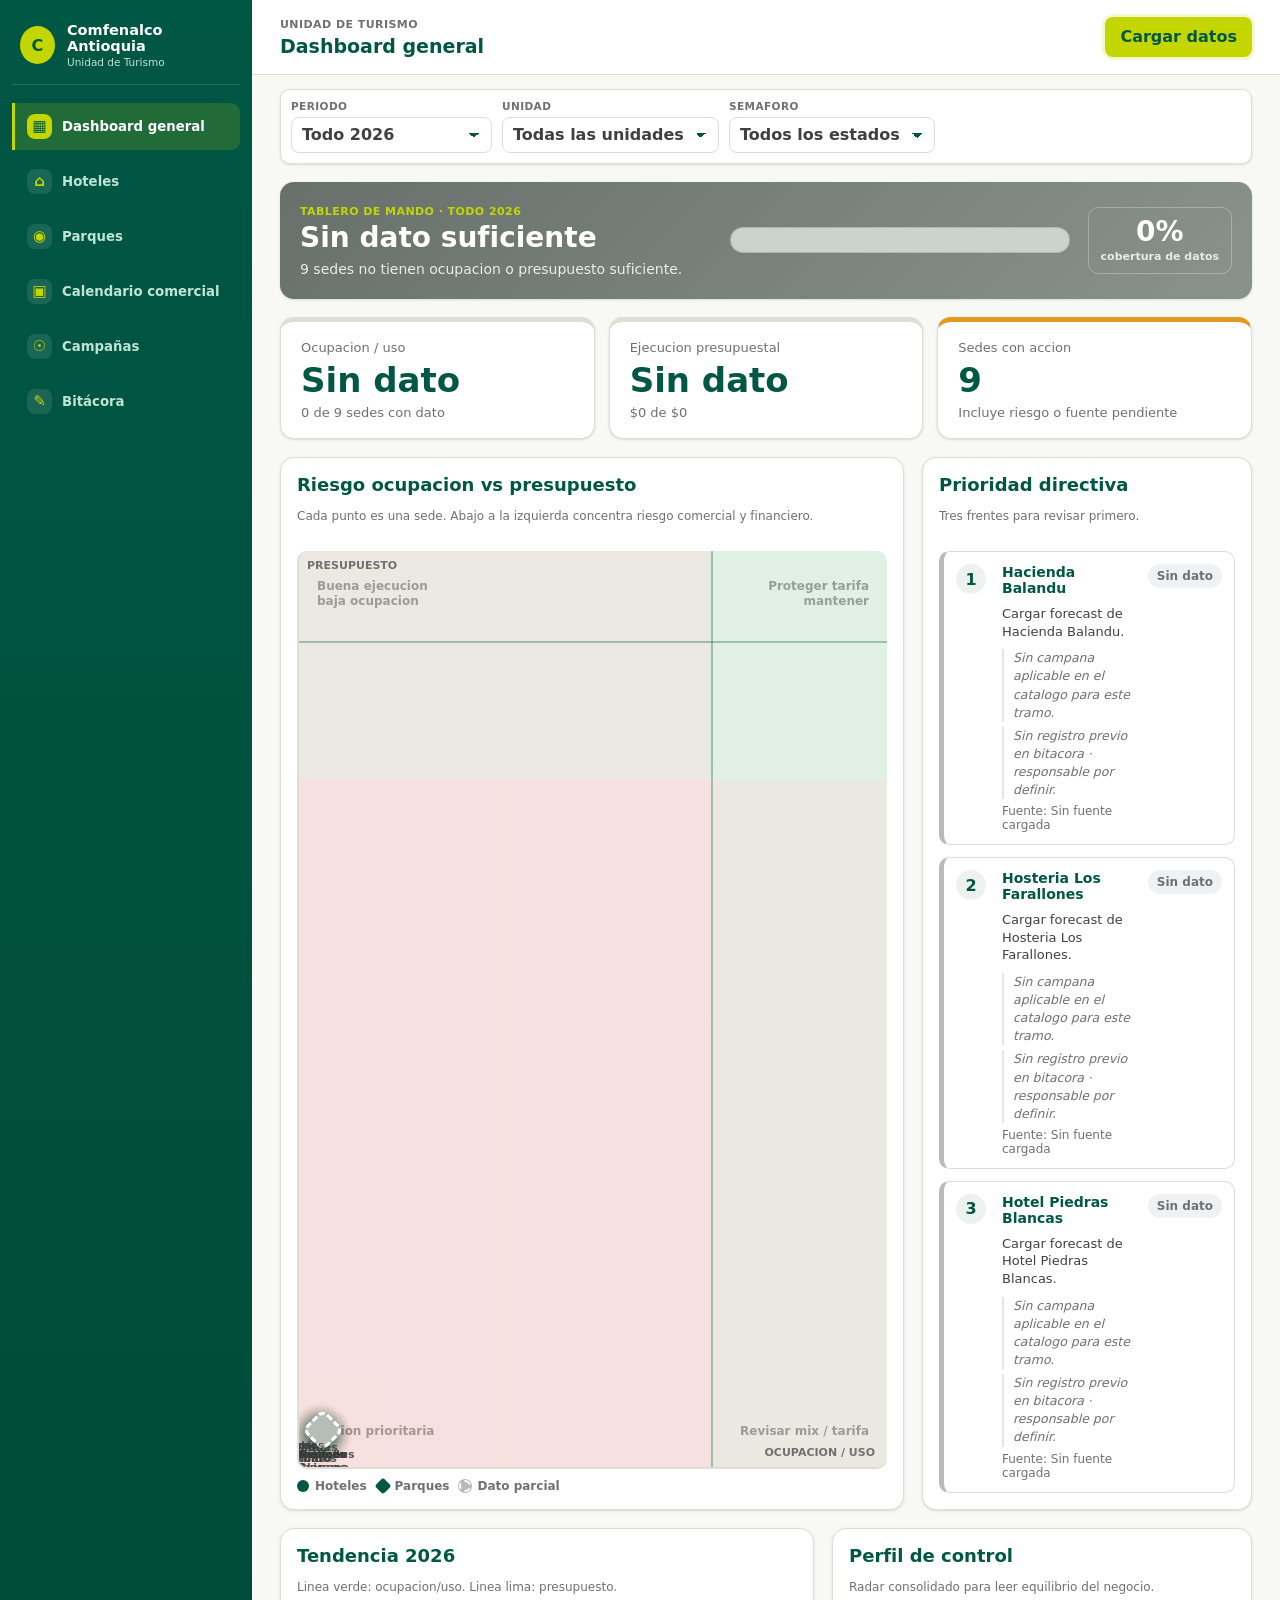
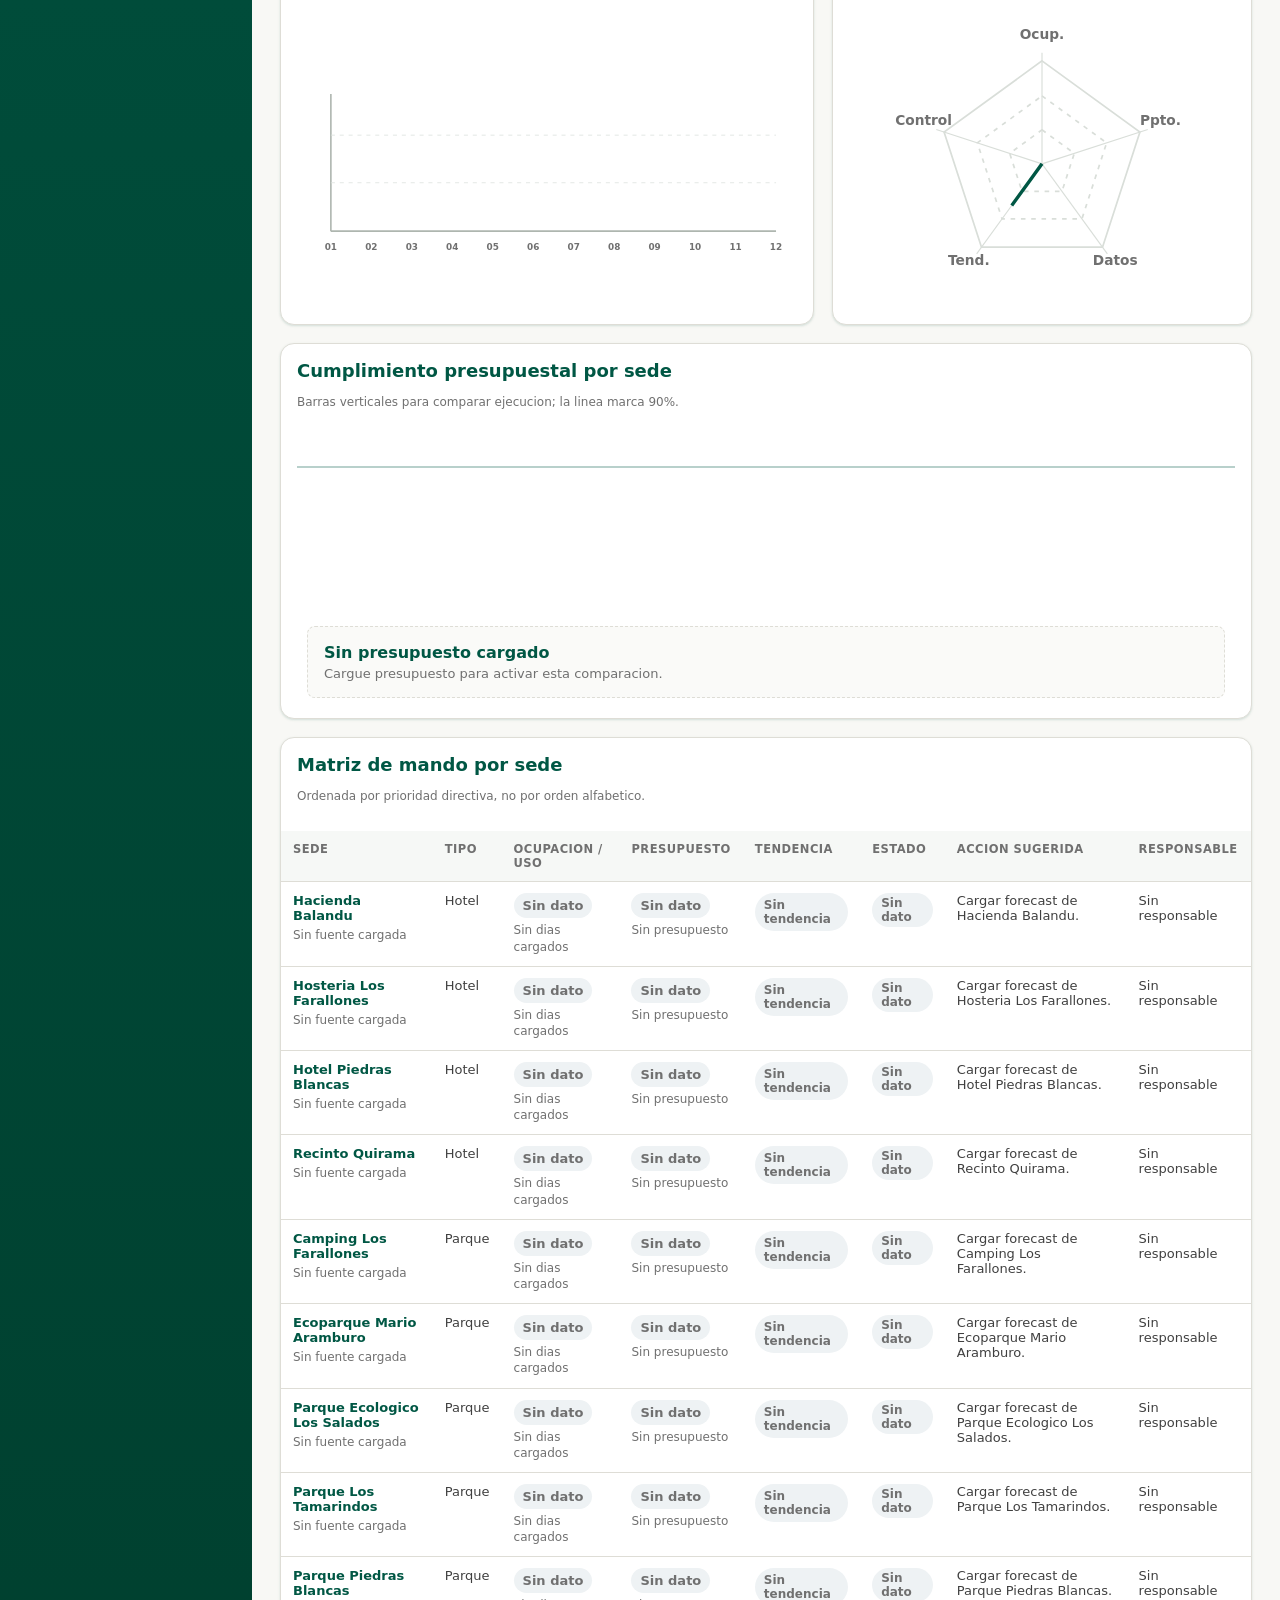
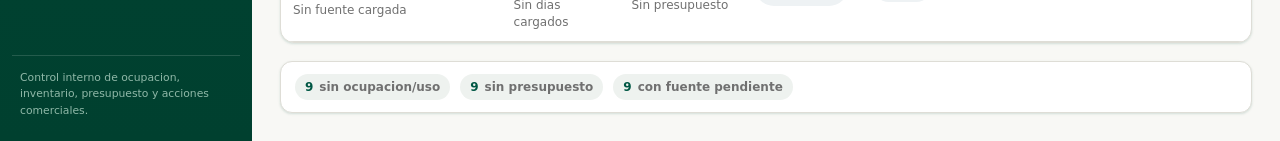
<file: index.html>
<!doctype html>
<html lang="es">
<head>
  <meta charset="utf-8">
  <meta name="viewport" content="width=device-width, initial-scale=1">
  <title>Tablero de ocupacion y presupuesto · Comfenalco Antioquia</title>
  <link rel="stylesheet" href="./styles/app.css">
</head>
<body>
  <div class="app-shell">
    <aside class="sidebar">
      <div class="brand">
        <div class="brand-mark">C</div>
        <div>
          <strong>Comfenalco Antioquia</strong>
          <span>Unidad de Turismo</span>
        </div>
      </div>

      <nav id="appNav" class="nav"></nav>

      <div class="sidebar-note">
        Control interno de ocupacion, inventario, presupuesto y acciones comerciales.
      </div>
    </aside>

    <main class="main">
      <header class="topbar">
        <div>
          <p class="eyebrow">Unidad de Turismo</p>
          <h1 id="viewTitle">Dashboard general</h1>
        </div>
        <div class="header-actions">
          <div class="status-pill" id="dataStatus" hidden></div>
          <button type="button" class="btn-upload" id="btnHeaderDataLoad">Cargar datos</button>
        </div>
      </header>

      <section id="globalFilters" class="global-filter-shell"></section>
      <section id="appView" class="view"></section>
    </main>
  </div>

  <script type="module" src="./src/main.js"></script>
</body>
</html>
</file>
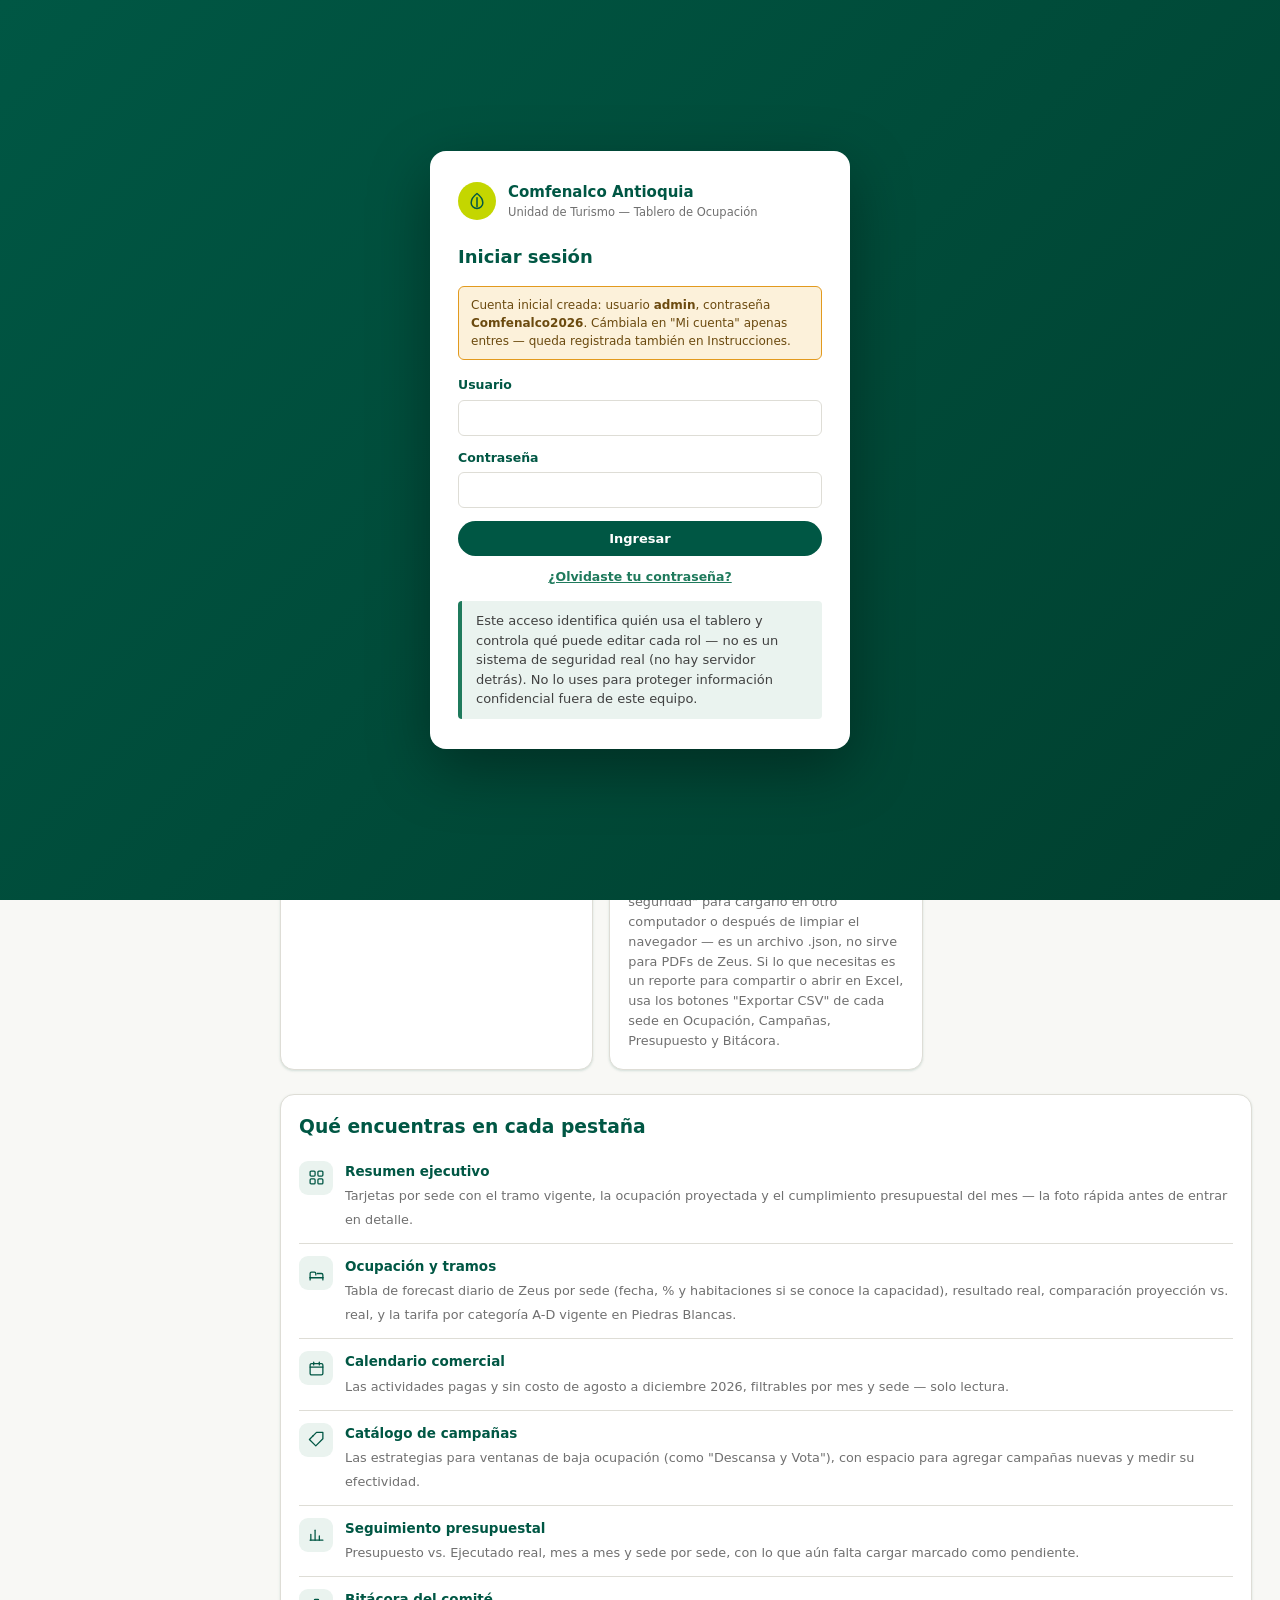
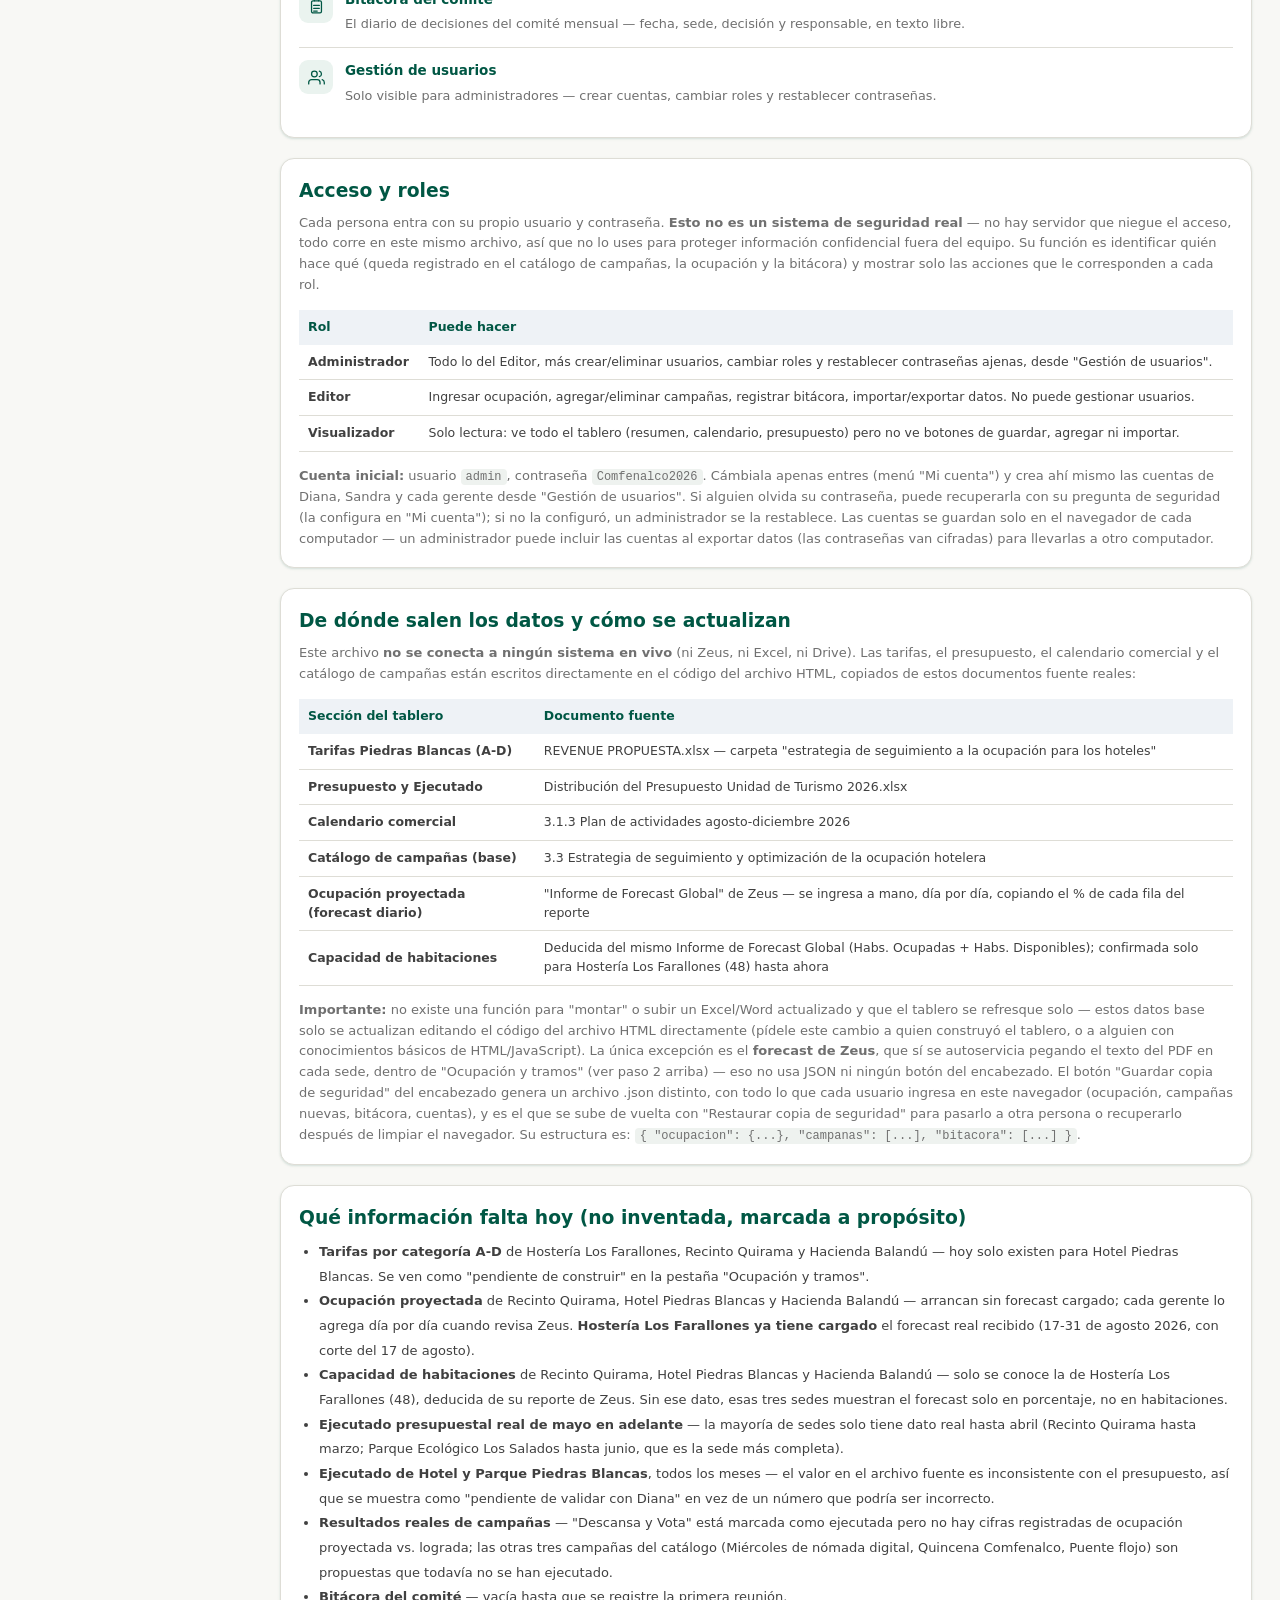
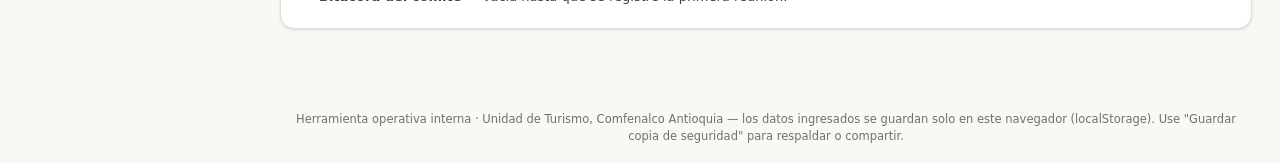
<file: 05-tablero-ocupacion/tablero-seguimiento-ocupacion-v2.html>
<!DOCTYPE html>
<html lang="es">
<head>
<meta charset="UTF-8">
<meta name="viewport" content="width=device-width, initial-scale=1.0">
<title>Tablero de Ocupación y Comercial · Unidad de Turismo Comfenalco Antioquia</title>
<!-- Sin dependencias externas: el gráfico de la pestaña "Seguimiento
     presupuestal" se construye con divs y CSS (ver renderBudgetChart), no
     con una librería cargada desde una CDN. Así el tablero funciona igual
     completamente sin conexión a internet, incluidos los gráficos. -->
<style>
/* ============================================================
   LIMITACIÓN DE PERSISTENCIA — LÉASE ANTES DE USAR
   Este tablero guarda todo lo que el usuario ingresa (ocupación,
   campañas nuevas, bitácora) en localStorage del NAVEGADOR donde
   se abre el archivo. No hay servidor ni base de datos: si este
   mismo archivo .html se abre en otro computador, o en otro
   navegador del mismo computador, NO va a ver los datos guardados
   aquí. Use el botón "Guardar copia de seguridad" para descargar un
   respaldo en JSON y "Restaurar copia de seguridad" para cargarlo en
   otra máquina o después de limpiar el navegador.

   PALETA — tomada de comfenalcoantioquia.com.co/personas (colores
   computados reales del sitio, no una aproximación):
     verde institucional oscuro  #005744  (encabezados, texto de marca)
     verde lima de acento        #C4D600  (botones tipo píldora, CTAs)
     verde secundario            #1E9B32  (usado aquí solo para el
                                            semáforo de tramo "Estándar",
                                            para no confundirlo con el
                                            verde oscuro de la marca)
   Tipografía: system-ui en todo el tablero (sin fuentes externas — el
   sitio real usa la fuente "Mitr" de Google Fonts en sus títulos, pero
   cargarla exigiría una segunda dependencia de red; --font-display usa
   el system-ui en negrita para acercarse a ese mismo peso visual sin
   depender de internet para verse bien).
   El semáforo de tramos (verde/ámbar/rojo) usa sus propios tonos,
   independientes de la marca, porque ese código de color tiene que
   seguir leyéndose como semáforo — si el "Estándar" usara el mismo
   verde oscuro que encabezados y botones, dejaría de destacar.
   ============================================================ */

:root{
  --navy:#005744;
  --navy-dark:#00402F;
  --navy-soft:#1F7A5C;
  --gold:#C4D600;
  --gold-soft:#DCE96B;
  --gold-text:#005744;
  --gray:#404040;
  --gray-soft:#707070;
  --bg:#F8F8F5;
  --card-bg:#FFFFFF;
  --border:#DEDDD6;
  --verde:#1E9B32;
  --verde-bg:#E9F5E7;
  --amarillo:#E29A1E;
  --amarillo-bg:#FCF1DA;
  --rojo:#C0362B;
  --rojo-bg:#FBE9E8;
  --semaforo-housing:#26332A;
  --shadow: 0 1px 3px rgba(0,87,68,0.10), 0 1px 2px rgba(0,87,68,0.06);
  --font-display: system-ui, -apple-system, "Segoe UI", Roboto, sans-serif;
}

*{box-sizing:border-box;}
html,body{margin:0;padding:0;}
body{
  font-family: system-ui, -apple-system, "Segoe UI", Roboto, Helvetica, Arial, sans-serif;
  background:var(--bg);
  color:var(--gray);
  line-height:1.5;
  min-height:100vh;
}
h1,h2,h3,h4{color:var(--navy); margin:0 0 8px 0; font-family:var(--font-display); font-weight:600;}
a{color:var(--navy);}
table{border-collapse:collapse; width:100%;}
button{font-family:inherit; cursor:pointer;}
input,select,textarea{font-family:inherit; font-size:14px;}

/* ---------- APP SHELL: sidebar + content column ---------- */
.app-shell{display:flex; align-items:stretch; min-height:100vh;}

.sidebar{
  width:252px;
  flex-shrink:0;
  background:linear-gradient(180deg, var(--navy) 0%, var(--navy-dark) 100%);
  display:flex;
  flex-direction:column;
  position:sticky;
  top:0;
  align-self:flex-start;
  height:100vh;
}
.sidebar-brand{
  display:flex;
  align-items:center;
  gap:11px;
  padding:22px 20px 18px 20px;
  border-bottom:1px solid rgba(255,255,255,0.14);
}
.brand-mark{
  width:38px; height:38px; border-radius:50%;
  background:var(--gold);
  display:flex; align-items:center; justify-content:center;
  flex-shrink:0;
}
.brand-mark svg{width:20px; height:20px; stroke:var(--gold-text);}
.brand-text{display:flex; flex-direction:column; line-height:1.3; min-width:0;}
.brand-text strong{color:#fff; font-family:var(--font-display); font-size:14.5px; font-weight:600;}
.brand-text span{color:#BFE3D4; font-size:10.5px;}

/* ---------- NAV TABS (sidebar items) ---------- */
nav.tabs{
  flex:1;
  display:flex;
  flex-direction:column;
  gap:2px;
  padding:14px 12px;
  overflow-y:auto;
}
nav.tabs button{
  background:transparent;
  border:none;
  border-left:3px solid transparent;
  color:#BFE3D4;
  padding:11px 12px;
  font-size:13.3px;
  font-weight:600;
  font-family:var(--font-display);
  text-align:left;
  border-radius:0 9px 9px 0;
  display:flex;
  align-items:center;
  gap:10px;
  cursor:pointer;
  transition:background .15s ease, color .15s ease;
}
nav.tabs button svg{width:17px; height:17px; flex-shrink:0; opacity:.8;}
nav.tabs button:hover{background:rgba(255,255,255,0.08); color:#fff;}
nav.tabs button.active{
  background:rgba(196,214,0,0.16);
  color:#fff;
  border-left-color:var(--gold);
}
nav.tabs button.active svg{opacity:1; stroke:var(--gold);}
.sidebar-footer{
  padding:14px 20px 20px 20px;
  border-top:1px solid rgba(255,255,255,0.14);
  color:#8FB8A8;
  font-size:10.3px;
  line-height:1.5;
}

.content-col{flex:1; display:flex; flex-direction:column; min-width:0;}

/* ---------- HEADER (top bar of content column) ---------- */
header.app-header{
  background:#fff;
  color:var(--navy);
  padding:16px 28px;
  display:flex;
  justify-content:space-between;
  align-items:center;
  flex-wrap:wrap;
  gap:12px;
  border-bottom:1px solid var(--border);
  position:sticky;
  top:0;
  z-index:20;
}
header.app-header .titles h1{
  color:var(--navy);
  font-size:18.5px;
  margin:0;
  font-family:var(--font-display);
  font-weight:600;
}
header.app-header .titles p{
  margin:2px 0 0 0;
  font-size:12.5px;
  color:var(--gray-soft);
}
.header-actions{display:flex; gap:8px; flex-wrap:wrap;}
.btn{
  border:1px solid transparent;
  border-radius:999px;
  padding:9px 18px;
  font-size:13px;
  font-weight:600;
  display:inline-flex;
  align-items:center;
  gap:6px;
  transition:filter .15s ease, background .15s ease;
  cursor:pointer;
}
.btn svg{width:15px; height:15px; flex-shrink:0;}
.btn:hover{filter:brightness(1.08);}
.btn-gold{background:var(--gold); color:var(--gold-text); border-color:var(--gold);}
.btn-outline{background:transparent; color:#fff; border-color:rgba(255,255,255,0.55);}
.btn-outline:hover{background:rgba(255,255,255,0.10);}
.btn-navy{background:var(--navy); color:#fff;}
.btn-navy:hover{background:var(--navy-soft);}
.btn-ghost{background:transparent; color:var(--navy); border:1px solid var(--border);}
.btn-ghost:hover{background:#EFF3F1;}
.btn-danger{background:#fff; color:var(--rojo); border:1px solid var(--rojo);}
.btn-sm{padding:6px 12px; font-size:12px;}
input[type=file].hidden-file{display:none;}

/* ---------- LAYOUT ---------- */
main{padding:24px 28px 64px 28px; max-width:1400px; width:100%; margin:0 auto;}
.tab-panel{display:none;}
.tab-panel.active{display:block; animation:fadeIn .2s ease;}
@keyframes fadeIn{from{opacity:0; transform:translateY(4px);} to{opacity:1; transform:translateY(0);}}

.section-title{
  display:flex;
  align-items:baseline;
  justify-content:space-between;
  flex-wrap:wrap;
  gap:8px;
  margin-bottom:14px;
  border-bottom:2px solid var(--border);
  padding-bottom:10px;
}
.section-title h2{font-size:19px; margin:0;}
.section-title .subtitle{font-size:13px; color:var(--gray-soft);}

.card{
  background:var(--card-bg);
  border:1px solid var(--border);
  border-radius:14px;
  box-shadow:var(--shadow);
  padding:18px;
}
.note{
  background:#EAF3EF;
  border-left:4px solid var(--navy-soft);
  padding:10px 14px;
  border-radius:4px;
  font-size:13px;
  color:var(--gray);
  margin-bottom:16px;
}
.note.pending{border-left-color:var(--amarillo); background:var(--amarillo-bg);}
.badge{
  display:inline-block;
  font-size:11px;
  font-weight:700;
  padding:3px 9px;
  border-radius:20px;
  text-transform:uppercase;
  letter-spacing:.02em;
}
.badge-verde{background:var(--verde-bg); color:var(--verde);}
.badge-amarillo{background:var(--amarillo-bg); color:var(--amarillo);}
.badge-rojo{background:var(--rojo-bg); color:var(--rojo);}
.badge-gray{background:#EAECEF; color:var(--gray-soft);}
.badge-navy{background:#E4EBF1; color:var(--navy);}

/* ---------- KPI CARDS (Resumen ejecutivo) ---------- */
.kpi-grid{
  display:grid;
  grid-template-columns:repeat(auto-fit, minmax(255px,1fr));
  gap:16px;
  margin-bottom:26px;
}
.kpi-card{
  background:var(--card-bg);
  border:1px solid var(--border);
  border-radius:14px;
  box-shadow:var(--shadow);
  overflow:hidden;
  display:flex;
  flex-direction:column;
  transition:transform .15s ease, box-shadow .15s ease;
}
.kpi-card:hover{transform:translateY(-3px); box-shadow:0 6px 18px rgba(0,87,68,0.14);}
.kpi-card .kpi-stripe{height:6px;}
.kpi-stripe.verde{background:var(--verde);}
.kpi-stripe.amarillo{background:var(--amarillo);}
.kpi-stripe.rojo{background:var(--rojo);}
.kpi-stripe.neutro{background:var(--border);}
.kpi-card .kpi-body{padding:16px 18px 18px 18px;}
.kpi-title-row{display:flex; align-items:center; gap:10px; margin-bottom:2px;}
.kpi-icon{
  width:32px; height:32px; border-radius:9px; background:#EAF3EF; color:var(--navy);
  display:flex; align-items:center; justify-content:center; flex-shrink:0;
}
.kpi-icon svg{width:17px; height:17px;}
.kpi-card h3{font-size:14.5px; margin:0;}
.kpi-card .kpi-role{font-size:11.5px; color:var(--gray-soft); margin:4px 0 10px 0;}
.kpi-row{display:flex; justify-content:space-between; align-items:center; margin-top:8px; font-size:13px;}
.kpi-row .label{color:var(--gray-soft);}
.kpi-row .value{font-weight:700; color:var(--navy);}
.kpi-big{font-size:26px; font-weight:800; color:var(--navy); margin-top:2px;}

/* ---------- SEMÁFORO (rojo/amarillo/verde real, no solo un color de acento) ---------- */
.semaforo{
  display:inline-flex;
  flex-direction:column;
  gap:5px;
  background:var(--semaforo-housing);
  border-radius:9px;
  padding:6px 5px;
  flex-shrink:0;
}
.semaforo.horizontal{flex-direction:row;}
.semaforo .luz{
  width:12px; height:12px; border-radius:50%;
  background:rgba(255,255,255,0.14);
  transition:background .15s ease, box-shadow .15s ease;
}
.semaforo .luz.rojo.active{background:var(--rojo); box-shadow:0 0 7px 1.5px rgba(192,54,43,0.75);}
.semaforo .luz.amarillo.active{background:var(--amarillo); box-shadow:0 0 7px 1.5px rgba(226,154,30,0.75);}
.semaforo .luz.verde.active{background:var(--verde); box-shadow:0 0 7px 1.5px rgba(30,155,50,0.75);}
.semaforo.lg .luz{width:16px; height:16px;}
.semaforo.lg{padding:8px 7px; gap:7px; border-radius:11px;}

/* ---------- FORMS ---------- */
.form-grid{
  display:grid;
  grid-template-columns:repeat(auto-fit,minmax(180px,1fr));
  gap:14px;
  align-items:end;
}
.field label{
  display:block;
  font-size:12.5px;
  font-weight:600;
  color:var(--navy);
  margin-bottom:5px;
}
.field input, .field select, .field textarea{
  width:100%;
  padding:9px 10px;
  border:1px solid var(--border);
  border-radius:6px;
  background:#fff;
  color:var(--gray);
}
.field input:focus, .field select:focus, .field textarea:focus{
  outline:2px solid var(--navy-soft);
  outline-offset:1px;
}
.field-hint{font-size:11.5px; color:var(--gray-soft); margin-top:4px;}

/* ---------- SEDE OCUPACIÓN CARDS ---------- */
.sede-occ-card{margin-bottom:20px;}
.sede-occ-head{
  display:flex;
  justify-content:space-between;
  align-items:flex-start;
  flex-wrap:wrap;
  gap:10px;
  margin-bottom:14px;
}
.sede-occ-head h3{margin:0; font-size:17px;}
.sede-occ-head .mezcla{font-size:12px; color:var(--gray-soft);}
.tramo-result{
  display:flex;
  align-items:center;
  gap:14px;
  margin-top:14px;
  padding:14px;
  border-radius:8px;
  background:#F8F9FB;
  border:1px solid var(--border);
}
.tramo-text .tramo-name{font-weight:800; font-size:16px; color:var(--navy);}
.tramo-text .tramo-desc{font-size:12.5px; color:var(--gray-soft);}
.tramo-text .tramo-abs{font-size:12.5px; color:var(--navy); font-weight:600; margin-top:2px;}

/* ---------- FORECAST DIARIO (Zeus) ---------- */
.forecast-wrap{overflow-x:auto; border:1px solid var(--border); border-radius:8px; margin-top:10px;}
table.forecast-table{font-size:12.5px; min-width:520px;}
table.forecast-table th{background:#EEF2EF; color:var(--navy); padding:7px 9px; text-align:left;}
table.forecast-table td{padding:6px 9px; border-bottom:1px solid var(--border);}
table.forecast-table tr:last-child td{border-bottom:none;}
table.forecast-table tr.hoy{background:var(--amarillo-bg);}
table.forecast-table .dow{color:var(--gray-soft); font-size:11px; text-transform:uppercase;}
.forecast-add-row{display:flex; gap:8px; align-items:flex-end; margin-top:10px; flex-wrap:wrap;}
.forecast-add-row .field{margin-bottom:0; min-width:130px;}
.forecast-meta{display:flex; justify-content:space-between; align-items:center; flex-wrap:wrap; gap:8px; margin-bottom:8px;}
.patron-box{
  background:#EEF2F6; border-left:4px solid var(--navy-soft); border-radius:4px;
  padding:9px 12px; font-size:12.5px; color:var(--gray); margin-top:12px;
}

/* ---------- COMPARACIÓN PROYECCIÓN VS. REAL Y RECOMENDACIÓN ---------- */
.compare-grid{
  display:grid;
  grid-template-columns:repeat(auto-fit, minmax(135px,1fr));
  gap:12px;
  margin-top:14px;
}
.compare-stat{background:#F8F9FB; border:1px solid var(--border); border-radius:8px; padding:10px 12px;}
.compare-stat .compare-label{font-size:10.8px; color:var(--gray-soft); text-transform:uppercase; letter-spacing:.02em; font-weight:700;}
.compare-stat .compare-value{font-size:19px; font-weight:800; color:var(--navy); margin-top:3px;}
.compare-stat .compare-value.pos{color:var(--verde);}
.compare-stat .compare-value.neg{color:var(--rojo);}

.recomendacion-box{
  border-radius:8px; padding:14px; margin-top:14px; border:1px solid var(--border);
  display:flex; gap:12px; align-items:flex-start;
}
.recomendacion-box.precio{background:#EAF3EF; border-color:var(--verde);}
.recomendacion-box.mantener{background:#EEF2F6; border-color:var(--navy-soft);}
.recomendacion-box.promocional{background:var(--amarillo-bg); border-color:var(--amarillo);}
.recomendacion-box.promocional-urgente{background:var(--rojo-bg); border-color:var(--rojo);}
.recomendacion-box.sin-dato{background:#F4F4F2; border-color:var(--border);}
.recomendacion-box.cierre-operativo{background:#F4F4F2; border-color:var(--border);}
.recomendacion-icon{
  width:30px; height:30px; border-radius:50%; display:flex; align-items:center; justify-content:center;
  flex-shrink:0; background:#fff; box-shadow:0 1px 2px rgba(0,0,0,0.12);
}
.recomendacion-icon svg{width:16px; height:16px;}
.recomendacion-body{flex:1;}
.recomendacion-title{font-weight:700; font-size:12.5px; color:var(--navy); text-transform:uppercase; letter-spacing:.02em; margin-bottom:3px;}
.recomendacion-text{font-size:13px; color:var(--gray); line-height:1.55;}
.recomendacion-alerta{
  margin-top:9px; padding-top:9px; border-top:1px solid rgba(0,0,0,0.10);
  font-size:12.5px; color:var(--rojo); font-weight:600; line-height:1.5;
}

table.rate-table{margin-top:10px; font-size:13px;}
table.rate-table th, table.rate-table td{
  border:1px solid var(--border);
  padding:7px 10px;
  text-align:center;
}
table.rate-table th{background:var(--navy); color:#fff; font-weight:600;}
table.rate-table tr.highlight td{background:var(--verde-bg); font-weight:700;}
table.rate-table tr.highlight.amarillo td{background:var(--amarillo-bg);}
table.rate-table tr.highlight.rojo td{background:var(--rojo-bg);}
table.rate-table td:first-child, table.rate-table th:first-child{text-align:left; font-weight:600;}

.calendar-rules{font-size:12.5px; color:var(--gray); margin-top:12px;}
.calendar-rules ul{margin:6px 0 0 0; padding-left:18px;}
.calendar-rules li{margin-bottom:4px;}

/* ---------- QUIRAMA SPLIT ---------- */
.quirama-split{
  display:grid;
  grid-template-columns:1fr 1fr;
  gap:14px;
  margin-top:12px;
}
.split-box{
  border-radius:8px;
  padding:12px 14px;
  border:1px solid var(--border);
}
.split-box.individual{background:#EEF6EF; border-color:var(--verde);}
.split-box.empresarial{background:#EEF2F6; border-color:var(--navy-soft);}
.split-box .split-label{font-size:11.5px; font-weight:700; text-transform:uppercase; letter-spacing:.03em; color:var(--gray-soft);}
.split-box .split-value{font-size:20px; font-weight:800; color:var(--navy); margin-top:2px;}
.split-box .split-note{font-size:11.5px; color:var(--gray-soft); margin-top:4px;}

/* ---------- CALENDAR TAB ---------- */
.filters-row{
  display:flex;
  gap:10px;
  flex-wrap:wrap;
  margin-bottom:16px;
  align-items:center;
}
.chip-group{display:flex; flex-wrap:wrap; gap:6px;}
.chip{
  border:1px solid var(--border);
  background:#fff;
  color:var(--gray);
  padding:6px 13px;
  border-radius:20px;
  font-size:12.5px;
  font-weight:600;
}
.chip.active{background:var(--navy); color:#fff; border-color:var(--navy);}
.calendar-table-wrap{overflow-x:auto; border:1px solid var(--border); border-radius:10px;}
table.calendar-table{font-size:13px; min-width:900px;}
table.calendar-table th{
  background:var(--navy); color:#fff; text-align:left; padding:10px 12px; position:sticky; top:0;
}
table.calendar-table td{padding:10px 12px; border-bottom:1px solid var(--border); vertical-align:top;}
table.calendar-table tr:nth-child(even){background:#FAFBFC;}
.tipo-tag{font-size:11px; font-weight:700; padding:2px 8px; border-radius:12px;}
.tipo-tag.paga{background:var(--amarillo-bg); color:var(--amarillo);}
.tipo-tag.sincosto{background:var(--verde-bg); color:var(--verde);}

/* ---------- CAMPAIGN CATALOG ---------- */
table.campaign-table{font-size:12.8px;}
table.campaign-table th{background:var(--navy); color:#fff; padding:9px 10px; text-align:left;}
table.campaign-table td{padding:9px 10px; border-bottom:1px solid var(--border);}
table.campaign-table tr:nth-child(even){background:#FAFBFC;}
.status-tag{font-size:10.5px; font-weight:700; padding:2px 8px; border-radius:10px;}
.status-tag.ejecutada{background:var(--verde-bg); color:var(--verde);}
.status-tag.propuesta{background:#EAECEF; color:var(--gray-soft);}
.eff-bar-wrap{width:80px; height:8px; background:#EAECEF; border-radius:4px; overflow:hidden; margin-top:3px;}
.eff-bar{height:100%; background:var(--verde);}

/* ---------- BUDGET TAB (gráfico propio en CSS, sin librería externa) ---------- */
.chart-card{margin-bottom:22px;}
.chart-container{position:relative;}
.month-select-row{display:flex; align-items:center; gap:10px; margin-bottom:14px; flex-wrap:wrap;}
.bar-legend{display:flex; gap:20px; margin-bottom:16px; font-size:12.5px; color:var(--gray-soft); flex-wrap:wrap;}
.bar-legend span{display:inline-flex; align-items:center; gap:7px;}
.bar-legend .dot{width:11px; height:11px; border-radius:3px; display:inline-block; flex-shrink:0;}
.bar-legend .dot.ppto{background:var(--navy);}
.bar-legend .dot.ejec{background:var(--gold);}
.bar-legend .dot.pending{background:repeating-linear-gradient(45deg, #D8D8D2, #D8D8D2 4px, #EFEFEA 4px, #EFEFEA 8px);}
.bar-group{padding:13px 0; border-bottom:1px solid var(--border);}
.bar-group:last-child{border-bottom:none;}
.bar-group-label{font-weight:700; color:var(--navy); font-size:13.5px; margin-bottom:9px;}
.bar-row{display:flex; align-items:center; gap:10px; margin-bottom:7px;}
.bar-row:last-child{margin-bottom:0;}
.bar-tag{width:34px; flex-shrink:0; font-size:10px; font-weight:700; color:var(--gray-soft); text-transform:uppercase; letter-spacing:.02em;}
.bar-track{flex:1; height:15px; background:#EEF0EC; border-radius:4px; overflow:hidden;}
.bar-fill{height:100%; border-radius:4px;}
.bar-fill.ppto{background:var(--navy);}
.bar-fill.ejec{background:var(--gold);}
.bar-fill.pending{background:repeating-linear-gradient(45deg, #D8D8D2, #D8D8D2 5px, #EFEFEA 5px, #EFEFEA 10px);}
.bar-num{width:195px; flex-shrink:0; font-size:12px; color:var(--gray); text-align:right; font-variant-numeric:tabular-nums;}
.bar-num.pending{color:var(--gray-soft); font-style:italic;}
@media (max-width:640px){
  .bar-num{width:110px; font-size:11px;}
  .bar-tag{width:28px;}
}
table.budget-detail{font-size:12.5px; margin-top:14px;}
table.budget-detail th{background:#EEF2F6; color:var(--navy); padding:8px 9px; text-align:right;}
table.budget-detail th:first-child{text-align:left;}
table.budget-detail td{padding:8px 9px; border-bottom:1px solid var(--border); text-align:right;}
table.budget-detail td:first-child{text-align:left; font-weight:600;}
.pendiente-text{color:var(--gray-soft); font-style:italic;}
details.sede-detail{margin-bottom:10px; border:1px solid var(--border); border-radius:8px; overflow:hidden;}
details.sede-detail summary{
  padding:11px 14px; background:#F8F9FB; cursor:pointer; font-weight:700; color:var(--navy);
  list-style:none; display:flex; justify-content:space-between; align-items:center;
}
details.sede-detail summary::-webkit-details-marker{display:none;}
details.sede-detail .detail-inner{padding:0 14px 14px 14px;}

/* ---------- BITACORA ---------- */
.log-entry{
  border:1px solid var(--border);
  border-left:4px solid var(--navy);
  border-radius:6px;
  padding:12px 14px;
  margin-bottom:10px;
  background:#fff;
}
.log-entry .log-meta{display:flex; justify-content:space-between; font-size:11.5px; color:var(--gray-soft); margin-bottom:5px;}
.log-entry .log-decision{font-size:13.5px; color:var(--gray);}
.log-empty{color:var(--gray-soft); font-size:13px; font-style:italic;}

/* ---------- INSTRUCCIONES ---------- */
.instr-hero{
  background:linear-gradient(135deg, var(--navy) 0%, var(--navy-soft) 100%);
  border-radius:16px;
  padding:26px 28px;
  color:#fff;
  margin-bottom:22px;
  display:flex;
  align-items:center;
  gap:20px;
  flex-wrap:wrap;
}
.instr-hero .instr-hero-icon{
  width:56px; height:56px; border-radius:50%; background:var(--gold);
  display:flex; align-items:center; justify-content:center; flex-shrink:0;
}
.instr-hero .instr-hero-icon svg{width:28px; height:28px; stroke:var(--gold-text);}
.instr-hero h2{color:#fff; margin:0 0 4px 0;}
.instr-hero p{margin:0; color:#D8ECE3; font-size:13.5px; max-width:640px;}

.instr-grid{
  display:grid;
  grid-template-columns:repeat(auto-fit, minmax(280px,1fr));
  gap:16px;
  margin-bottom:24px;
}
.instr-card{
  background:var(--card-bg);
  border:1px solid var(--border);
  border-radius:14px;
  padding:18px;
  box-shadow:var(--shadow);
}
.instr-card .instr-step-num{
  width:28px; height:28px; border-radius:50%; background:var(--navy); color:#fff;
  display:flex; align-items:center; justify-content:center; font-weight:700; font-size:13px;
  font-family:var(--font-display); margin-bottom:10px;
}
.instr-card h4{margin:0 0 6px 0; font-size:14.5px;}
.instr-card p{margin:0; font-size:12.8px; color:var(--gray-soft); line-height:1.55;}
.instr-tab-list{list-style:none; margin:0; padding:0;}
.instr-tab-list li{
  display:flex; align-items:flex-start; gap:12px;
  padding:12px 0; border-bottom:1px solid var(--border);
}
.instr-tab-list li:last-child{border-bottom:none;}
.instr-tab-list .instr-tab-icon{
  width:34px; height:34px; border-radius:9px; background:#EAF3EF; color:var(--navy);
  display:flex; align-items:center; justify-content:center; flex-shrink:0;
}
.instr-tab-list .instr-tab-icon svg{width:17px; height:17px;}
.instr-tab-list strong{display:block; font-size:13.5px; color:var(--navy); margin-bottom:2px;}
.instr-tab-list span{font-size:12.8px; color:var(--gray-soft); line-height:1.5;}

/* ---------- MODAL ---------- */
.modal-overlay{
  position:fixed; inset:0; background:rgba(0,44,34,0.55);
  display:none; align-items:center; justify-content:center; z-index:1000; padding:20px;
}
.modal-overlay.open{display:flex;}
.modal-box{
  background:#fff; border-radius:14px; max-width:560px; width:100%;
  max-height:88vh; overflow-y:auto; box-shadow:0 10px 40px rgba(0,0,0,0.25);
}
.modal-head{
  background:var(--navy); color:#fff; padding:16px 20px; display:flex; justify-content:space-between; align-items:center;
  border-radius:14px 14px 0 0;
}
.modal-head h3{color:#fff; margin:0; font-size:16px; font-family:var(--font-display); font-weight:600;}
.modal-close{background:transparent; border:none; color:#fff; font-size:20px; line-height:1;}
.modal-body{padding:20px;}
.modal-footer{padding:14px 20px; border-top:1px solid var(--border); display:flex; justify-content:flex-end; gap:10px;}
.modal-body .field{margin-bottom:12px;}

/* ---------- TOAST ---------- */
#toast{
  position:fixed; bottom:22px; right:22px; background:var(--navy); color:#fff;
  padding:12px 18px; border-radius:8px; box-shadow:var(--shadow); font-size:13.5px;
  display:none; z-index:1100; max-width:340px; border-left:4px solid var(--gold);
}
#toast.show{display:block; animation:fadeIn .2s ease;}

footer.app-footer{
  text-align:center; padding:18px 28px; font-size:11.5px; color:var(--gray-soft);
}

@media (max-width: 900px){
  .app-shell{flex-direction:column;}
  .sidebar{
    width:100%; height:auto; position:sticky; top:0; z-index:30;
    flex-direction:row; align-items:center;
  }
  .sidebar-brand{border-bottom:none; border-right:1px solid rgba(255,255,255,0.14); padding:12px 16px;}
  .brand-text{display:none;}
  nav.tabs{flex-direction:row; overflow-x:auto; padding:8px;}
  nav.tabs button{border-left:none; border-bottom:3px solid transparent; border-radius:8px; white-space:nowrap;}
  nav.tabs button.active{border-left-color:transparent; border-bottom-color:var(--gold);}
  .sidebar-footer{display:none;}
}

@media (max-width: 720px){
  main{padding:16px;}
  header.app-header{padding:14px 16px;}
  .quirama-split{grid-template-columns:1fr;}
}

/* ==========================================================================
   AUTENTICACIÓN (identificación + interfaz por rol -- NO es seguridad real:
   ver aviso completo en la pantalla de login y en Instrucciones).
   ========================================================================== */
.auth-overlay{
  position:fixed; inset:0; z-index:2000;
  background:linear-gradient(135deg, var(--navy) 0%, var(--navy-dark) 100%);
  display:flex; align-items:center; justify-content:center; padding:20px;
}
.auth-overlay.hidden{display:none;}
.auth-box{
  background:#fff; border-radius:16px; max-width:420px; width:100%;
  padding:30px 28px; box-shadow:0 20px 60px rgba(0,0,0,0.35);
}
.auth-brand{display:flex; align-items:center; gap:12px; margin-bottom:22px;}
.auth-brand strong{display:block; color:var(--navy); font-size:15px; font-family:var(--font-display); font-weight:600;}
.auth-brand span{display:block; color:var(--gray-soft); font-size:11.5px;}
.auth-step h2{font-size:18px; margin:0 0 16px 0;}
.auth-step .field{margin-bottom:13px;}
.auth-error{
  background:var(--rojo-bg); color:var(--rojo); border-radius:6px; padding:9px 12px;
  font-size:12.5px; margin-bottom:13px; font-weight:600;
}
.auth-link{
  display:block; width:100%; text-align:center; background:transparent; border:none;
  color:var(--navy-soft); font-size:12.5px; font-weight:600; margin-top:12px; cursor:pointer; text-decoration:underline;
}
.auth-seed-hint{
  background:var(--amarillo-bg); border:1px solid var(--amarillo); border-radius:6px;
  padding:9px 12px; font-size:12px; color:#6B4A0F; margin-bottom:16px; line-height:1.5;
}

/* ---------- Bloque de usuario en el sidebar ---------- */
.sidebar-user{
  display:flex; align-items:center; gap:9px; padding:13px 16px;
  border-top:1px solid rgba(255,255,255,0.14); border-bottom:1px solid rgba(255,255,255,0.14);
}
.sidebar-user-avatar{
  width:32px; height:32px; border-radius:50%; background:var(--gold); color:var(--gold-text);
  display:flex; align-items:center; justify-content:center; font-weight:700; font-size:12.5px; flex-shrink:0;
}
.sidebar-user-info{flex:1; min-width:0; line-height:1.3;}
.sidebar-user-info strong{display:block; color:#fff; font-size:12.5px; white-space:nowrap; overflow:hidden; text-overflow:ellipsis;}
.sidebar-user-info span{display:block; color:#BFE3D4; font-size:10.5px; text-transform:capitalize;}
.sidebar-logout{
  background:transparent; border:none; color:#BFE3D4; cursor:pointer; padding:6px; border-radius:6px; flex-shrink:0;
  display:flex; align-items:center; justify-content:center;
}
.sidebar-logout:hover{background:rgba(255,255,255,0.10); color:#fff;}
.sidebar-logout svg{width:16px; height:16px;}

/* ---------- Gestión de usuarios (tab admin) ---------- */
table.user-table{font-size:12.8px;}
table.user-table th{background:var(--navy); color:#fff; padding:9px 10px; text-align:left;}
table.user-table td{padding:9px 10px; border-bottom:1px solid var(--border);}
table.user-table tr:nth-child(even){background:#FAFBFC;}
.role-badge{font-size:10.5px; font-weight:700; padding:2px 9px; border-radius:10px; text-transform:capitalize;}
.role-badge.admin{background:#EAF3EF; color:var(--verde);}
.role-badge.editor{background:#E4EBF1; color:var(--navy);}
.role-badge.visualizador{background:#EAECEF; color:var(--gray-soft);}

/* Se ocultan según el rol de la sesión activa (ver applyRolePermissions) */
[data-min-role]{ }
.role-hidden{display:none !important;}
</style>
</head>
<body>

<!-- ============ PANTALLA DE ACCESO ============
     Identifica quién usa el tablero y qué puede ver/editar cada rol.
     No es un mecanismo de seguridad real: no hay servidor que niegue el
     acceso, todo corre en este mismo archivo. No la uses para proteger
     información confidencial fuera de este equipo (ver Instrucciones). -->
<div class="auth-overlay" id="authOverlay">
  <div class="auth-box">
    <div class="auth-brand">
      <div class="brand-mark">
        <svg viewBox="0 0 24 24" fill="none" stroke-width="1.8" stroke-linecap="round" stroke-linejoin="round"><path d="M12 3c-4 3-7 7-7 11a7 7 0 0 0 14 0c0-4-3-8-7-11z"/><path d="M12 8v11"/></svg>
      </div>
      <div>
        <strong>Comfenalco Antioquia</strong>
        <span>Unidad de Turismo — Tablero de Ocupación</span>
      </div>
    </div>

    <div class="auth-step" id="authStepLogin">
      <h2>Iniciar sesión</h2>
      <div id="authSeedHint" class="auth-seed-hint" style="display:none;"></div>
      <div class="field"><label>Usuario</label><input type="text" id="authUsername" autocomplete="username"></div>
      <div class="field"><label>Contraseña</label><input type="password" id="authPassword" autocomplete="current-password"></div>
      <div id="authLoginError" class="auth-error" style="display:none;"></div>
      <button class="btn btn-navy" id="btnLogin" style="width:100%; justify-content:center;">Ingresar</button>
      <button class="auth-link" id="btnGoForgot">¿Olvidaste tu contraseña?</button>
      <div class="note" style="margin-top:16px; margin-bottom:0;">Este acceso identifica quién usa el tablero y controla qué puede editar cada rol — no es un sistema de seguridad real (no hay servidor detrás). No lo uses para proteger información confidencial fuera de este equipo.</div>
    </div>

    <div class="auth-step" id="authStepForgot1" style="display:none;">
      <h2>Recuperar contraseña</h2>
      <div class="field"><label>Usuario</label><input type="text" id="forgotUsername" autocomplete="username"></div>
      <div id="authForgotError1" class="auth-error" style="display:none;"></div>
      <button class="btn btn-navy" id="btnForgotContinue" style="width:100%; justify-content:center;">Continuar</button>
      <button class="auth-link" id="btnBackToLogin1">Volver a iniciar sesión</button>
    </div>

    <div class="auth-step" id="authStepForgot2" style="display:none;">
      <h2>Responde tu pregunta de seguridad</h2>
      <p class="field-hint" id="forgotQuestionText" style="margin-bottom:14px;"></p>
      <div class="field"><label>Respuesta</label><input type="text" id="forgotAnswer"></div>
      <div class="field"><label>Nueva contraseña</label><input type="password" id="forgotNewPass" autocomplete="new-password"></div>
      <div class="field"><label>Confirmar nueva contraseña</label><input type="password" id="forgotNewPass2" autocomplete="new-password"></div>
      <div id="authForgotError2" class="auth-error" style="display:none;"></div>
      <button class="btn btn-navy" id="btnForgotReset" style="width:100%; justify-content:center;">Restablecer contraseña</button>
      <button class="auth-link" id="btnBackToLogin2">Volver a iniciar sesión</button>
    </div>
  </div>
</div>

<div class="app-shell">
<aside class="sidebar">
  <div class="sidebar-brand">
    <div class="brand-mark">
      <svg viewBox="0 0 24 24" fill="none" stroke-width="1.8" stroke-linecap="round" stroke-linejoin="round"><path d="M12 3c-4 3-7 7-7 11a7 7 0 0 0 14 0c0-4-3-8-7-11z"/><path d="M12 8v11"/></svg>
    </div>
    <div class="brand-text">
      <strong>Comfenalco Antioquia</strong>
      <span>Unidad de Turismo</span>
    </div>
  </div>

  <nav class="tabs" id="tabNav">
    <button data-tab="instrucciones" class="active">
      <svg viewBox="0 0 24 24" fill="none" stroke="currentColor" stroke-width="1.8" stroke-linecap="round" stroke-linejoin="round"><circle cx="12" cy="12" r="9"/><line x1="12" y1="10.5" x2="12" y2="16"/><circle cx="12" cy="7.6" r="0.9" fill="currentColor" stroke="none"/></svg>
      Instrucciones
    </button>
    <button data-tab="resumen">
      <svg viewBox="0 0 24 24" fill="none" stroke="currentColor" stroke-width="1.8" stroke-linecap="round" stroke-linejoin="round"><rect x="3" y="3" width="7" height="7" rx="1.4"/><rect x="14" y="3" width="7" height="7" rx="1.4"/><rect x="3" y="14" width="7" height="7" rx="1.4"/><rect x="14" y="14" width="7" height="7" rx="1.4"/></svg>
      Resumen ejecutivo
    </button>
    <button data-tab="ocupacion">
      <svg viewBox="0 0 24 24" fill="none" stroke="currentColor" stroke-width="1.8" stroke-linecap="round" stroke-linejoin="round"><path d="M3 18v-6a2 2 0 0 1 2-2h4a2 2 0 0 1 2 2v2"/><path d="M3 18h18"/><path d="M13 12h6a2 2 0 0 1 2 2v4"/><path d="M3 18v3"/><path d="M21 18v3"/></svg>
      Ocupación y tramos
    </button>
    <button data-tab="calendario">
      <svg viewBox="0 0 24 24" fill="none" stroke="currentColor" stroke-width="1.8" stroke-linecap="round" stroke-linejoin="round"><rect x="3" y="5" width="18" height="16" rx="2"/><line x1="3" y1="10" x2="21" y2="10"/><line x1="8" y1="3" x2="8" y2="7"/><line x1="16" y1="3" x2="16" y2="7"/></svg>
      Calendario comercial
    </button>
    <button data-tab="campanas">
      <svg viewBox="0 0 24 24" fill="none" stroke="currentColor" stroke-width="1.8" stroke-linecap="round" stroke-linejoin="round"><path d="M12 2 2 12l9 9 10-10V2h-9z"/><circle cx="7.2" cy="6.8" r="1.1" fill="currentColor" stroke="none"/></svg>
      Catálogo de campañas
    </button>
    <button data-tab="presupuesto">
      <svg viewBox="0 0 24 24" fill="none" stroke="currentColor" stroke-width="1.8" stroke-linecap="round" stroke-linejoin="round"><line x1="4" y1="20" x2="4" y2="12"/><line x1="10" y1="20" x2="10" y2="6"/><line x1="16" y1="20" x2="16" y2="14"/><line x1="21" y1="20" x2="3" y2="20"/></svg>
      Seguimiento presupuestal
    </button>
    <button data-tab="bitacora">
      <svg viewBox="0 0 24 24" fill="none" stroke="currentColor" stroke-width="1.8" stroke-linecap="round" stroke-linejoin="round"><rect x="5" y="4" width="14" height="17" rx="2"/><path d="M9 4V3a1 1 0 0 1 1-1h4a1 1 0 0 1 1 1v1"/><line x1="8" y1="10.5" x2="16" y2="10.5"/><line x1="8" y1="14.5" x2="16" y2="14.5"/><line x1="8" y1="18.5" x2="13" y2="18.5"/></svg>
      Bitácora del comité
    </button>
    <button data-tab="usuarios" id="navUsuarios" data-min-role="admin">
      <svg viewBox="0 0 24 24" fill="none" stroke="currentColor" stroke-width="1.8" stroke-linecap="round" stroke-linejoin="round"><path d="M17 21v-2a4 4 0 0 0-4-4H5a4 4 0 0 0-4 4v2"/><circle cx="9" cy="7" r="4"/><path d="M23 21v-2a4 4 0 0 0-3-3.87"/><path d="M16 3.13a4 4 0 0 1 0 7.75"/></svg>
      Gestión de usuarios
    </button>
  </nav>

  <div class="sidebar-user" id="sidebarUser">
    <div class="sidebar-user-avatar" id="sidebarUserAvatar">--</div>
    <div class="sidebar-user-info">
      <strong id="sidebarUserName">—</strong>
      <span id="sidebarUserRole">—</span>
    </div>
    <button class="sidebar-logout" id="btnLogout" title="Cerrar sesión">
      <svg viewBox="0 0 24 24" fill="none" stroke="currentColor" stroke-width="2" stroke-linecap="round" stroke-linejoin="round"><path d="M9 21H5a2 2 0 0 1-2-2V5a2 2 0 0 1 2-2h4"/><path d="M16 17l5-5-5-5"/><path d="M21 12H9"/></svg>
    </button>
  </div>
  <div class="sidebar-footer">Herramienta interna · datos guardados en este navegador</div>
</aside>

<div class="content-col">
<header class="app-header">
  <div class="titles">
    <h1>Tablero de Seguimiento y Optimización de Ocupación Hotelera</h1>
    <p>Comfenalco Antioquia · Unidad de Turismo — hoteles, parques y campañas comerciales</p>
  </div>
  <div class="header-actions">
    <button class="btn btn-gold" id="btnExport" title="Descarga un archivo .json con TODO lo del tablero (ocupación, campañas, bitácora, cuentas) — es para restaurar el tablero en otro computador, no un reporte para leer">
      <svg viewBox="0 0 24 24" fill="none" stroke="currentColor" stroke-width="2" stroke-linecap="round" stroke-linejoin="round"><path d="M12 3v12"/><path d="m7 10 5 5 5-5"/><path d="M4 21h16"/></svg>
      Guardar copia de seguridad
    </button>
    <button class="btn btn-ghost" id="btnImportTrigger" data-min-role="editor" title="Carga un archivo .json exportado antes con 'Guardar copia de seguridad' — no sirve para PDFs de Zeus">
      <svg viewBox="0 0 24 24" fill="none" stroke="currentColor" stroke-width="2" stroke-linecap="round" stroke-linejoin="round"><path d="M12 21V9"/><path d="m7 14 5-5 5 5"/><path d="M4 3h16"/></svg>
      Restaurar copia de seguridad
    </button>
    <button class="btn btn-ghost" id="btnMiCuenta">
      <svg viewBox="0 0 24 24" fill="none" stroke="currentColor" stroke-width="2" stroke-linecap="round" stroke-linejoin="round"><path d="M20 21v-2a4 4 0 0 0-4-4H8a4 4 0 0 0-4 4v2"/><circle cx="12" cy="7" r="4"/></svg>
      Mi cuenta
    </button>
    <input type="file" id="fileImport" class="hidden-file" accept="application/json">
  </div>
</header>

<main>

  <!-- ================= TAB 0: INSTRUCCIONES ================= -->
  <section class="tab-panel active" id="tab-instrucciones">
    <div class="instr-hero">
      <div class="instr-hero-icon">
        <svg viewBox="0 0 24 24" fill="none" stroke-width="1.8" stroke-linecap="round" stroke-linejoin="round"><circle cx="12" cy="12" r="9"/><line x1="12" y1="10.5" x2="12" y2="16"/><circle cx="12" cy="7.6" r="0.9" fill="currentColor" stroke="none"/></svg>
      </div>
      <div>
        <h2>Cómo usar este tablero</h2>
        <p>Guía rápida para Diana Flórez, Sandra Avendaño y los gerentes de sede. Toma menos de 3 minutos leerla completa la primera vez que abras la herramienta.</p>
      </div>
    </div>

    <div class="instr-grid">
      <div class="instr-card">
        <div class="instr-step-num">1</div>
        <h4>Cada miércoles: revisa Zeus Forecast</h4>
        <p>Entra al módulo Forecast de Zeus y anota el % de ocupación proyectada a 2-4 semanas para cada sede con alojamiento. Zeus no está conectado a este tablero — el dato se ingresa a mano en la pestaña "Ocupación y tramos".</p>
      </div>
      <div class="instr-card">
        <div class="instr-step-num">2</div>
        <h4>Carga el forecast de Zeus (copiar y pegar, sin desarrollo)</h4>
        <p>En "Ocupación y tramos", abre el PDF "Informe de Forecast Global" de Zeus, selecciona todo el texto (Ctrl/Cmd+A), cópialo (Ctrl/Cmd+C) y pégalo en el cuadro de la sede — un clic en "Importar" carga todos los días de una vez, además de la capacidad de habitaciones y la fecha de corte si el reporte las trae. El tablero usa el día más cercano a hoy como "tramo vigente" y calcula el semáforo y la recomendación; domingos y lunes sin festivo se marcan como cierre operativo normal, no como alarma.</p>
      </div>
      <div class="instr-card">
        <div class="instr-step-num">3</div>
        <h4>Cuando pase la ventana: registra el resultado real</h4>
        <p>Vuelve a Zeus, anota lo que realmente pasó y regístralo en la misma pestaña, debajo de la proyección. El tablero compara proyección vs. real (en puntos y en % de cumplimiento) y avisa si el cumplimiento quedó bajo, para ajustar la próxima ventana similar.</p>
      </div>
      <div class="instr-card">
        <div class="instr-step-num">4</div>
        <h4>En el comité mensual: registra decisiones</h4>
        <p>Usa "Bitácora del comité" para dejar por escrito qué se decidió, en qué sede y quién es responsable. Es texto libre — no hay campos obligatorios complejos.</p>
      </div>
      <div class="instr-card">
        <div class="instr-step-num">5</div>
        <h4>Antes de cerrar el navegador: respalda</h4>
        <p>Todo lo que ingresas queda guardado solo en este navegador. Usa "Guardar copia de seguridad" (arriba a la derecha) para descargar todo y "Restaurar copia de seguridad" para cargarlo en otro computador o después de limpiar el navegador — es un archivo .json, no sirve para PDFs de Zeus. Si lo que necesitas es un reporte para compartir o abrir en Excel, usa los botones "Exportar CSV" de cada sede en Ocupación, Campañas, Presupuesto y Bitácora.</p>
      </div>
    </div>

    <div class="card">
      <h3 style="margin-top:0;">Qué encuentras en cada pestaña</h3>
      <ul class="instr-tab-list">
        <li>
          <div class="instr-tab-icon"><svg viewBox="0 0 24 24" fill="none" stroke="currentColor" stroke-width="1.8" stroke-linecap="round" stroke-linejoin="round"><rect x="3" y="3" width="7" height="7" rx="1.4"/><rect x="14" y="3" width="7" height="7" rx="1.4"/><rect x="3" y="14" width="7" height="7" rx="1.4"/><rect x="14" y="14" width="7" height="7" rx="1.4"/></svg></div>
          <div><strong>Resumen ejecutivo</strong><span>Tarjetas por sede con el tramo vigente, la ocupación proyectada y el cumplimiento presupuestal del mes — la foto rápida antes de entrar en detalle.</span></div>
        </li>
        <li>
          <div class="instr-tab-icon"><svg viewBox="0 0 24 24" fill="none" stroke="currentColor" stroke-width="1.8" stroke-linecap="round" stroke-linejoin="round"><path d="M3 18v-6a2 2 0 0 1 2-2h4a2 2 0 0 1 2 2v2"/><path d="M3 18h18"/><path d="M13 12h6a2 2 0 0 1 2 2v4"/><path d="M3 18v3"/><path d="M21 18v3"/></svg></div>
          <div><strong>Ocupación y tramos</strong><span>Tabla de forecast diario de Zeus por sede (fecha, % y habitaciones si se conoce la capacidad), resultado real, comparación proyección vs. real, y la tarifa por categoría A-D vigente en Piedras Blancas.</span></div>
        </li>
        <li>
          <div class="instr-tab-icon"><svg viewBox="0 0 24 24" fill="none" stroke="currentColor" stroke-width="1.8" stroke-linecap="round" stroke-linejoin="round"><rect x="3" y="5" width="18" height="16" rx="2"/><line x1="3" y1="10" x2="21" y2="10"/><line x1="8" y1="3" x2="8" y2="7"/><line x1="16" y1="3" x2="16" y2="7"/></svg></div>
          <div><strong>Calendario comercial</strong><span>Las actividades pagas y sin costo de agosto a diciembre 2026, filtrables por mes y sede — solo lectura.</span></div>
        </li>
        <li>
          <div class="instr-tab-icon"><svg viewBox="0 0 24 24" fill="none" stroke="currentColor" stroke-width="1.8" stroke-linecap="round" stroke-linejoin="round"><path d="M12 2 2 12l9 9 10-10V2h-9z"/><circle cx="7.2" cy="6.8" r="1.1" fill="currentColor" stroke="none"/></svg></div>
          <div><strong>Catálogo de campañas</strong><span>Las estrategias para ventanas de baja ocupación (como "Descansa y Vota"), con espacio para agregar campañas nuevas y medir su efectividad.</span></div>
        </li>
        <li>
          <div class="instr-tab-icon"><svg viewBox="0 0 24 24" fill="none" stroke="currentColor" stroke-width="1.8" stroke-linecap="round" stroke-linejoin="round"><line x1="4" y1="20" x2="4" y2="12"/><line x1="10" y1="20" x2="10" y2="6"/><line x1="16" y1="20" x2="16" y2="14"/><line x1="21" y1="20" x2="3" y2="20"/></svg></div>
          <div><strong>Seguimiento presupuestal</strong><span>Presupuesto vs. Ejecutado real, mes a mes y sede por sede, con lo que aún falta cargar marcado como pendiente.</span></div>
        </li>
        <li>
          <div class="instr-tab-icon"><svg viewBox="0 0 24 24" fill="none" stroke="currentColor" stroke-width="1.8" stroke-linecap="round" stroke-linejoin="round"><rect x="5" y="4" width="14" height="17" rx="2"/><path d="M9 4V3a1 1 0 0 1 1-1h4a1 1 0 0 1 1 1v1"/><line x1="8" y1="10.5" x2="16" y2="10.5"/><line x1="8" y1="14.5" x2="16" y2="14.5"/><line x1="8" y1="18.5" x2="13" y2="18.5"/></svg></div>
          <div><strong>Bitácora del comité</strong><span>El diario de decisiones del comité mensual — fecha, sede, decisión y responsable, en texto libre.</span></div>
        </li>
        <li>
          <div class="instr-tab-icon"><svg viewBox="0 0 24 24" fill="none" stroke="currentColor" stroke-width="1.8" stroke-linecap="round" stroke-linejoin="round"><path d="M17 21v-2a4 4 0 0 0-4-4H5a4 4 0 0 0-4 4v2"/><circle cx="9" cy="7" r="4"/><path d="M23 21v-2a4 4 0 0 0-3-3.87"/><path d="M16 3.13a4 4 0 0 1 0 7.75"/></svg></div>
          <div><strong>Gestión de usuarios</strong><span>Solo visible para administradores — crear cuentas, cambiar roles y restablecer contraseñas.</span></div>
        </li>
      </ul>
    </div>

    <div class="card" style="margin-top:20px;">
      <h3 style="margin-top:0;">Acceso y roles</h3>
      <p style="font-size:13px; color:var(--gray-soft); margin:0 0 14px 0; line-height:1.6;">
        Cada persona entra con su propio usuario y contraseña. <strong>Esto no es un sistema de seguridad real</strong> — no hay servidor que niegue el acceso, todo corre en este mismo archivo, así que no lo uses para proteger información confidencial fuera del equipo. Su función es identificar quién hace qué (queda registrado en el catálogo de campañas, la ocupación y la bitácora) y mostrar solo las acciones que le corresponden a cada rol.
      </p>
      <table class="budget-detail" style="margin-top:0;">
        <thead><tr><th>Rol</th><th style="text-align:left;">Puede hacer</th></tr></thead>
        <tbody>
          <tr><td>Administrador</td><td style="text-align:left; font-weight:400;">Todo lo del Editor, más crear/eliminar usuarios, cambiar roles y restablecer contraseñas ajenas, desde "Gestión de usuarios".</td></tr>
          <tr><td>Editor</td><td style="text-align:left; font-weight:400;">Ingresar ocupación, agregar/eliminar campañas, registrar bitácora, importar/exportar datos. No puede gestionar usuarios.</td></tr>
          <tr><td>Visualizador</td><td style="text-align:left; font-weight:400;">Solo lectura: ve todo el tablero (resumen, calendario, presupuesto) pero no ve botones de guardar, agregar ni importar.</td></tr>
        </tbody>
      </table>
      <p style="font-size:13px; color:var(--gray-soft); margin:14px 0 0 0; line-height:1.6;">
        <strong>Cuenta inicial:</strong> usuario <code style="background:#EEF2EF; padding:1px 5px; border-radius:4px; font-size:12px;">admin</code>, contraseña <code style="background:#EEF2EF; padding:1px 5px; border-radius:4px; font-size:12px;">Comfenalco2026</code>. Cámbiala apenas entres (menú "Mi cuenta") y crea ahí mismo las cuentas de Diana, Sandra y cada gerente desde "Gestión de usuarios". Si alguien olvida su contraseña, puede recuperarla con su pregunta de seguridad (la configura en "Mi cuenta"); si no la configuró, un administrador se la restablece. Las cuentas se guardan solo en el navegador de cada computador — un administrador puede incluir las cuentas al exportar datos (las contraseñas van cifradas) para llevarlas a otro computador.
      </p>
    </div>

    <div class="card" style="margin-top:20px;">
      <h3 style="margin-top:0;">De dónde salen los datos y cómo se actualizan</h3>
      <p style="font-size:13px; color:var(--gray-soft); margin:0 0 14px 0; line-height:1.6;">
        Este archivo <strong>no se conecta a ningún sistema en vivo</strong> (ni Zeus, ni Excel, ni Drive). Las tarifas, el presupuesto, el calendario comercial y el catálogo de campañas están escritos directamente en el código del archivo HTML, copiados de estos documentos fuente reales:
      </p>
      <table class="budget-detail" style="margin-top:0;">
        <thead><tr><th>Sección del tablero</th><th style="text-align:left;">Documento fuente</th></tr></thead>
        <tbody>
          <tr><td>Tarifas Piedras Blancas (A-D)</td><td style="text-align:left; font-weight:400;">REVENUE PROPUESTA.xlsx — carpeta "estrategia de seguimiento a la ocupación para los hoteles"</td></tr>
          <tr><td>Presupuesto y Ejecutado</td><td style="text-align:left; font-weight:400;">Distribución del Presupuesto Unidad de Turismo 2026.xlsx</td></tr>
          <tr><td>Calendario comercial</td><td style="text-align:left; font-weight:400;">3.1.3 Plan de actividades agosto-diciembre 2026</td></tr>
          <tr><td>Catálogo de campañas (base)</td><td style="text-align:left; font-weight:400;">3.3 Estrategia de seguimiento y optimización de la ocupación hotelera</td></tr>
          <tr><td>Ocupación proyectada (forecast diario)</td><td style="text-align:left; font-weight:400;">"Informe de Forecast Global" de Zeus — se ingresa a mano, día por día, copiando el % de cada fila del reporte</td></tr>
          <tr><td>Capacidad de habitaciones</td><td style="text-align:left; font-weight:400;">Deducida del mismo Informe de Forecast Global (Habs. Ocupadas + Habs. Disponibles); confirmada solo para Hostería Los Farallones (48) hasta ahora</td></tr>
        </tbody>
      </table>
      <p style="font-size:13px; color:var(--gray-soft); margin:14px 0 0 0; line-height:1.6;">
        <strong>Importante:</strong> no existe una función para "montar" o subir un Excel/Word actualizado y que el tablero se refresque solo — estos datos base solo se actualizan editando el código del archivo HTML directamente (pídele este cambio a quien construyó el tablero, o a alguien con conocimientos básicos de HTML/JavaScript). La única excepción es el <strong>forecast de Zeus</strong>, que sí se autoservicia pegando el texto del PDF en cada sede, dentro de "Ocupación y tramos" (ver paso 2 arriba) — eso no usa JSON ni ningún botón del encabezado. El botón "Guardar copia de seguridad" del encabezado genera un archivo .json distinto, con todo lo que cada usuario ingresa en este navegador (ocupación, campañas nuevas, bitácora, cuentas), y es el que se sube de vuelta con "Restaurar copia de seguridad" para pasarlo a otra persona o recuperarlo después de limpiar el navegador. Su estructura es: <code style="background:#EEF2EF; padding:1px 5px; border-radius:4px; font-size:12px;">{ "ocupacion": {...}, "campanas": [...], "bitacora": [...] }</code>.
      </p>
    </div>

    <div class="card" style="margin-top:20px;">
      <h3 style="margin-top:0;">Qué información falta hoy (no inventada, marcada a propósito)</h3>
      <ul style="margin:0; padding-left:20px; font-size:13px; color:var(--gray); line-height:1.9;">
        <li><strong>Tarifas por categoría A-D</strong> de Hostería Los Farallones, Recinto Quirama y Hacienda Balandú — hoy solo existen para Hotel Piedras Blancas. Se ven como "pendiente de construir" en la pestaña "Ocupación y tramos".</li>
        <li><strong>Ocupación proyectada</strong> de Recinto Quirama, Hotel Piedras Blancas y Hacienda Balandú — arrancan sin forecast cargado; cada gerente lo agrega día por día cuando revisa Zeus. <strong>Hostería Los Farallones ya tiene cargado</strong> el forecast real recibido (17-31 de agosto 2026, con corte del 17 de agosto).</li>
        <li><strong>Capacidad de habitaciones</strong> de Recinto Quirama, Hotel Piedras Blancas y Hacienda Balandú — solo se conoce la de Hostería Los Farallones (48), deducida de su reporte de Zeus. Sin ese dato, esas tres sedes muestran el forecast solo en porcentaje, no en habitaciones.</li>
        <li><strong>Ejecutado presupuestal real de mayo en adelante</strong> — la mayoría de sedes solo tiene dato real hasta abril (Recinto Quirama hasta marzo; Parque Ecológico Los Salados hasta junio, que es la sede más completa).</li>
        <li><strong>Ejecutado de Hotel y Parque Piedras Blancas</strong>, todos los meses — el valor en el archivo fuente es inconsistente con el presupuesto, así que se muestra como "pendiente de validar con Diana" en vez de un número que podría ser incorrecto.</li>
        <li><strong>Resultados reales de campañas</strong> — "Descansa y Vota" está marcada como ejecutada pero no hay cifras registradas de ocupación proyectada vs. lograda; las otras tres campañas del catálogo (Miércoles de nómada digital, Quincena Comfenalco, Puente flojo) son propuestas que todavía no se han ejecutado.</li>
        <li><strong>Bitácora del comité</strong> — vacía hasta que se registre la primera reunión.</li>
      </ul>
    </div>
  </section>

  <!-- ================= TAB 1: RESUMEN EJECUTIVO ================= -->
  <section class="tab-panel" id="tab-resumen">
    <div class="section-title">
      <h2>Resumen ejecutivo</h2>
      <span class="subtitle">Estado actual de las 8 sedes — tramo de tarifa, ocupación proyectada y cumplimiento presupuestal</span>
    </div>
    <div class="note">
      Esta es la foto rápida del tablero: una tarjeta por sede con el semáforo de tramo, la ocupación proyectada vigente y el cumplimiento presupuestal del último mes con dato real. <strong>Se recalcula sola</strong> cada vez que abres esta pestaña y cada vez que guardas una ocupación nueva en "Ocupación y tramos" — no es una foto fija, siempre refleja lo último que se ingresó en este navegador. Zeus no tiene integración disponible en este entorno: la ocupación proyectada que ves aquí es la que se ingresó manualmente en esa pestaña. El cumplimiento presupuestal usa el último mes con dato de Ejecutado real disponible en la fuente (Distribución del Presupuesto UIT 2026); los meses sin ese dato se marcan como pendientes.
    </div>
    <h3 style="margin-top:22px;">Sedes con alojamiento — modelo de tramos de ocupación</h3>
    <div class="kpi-grid" id="kpiAlojamiento"></div>

    <h3 style="margin-top:10px;">Sedes de pasadía — sin modelo de tramos de ocupación</h3>
    <div class="note">Camping Los Farallones, Parque Piedras Blancas, Ecoparque Mario Aramburo y Parque Ecológico Los Salados no tienen habitaciones ni el modelo de tramos "Estándar / Preventa / Más cerca" definido. Se muestra únicamente su seguimiento presupuestal.</div>
    <div class="kpi-grid" id="kpiPasadia"></div>
  </section>

  <!-- ================= TAB 2: OCUPACIÓN Y TRAMOS ================= -->
  <section class="tab-panel" id="tab-ocupacion">
    <div class="section-title">
      <h2>Ocupación y tramos por sede</h2>
      <span class="subtitle">Proyección vs. real, contra el objetivo — con recomendación de qué hacer en cada caso</span>
    </div>
    <div class="note">
      Tramos definidos (modelo vigente en Hotel Piedras Blancas): <strong>Estándar</strong> ≥70% ocupación → tarifa base, comunicación normal · <strong>Preventa</strong> 40%–69% → tarifa media, estrategia de comunicación flash · <strong>Más cerca</strong> ≤39% → tarifa de choque, subsidio del 99% en alojamiento, dirigida también a no afiliados. El <strong>objetivo de referencia</strong> para las decisiones de esta pestaña es ese mismo 70% del tramo Estándar: por debajo, el tablero sugiere revisar el catálogo de campañas; muy por encima (≥90%), sugiere evaluar subir la tarifa en vez de solo mantenerla.
    </div>
    <div class="note pending">
      <strong>Domingo o lunes sin festivo:</strong> los hoteles no tienen operación regular esos días — el tablero lo detecta solo (contra el calendario de festivos 2026 de Colombia) y muestra "Cierre operativo" en vez de una alarma o una recomendación de campaña. No hace falta hacer nada esos días.
      <details style="margin-top:8px;">
        <summary style="cursor:pointer; font-weight:600; color:var(--navy);">Ver calendario de festivos 2026</summary>
        <table class="rate-table" style="margin-top:8px; max-width:420px;">
          <thead><tr><th>Fecha</th><th style="text-align:left;">Festivo</th></tr></thead>
          <tbody id="tablaFestivos"></tbody>
        </table>
      </details>
    </div>
    <div class="note" style="background:#EEF2F6; border-left-color:var(--navy);">
      <strong>¿Tienes el PDF de Zeus de una sede?</strong> No uses "Restaurar copia de seguridad" (eso es solo para archivos .json del propio tablero, no para PDFs). Elige la sede abajo y pega el texto del PDF en el cuadro "Pegar reporte de Zeus" de esa sede.
    </div>
    <div style="display:flex; justify-content:space-between; align-items:center; flex-wrap:wrap; gap:10px; margin-bottom:16px;">
      <div class="chip-group" id="ocupacionSedeChips"></div>
      <button class="btn btn-ghost btn-sm" id="btnExportForecastCSV">Exportar CSV — todas las sedes juntas</button>
    </div>
    <div id="ocupacionSedes"></div>
  </section>

  <!-- ================= TAB 3: CALENDARIO COMERCIAL ================= -->
  <section class="tab-panel" id="tab-calendario">
    <div class="section-title">
      <h2>Calendario comercial agosto–diciembre 2026</h2>
      <span class="subtitle">Fuente: "3.1.3 Plan de actividades agosto-diciembre 2026" — solo lectura</span>
    </div>
    <div class="filters-row">
      <div>
        <div class="field-hint" style="margin-bottom:6px;">Mes</div>
        <div class="chip-group" id="filterMes"></div>
      </div>
    </div>
    <div class="filters-row">
      <div style="width:100%;">
        <div class="field-hint" style="margin-bottom:6px;">Sede</div>
        <div class="chip-group" id="filterSede"></div>
      </div>
    </div>
    <div class="calendar-table-wrap">
      <table class="calendar-table">
        <thead><tr><th>Mes</th><th>Sede</th><th>Actividad</th><th>Descripción</th><th>Tipo</th><th>Para quién</th></tr></thead>
        <tbody id="calendarBody"></tbody>
      </table>
    </div>
  </section>

  <!-- ================= TAB 4: CATÁLOGO DE CAMPAÑAS ================= -->
  <section class="tab-panel" id="tab-campanas">
    <div class="section-title">
      <h2>Catálogo de campañas de baja ocupación</h2>
      <span class="subtitle">No es solo bajar el precio — cada campaña resuelve una causa concreta</span>
    </div>
    <div class="note">
      Inspirado en el caso real <strong>"Descansa y Vota"</strong> (Piedras Blancas): ante una restricción de movilidad por jornada electoral, se diseñó una estadía corta con salida temprana garantizada, no solo una tarifa baja. Las campañas marcadas "Propuesta" están documentadas en la estrategia 3.3 pero aún no se han ejecutado — sus resultados quedan pendientes hasta que se activen.
    </div>
    <div style="margin-bottom:14px; display:flex; gap:8px; flex-wrap:wrap;">
      <button class="btn btn-navy" id="btnAddCampaign" data-min-role="editor">+ Agregar campaña nueva</button>
      <button class="btn btn-ghost btn-sm" id="btnExportCampaignsCSV">Exportar CSV</button>
    </div>
    <div class="calendar-table-wrap">
      <table class="campaign-table">
        <thead><tr>
          <th>Campaña</th><th>Causa que resuelve</th><th>Sede(s)</th><th>Tarifa aplicada</th>
          <th>Fecha ejecución</th><th>Ocup. proyectada</th><th>Ocup. real</th><th>Efectividad</th><th>Estado</th><th></th>
        </tr></thead>
        <tbody id="campaignBody"></tbody>
      </table>
    </div>
  </section>

  <!-- ================= TAB 5: SEGUIMIENTO PRESUPUESTAL ================= -->
  <section class="tab-panel" id="tab-presupuesto">
    <div class="section-title">
      <h2>Seguimiento presupuestal</h2>
      <span class="subtitle">Presupuesto vs. Ejecutado 2026 — fuente: Distribución del Presupuesto Unidad de Turismo 2026</span>
    </div>
    <div class="note pending">
      El "Ejecutado" mensual completo aún no está disponible para todos los meses ni todas las sedes — se muestra el dato real que existe en la fuente y se marca "pendiente" lo que falta. En <strong>Hotel Piedras Blancas</strong> y <strong>Parque Piedras Blancas</strong> el valor de Ejecutado en el archivo fuente es inconsistente con el Presupuesto (órdenes de magnitud de diferencia, y en algún mes aparece un valor de Individual negativo) — se muestra como <strong>"pendiente de validar con Diana"</strong> en vez de calcular un % de cumplimiento engañoso.
    </div>
    <div style="margin-bottom:14px;">
      <button class="btn btn-ghost btn-sm" id="btnExportBudgetCSV">Exportar CSV (todas las sedes y meses)</button>
    </div>
    <div class="card chart-card">
      <div class="month-select-row">
        <label for="monthSelect" style="font-weight:600; font-size:13px; color:var(--navy);">Mes a visualizar:</label>
        <select id="monthSelect"></select>
        <span id="monthDataNote" class="field-hint"></span>
      </div>
      <div class="bar-legend">
        <span><span class="dot ppto"></span>Presupuesto</span>
        <span><span class="dot ejec"></span>Ejecutado</span>
        <span><span class="dot pending"></span>Pendiente / dato no confiable</span>
      </div>
      <div class="chart-container" id="budgetChartContainer"></div>
    </div>
    <h3 style="margin-top:24px;">Detalle mensual por sede</h3>
    <div id="budgetDetailList"></div>
  </section>

  <!-- ================= TAB 6: BITÁCORA DEL COMITÉ ================= -->
  <section class="tab-panel" id="tab-bitacora">
    <div class="section-title">
      <h2>Bitácora del comité mensual</h2>
      <span class="subtitle">Diana Flórez, Sandra Avendaño y gerentes de sede — decisiones tomadas mes a mes</span>
    </div>
    <div style="margin-bottom:14px; display:flex; gap:8px; flex-wrap:wrap;">
      <button class="btn btn-navy" id="btnAddLog" data-min-role="editor">+ Nueva entrada</button>
      <button class="btn btn-ghost btn-sm" id="btnExportLogCSV">Exportar CSV</button>
    </div>
    <div id="logList"></div>
  </section>

  <!-- ================= TAB 7: GESTIÓN DE USUARIOS (solo admin) ================= -->
  <section class="tab-panel" id="tab-usuarios">
    <div class="section-title">
      <h2>Gestión de usuarios</h2>
      <span class="subtitle">Crear cuentas, cambiar roles y restablecer contraseñas — solo administradores</span>
    </div>
    <div class="note">
      Las contraseñas y respuestas de seguridad se guardan cifradas (SHA-256) en este navegador, pero recuerda que este archivo no tiene servidor: es identificación y control de interfaz por rol, no un sistema de seguridad real. El botón "Guardar copia de seguridad" incluye estas cuentas (cifradas) para poder llevarlas a otro computador — no las compartas fuera del equipo.
    </div>
    <div style="margin-bottom:14px;">
      <button class="btn btn-navy" id="btnAddUser">+ Crear usuario nuevo</button>
    </div>
    <div class="calendar-table-wrap">
      <table class="user-table">
        <thead><tr><th>Usuario</th><th>Nombre</th><th>Rol</th><th>Creado</th><th></th></tr></thead>
        <tbody id="userTableBody"></tbody>
      </table>
    </div>
  </section>

</main>

<footer class="app-footer">
  Herramienta operativa interna · Unidad de Turismo, Comfenalco Antioquia — los datos ingresados se guardan solo en este navegador (localStorage). Use "Guardar copia de seguridad" para respaldar o compartir.
</footer>

</div><!-- /.content-col -->
</div><!-- /.app-shell -->

<div id="toast"></div>

<!-- ============ MODAL: Agregar campaña ============ -->
<div class="modal-overlay" id="modalCampaign">
  <div class="modal-box">
    <div class="modal-head"><h3>Agregar campaña al catálogo</h3><button class="modal-close" data-close="modalCampaign">×</button></div>
    <div class="modal-body">
      <div class="field"><label>Nombre de la campaña</label><input type="text" id="cNombre" placeholder="Ej. Miércoles de nómada digital"></div>
      <div class="field"><label>Causa que resuelve</label><input type="text" id="cCausa" placeholder="Ej. Entre semana sin atractivo de calendario"></div>
      <div class="field"><label>Sede(s)</label><input type="text" id="cSedes" placeholder="Ej. Piedras Blancas, Balandú"></div>
      <div class="field"><label>Tarifa aplicada</label><input type="text" id="cTarifa" placeholder="Ej. Tramo Preventa"></div>
      <div class="field"><label>Fecha de ejecución</label><input type="date" id="cFecha"></div>
      <div class="form-grid">
        <div class="field"><label>Ocupación proyectada antes (%)</label><input type="number" id="cOcupProy" min="0" max="100" step="0.1"></div>
        <div class="field"><label>Ocupación real lograda (%)</label><input type="number" id="cOcupReal" min="0" max="100" step="0.1"></div>
      </div>
      <div class="field-hint">Deja las ocupaciones en blanco si la campaña todavía no se ha ejecutado — el % de efectividad se calcula solo cuando ambos datos existen.</div>
    </div>
    <div class="modal-footer">
      <button class="btn btn-ghost" data-close="modalCampaign">Cancelar</button>
      <button class="btn btn-navy" id="btnSaveCampaign">Guardar campaña</button>
    </div>
  </div>
</div>

<!-- ============ MODAL: Agregar bitácora ============ -->
<div class="modal-overlay" id="modalLog">
  <div class="modal-box">
    <div class="modal-head"><h3>Nueva entrada de bitácora</h3><button class="modal-close" data-close="modalLog">×</button></div>
    <div class="modal-body">
      <div class="form-grid">
        <div class="field"><label>Fecha</label><input type="date" id="lFecha"></div>
        <div class="field"><label>Sede</label>
          <select id="lSede">
            <option value="Todas / Comité general">Todas / Comité general</option>
          </select>
        </div>
      </div>
      <div class="field" style="margin-top:12px;"><label>Responsable</label><input type="text" id="lResponsable" placeholder="Ej. Diana Flórez"></div>
      <div class="field" style="margin-top:12px;"><label>Decisión tomada</label><textarea id="lDecision" rows="4" placeholder="Texto libre..."></textarea></div>
    </div>
    <div class="modal-footer">
      <button class="btn btn-ghost" data-close="modalLog">Cancelar</button>
      <button class="btn btn-navy" id="btnSaveLog">Guardar entrada</button>
    </div>
  </div>
</div>

<!-- ============ MODAL: Confirmación genérica ============ -->
<div class="modal-overlay" id="modalConfirm">
  <div class="modal-box" style="max-width:420px;">
    <div class="modal-head"><h3 id="confirmTitle">Confirmar</h3><button class="modal-close" data-close="modalConfirm">×</button></div>
    <div class="modal-body"><p id="confirmMsg" style="margin:0;"></p></div>
    <div class="modal-footer">
      <button class="btn btn-ghost" data-close="modalConfirm">Cancelar</button>
      <button class="btn btn-danger" id="btnConfirmYes">Sí, continuar</button>
    </div>
  </div>
</div>

<!-- ============ MODAL: Editar ocupación (usado desde tab 2) ============ -->
<div class="modal-overlay" id="modalInfo">
  <div class="modal-box" style="max-width:420px;">
    <div class="modal-head"><h3 id="infoTitle">Aviso</h3><button class="modal-close" data-close="modalInfo">×</button></div>
    <div class="modal-body"><p id="infoMsg" style="margin:0;"></p></div>
    <div class="modal-footer">
      <button class="btn btn-navy" data-close="modalInfo">Entendido</button>
    </div>
  </div>
</div>

<!-- ============ MODAL: Mi cuenta ============ -->
<div class="modal-overlay" id="modalCuenta">
  <div class="modal-box">
    <div class="modal-head"><h3>Mi cuenta</h3><button class="modal-close" data-close="modalCuenta">×</button></div>
    <div class="modal-body">
      <p style="font-size:13px; color:var(--gray-soft); margin-top:0;">Usuario: <strong id="cuentaUsername">—</strong> · Rol: <strong id="cuentaRol">—</strong></p>

      <h4 style="margin:0 0 8px 0;">Cambiar mi contraseña</h4>
      <div class="field"><label>Contraseña actual</label><input type="password" id="cuentaPassActual" autocomplete="current-password"></div>
      <div class="field"><label>Contraseña nueva</label><input type="password" id="cuentaPassNueva" autocomplete="new-password"></div>
      <div class="field"><label>Confirmar contraseña nueva</label><input type="password" id="cuentaPassNueva2" autocomplete="new-password"></div>
      <button class="btn btn-navy btn-sm" id="btnCambiarPass">Actualizar contraseña</button>

      <h4 style="margin:22px 0 8px 0;">Pregunta de seguridad (para recuperar mi clave)</h4>
      <div class="field-hint" style="margin-bottom:10px;">Se usa si olvidas tu contraseña y necesitas restablecerla sin depender de un administrador.</div>
      <div class="field"><label>Pregunta</label><input type="text" id="cuentaPregunta" placeholder="Ej. ¿Cuál fue tu primera mascota?"></div>
      <div class="field"><label>Respuesta</label><input type="text" id="cuentaRespuesta"></div>
      <button class="btn btn-navy btn-sm" id="btnGuardarPregunta">Guardar pregunta de seguridad</button>
    </div>
    <div class="modal-footer">
      <button class="btn btn-ghost" data-close="modalCuenta">Cerrar</button>
    </div>
  </div>
</div>

<!-- ============ MODAL: Crear usuario (admin) ============ -->
<div class="modal-overlay" id="modalUser">
  <div class="modal-box">
    <div class="modal-head"><h3>Crear usuario nuevo</h3><button class="modal-close" data-close="modalUser">×</button></div>
    <div class="modal-body">
      <div class="field"><label>Nombre completo</label><input type="text" id="uNombre" placeholder="Ej. Diana Flórez"></div>
      <div class="field"><label>Usuario (para iniciar sesión)</label><input type="text" id="uUsername" placeholder="Ej. dflorez" autocomplete="off"></div>
      <div class="form-grid">
        <div class="field">
          <label>Rol</label>
          <select id="uRol">
            <option value="admin">Administrador</option>
            <option value="editor" selected>Editor</option>
            <option value="visualizador">Visualizador</option>
          </select>
        </div>
        <div class="field"><label>Contraseña inicial</label><input type="password" id="uPassword" autocomplete="new-password"></div>
      </div>
      <div class="field-hint" style="margin:2px 0 12px 0;">La persona puede cambiar esta contraseña después, desde "Mi cuenta".</div>
      <div class="field"><label>Pregunta de seguridad (opcional, la puede definir el usuario después)</label><input type="text" id="uPregunta"></div>
      <div class="field"><label>Respuesta</label><input type="text" id="uRespuesta"></div>
    </div>
    <div class="modal-footer">
      <button class="btn btn-ghost" data-close="modalUser">Cancelar</button>
      <button class="btn btn-navy" id="btnSaveUser">Crear usuario</button>
    </div>
  </div>
</div>

<!-- ============ MODAL: Restablecer contraseña de otro usuario (admin) ============ -->
<div class="modal-overlay" id="modalResetPass">
  <div class="modal-box" style="max-width:420px;">
    <div class="modal-head"><h3>Restablecer contraseña</h3><button class="modal-close" data-close="modalResetPass">×</button></div>
    <div class="modal-body">
      <p id="resetPassUserLabel" style="margin-top:0; font-size:13px; color:var(--gray-soft);"></p>
      <div class="field"><label>Nueva contraseña</label><input type="password" id="resetPassNueva" autocomplete="new-password"></div>
    </div>
    <div class="modal-footer">
      <button class="btn btn-ghost" data-close="modalResetPass">Cancelar</button>
      <button class="btn btn-navy" id="btnConfirmResetPass">Restablecer</button>
    </div>
  </div>
</div>

<script>
/* ==========================================================================
   1. DATOS BASE — todos reales, tomados del repo "Comfenalco IA" y de
      Google Drive (REVENUE PROPUESTA.xlsx, Distribución del Presupuesto UIT
      2026.xlsx, 3.1.3 Plan de actividades agosto-diciembre 2026 V2, y la
      estrategia 3.3 v3). Donde falta un dato real, se deja explícito como
      "pendiente" en vez de inventarlo.
   ========================================================================== */

const SEDES_ALOJAMIENTO = ['Hostería Los Farallones','Recinto Quirama','Hotel Piedras Blancas','Hacienda Balandú'];
const SEDES_PASADIA = ['Camping Los Farallones','Parque Piedras Blancas','Ecoparque Mario Aramburo','Parque Ecológico Los Salados'];
const SEDES_ALL = [...SEDES_ALOJAMIENTO, ...SEDES_PASADIA];

// Capacidad real de habitaciones por sede -- deducida de reportes reales de
// Zeus (Habs. Ocupadas + Habs. Disponibles = capacidad total, constante en
// todo el reporte). Solo se llena cuando hay un reporte de Zeus que la
// confirme; el resto queda null ("pendiente") hasta que se comparta ese
// reporte -- no se inventa.
const CAPACIDAD_HABITACIONES = {
  'Hostería Los Farallones': 48, // confirmado: Informe de Forecast Global Zeus, corte 2026-08-17
  'Recinto Quirama': null,
  'Hotel Piedras Blancas': null,
  'Hacienda Balandú': null
};

// Forecast diario real de Zeus para Hostería Los Farallones (único reporte
// recibido hasta ahora) -- "Informe de Forecast Global", corte 2026-08-17,
// ventana 2026-08-17 a 2026-08-31. % Ocupa = Habs. Ocup. / 48 habitaciones.
// Nota: los días más lejanos al corte (ej. los domingos/lunes de la última
// semana) pueden subir a medida que Zeus cargue más reservas -- este
// forecast es una foto del momento del corte, no un valor definitivo.
const FORECAST_FARALLONES_SEED = {
  corteZeus: '2026-08-17',
  dias: [
    {fecha:'2026-08-17', pct:22.91},
    {fecha:'2026-08-18', pct:56.25},
    {fecha:'2026-08-19', pct:43.75},
    {fecha:'2026-08-20', pct:62.50},
    {fecha:'2026-08-21', pct:75.00},
    {fecha:'2026-08-22', pct:77.08},
    {fecha:'2026-08-23', pct:0.00},
    {fecha:'2026-08-24', pct:0.00},
    {fecha:'2026-08-25', pct:10.41},
    {fecha:'2026-08-26', pct:54.16},
    {fecha:'2026-08-27', pct:56.25},
    {fecha:'2026-08-28', pct:64.58},
    {fecha:'2026-08-29', pct:81.25},
    {fecha:'2026-08-30', pct:0.00},
    {fecha:'2026-08-31', pct:0.00}
  ]
};

// Festivos oficiales de Colombia 2026 (Ley Emiliani aplicada: los festivos
// que no caen en lunes se corren al lunes siguiente, excepto Jueves y
// Viernes Santo que son fijos respecto a la Pascua). Se usan para la regla
// operativa: domingo o lunes SIN festivo = cierre normal de los hoteles, no
// una caída de demanda que amerite alarma ni campaña.
const FESTIVOS_COLOMBIA_2026 = [
  {fecha:'2026-01-01', nombre:'Año Nuevo'},
  {fecha:'2026-01-12', nombre:'Reyes Magos'},
  {fecha:'2026-03-23', nombre:'San José'},
  {fecha:'2026-04-02', nombre:'Jueves Santo'},
  {fecha:'2026-04-03', nombre:'Viernes Santo'},
  {fecha:'2026-05-01', nombre:'Día del Trabajo'},
  {fecha:'2026-05-18', nombre:'Ascensión del Señor'},
  {fecha:'2026-06-08', nombre:'Corpus Christi'},
  {fecha:'2026-06-15', nombre:'Sagrado Corazón'},
  {fecha:'2026-06-29', nombre:'San Pedro y San Pablo'},
  {fecha:'2026-07-20', nombre:'Independencia'},
  {fecha:'2026-08-07', nombre:'Batalla de Boyacá'},
  {fecha:'2026-08-17', nombre:'Asunción de la Virgen'},
  {fecha:'2026-10-12', nombre:'Día de la Diversidad Étnica y Cultural'},
  {fecha:'2026-11-02', nombre:'Todos los Santos'},
  {fecha:'2026-11-16', nombre:'Independencia de Cartagena'},
  {fecha:'2026-12-08', nombre:'Inmaculada Concepción'},
  {fecha:'2026-12-25', nombre:'Navidad'}
];
const FESTIVOS_SET_2026 = new Set(FESTIVOS_COLOMBIA_2026.map(f=>f.fecha));

function esFestivo(fecha){ return FESTIVOS_SET_2026.has(fecha); }

// Domingo (0) o lunes (1) sin festivo: los 4 hoteles no operan ese día -- es
// un cierre estructural, no una caída de demanda. Confirmado con Diana:
// aplica a domingo y lunes por igual (los datos reales de Farallones
// muestran 0.00% exacto en ambos), no solo al lunes.
function esCierreOperativoNormal(fecha){
  if(!fecha) return false;
  const dow = new Date(fecha+'T00:00:00').getDay();
  return (dow === 0 || dow === 1) && !esFestivo(fecha);
}

const SEDE_ROL = {
  'Hostería Los Farallones':'Retención de bajo esfuerzo',
  'Recinto Quirama':'Captación (10% individual / 89% empresarial por contrato)',
  'Hotel Piedras Blancas':'Bienestar / salud mental',
  'Hacienda Balandú':'Destino / experiencia',
  'Camping Los Farallones':'Retención de bajo esfuerzo (pasadía)',
  'Parque Piedras Blancas':'Bienestar (pasadía)',
  'Ecoparque Mario Aramburo':'Recurrencia joven (pasadía)',
  'Parque Ecológico Los Salados':'Pasadía familiar / empresarial'
};

// Presupuesto anual 2026 y mezcla de ingresos (tabla real, Unidad de Turismo)
const PRESUPUESTO_ANUAL = {
  'Hostería Los Farallones': {monto:3990485859, empresarial:11, individual:88, eventos:1, excedentes:0},
  'Camping Los Farallones':  {monto:1875537911, empresarial:25, individual:75, eventos:1, excedentes:0},
  'Recinto Quirama':         {monto:6948533098, empresarial:89, individual:10, eventos:1, excedentes:1},
  'Hotel Piedras Blancas':   {monto:3013103191, empresarial:29, individual:70, eventos:1, excedentes:2},
  'Parque Piedras Blancas':  {monto:2357621804, empresarial:29, individual:70, eventos:1, excedentes:5},
  'Hacienda Balandú':        {monto:3562202194, empresarial:38, individual:61, eventos:1, excedentes:0},
  'Ecoparque Mario Aramburo':{monto:1149063060, empresarial:10, individual:89, eventos:1, excedentes:1},
  'Parque Ecológico Los Salados':{monto:2298684208, empresarial:4, individual:95, eventos:1, excedentes:1}
};

// Presupuesto mensual real (Ppto y Ejecutado), extraído de
// "Distribucion del Presupuesto Unidad de Turismo 2026.xlsx" (hojas por sede).
// null = sin dato de Ejecutado todavía en la fuente ("pendiente").
// Hotel Piedras Blancas y Parque Piedras Blancas: el Ejecutado del archivo
// fuente es inconsistente (órdenes de magnitud menor al Ppto, y un mes con
// Individual negativo) -> se fuerza a null y se marca "dato no confiable".
const MESES = ['Enero','Febrero','Marzo','Abril','Mayo','Junio','Julio','Agosto','Septiembre','Octubre','Noviembre','Diciembre'];

const PRESUPUESTO_MENSUAL = {
"Hostería Los Farallones": {
"Enero": {"ppto": 428168966,"pptoEmp": 856500,"pptoInd": 427312466,"ejec": 396245985,"ejecEmp": 6483000,"ejecInd": 389762985},
"Febrero": {"ppto": 228986011,"pptoEmp": 34917835,"pptoInd": 194068176,"ejec": 164115402,"ejecEmp": 4917000,"ejecInd": 159198402},
"Marzo": {"ppto": 251105983,"pptoEmp": 23444900,"pptoInd": 227661083,"ejec": 241336121,"ejecEmp": 14245357,"ejecInd": 226828964},
"Abril": {"ppto": 327368328,"pptoEmp": 8835800,"pptoInd": 318532528,"ejec": 222995430,"ejecEmp": 10025199,"ejecInd": 200980431},
"Mayo": {"ppto": 281279845,"pptoEmp": 37378356,"pptoInd": 243901489,"ejec": null,"ejecEmp": null,"ejecInd": null},
"Junio": {"ppto": 426346967,"pptoEmp": 42138743,"pptoInd": 382198224,"ejec": null,"ejecEmp": null,"ejecInd": null},
"Julio": {"ppto": 228947656,"pptoEmp": 1094800,"pptoInd": 227852856,"ejec": null,"ejecEmp": null,"ejecInd": null},
"Agosto": {"ppto": 306141260,"pptoEmp": 825600,"pptoInd": 298770660,"ejec": null,"ejecEmp": null,"ejecInd": null},
"Septiembre": {"ppto": 276560351,"pptoEmp": 36876434,"pptoInd": 237483917,"ejec": null,"ejecEmp": null,"ejecInd": null},
"Octubre": {"ppto": 385584607,"pptoEmp": 112480038,"pptoInd": 269754569,"ejec": null,"ejecEmp": null,"ejecInd": null},
"Noviembre": {"ppto": 404984960,"pptoEmp": 80317514,"pptoInd": 299667446,"ejec": null,"ejecEmp": null,"ejecInd": null},
"Diciembre": {"ppto": 445010929,"pptoEmp": 45323286,"pptoInd": 380187643,"ejec": null,"ejecEmp": null,"ejecInd": null}
},
"Camping Los Farallones": {
"Enero": {"ppto": 145525296,"pptoEmp": 4263200,"pptoInd": 141262096,"ejec": 129155907,"ejecEmp": 1029000,"ejecInd": 128126907},
"Febrero": {"ppto": 101066140,"pptoEmp": 1551996,"pptoInd": 99514144,"ejec": 77325539,"ejecEmp": 5958301,"ejecInd": 71367238},
"Marzo": {"ppto": 149910496,"pptoEmp": 136000,"pptoInd": 149774496,"ejec": 124205975,"ejecEmp": 9770100,"ejecInd": 83929875},
"Abril": {"ppto": 129107772,"pptoEmp": 1508400,"pptoInd": 127599372,"ejec": 129601771,"ejecEmp": 8124700,"ejecInd": 119509071},
"Mayo": {"ppto": 101408422,"pptoEmp": 14885529,"pptoInd": 86522893,"ejec": null,"ejecEmp": null,"ejecInd": null},
"Junio": {"ppto": 218766572,"pptoEmp": 75141500,"pptoInd": 140975072,"ejec": null,"ejecEmp": null,"ejecInd": null},
"Julio": {"ppto": 167675069,"pptoEmp": 27347000,"pptoInd": 140328069,"ejec": null,"ejecEmp": null,"ejecInd": null},
"Agosto": {"ppto": 159338084,"pptoEmp": 6158413,"pptoInd": 146679671,"ejec": null,"ejecEmp": null,"ejecInd": null},
"Septiembre": {"ppto": 162645302,"pptoEmp": 6668488,"pptoInd": 155976814,"ejec": null,"ejecEmp": null,"ejecInd": null},
"Octubre": {"ppto": 147578196,"pptoEmp": 108372952,"pptoInd": 35955244,"ejec": null,"ejecEmp": null,"ejecInd": null},
"Noviembre": {"ppto": 178909745,"pptoEmp": 21078865,"pptoInd": 152530880,"ejec": null,"ejecEmp": null,"ejecInd": null},
"Diciembre": {"ppto": 213606817,"pptoEmp": 193990214,"pptoInd": 19616603,"ejec": null,"ejecEmp": null,"ejecInd": null}
},
"Recinto Quirama": {
"Enero": {"ppto": 606055832,"pptoEmp": 539389690,"pptoInd": 60605583,"ejec": 403876157,"ejecEmp": 363488541,"ejecInd": 40387616},
"Febrero": {"ppto": 526839170,"pptoEmp": 468886862,"pptoInd": 52683917,"ejec": 620822854,"ejecEmp": 558740569,"ejecInd": 62082285},
"Marzo": {"ppto": 687529406,"pptoEmp": 611901171,"pptoInd": 68752941,"ejec": 523719766,"ejecEmp": 471347789,"ejecInd": 52371977},
"Abril": {"ppto": 380728573,"pptoEmp": 338848430,"pptoInd": 38072857,"ejec": null,"ejecEmp": null,"ejecInd": null},
"Mayo": {"ppto": 513564164,"pptoEmp": 457072106,"pptoInd": 51356416,"ejec": null,"ejecEmp": null,"ejecInd": null},
"Junio": {"ppto": 604726589,"pptoEmp": 538206665,"pptoInd": 60472659,"ejec": null,"ejecEmp": null,"ejecInd": null},
"Julio": {"ppto": 625895958,"pptoEmp": 557047402,"pptoInd": 62589596,"ejec": null,"ejecEmp": null,"ejecInd": null},
"Agosto": {"ppto": 581525167,"pptoEmp": 517557398,"pptoInd": 58152517,"ejec": null,"ejecEmp": null,"ejecInd": null},
"Septiembre": {"ppto": 565123354,"pptoEmp": 502959785,"pptoInd": 56512335,"ejec": null,"ejecEmp": null,"ejecInd": null},
"Octubre": {"ppto": 618848295,"pptoEmp": 550774983,"pptoInd": 61884830,"ejec": null,"ejecEmp": null,"ejecInd": null},
"Noviembre": {"ppto": 618848295,"pptoEmp": 550774983,"pptoInd": 61884830,"ejec": null,"ejecEmp": null,"ejecInd": null},
"Diciembre": {"ppto": 618848295,"pptoEmp": 550774983,"pptoInd": 61884830,"ejec": null,"ejecEmp": null,"ejecInd": null}
},
"Hotel Piedras Blancas": {
"Enero": {"ppto": 245740958,"pptoEmp": 34403734,"pptoInd": 205193700,"ejec": null,"ejecEmp": null,"ejecInd": null},
"Febrero": {"ppto": 237076033,"pptoEmp": 85347372,"pptoInd": 145801760,"ejec": null,"ejecEmp": null,"ejecInd": null},
"Marzo": {"ppto": 222790405,"pptoEmp": 46785985,"pptoInd": 170434659,"ejec": null,"ejecEmp": null,"ejecInd": null},
"Abril": {"ppto": 246436100,"pptoEmp": 59144664,"pptoInd": 181130534,"ejec": null,"ejecEmp": null,"ejecInd": null},
"Mayo": {"ppto": 220726689,"pptoEmp": 52974405,"pptoInd": 162234116,"ejec": null,"ejecEmp": null,"ejecInd": null},
"Junio": {"ppto": 255156694,"pptoEmp": 102062677,"pptoInd": 146715099,"ejec": null,"ejecEmp": null,"ejecInd": null},
"Julio": {"ppto": 202441305,"pptoEmp": 54659152,"pptoInd": 142721120,"ejec": null,"ejecEmp": null,"ejecInd": null},
"Agosto": {"ppto": 260761788,"pptoEmp": 62582829,"pptoInd": 191659914,"ejec": null,"ejecEmp": null,"ejecInd": null},
"Septiembre": {"ppto": 251969112,"pptoEmp": 95748263,"pptoInd": 149921622,"ejec": null,"ejecEmp": null,"ejecInd": null},
"Octubre": {"ppto": 287251711,"pptoEmp": 94793065,"pptoInd": 185277354,"ejec": null,"ejecEmp": null,"ejecInd": null},
"Noviembre": {"ppto": 297731739,"pptoEmp": 110160744,"pptoInd": 180127702,"ejec": null,"ejecEmp": null,"ejecInd": null},
"Diciembre": {"ppto": 285020657,"pptoEmp": 74105371,"pptoInd": 203789770,"ejec": null,"ejecEmp": null,"ejecInd": null}
},
"Parque Piedras Blancas": {
"Enero": {"ppto": 200996503,"pptoEmp": 38189336,"pptoInd": 151752360,"ejec": null,"ejecEmp": null,"ejecInd": null},
"Febrero": {"ppto": 171719798,"pptoEmp": 25757970,"pptoInd": 136517240,"ejec": null,"ejecEmp": null,"ejecInd": null},
"Marzo": {"ppto": 216279928,"pptoEmp": 21627993,"pptoInd": 182756539,"ejec": null,"ejecEmp": null,"ejecInd": null},
"Abril": {"ppto": 181339863,"pptoEmp": 47148364,"pptoInd": 124217806,"ejec": null,"ejecEmp": null,"ejecInd": null},
"Mayo": {"ppto": 170828899,"pptoEmp": 49540381,"pptoInd": 111892929,"ejec": null,"ejecEmp": null,"ejecInd": null},
"Junio": {"ppto": 188632809,"pptoEmp": 54703514,"pptoInd": 123554490,"ejec": null,"ejecEmp": null,"ejecInd": null},
"Julio": {"ppto": 188990378,"pptoEmp": 64256728,"pptoInd": 114339178,"ejec": null,"ejecEmp": null,"ejecInd": null},
"Agosto": {"ppto": 197686373,"pptoEmp": 104773778,"pptoInd": 82039845,"ejec": null,"ejecEmp": null,"ejecInd": null},
"Septiembre": {"ppto": 158558740,"pptoEmp": 47567622,"pptoInd": 102270388,"ejec": null,"ejecEmp": null,"ejecInd": null},
"Octubre": {"ppto": 204221061,"pptoEmp": 61266318,"pptoInd": 131722584,"ejec": null,"ejecEmp": null,"ejecInd": null},
"Noviembre": {"ppto": 241415217,"pptoEmp": 72424565,"pptoInd": 155712815,"ejec": null,"ejecEmp": null,"ejecInd": null},
"Diciembre": {"ppto": 236952235,"pptoEmp": 71085671,"pptoInd": 152834192,"ejec": null,"ejecEmp": null,"ejecInd": null}
},
"Hacienda Balandú": {
"Enero": {"ppto": 394382504,"pptoEmp": 118314751,"pptoInd": 276067753,"ejec": 353315331,"ejecEmp": 314014,"ejecInd": 353001317},
"Febrero": {"ppto": 228526727,"pptoEmp": 41134811,"pptoInd": 182821382,"ejec": 203420205,"ejecEmp": 37439410,"ejecInd": 161768042},
"Marzo": {"ppto": 262836431,"pptoEmp": 131418215,"pptoInd": 131418215,"ejec": 249499000,"ejecEmp": 11877720,"ejecInd": 232284463},
"Abril": {"ppto": 319287442,"pptoEmp": 154854410,"pptoInd": 159643721,"ejec": 299000000,"ejecEmp": 32628911,"ejecInd": 261391322},
"Mayo": {"ppto": 213754257,"pptoEmp": 102602043,"pptoInd": 106877128,"ejec": null,"ejecEmp": null,"ejecInd": null},
"Junio": {"ppto": 248294974,"pptoEmp": 74488492,"pptoInd": 173806482,"ejec": null,"ejecEmp": null,"ejecInd": null},
"Julio": {"ppto": 251353132,"pptoEmp": 74149174,"pptoInd": 175947192,"ejec": null,"ejecEmp": null,"ejecInd": null},
"Agosto": {"ppto": 301395732,"pptoEmp": 147683909,"pptoInd": 150697866,"ejec": null,"ejecEmp": null,"ejecInd": null},
"Septiembre": {"ppto": 272785317,"pptoEmp": 133664805,"pptoInd": 136392659,"ejec": null,"ejecEmp": null,"ejecInd": null},
"Octubre": {"ppto": 349212266,"pptoEmp": 101271557,"pptoInd": 244448586,"ejec": null,"ejecEmp": null,"ejecInd": null},
"Noviembre": {"ppto": 357859278,"pptoEmp": 175351046,"pptoInd": 178929639,"ejec": null,"ejecEmp": null,"ejecInd": null},
"Diciembre": {"ppto": 362514135,"pptoEmp": 105129099,"pptoInd": 253759895,"ejec": null,"ejecEmp": null,"ejecInd": null}
},
"Ecoparque Mario Aramburo": {
"Enero": {"ppto": 90978801,"pptoEmp": 9097880,"pptoInd": 80061345,"ejec": 68258310,"ejecEmp": 0,"ejecInd": 68258310},
"Febrero": {"ppto": 61990471,"pptoEmp": 6199047,"pptoInd": 54551615,"ejec": 30027797,"ejecEmp": 5034166,"ejecInd": 24384865},
"Marzo": {"ppto": 67889409,"pptoEmp": 6788941,"pptoInd": 59742680,"ejec": 84689620,"ejecEmp": 255585,"ejecInd": 57211055},
"Abril": {"ppto": 96890317,"pptoEmp": 9689032,"pptoInd": 85263479,"ejec": 67594186,"ejecEmp": 1879492,"ejecInd": 59096287},
"Mayo": {"ppto": 72329842,"pptoEmp": 7232984,"pptoInd": 63650261,"ejec": null,"ejecEmp": null,"ejecInd": null},
"Junio": {"ppto": 116566211,"pptoEmp": 11656621,"pptoInd": 102578266,"ejec": null,"ejecEmp": null,"ejecInd": null},
"Julio": {"ppto": 104317230,"pptoEmp": 10431723,"pptoInd": 91799162,"ejec": null,"ejecEmp": null,"ejecInd": null},
"Agosto": {"ppto": 107901674,"pptoEmp": 10790167,"pptoInd": 94953473,"ejec": null,"ejecEmp": null,"ejecInd": null},
"Septiembre": {"ppto": 84759472,"pptoEmp": 8475947,"pptoInd": 74588336,"ejec": null,"ejecEmp": null,"ejecInd": null},
"Octubre": {"ppto": 104275211,"pptoEmp": 10427521,"pptoInd": 91762186,"ejec": null,"ejecEmp": null,"ejecInd": null},
"Noviembre": {"ppto": 114932211,"pptoEmp": 11493221,"pptoInd": 101140346,"ejec": null,"ejecEmp": null,"ejecInd": null},
"Diciembre": {"ppto": 126232211,"pptoEmp": 12623221,"pptoInd": 111084346,"ejec": null,"ejecEmp": null,"ejecInd": null}
},
"Parque Ecológico Los Salados": {
"Enero": {"ppto": 159187284,"pptoEmp": 6367491,"pptoInd": 149636047,"ejec": 181634000,"ejecEmp": 7265360,"ejecInd": 174368640},
"Febrero": {"ppto": 167140661,"pptoEmp": 6685626,"pptoInd": 157112221,"ejec": 84250000,"ejecEmp": 3370000,"ejecInd": 80880000},
"Marzo": {"ppto": 163256570,"pptoEmp": 6530263,"pptoInd": 153461176,"ejec": 287765000,"ejecEmp": 11510600,"ejecInd": 161148400},
"Abril": {"ppto": 178530356,"pptoEmp": 7141214,"pptoInd": 167818534,"ejec": 211060987,"ejecEmp": 12663659,"ejecInd": 179401839},
"Mayo": {"ppto": 135216945,"pptoEmp": 5408678,"pptoInd": 127103928,"ejec": 215612223,"ejecEmp": 6586604,"ejecInd": 206008119},
"Junio": {"ppto": 215969719,"pptoEmp": 8638789,"pptoInd": 203011536,"ejec": 164807841,"ejecEmp": 13132411,"ejecInd": 150985709},
"Julio": {"ppto": 198395054,"pptoEmp": 7935802,"pptoInd": 186491351,"ejec": null,"ejecEmp": null,"ejecInd": null},
"Agosto": {"ppto": 152041235,"pptoEmp": 6081649,"pptoInd": 142918761,"ejec": null,"ejecEmp": null,"ejecInd": null},
"Septiembre": {"ppto": 166267094,"pptoEmp": 6650684,"pptoInd": 156291068,"ejec": null,"ejecEmp": null,"ejecInd": null},
"Octubre": {"ppto": 258443627,"pptoEmp": 10337745,"pptoInd": 242937009,"ejec": null,"ejecEmp": null,"ejecInd": null},
"Noviembre": {"ppto": 258991197,"pptoEmp": 10359648,"pptoInd": 243451725,"ejec": null,"ejecEmp": null,"ejecInd": null},
"Diciembre": {"ppto": 245244465,"pptoEmp": 9809779,"pptoInd": 230529797,"ejec": null,"ejecEmp": null,"ejecInd": null}
}
};
// Sedes cuyo Ejecutado se trata como "dato no confiable" en toda la serie mensual
const SEDES_EJEC_NO_CONFIABLE = ['Hotel Piedras Blancas','Parque Piedras Blancas'];

// Tarifas Hotel Piedras Blancas por tramo/temporada y categoría de afiliación (Plan Americano)
// Fuente: REVENUE PROPUESTA.xlsx
const TARIFAS_PB = {
  Base:  {A:109400, B:109400, C:182900, D:196000, label:'Base (tramo "Más cerca")'},
  Media: {A:130500, B:136500, C:204600, D:242500, label:'Media (tramo "Preventa")'},
  Alta:  {A:189000, B:215000, C:305400, D:356000, label:'Alta (temporada alta, tramo "Estándar")'},
  Baja:  {A:161000, B:178500, C:296400, D:316000, label:'Baja (temporada baja, tramo "Estándar")'}
};
const REGLAS_CALENDARIO_PB = [
  'Junio: todo el mes a las tarifas vigentes.',
  'Julio: vacaciones escolares a tarifa vigente; puente del 20 de julio se vende con normalidad; entre semana aplica tabla de Revenue.',
  'Agosto: semana de la Feria de las Flores aplica tabla de Revenue incluso en festivos; entre semana aplica tabla de Revenue.',
  'Septiembre: tabla de Revenue todos los fines de semana, excepto el 19 de septiembre (Amor y Amistad) que se vende a tarifa normal; entre semana aplica tabla de Revenue.',
  'Octubre: tabla de Revenue entre semana; el 30 y 31 se venden a tarifa normal de temporada alta; la semana de receso escolar se vende siempre a tarifa plena.',
  'Noviembre: entre semana aplica tabla de Revenue; fines de semana sin festivo aplican Revenue.'
];

// Catálogo de campañas (localStorage lo sobreescribe si el usuario ya guardó algo)
const CAMPAIGNS_DEFAULT = [
  {id:1, nombre:'Descansa y Vota', causa:'Restricción de movilidad por jornada electoral', sedes:'Hotel Piedras Blancas', tarifa:'Tramo "Más cerca" (tarifa de choque)', fecha:'', ocupProy:null, ocupReal:null, estado:'ejecutada'},
  {id:2, nombre:'Miércoles de nómada digital', causa:'Entre semana sin ningún atractivo de calendario', sedes:'Hotel Piedras Blancas, Hacienda Balandú', tarifa:'Producto (espacio de trabajo), no una tarifa', fecha:'', ocupProy:null, ocupReal:null, estado:'propuesta'},
  {id:3, nombre:'Quincena Comfenalco', causa:'Primeros días del mes, quincena baja', sedes:'Las cuatro sedes con alojamiento', tarifa:'Urgencia corta (48-72h), dirigida a base recurrente', fecha:'', ocupProy:null, ocupReal:null, estado:'propuesta'},
  {id:4, nombre:'Puente flojo', causa:'Puente detectado con baja proyección en Zeus Forecast', sedes:'Sede que señale el forecast (a definir)', tarifa:'A definir reactivamente cuando Zeus muestre la ventana', fecha:'', ocupProy:null, ocupReal:null, estado:'propuesta'}
];

// Calendario comercial agosto-diciembre 2026 (8 sedes)
// Fuente: "3.1.3 Plan de actividades agosto-diciembre 2026 V2" (Google Drive)
const CALENDARIO = [
// ---- AGOSTO ----
{mes:'Agosto', sede:'Recinto Quirama', actividad:'Retiro corporativo de agosto', desc:'Paquete para empresas y equipos que trabajan remoto: alquiler de espacios, alojamiento y logística de retiro, a tarifa plena.', tipo:'Paga', quien:'Empresas, equipos remotos'},
{mes:'Agosto', sede:'Hotel Piedras Blancas', actividad:'Wellness Passport', desc:'Programa de un fin de semana con mindfulness, caminata consciente y acceso a zonas de bienestar del hotel.', tipo:'Paga', quien:'Afiliados y nómadas digitales'},
{mes:'Agosto', sede:'Parque Piedras Blancas', actividad:'Entrada de día bienestar', desc:'Ingreso de un día con acceso a zonas de bienestar del parque, sin necesidad de alojarse en el hotel.', tipo:'Paga', quien:'Trabajadores de oficina, turistas'},
{mes:'Agosto', sede:'Hostería Los Farallones', actividad:'Puente de agosto', desc:'Paquete de 2 noches para los puentes del 7 y 17, con tarifa preferente para huésped recurrente y disponible también para turista de paso.', tipo:'Paga', quien:'Afiliados fieles y turistas'},
{mes:'Agosto', sede:'Camping Los Farallones', actividad:'Puente operativo', desc:'Paquete de camping de puente dirigido a perfiles operativos (transporte, logística), sobre la visita real de José Luis en agosto.', tipo:'Paga', quien:'Trabajadores operativos, turistas'},
{mes:'Agosto', sede:'Hacienda Balandú', actividad:'Sabores de Jardín', desc:'Ruta gastronómica de medio día: café, trapiche y almuerzo típico en el pueblo de Jardín.', tipo:'Paga', quien:'Familias, turistas, nómadas digitales'},
{mes:'Agosto', sede:'Ecoparque Mario Aramburo', actividad:'Desconexión de agosto', desc:'Plan de camping de fin de semana para grupos de amigos que buscan desconectarse del cierre de mes laboral.', tipo:'Paga', quien:'Jóvenes profesionales'},
{mes:'Agosto', sede:'Parque Ecológico Los Salados', actividad:'Día familiar de aventura', desc:'Jornada de paintball y actividades grupales para familias o grupos de amigos, tarifa plena.', tipo:'Paga', quien:'Familias, grupos'},
{mes:'Agosto', sede:'Recinto Quirama', actividad:'Recorrido de bienvenida', desc:'Recorrido guiado para visitantes de un día, con información de afiliación al cierre para quien la pida.', tipo:'Sin costo', quien:'No afiliados, turistas'},
{mes:'Agosto', sede:'Hotel Piedras Blancas', actividad:'Yoga de sábado', desc:'Sesión abierta de estiramiento y yoga los sábados de agosto, para posicionar el eje wellness.', tipo:'Sin costo', quien:'Huéspedes, comunidad'},
{mes:'Agosto', sede:'Parque Piedras Blancas', actividad:'Sendero corto guiado', desc:'Recorrido corto por el sendero del parque, abierto al visitante de un día.', tipo:'Sin costo', quien:'Trabajadores de oficina, turistas'},
{mes:'Agosto', sede:'Hostería Los Farallones', actividad:'Caminata ecológica', desc:'Caminata guiada para quien ya está hospedado, sin costo adicional.', tipo:'Sin costo', quien:'Huéspedes'},
{mes:'Agosto', sede:'Camping Los Farallones', actividad:'Fogata de bienvenida', desc:'Fogata nocturna incluida para quien ya está acampando.', tipo:'Sin costo', quien:'Huéspedes'},
{mes:'Agosto', sede:'Hacienda Balandú', actividad:'Mercado campesino', desc:'Mercado campesino y artesanal en alianza con productores locales, entrada libre.', tipo:'Sin costo', quien:'Comunidad, turistas'},
{mes:'Agosto', sede:'Ecoparque Mario Aramburo', actividad:'Noche de estrellas', desc:'Fogata y observación de estrellas para quien ya está acampando.', tipo:'Sin costo', quien:'Huéspedes'},
{mes:'Agosto', sede:'Parque Ecológico Los Salados', actividad:'Pasadía entre semana', desc:'Ingreso estándar (Pasaporte Natura) a tarifa reducida los días de semana de agosto.', tipo:'Sin costo', quien:'Familias, dueños de mascota'},
// ---- SEPTIEMBRE ----
{mes:'Septiembre', sede:'Recinto Quirama', actividad:'Pareja no afiliada', desc:'Paquete de una noche para parejas no afiliadas, con proceso de vinculación exprés a la afiliación incluido.', tipo:'Paga', quien:'Parejas no afiliadas, 37+'},
{mes:'Septiembre', sede:'Hotel Piedras Blancas', actividad:'Bienestar compartido', desc:'Spa en pareja de medio día, empacado como experiencia de bienestar y no como cena romántica genérica.', tipo:'Paga', quien:'Parejas con alta carga laboral'},
{mes:'Septiembre', sede:'Parque Piedras Blancas', actividad:'Picnic de pareja', desc:'Picnic de medio día en el parque para parejas, con kit incluido.', tipo:'Paga', quien:'Parejas, turistas'},
{mes:'Septiembre', sede:'Hostería Los Farallones', actividad:'Reserva anticipada de recurrentes', desc:'Reserva prioritaria para la base de huéspedes frecuentes, sin campaña externa.', tipo:'Paga', quien:'Afiliados fieles'},
{mes:'Septiembre', sede:'Camping Los Farallones', actividad:'Cierre de calendario escolar', desc:'Paquete familiar de camping para el cierre del primer semestre escolar.', tipo:'Paga', quien:'Docentes, familias'},
{mes:'Septiembre', sede:'Hacienda Balandú', actividad:'Café y Amistad', desc:'Experiencia de café en alianza con un productor local, con regalo temático de la fecha.', tipo:'Paga', quien:'Parejas jóvenes, turistas'},
{mes:'Septiembre', sede:'Ecoparque Mario Aramburo', actividad:'Reencuentro trimestral', desc:'Descuento para quien ya visitó el parque en el trimestre, como prueba directa de la hipótesis de recurrencia.', tipo:'Paga', quien:'Jóvenes recurrentes'},
{mes:'Septiembre', sede:'Parque Ecológico Los Salados', actividad:'Plan de pareja en el agua', desc:'Recorrido en bote o kayak por la represa para parejas o grupos pequeños.', tipo:'Paga', quien:'Parejas'},
{mes:'Septiembre', sede:'Hostería Los Farallones', actividad:'Detalle de bienvenida', desc:'Nota o souvenir sencillo para huéspedes que repiten visita en la fecha.', tipo:'Sin costo', quien:'Huéspedes recurrentes'},
{mes:'Septiembre', sede:'Camping Los Farallones', actividad:'Torneo recreativo', desc:'Torneo de integración (fútbol o voleibol de arena) para los grupos hospedados.', tipo:'Sin costo', quien:'Familias, grupos'},
{mes:'Septiembre', sede:'Ecoparque Mario Aramburo', actividad:'Torneo de integración', desc:'Torneo recreativo para huéspedes del parque.', tipo:'Sin costo', quien:'Huéspedes'},
{mes:'Septiembre', sede:'Parque Ecológico Los Salados', actividad:'Jornada pet-friendly', desc:'Jornada temática en el corredor pet-friendly para dueños de mascota.', tipo:'Sin costo', quien:'Dueños de mascota'},
// ---- OCTUBRE ----
{mes:'Octubre', sede:'Recinto Quirama', actividad:'Puente familiar no afiliados', desc:'Paquete familiar de puente para no afiliados, con kit de bienvenida a Comfenalco.', tipo:'Paga', quien:'Familias no afiliadas, turistas'},
{mes:'Octubre', sede:'Hotel Piedras Blancas', actividad:'Pausa activa (alojamiento)', desc:'Paquete de alojamiento para perfiles administrativos que necesitan desconectarse, sobre la semana de receso escolar.', tipo:'Paga', quien:'Trabajadores, turistas'},
{mes:'Octubre', sede:'Parque Piedras Blancas', actividad:'Pausa activa (día)', desc:'Entrada de día pensada para perfiles de atención al público y trabajo de oficina, sobre la visita real de Juan Berardo en octubre.', tipo:'Paga', quien:'Perfiles administrativos'},
{mes:'Octubre', sede:'Hostería Los Farallones', actividad:'Puente familiar', desc:'Paquete familiar de puente ofrecido primero a la base de huéspedes recurrentes.', tipo:'Paga', quien:'Afiliados y turistas'},
{mes:'Octubre', sede:'Camping Los Farallones', actividad:'Receso escolar', desc:'Paquete familiar de camping para la semana de receso escolar de octubre.', tipo:'Paga', quien:'Familias, docentes'},
{mes:'Octubre', sede:'Hacienda Balandú', actividad:'Halloween en el pueblo', desc:'Recorrido nocturno temático más cena, como producto de destino y no genérico.', tipo:'Paga', quien:'Familias, turistas'},
{mes:'Octubre', sede:'Ecoparque Mario Aramburo', actividad:'Camping de Halloween', desc:'Camping temático nocturno para grupos jóvenes.', tipo:'Paga', quien:'Jóvenes en grupo'},
{mes:'Octubre', sede:'Parque Ecológico Los Salados', actividad:'Receso escolar de aventura', desc:'Jornada de paintball y botes para familias en semana de receso escolar.', tipo:'Paga', quien:'Familias con niños'},
{mes:'Octubre', sede:'Recinto Quirama', actividad:'Muestra cultural', desc:'Muestra cultural o folclórica breve, abierta al público externo como gancho de entrada.', tipo:'Sin costo', quien:'Comunidad, turistas'},
{mes:'Octubre', sede:'Hotel Piedras Blancas', actividad:'Charla de manejo del estrés', desc:'Charla breve y abierta al huésped sobre manejo del estrés.', tipo:'Sin costo', quien:'Huéspedes'},
{mes:'Octubre', sede:'Parque Piedras Blancas', actividad:'Charla abierta', desc:'Charla de manejo del estrés abierta al visitante de un día.', tipo:'Sin costo', quien:'Visitantes de un día'},
{mes:'Octubre', sede:'Hostería Los Farallones', actividad:'Concurso de disfraces', desc:'Concurso de disfraces de Halloween entre huéspedes hospedados.', tipo:'Sin costo', quien:'Huéspedes'},
{mes:'Octubre', sede:'Camping Los Farallones', actividad:'Sendero nocturno', desc:'Sendero con linternas para familias hospedadas.', tipo:'Sin costo', quien:'Familias'},
{mes:'Octubre', sede:'Hacienda Balandú', actividad:'Noche de leyendas', desc:'Noche de cuentos y leyendas locales de Jardín.', tipo:'Sin costo', quien:'Comunidad, turistas'},
{mes:'Octubre', sede:'Ecoparque Mario Aramburo', actividad:'Sendero con linternas', desc:'Sendero nocturno sin producción ni costo adicional.', tipo:'Sin costo', quien:'Huéspedes'},
{mes:'Octubre', sede:'Parque Ecológico Los Salados', actividad:'Tarde de disfraces', desc:'Tarde de disfraces en la zona infantil del parque.', tipo:'Sin costo', quien:'Familias con niños'},
// ---- NOVIEMBRE ----
{mes:'Noviembre', sede:'Recinto Quirama', actividad:'Black Friday corporativo', desc:'Tarifa Black Friday atada a la afiliación para individuales, más preventa corporativa de retiros para 2027.', tipo:'Paga', quien:'No afiliados, empresas'},
{mes:'Noviembre', sede:'Hotel Piedras Blancas', actividad:'Preventa de fin de año', desc:'Preventa de paquetes de diciembre a precio ancla, sin descuentos agresivos que diluyan el eje wellness.', tipo:'Paga', quien:'Afiliados, nómadas digitales'},
{mes:'Noviembre', sede:'Parque Piedras Blancas', actividad:'Preventa de entradas', desc:'Preventa de entradas de día para diciembre.', tipo:'Paga', quien:'Trabajadores, turistas'},
{mes:'Noviembre', sede:'Hostería Los Farallones', actividad:'Preventa exclusiva', desc:'Preventa de diciembre exclusiva para huéspedes que ya visitaron en 2026.', tipo:'Paga', quien:'Afiliados recurrentes'},
{mes:'Noviembre', sede:'Camping Los Farallones', actividad:'Reserva anticipada de grupos', desc:'Reserva anticipada de diciembre para grupos y familias.', tipo:'Paga', quien:'Grupos, familias'},
{mes:'Noviembre', sede:'Hacienda Balandú', actividad:'Reserva con alianza gastronómica', desc:'Reserva anticipada de diciembre con experiencia gastronómica incluida en el precio.', tipo:'Paga', quien:'Familias, turistas'},
{mes:'Noviembre', sede:'Ecoparque Mario Aramburo', actividad:'Pase trimestral anticipado', desc:'Reserva anticipada de un pase trimestral, piloto del modelo de recurrencia formal.', tipo:'Paga', quien:'Jóvenes recurrentes'},
{mes:'Noviembre', sede:'Parque Ecológico Los Salados', actividad:'Team-building empresarial', desc:'Paquete de paintball y actividades grupales para empresas — la línea de negocio hoy casi sin explotar en esta sede.', tipo:'Paga', quien:'Empresas'},
{mes:'Noviembre', sede:'Recinto Quirama', actividad:'Puertas abiertas', desc:'Jornada de puertas abiertas para empresas y comunidades de la región que aún no conocen el servicio.', tipo:'Sin costo', quien:'Comunidad, empresas'},
{mes:'Noviembre', sede:'Hotel Piedras Blancas', actividad:'Taller de cierre de año', desc:'Taller breve y abierto sobre gestión emocional de fin de año.', tipo:'Sin costo', quien:'Huéspedes'},
{mes:'Noviembre', sede:'Hacienda Balandú', actividad:'Puertas abiertas a la comunidad', desc:'Jornada de puertas abiertas para la comunidad de Jardín.', tipo:'Sin costo', quien:'Comunidad'},
{mes:'Noviembre', sede:'Ecoparque Mario Aramburo', actividad:'Voluntariado ambiental', desc:'Jornada de voluntariado ambiental, como activo de marca del segmento joven.', tipo:'Sin costo', quien:'Jóvenes, comunidad'},
{mes:'Noviembre', sede:'Parque Ecológico Los Salados', actividad:'Puertas abiertas de El Retiro', desc:'Jornada de puertas abiertas para la comunidad de El Retiro.', tipo:'Sin costo', quien:'Comunidad'},
// ---- DICIEMBRE ----
{mes:'Diciembre', sede:'Recinto Quirama', actividad:'Cierre de año de nuevos afiliados', desc:'Paquete de cierre de año dirigido a quien se afilió entre agosto y noviembre, cerrando el ciclo de conversión.', tipo:'Paga', quien:'Nuevos afiliados'},
{mes:'Diciembre', sede:'Hotel Piedras Blancas', actividad:'Velitas y Bienestar', desc:'Paquete que combina la tradición de las velitas con una experiencia de spa.', tipo:'Paga', quien:'Familias, trabajadores'},
{mes:'Diciembre', sede:'Parque Piedras Blancas', actividad:'Entrada especial de fin de año', desc:'Entrada de día especial para cierre de año.', tipo:'Paga', quien:'Familias, turistas'},
{mes:'Diciembre', sede:'Hostería Los Farallones', actividad:'Fin de año para clientes fieles', desc:'Paquete de fin de año exclusivo para huéspedes recurrentes.', tipo:'Paga', quien:'Afiliados recurrentes'},
{mes:'Diciembre', sede:'Camping Los Farallones', actividad:'Camping de fin de año', desc:'Camping de fin de año para grupos y familias.', tipo:'Paga', quien:'Familias, grupos'},
{mes:'Diciembre', sede:'Hacienda Balandú', actividad:'Navidad en Jardín', desc:'Paquete de novenas y cena navideña, sobre la ventana real de visita de Juan Carlos en diciembre.', tipo:'Paga', quien:'Familias, turistas'},
{mes:'Diciembre', sede:'Ecoparque Mario Aramburo', actividad:'Bienvenida al 2027', desc:'Camping de fin de año con actividad especial de medianoche.', tipo:'Paga', quien:'Jóvenes'},
{mes:'Diciembre', sede:'Parque Ecológico Los Salados', actividad:'Plan familiar acuático de fin de año', desc:'Actividades acuáticas (botes, kayak) para el cierre de año en familia.', tipo:'Paga', quien:'Familias, grupos'},
{mes:'Diciembre', sede:'Hotel Piedras Blancas', actividad:'Encendido de velitas', desc:'Encendido comunitario de velitas en zonas comunes.', tipo:'Sin costo', quien:'Huéspedes'},
{mes:'Diciembre', sede:'Parque Piedras Blancas', actividad:'Velitas en zona común', desc:'Encendido de velitas en la zona común del parque.', tipo:'Sin costo', quien:'Familias, turistas'},
{mes:'Diciembre', sede:'Hostería Los Farallones', actividad:'Alumbrado propio', desc:'Alumbrado navideño y villancicos para huéspedes hospedados.', tipo:'Sin costo', quien:'Huéspedes'},
{mes:'Diciembre', sede:'Camping Los Farallones', actividad:'Fogata navideña', desc:'Fogata navideña para familias y grupos hospedados.', tipo:'Sin costo', quien:'Familias'},
{mes:'Diciembre', sede:'Hacienda Balandú', actividad:'Novena comunitaria', desc:'Novena decembrina abierta a la comunidad de Jardín.', tipo:'Sin costo', quien:'Comunidad'},
{mes:'Diciembre', sede:'Ecoparque Mario Aramburo', actividad:'Fogata y villancicos', desc:'Fogata navideña y villancicos para huéspedes del parque.', tipo:'Sin costo', quien:'Huéspedes'},
{mes:'Diciembre', sede:'Parque Ecológico Los Salados', actividad:'Novena en la zona de picnic', desc:'Novena comunitaria en la zona de picnic del parque.', tipo:'Sin costo', quien:'Familias, comunidad'}
];

/* ==========================================================================
   2. PERSISTENCIA (localStorage) — ver aviso al inicio del <style>.
   ========================================================================== */
const LS_KEYS = { ocup:'comfenalco_ocupacion_v1', campaigns:'comfenalco_campaigns_v1', log:'comfenalco_bitacora_v1', users:'comfenalco_users_v1' };

function loadLS(key, fallback){
  try{
    const raw = localStorage.getItem(key);
    if(!raw) return fallback;
    return JSON.parse(raw);
  }catch(e){ return fallback; }
}
function saveLS(key, value){ localStorage.setItem(key, JSON.stringify(value)); }

let ocupacionData = loadLS(LS_KEYS.ocup, {});

// La fila del forecast diario más cercana a hoy (hoy o la próxima fecha
// futura) se vuelve el valor "vigente" que usan el semáforo, el resumen
// ejecutivo y el motor de recomendación -- así el resto del tablero no
// tiene que saber que ahora la ocupación es una serie diaria, no un solo dato.
function recalcularVigente(sede){
  const occ = ocupacionData[sede];
  if(!occ || !occ.forecastDiario || !occ.forecastDiario.length) return;
  const hoy = new Date().toISOString().slice(0,10);
  const dias = occ.forecastDiario.slice().sort((a,b)=>a.fecha.localeCompare(b.fecha));
  const vigente = dias.find(d=>d.fecha >= hoy) || dias[dias.length-1];
  occ.fecha = vigente.fecha;
  occ.ocupacion = vigente.pct;
}

// Lee el texto tal cual se copia (Ctrl/Cmd+A, Ctrl/Cmd+C) del PDF "Informe
// de Forecast Global" de Zeus, y extrae fecha + % de ocupación de cada fila
// de datos, sin necesitar ningún desarrollo adicional por sede nueva.
// Formato real de una fila: "2026.08.17-LU 9 0 0 0 10 10 0 38 0 38 37 11
// 22.91 24 0 0 24 2 0 0 2" -- el 13er número después de la fecha es el
// % Ocupa (columna 13: Fecha | Saldo | RsvGtiz | RsvNoGtz | TotalRsv |
// EntHoy | TotalEntradas | PosibSalida | SalidHoy | SalidPend |
// TotalSalidas | HabsDispn | HabsOcup | %Ocupa | ...adultos/niños).
// También detecta la fecha de "Corte" y, si Habs.Ocup + Habs.Dispn es
// constante en todas las filas, la capacidad total de habitaciones.
function parseZeusForecastText(texto){
  const lineaFecha = /^(\d{4})\.(\d{2})\.(\d{2})-\S+\s+(.+)$/;
  const dias = [];
  const capacidades = [];
  texto.split('\n').forEach(linea=>{
    const m = linea.trim().match(lineaFecha);
    if(!m) return;
    const [, y, mo, d, resto] = m;
    const nums = resto.trim().split(/\s+/).map(Number);
    if(nums.length < 13) return;
    const habsDispn = nums[10];
    const habsOcup = nums[11];
    const pct = nums[12];
    if(isNaN(pct)) return;
    dias.push({fecha: `${y}-${mo}-${d}`, pct});
    if(!isNaN(habsDispn) && !isNaN(habsOcup)) capacidades.push(habsDispn + habsOcup);
  });
  const corteMatch = texto.match(/Corte\s*:\s*(\d{4})\.(\d{2})\.(\d{2})/);
  const corteZeus = corteMatch ? `${corteMatch[1]}-${corteMatch[2]}-${corteMatch[3]}` : null;
  let capacidad = null;
  if(capacidades.length){
    const unica = new Set(capacidades);
    if(unica.size === 1) capacidad = capacidades[0];
  }
  return { dias, corteZeus, capacidad };
}

function ensureForecastSeed(){
  const sede = 'Hostería Los Farallones';
  if(!ocupacionData[sede] || !ocupacionData[sede].forecastDiario){
    ocupacionData[sede] = Object.assign(
      {fecha:null, ocupacion:null, fechaReal:null, ocupacionReal:null, actualizadoPor:'Forecast Zeus cargado por Diana Flórez'},
      ocupacionData[sede] || {},
      {forecastDiario: FORECAST_FARALLONES_SEED.dias.slice(), corteZeus: FORECAST_FARALLONES_SEED.corteZeus, capacidad: CAPACIDAD_HABITACIONES[sede]}
    );
    recalcularVigente(sede);
    saveLS(LS_KEYS.ocup, ocupacionData);
  }
}
ensureForecastSeed();

// Patrón semanal: si hay suficientes días cargados y la diferencia entre el
// día más alto y el más bajo es marcada (>=25 puntos), lo señala. Se recalcula
// solo con los datos que existan -- no asume nada de sedes con poca data.
// Excluye domingo/lunes sin festivo (cierre operativo normal) para que el
// patrón hable de demanda real, no de días en los que el hotel ni siquiera opera.
function patronSemanal(forecastDiario){
  if(!forecastDiario || forecastDiario.length < 5) return null;
  const diasOperativos = forecastDiario.filter(d=>!esCierreOperativoNormal(d.fecha));
  if(diasOperativos.length < 5) return null;
  const porDia = [[],[],[],[],[],[],[]];
  diasOperativos.forEach(d=>{
    const dow = new Date(d.fecha+'T00:00:00').getDay();
    porDia[dow].push(d.pct);
  });
  const promedios = porDia.map((arr,i)=> arr.length ? {dow:i, avg: arr.reduce((a,b)=>a+b,0)/arr.length, n:arr.length} : null).filter(Boolean);
  if(promedios.length < 4) return null;
  const nombres = ['domingo','lunes','martes','miércoles','jueves','viernes','sábado'];
  const max = promedios.reduce((a,b)=> b.avg>a.avg?b:a);
  const min = promedios.reduce((a,b)=> b.avg<a.avg?b:a);
  if(max.avg - min.avg < 25) return null;
  return { maxDia: nombres[max.dow], maxAvg: max.avg, minDia: nombres[min.dow], minAvg: min.avg };
}
let campaignsData = loadLS(LS_KEYS.campaigns, CAMPAIGNS_DEFAULT.slice());
let logData = loadLS(LS_KEYS.log, []);

/* ==========================================================================
   2.5 AUTENTICACIÓN — identificación y control de interfaz por rol.
   No es seguridad real: no hay servidor, todo vive en este archivo y en
   este navegador. Las contraseñas y respuestas de seguridad se guardan
   como hash SHA-256 (con la Web Crypto API del propio navegador) en vez
   de texto plano -- buena práctica igual, pero no cambia el hecho de que
   cualquiera con acceso técnico a este archivo puede saltarse esta
   pantalla. Úsala para saber quién hizo qué y mostrar la interfaz
   correcta por rol, no para proteger información confidencial.
   ========================================================================== */
const SESSION_KEY = 'comfenalco_session_v1';
const ROLE_RANK = { visualizador: 0, editor: 1, admin: 2 };
const ROLE_LABEL = { admin: 'Administrador', editor: 'Editor', visualizador: 'Visualizador' };

async function hashText(text){
  const enc = new TextEncoder().encode(text);
  const buf = await crypto.subtle.digest('SHA-256', enc);
  return [...new Uint8Array(buf)].map(b=>b.toString(16).padStart(2,'0')).join('');
}
function normalizeAnswer(s){ return (s||'').trim().toLowerCase(); }

let usersData = loadLS(LS_KEYS.users, null);
let seedAdminPassword = null; // solo se llena si la cuenta admin se acaba de crear en esta carga

async function ensureSeedAdmin(){
  if(usersData && usersData.length) return;
  seedAdminPassword = 'Comfenalco' + new Date().getFullYear();
  usersData = [{
    username: 'admin',
    nombre: 'Administrador',
    rol: 'admin',
    passwordHash: await hashText(seedAdminPassword),
    pregunta: '¿Cuál es el nombre de la unidad que usa este tablero?',
    respuestaHash: await hashText(normalizeAnswer('turismo')),
    creadoEl: new Date().toISOString().slice(0,10)
  }];
  saveLS(LS_KEYS.users, usersData);
}

function findUser(username){
  const u = (username || '').trim().toLowerCase();
  return usersData.find(x => x.username.toLowerCase() === u) || null;
}

let currentUser = null;
function loadSession(){
  const uname = sessionStorage.getItem(SESSION_KEY);
  return uname ? findUser(uname) : null;
}
function saveSession(username){ sessionStorage.setItem(SESSION_KEY, username); }
function clearSession(){ sessionStorage.removeItem(SESSION_KEY); }

function applyRolePermissions(){
  if(!currentUser) return;
  const rank = ROLE_RANK[currentUser.rol] ?? 0;
  document.querySelectorAll('[data-min-role]').forEach(el=>{
    const need = ROLE_RANK[el.dataset.minRole] ?? 0;
    el.classList.toggle('role-hidden', rank < need);
  });
}

function renderSidebarUser(){
  if(!currentUser) return;
  const initials = currentUser.nombre.split(' ').filter(Boolean).slice(0,2).map(w=>w[0].toUpperCase()).join('') || '--';
  document.getElementById('sidebarUserAvatar').textContent = initials;
  document.getElementById('sidebarUserName').textContent = currentUser.nombre;
  document.getElementById('sidebarUserRole').textContent = ROLE_LABEL[currentUser.rol];
}

function showLoginStep(){
  document.getElementById('authStepForgot1').style.display = 'none';
  document.getElementById('authStepForgot2').style.display = 'none';
  document.getElementById('authStepLogin').style.display = 'block';
  document.getElementById('authLoginError').style.display = 'none';
}

function checkSeedHint(){
  const hintEl = document.getElementById('authSeedHint');
  if(seedAdminPassword){
    hintEl.innerHTML = `Cuenta inicial creada: usuario <strong>admin</strong>, contraseña <strong>${seedAdminPassword}</strong>. Cámbiala en "Mi cuenta" apenas entres — queda registrada también en Instrucciones.`;
    hintEl.style.display = 'block';
  } else {
    hintEl.style.display = 'none';
  }
}

function onLoginSuccess(){
  document.getElementById('authOverlay').classList.add('hidden');
  renderSidebarUser();
  renderAll();
}

async function initAuth(){
  // crypto.subtle solo existe en "contextos seguros" (https, o file:// en un
  // navegador real). Si el archivo se abre de una forma donde el navegador
  // no lo trata como contexto seguro, se avisa en vez de fallar en silencio.
  if(!window.crypto || !window.crypto.subtle){
    document.getElementById('authStepLogin').innerHTML =
      '<h2>No se puede iniciar sesión</h2><div class="auth-error" style="display:block;">Este navegador no habilitó el cifrado necesario para el acceso (crypto.subtle) en este contexto. Abre el archivo con doble clic desde tu explorador de archivos, directamente en Chrome, Edge o Safari — no desde una vista embebida.</div>';
    return;
  }
  await ensureSeedAdmin();
  currentUser = loadSession();
  if(currentUser){
    onLoginSuccess();
  } else {
    checkSeedHint();
  }
}

/* ==========================================================================
   3. UTILIDADES
   ========================================================================== */
function formatCOP(n){
  if(n === null || n === undefined) return '—';
  return '$' + Math.round(n).toLocaleString('es-CO');
}
function formatPct(n, decimals){
  if(n === null || n === undefined || isNaN(n)) return '—';
  return n.toFixed(decimals === undefined ? 1 : decimals) + '%';
}
function calcularTramo(ocupacion, fecha){
  if(esCierreOperativoNormal(fecha)){
    return {tramo:'Cierre operativo', color:'neutro', desc:'Domingo o lunes sin festivo: los hoteles no operan este día. No es una caída de demanda, no aplica tarifa de choque ni campaña.', cierreOperativo:true};
  }
  if(ocupacion === null || ocupacion === undefined || isNaN(ocupacion)){
    return {tramo:'Sin dato', color:'neutro', desc:'Ingresa la ocupación proyectada para calcular el tramo.'};
  }
  if(ocupacion >= 70) return {tramo:'Estándar', color:'verde', desc:'Tarifa base, comunicación normal.'};
  if(ocupacion >= 40) return {tramo:'Preventa', color:'amarillo', desc:'Tarifa media, estrategia de comunicación flash.'};
  return {tramo:'Más cerca', color:'rojo', desc:'Tarifa de choque, subsidio del 99% en alojamiento, dirigida también a no afiliados.'};
}
// Objetivo de referencia para decisiones estratégicas: el mismo umbral del
// tramo "Estándar" ya definido en el modelo de Piedras Blancas (≥70%). No es
// un número nuevo -- es el mismo punto de corte que ya separa "tarifa base"
// de "tarifa media", usado aquí también como la meta de ocupación.
const OBJETIVO_OCUPACION = 70;

function calcularCumplimientoOcupacion(proyectada, real){
  if(proyectada === null || proyectada === undefined || real === null || real === undefined) return null;
  const diffPts = real - proyectada;
  const cumplPct = proyectada !== 0 ? (real / proyectada) * 100 : null;
  return { diffPts, cumplPct };
}

// Sugerencia estratégica: promocional cuando está por debajo del objetivo,
// subida de tarifa cuando lo supera con holgura -- cubre las dos direcciones
// de decisión (no solo descuentos).
function generarRecomendacion(ocupacionProyectada, ocupacionReal, fecha){
  if(esCierreOperativoNormal(fecha)){
    return {tipo:'cierre-operativo', mensaje:'Domingo o lunes sin festivo: los hoteles no tienen operación regular este día. No se necesita ninguna acción comercial ni campaña — es normal que la ocupación aparezca en 0%.'};
  }
  const valorRef = (ocupacionReal !== null && ocupacionReal !== undefined) ? ocupacionReal : ocupacionProyectada;
  const cumpl = calcularCumplimientoOcupacion(ocupacionProyectada, ocupacionReal);
  if(valorRef === null || valorRef === undefined){
    return {tipo:'sin-dato', mensaje:'Ingresa la ocupación proyectada para ver una recomendación estratégica.'};
  }
  let base;
  if(valorRef >= 90){
    base = {tipo:'precio', mensaje:`Ocupación muy por encima del objetivo (${OBJETIVO_OCUPACION}%) — la demanda parece superar la oferta disponible. Vale la pena evaluar subir la tarifa para la próxima ventana similar, en vez de mantenerla igual.`};
  } else if(valorRef >= OBJETIVO_OCUPACION){
    base = {tipo:'mantener', mensaje:`Dentro del objetivo (≥${OBJETIVO_OCUPACION}%). Tramo Estándar: mantener la tarifa y la comunicación normal.`};
  } else if(valorRef >= 40){
    base = {tipo:'promocional', mensaje:`Por debajo del objetivo (${OBJETIVO_OCUPACION}%), en tramo Preventa. Revisa el catálogo de campañas y considera activar una estrategia de comunicación flash para esta ventana.`};
  } else {
    base = {tipo:'promocional-urgente', mensaje:`Muy por debajo del objetivo (${OBJETIVO_OCUPACION}%), en tramo Más cerca. Se recomienda activar cuanto antes una campaña de choque del catálogo.`};
  }
  if(cumpl && cumpl.cumplPct !== null && cumpl.cumplPct < 85){
    base.alertaCumplimiento = `El resultado real quedó ${Math.abs(cumpl.diffPts).toFixed(1)} puntos por debajo de lo proyectado (cumplimiento del ${cumpl.cumplPct.toFixed(0)}%). Revisa qué falló antes de repetir la estrategia en la próxima ventana similar.`;
  }
  return base;
}

function ultimoMesConEjecutado(sede){
  if(SEDES_EJEC_NO_CONFIABLE.includes(sede)) return null;
  const meses = PRESUPUESTO_MENSUAL[sede];
  let last = null;
  MESES.forEach(m=>{ if(meses[m] && meses[m].ejec !== null) last = m; });
  return last;
}
function showToast(msg){
  const t = document.getElementById('toast');
  t.textContent = msg;
  t.classList.add('show');
  clearTimeout(window.__toastTimer);
  window.__toastTimer = setTimeout(()=>t.classList.remove('show'), 3200);
}
function openModal(id){ document.getElementById(id).classList.add('open'); }
function closeModal(id){ document.getElementById(id).classList.remove('open'); }
function showInfo(title, msg){
  document.getElementById('infoTitle').textContent = title;
  document.getElementById('infoMsg').textContent = msg;
  openModal('modalInfo');
}
let __confirmCallback = null;
function askConfirm(title, msg, onYes){
  document.getElementById('confirmTitle').textContent = title;
  document.getElementById('confirmMsg').textContent = msg;
  __confirmCallback = onYes;
  openModal('modalConfirm');
}
document.getElementById('btnConfirmYes').addEventListener('click', ()=>{
  if(__confirmCallback) __confirmCallback();
  closeModal('modalConfirm');
});
document.querySelectorAll('[data-close]').forEach(btn=>{
  btn.addEventListener('click', ()=> closeModal(btn.getAttribute('data-close')));
});
document.querySelectorAll('.modal-overlay').forEach(ov=>{
  ov.addEventListener('click', (e)=>{ if(e.target === ov) closeModal(ov.id); });
});

/* ==========================================================================
   4. TABS
   ========================================================================== */
document.getElementById('tabNav').addEventListener('click', (e)=>{
  const btn = e.target.closest('button[data-tab]');
  if(!btn) return;
  document.querySelectorAll('nav.tabs button').forEach(b=>b.classList.remove('active'));
  btn.classList.add('active');
  document.querySelectorAll('.tab-panel').forEach(p=>p.classList.remove('active'));
  document.getElementById('tab-'+btn.dataset.tab).classList.add('active');
  if(btn.dataset.tab === 'presupuesto') renderBudgetChart();
  if(btn.dataset.tab === 'resumen') renderResumen();
});

/* ==========================================================================
   5. TAB 1 — RESUMEN EJECUTIVO
   ========================================================================== */
const ICON_BED = '<svg viewBox="0 0 24 24" fill="none" stroke="currentColor" stroke-width="1.8" stroke-linecap="round" stroke-linejoin="round"><path d="M3 18v-6a2 2 0 0 1 2-2h4a2 2 0 0 1 2 2v2"/><path d="M3 18h18"/><path d="M13 12h6a2 2 0 0 1 2 2v4"/><path d="M3 18v3"/><path d="M21 18v3"/></svg>';
const ICON_TREE = '<svg viewBox="0 0 24 24" fill="none" stroke="currentColor" stroke-width="1.8" stroke-linecap="round" stroke-linejoin="round"><path d="M12 3 6 12h3l-4 7h5v2h4v-2h5l-4-7h3z"/></svg>';

// Semáforo real de tres luces (rojo/amarillo/verde) -- color = 'rojo' | 'amarillo' | 'verde' | 'neutro'.
function renderSemaforo(color, sizeClass){
  const luces = ['rojo','amarillo','verde'];
  return `<div class="semaforo ${sizeClass||''}">` +
    luces.map(l=>`<span class="luz ${l}${l===color?' active':''}"></span>`).join('') +
    `</div>`;
}

const ICON_RECOMENDACION = {
  'precio': '<svg viewBox="0 0 24 24" fill="none" stroke="currentColor" stroke-width="2" stroke-linecap="round" stroke-linejoin="round" style="color:var(--verde)"><path d="M12 19V5"/><path d="m5 12 7-7 7 7"/></svg>',
  'mantener': '<svg viewBox="0 0 24 24" fill="none" stroke="currentColor" stroke-width="2" stroke-linecap="round" stroke-linejoin="round" style="color:var(--navy)"><path d="M20 6 9 17l-5-5"/></svg>',
  'promocional': '<svg viewBox="0 0 24 24" fill="none" stroke="currentColor" stroke-width="1.8" stroke-linecap="round" stroke-linejoin="round" style="color:var(--amarillo)"><path d="M12 2 2 12l9 9 10-10V2h-9z"/><circle cx="7.2" cy="6.8" r="1.1" fill="currentColor" stroke="none"/></svg>',
  'promocional-urgente': '<svg viewBox="0 0 24 24" fill="none" stroke="currentColor" stroke-width="2" stroke-linecap="round" stroke-linejoin="round" style="color:var(--rojo)"><path d="M12 9v4"/><path d="M10.29 3.86 1.82 18a2 2 0 0 0 1.71 3h16.94a2 2 0 0 0 1.71-3L14.71 3.86a2 2 0 0 0-3.42 0Z"/><path d="M12 17h.01"/></svg>',
  'sin-dato': '<svg viewBox="0 0 24 24" fill="none" stroke="currentColor" stroke-width="1.8" stroke-linecap="round" stroke-linejoin="round" style="color:var(--gray-soft)"><circle cx="12" cy="12" r="9"/><line x1="12" y1="10.5" x2="12" y2="16"/><circle cx="12" cy="7.6" r="0.9" fill="currentColor" stroke="none"/></svg>',
  'cierre-operativo': '<svg viewBox="0 0 24 24" fill="none" stroke="currentColor" stroke-width="1.8" stroke-linecap="round" stroke-linejoin="round" style="color:var(--gray-soft)"><rect x="3" y="5" width="18" height="16" rx="2"/><line x1="3" y1="10" x2="21" y2="10"/><line x1="8" y1="3" x2="8" y2="7"/><line x1="16" y1="3" x2="16" y2="7"/><line x1="7" y1="15" x2="17" y2="15"/></svg>'
};

const RECOMENDACION_LABEL = {
  'precio': 'Evaluar subir tarifa',
  'mantener': 'Mantener tarifa',
  'promocional': 'Activar campaña',
  'promocional-urgente': 'Campaña urgente',
  'sin-dato': 'Sin recomendación aún',
  'cierre-operativo': 'Cierre operativo (normal)'
};
const RECOMENDACION_BADGE_CLASS = {
  'precio': 'badge-verde',
  'mantener': 'badge-navy',
  'promocional': 'badge-amarillo',
  'promocional-urgente': 'badge-rojo',
  'sin-dato': 'badge-gray',
  'cierre-operativo': 'badge-gray'
};

function renderResumen(){
  const alojEl = document.getElementById('kpiAlojamiento');
  const pasEl = document.getElementById('kpiPasadia');
  alojEl.innerHTML = '';
  pasEl.innerHTML = '';

  SEDES_ALOJAMIENTO.forEach(sede=>{
    const occ = ocupacionData[sede];
    const ocupPct = occ ? occ.ocupacion : null;
    const ocupRealPct = occ ? occ.ocupacionReal : null;
    const ocupFecha = occ ? occ.fecha : null;
    const tramoInfo = calcularTramo(ocupPct, ocupFecha);
    const recomendacion = generarRecomendacion(ocupPct, ocupRealPct, ocupFecha);
    const lastMes = ultimoMesConEjecutado(sede);
    let cumplText = 'Pendiente de validar';
    let cumplNote = SEDES_EJEC_NO_CONFIABLE.includes(sede) ? 'Dato de Ejecutado no confiable en la fuente' : 'Sin Ejecutado registrado aún';
    if(lastMes){
      const md = PRESUPUESTO_MENSUAL[sede][lastMes];
      const pct = (md.ejec / md.ppto) * 100;
      cumplText = formatPct(pct, 0);
      cumplNote = 'Mes de ' + lastMes;
    }
    const card = document.createElement('div');
    card.className = 'kpi-card';
    card.innerHTML = `
      <div class="kpi-stripe ${tramoInfo.color}"></div>
      <div class="kpi-body">
        <div class="kpi-title-row"><div class="kpi-icon">${ICON_BED}</div><h3>${sede}</h3></div>
        <div class="kpi-role">${SEDE_ROL[sede]}</div>
        <div class="kpi-row"><span class="label">Tramo vigente</span><span style="display:flex; align-items:center; gap:8px;">${renderSemaforo(tramoInfo.color)}<span class="badge badge-${tramoInfo.color==='neutro'?'gray':tramoInfo.color}">${tramoInfo.tramo}</span></span></div>
        <div class="kpi-row"><span class="label">Ocupación proyectada</span><span class="value">${ocupPct !== null && ocupPct !== undefined ? formatPct(ocupPct) : 'Pendiente'}</span></div>
        ${((occ && occ.capacidad || CAPACIDAD_HABITACIONES[sede]) && ocupPct !== null && ocupPct !== undefined) ? `<div class="field-hint" style="margin-top:-4px;">${Math.round(ocupPct/100*(occ.capacidad || CAPACIDAD_HABITACIONES[sede]))} de ${occ.capacidad || CAPACIDAD_HABITACIONES[sede]} habitaciones</div>` : ''}
        ${ocupRealPct !== null && ocupRealPct !== undefined ? `<div class="kpi-row"><span class="label">Ocupación real</span><span class="value">${formatPct(ocupRealPct)}</span></div>` : ''}
        <div class="kpi-row"><span class="label">Cumplim. presupuestal</span><span class="value">${cumplText}</span></div>
        <div class="field-hint" style="margin-top:2px;">${cumplNote}</div>
        <div class="kpi-row" style="margin-top:10px; border-top:1px solid var(--border); padding-top:10px;"><span class="label">Recomendación</span><span class="badge ${RECOMENDACION_BADGE_CLASS[recomendacion.tipo]}">${RECOMENDACION_LABEL[recomendacion.tipo]}</span></div>
      </div>`;
    alojEl.appendChild(card);
  });

  SEDES_PASADIA.forEach(sede=>{
    const lastMes = ultimoMesConEjecutado(sede);
    let cumplText = 'Pendiente';
    let cumplNote = 'Sin Ejecutado registrado aún';
    if(lastMes){
      const md = PRESUPUESTO_MENSUAL[sede][lastMes];
      const pct = (md.ejec / md.ppto) * 100;
      cumplText = formatPct(pct, 0);
      cumplNote = 'Mes de ' + lastMes;
    }
    const card = document.createElement('div');
    card.className = 'kpi-card';
    card.innerHTML = `
      <div class="kpi-stripe neutro"></div>
      <div class="kpi-body">
        <div class="kpi-title-row"><div class="kpi-icon">${ICON_TREE}</div><h3>${sede}</h3></div>
        <div class="kpi-role">${SEDE_ROL[sede]}</div>
        <div class="kpi-row"><span class="label">Modelo de tramos</span><span class="badge badge-gray">No aplica (pasadía)</span></div>
        <div class="kpi-row"><span class="label">Presupuesto 2026</span><span class="value">${formatCOP(PRESUPUESTO_ANUAL[sede].monto)}</span></div>
        <div class="kpi-row"><span class="label">Cumplim. presupuestal</span><span class="value">${cumplText}</span></div>
        <div class="field-hint" style="margin-top:6px;">${cumplNote}</div>
      </div>`;
    pasEl.appendChild(card);
  });
}

/* ==========================================================================
   6. TAB 2 — OCUPACIÓN Y TRAMOS
   Cada hotel vive en su propia sección (como una pestaña dentro de la
   pestaña): se elige uno con los chips y solo ese se renderiza -- evita el
   scroll interminable de los 4 hoteles apilados uno debajo del otro.
   ========================================================================== */
let sedeOcupacionActiva = SEDES_ALOJAMIENTO[0];

function renderOcupacionSedeChips(){
  const chipsEl = document.getElementById('ocupacionSedeChips');
  chipsEl.innerHTML = SEDES_ALOJAMIENTO.map(s=>{
    const occ = ocupacionData[s];
    const t = occ ? calcularTramo(occ.ocupacion, occ.fecha) : {color:'neutro'};
    const dotColor = t.color === 'neutro' ? 'var(--border)' : `var(--${t.color})`;
    return `<button class="chip ${s===sedeOcupacionActiva?'active':''}" data-sede-chip="${s}" style="display:inline-flex; align-items:center; gap:6px;"><span style="width:8px; height:8px; border-radius:50%; background:${dotColor}; display:inline-block;"></span>${s}</button>`;
  }).join('');
  chipsEl.querySelectorAll('[data-sede-chip]').forEach(btn=>{
    btn.addEventListener('click', ()=>{
      sedeOcupacionActiva = btn.dataset.sedeChip;
      renderOcupacionTab();
    });
  });
}

function renderOcupacionTab(){
  const wrap = document.getElementById('ocupacionSedes');
  wrap.innerHTML = '';
  renderOcupacionSedeChips();

  [sedeOcupacionActiva].forEach(sede=>{
    const mezcla = PRESUPUESTO_ANUAL[sede];
    const occ = Object.assign({fecha:'', ocupacion:null, fechaReal:'', ocupacionReal:null, forecastDiario:[], corteZeus:null, capacidad:null}, ocupacionData[sede] || {});
    const tramoInfo = calcularTramo(occ.ocupacion, occ.fecha);
    const cumpl = calcularCumplimientoOcupacion(occ.ocupacion, occ.ocupacionReal);
    const recomendacion = generarRecomendacion(occ.ocupacion, occ.ocupacionReal, occ.fecha);
    const capacidad = occ.capacidad || CAPACIDAD_HABITACIONES[sede];
    const patron = patronSemanal(occ.forecastDiario);
    const hoyStr = new Date().toISOString().slice(0,10);
    const DOW_ABBR = ['Do','Lu','Ma','Mi','Ju','Vi','Sá'];
    const fmtFecha = (f)=> f ? f.split('-').reverse().join('/') : '';

    const card = document.createElement('div');
    card.className = 'card sede-occ-card';

    let quiramaHtml = '';
    if(sede === 'Recinto Quirama'){
      quiramaHtml = `
        <div class="note pending" style="margin-top:14px; margin-bottom:0;">
          El modelo de tramos de ocupación aplica <strong>solo sobre el 10% del negocio individual</strong> de Quirama. El 89% empresarial se cotiza aparte, por contrato, y no debe mezclarse con este indicador.
        </div>
        <div class="quirama-split">
          <div class="split-box individual">
            <div class="split-label">Negocio individual (10%)</div>
            <div class="split-value">${mezcla.individual}% del presupuesto</div>
            <div class="split-note">Aquí sí aplica el tramo de ocupación que ingresas abajo.</div>
          </div>
          <div class="split-box empresarial">
            <div class="split-label">Negocio empresarial (89%)</div>
            <div class="split-value">${mezcla.empresarial}% del presupuesto</div>
            <div class="split-note">Se cotiza por contrato aparte — no usa tramos de ocupación.</div>
          </div>
        </div>`;
    }

    let tarifaHtml = '';
    if(sede === 'Hotel Piedras Blancas'){
      const rowClass = (label)=>{
        if(tramoInfo.tramo === 'Más cerca' && label==='Base') return 'highlight rojo';
        if(tramoInfo.tramo === 'Preventa' && label==='Media') return 'highlight amarillo';
        if(tramoInfo.tramo === 'Estándar' && (label==='Alta' || label==='Baja')) return 'highlight';
        return '';
      };
      tarifaHtml = `
        <h4 style="margin-top:18px;">Tarifas por categoría de afiliación (Plan Americano)</h4>
        <table class="rate-table">
          <thead><tr><th>Tramo / temporada</th><th>Cat. A</th><th>Cat. B</th><th>Cat. C</th><th>Cat. D</th></tr></thead>
          <tbody>
            <tr class="${rowClass('Base')}"><td>${TARIFAS_PB.Base.label}</td><td>${formatCOP(TARIFAS_PB.Base.A)}</td><td>${formatCOP(TARIFAS_PB.Base.B)}</td><td>${formatCOP(TARIFAS_PB.Base.C)}</td><td>${formatCOP(TARIFAS_PB.Base.D)}</td></tr>
            <tr class="${rowClass('Media')}"><td>${TARIFAS_PB.Media.label}</td><td>${formatCOP(TARIFAS_PB.Media.A)}</td><td>${formatCOP(TARIFAS_PB.Media.B)}</td><td>${formatCOP(TARIFAS_PB.Media.C)}</td><td>${formatCOP(TARIFAS_PB.Media.D)}</td></tr>
            <tr class="${rowClass('Alta')}"><td>${TARIFAS_PB.Alta.label}</td><td>${formatCOP(TARIFAS_PB.Alta.A)}</td><td>${formatCOP(TARIFAS_PB.Alta.B)}</td><td>${formatCOP(TARIFAS_PB.Alta.C)}</td><td>${formatCOP(TARIFAS_PB.Alta.D)}</td></tr>
            <tr class="${rowClass('Baja')}"><td>${TARIFAS_PB.Baja.label}</td><td>${formatCOP(TARIFAS_PB.Baja.A)}</td><td>${formatCOP(TARIFAS_PB.Baja.B)}</td><td>${formatCOP(TARIFAS_PB.Baja.C)}</td><td>${formatCOP(TARIFAS_PB.Baja.D)}</td></tr>
          </tbody>
        </table>
        <div class="calendar-rules">
          <strong>Reglas de calendario vigentes (cuándo se protege la tarifa plena de temporada):</strong>
          <ul>${REGLAS_CALENDARIO_PB.map(r=>'<li>'+r+'</li>').join('')}</ul>
          <div class="field-hint">Cuando el tramo es "Estándar", la tarifa Alta o Baja a aplicar depende de la temporada del calendario, no solo de la ocupación — usa estas reglas como referencia.</div>
        </div>`;
    } else {
      tarifaHtml = `<div class="note pending" style="margin-top:16px; margin-bottom:0;">La tabla de tramos y tarifas por categoría (A-D) todavía no está construida para <strong>${sede}</strong> — pendiente de replicar el ejercicio de Piedras Blancas con su propia curva de ocupación en Zeus. Este espacio se activará cuando esa tabla exista.</div>`;
    }

    const diasOrdenados = (occ.forecastDiario || []).slice().sort((a,b)=>a.fecha.localeCompare(b.fecha));
    const forecastRowsHtml = diasOrdenados.length ? diasOrdenados.map(d=>{
      const t = calcularTramo(d.pct, d.fecha);
      const dow = DOW_ABBR[new Date(d.fecha+'T00:00:00').getDay()];
      const habsTxt = capacidad ? `${Math.round(d.pct/100*capacidad)} / ${capacidad}` : '—';
      return `<tr class="${d.fecha===hoyStr?'hoy':''}">
        <td>${fmtFecha(d.fecha)} <span class="dow">${dow}</span></td>
        <td>${formatPct(d.pct)}</td>
        <td>${habsTxt}</td>
        <td><span class="badge badge-${t.color==='neutro'?'gray':t.color}">${t.tramo}</span></td>
        <td><button class="btn btn-sm btn-danger forecast-del-day" data-sede="${sede}" data-fecha="${d.fecha}" data-min-role="editor">Eliminar</button></td>
      </tr>`;
    }).join('') : `<tr><td colspan="5" class="pendiente-text" style="padding:12px;">Sin días cargados todavía — agrega el primero abajo, copiando el forecast que te da Zeus.</td></tr>`;

    const patronHtml = patron ? `<div class="patron-box">📊 Patrón semanal detectado con los datos cargados: ocupación más alta los <strong>${patron.maxDia}</strong> (${patron.maxAvg.toFixed(0)}% en promedio), más baja los <strong>${patron.minDia}</strong> (${patron.minAvg.toFixed(0)}% en promedio). Los días más lejanos al corte de Zeus pueden subir según se carguen más reservas.</div>` : '';

    card.innerHTML = `
      <div class="sede-occ-head">
        <div>
          <h3>${sede}</h3>
          <div class="mezcla">${SEDE_ROL[sede]} · Presupuesto 2026: ${formatCOP(mezcla.monto)} (${mezcla.empresarial}% Empresarial / ${mezcla.individual}% Individual / ${mezcla.eventos}% Eventos${mezcla.excedentes?(' / '+mezcla.excedentes+'% Excedentes'):''})</div>
        </div>
      </div>
      ${quiramaHtml}

      <div style="display:flex; justify-content:space-between; align-items:baseline; flex-wrap:wrap; gap:8px;">
        <h4 style="margin-top:16px; margin-bottom:6px;">Forecast de Zeus (próximos días)</h4>
        <button class="btn btn-ghost btn-sm forecast-export-sede-btn" data-sede="${sede}">Exportar CSV de esta sede</button>
      </div>

      <div class="field" style="margin-bottom:8px;">
        <label>Pegar reporte de Zeus (esto NO es un archivo — es texto copiado del PDF)</label>
        <textarea class="forecast-paste" data-sede="${sede}" rows="3" placeholder="Abre el 'Informe de Forecast Global' en Zeus, selecciona todo el texto (Ctrl/Cmd+A), cópialo (Ctrl/Cmd+C) y pégalo aquí con Ctrl/Cmd+V..." data-min-role="editor"></textarea>
      </div>
      <div style="margin-bottom:14px;">
        <button class="btn btn-navy btn-sm forecast-import-btn" data-sede="${sede}" data-min-role="editor">Cargar forecast pegado</button>
        <span class="field-hint">Reconoce el formato del Informe de Forecast Global de Zeus: carga todos los días de una vez, y la capacidad de habitaciones y la fecha de corte si el reporte las trae.</span>
      </div>

      <div class="forecast-meta">
        <span class="field-hint">${capacidad ? `Capacidad: <strong>${capacidad} habitaciones</strong>` : 'Capacidad de habitaciones: pendiente de confirmar'}${occ.corteZeus ? ` · Forecast con corte al ${fmtFecha(occ.corteZeus)}` : ''}</span>
        <span style="display:flex; align-items:center; gap:6px;">
          <input type="number" class="forecast-capacidad-input" data-sede="${sede}" min="1" step="1" placeholder="Nº habs." value="${capacidad || ''}" style="width:90px; padding:5px 8px; border:1px solid var(--border); border-radius:6px;" data-min-role="editor">
          <button class="btn btn-ghost btn-sm forecast-save-capacidad" data-sede="${sede}" data-min-role="editor">Guardar</button>
        </span>
      </div>
      <div class="forecast-wrap">
        <table class="forecast-table">
          <thead><tr><th>Fecha</th><th>% Ocupación</th><th>Habs. ocup. / total</th><th>Tramo</th><th></th></tr></thead>
          <tbody>${forecastRowsHtml}</tbody>
        </table>
      </div>
      <div class="forecast-add-row">
        <div class="field"><label>O agrega un solo día a mano — Fecha</label><input type="date" class="forecast-fecha" data-sede="${sede}" data-min-role="editor"></div>
        <div class="field"><label>% Ocupación (Zeus Forecast)</label><input type="number" class="forecast-pct" data-sede="${sede}" min="0" max="100" step="0.01" placeholder="Ej. 55" data-min-role="editor"></div>
        <button class="btn btn-ghost btn-sm forecast-add-btn" data-sede="${sede}" data-min-role="editor">+ Agregar día</button>
      </div>
      ${patronHtml}

      <div class="tramo-result" data-tramo-box="${sede}" style="margin-top:16px;">
        ${renderSemaforo(tramoInfo.color, 'lg')}
        <div class="tramo-text">
          <div class="tramo-name">Tramo vigente: ${tramoInfo.tramo}${occ.fecha ? ` (${fmtFecha(occ.fecha)})` : ''}</div>
          <div class="tramo-desc">${tramoInfo.desc}</div>
          ${capacidad && occ.ocupacion !== null && occ.ocupacion !== undefined ? `<div class="tramo-abs">${Math.round(occ.ocupacion/100*capacidad)} de ${capacidad} habitaciones ocupadas</div>` : ''}
          ${occ.actualizadoPor ? `<div class="field-hint" style="margin-top:4px;">Última actualización: ${occ.actualizadoPor}</div>` : ''}
        </div>
      </div>

      <h4 style="margin-top:20px; margin-bottom:2px;">Resultado real (después de que pase la ventana)</h4>
      <div class="field-hint" style="margin-bottom:10px;">Cuando la fecha de la ventana ya pasó, vuelve a Zeus, anota la ocupación que realmente se logró y regístrala aquí para comparar contra lo proyectado.</div>
      <div class="form-grid">
        <div class="field">
          <label>Fecha ya transcurrida</label>
          <input type="date" class="occ-fecha-real" data-sede="${sede}" value="${occ.fechaReal || ''}">
        </div>
        <div class="field">
          <label>% Ocupación real lograda</label>
          <input type="number" class="occ-valor-real" data-sede="${sede}" min="0" max="100" step="0.1" value="${occ.ocupacionReal !== null && occ.ocupacionReal !== undefined ? occ.ocupacionReal : ''}" placeholder="Ej. 48">
        </div>
        <div class="field">
          <button class="btn btn-ghost occ-save-real" data-sede="${sede}" data-min-role="editor">Guardar resultado real</button>
        </div>
      </div>

      ${cumpl ? `
      <div class="compare-grid">
        <div class="compare-stat"><div class="compare-label">Proyectada</div><div class="compare-value">${formatPct(occ.ocupacion)}</div></div>
        <div class="compare-stat"><div class="compare-label">Real</div><div class="compare-value">${formatPct(occ.ocupacionReal)}</div></div>
        <div class="compare-stat"><div class="compare-label">Diferencia (absoluta)</div><div class="compare-value ${cumpl.diffPts>=0?'pos':'neg'}">${cumpl.diffPts>=0?'+':''}${cumpl.diffPts.toFixed(1)} pts</div></div>
        <div class="compare-stat"><div class="compare-label">Cumplimiento</div><div class="compare-value ${cumpl.cumplPct>=100?'pos':(cumpl.cumplPct<85?'neg':'')}">${cumpl.cumplPct!==null?cumpl.cumplPct.toFixed(0)+'%':'—'}</div></div>
        <div class="compare-stat"><div class="compare-label">Objetivo (tramo Estándar)</div><div class="compare-value">${OBJETIVO_OCUPACION}%</div></div>
      </div>` : `
      <div class="field-hint" style="margin-top:12px;">Registra también el resultado real para ver aquí la comparación proyección vs. real (en puntos y en % de cumplimiento) contra el objetivo de ${OBJETIVO_OCUPACION}%.</div>`}

      <div class="recomendacion-box ${recomendacion.tipo}">
        <div class="recomendacion-icon">${ICON_RECOMENDACION[recomendacion.tipo] || ICON_RECOMENDACION['sin-dato']}</div>
        <div class="recomendacion-body">
          <div class="recomendacion-title">Recomendación estratégica</div>
          <div class="recomendacion-text">${recomendacion.mensaje}</div>
          ${recomendacion.alertaCumplimiento ? `<div class="recomendacion-alerta">⚠ ${recomendacion.alertaCumplimiento}</div>` : ''}
          ${(recomendacion.tipo==='promocional' || recomendacion.tipo==='promocional-urgente') ? `<button class="btn btn-sm btn-navy ir-catalogo" style="margin-top:10px;">Ir al catálogo de campañas</button>` : ''}
        </div>
      </div>

      ${tarifaHtml}
    `;
    wrap.appendChild(card);
  });

  wrap.querySelectorAll('.forecast-export-sede-btn').forEach(btn=>{
    btn.addEventListener('click', ()=>{
      const sede = btn.dataset.sede;
      const occ = ocupacionData[sede];
      if(!occ || !occ.forecastDiario || !occ.forecastDiario.length){
        showInfo('Nada para exportar', `Todavía no hay forecast cargado para ${sede}.`);
        return;
      }
      const capacidad = occ.capacidad || CAPACIDAD_HABITACIONES[sede];
      const filas = occ.forecastDiario.slice().sort((a,b)=>a.fecha.localeCompare(b.fecha)).map(d=>{
        const t = calcularTramo(d.pct, d.fecha);
        return [d.fecha, d.pct.toFixed(2), t.tramo, capacidad ? Math.round(d.pct/100*capacidad) : '', capacidad || ''];
      });
      const csv = toCSV(['Fecha','% Ocupación','Tramo','Habitaciones ocupadas','Capacidad total'], filas);
      downloadCSV('comfenalco-forecast-' + sede.toLowerCase().replace(/[^a-z0-9]+/g,'-') + '-' + new Date().toISOString().slice(0,10) + '.csv', csv);
      showToast('Forecast de "' + sede + '" exportado a CSV.');
    });
  });

  wrap.querySelectorAll('.forecast-import-btn').forEach(btn=>{
    btn.addEventListener('click', ()=>{
      const sede = btn.dataset.sede;
      const textarea = wrap.querySelector(`.forecast-paste[data-sede="${sede}"]`);
      const texto = textarea.value;
      if(!texto || !texto.trim()){
        showInfo('Falta el texto', 'Pega primero el texto copiado del reporte de Zeus.');
        return;
      }
      const resultado = parseZeusForecastText(texto);
      if(!resultado.dias.length){
        showInfo('No se reconoció ningún día', 'Revisa que hayas pegado el texto completo del "Informe de Forecast Global" de Zeus, incluidas las filas de fechas (ej. "2026.08.17-LU ...").');
        return;
      }
      const previo = ocupacionData[sede] || {forecastDiario:[]};
      const existentes = (previo.forecastDiario || []).filter(d=> !resultado.dias.some(nd=>nd.fecha===d.fecha));
      const nuevo = {
        forecastDiario: existentes.concat(resultado.dias),
        actualizadoPor: currentUser ? currentUser.nombre : previo.actualizadoPor
      };
      if(resultado.corteZeus) nuevo.corteZeus = resultado.corteZeus;
      if(resultado.capacidad && !previo.capacidad) nuevo.capacidad = resultado.capacidad;
      ocupacionData[sede] = Object.assign({}, previo, nuevo);
      recalcularVigente(sede);
      saveLS(LS_KEYS.ocup, ocupacionData);
      renderOcupacionTab();
      renderResumen();
      const capMsg = (resultado.capacidad && !previo.capacidad) ? ` Capacidad detectada: ${resultado.capacidad} habitaciones.` : '';
      showToast(`Se importaron ${resultado.dias.length} días al forecast de "${sede}".` + capMsg);
    });
  });

  wrap.querySelectorAll('.forecast-save-capacidad').forEach(btn=>{
    btn.addEventListener('click', ()=>{
      const sede = btn.dataset.sede;
      const input = wrap.querySelector(`.forecast-capacidad-input[data-sede="${sede}"]`);
      const val = input.value === '' ? null : parseInt(input.value, 10);
      if(val !== null && (isNaN(val) || val <= 0)){
        showInfo('Valor inválido', 'La capacidad debe ser un número de habitaciones mayor a 0.');
        return;
      }
      const previo = ocupacionData[sede] || {};
      ocupacionData[sede] = Object.assign({}, previo, {capacidad: val});
      saveLS(LS_KEYS.ocup, ocupacionData);
      renderOcupacionTab();
      renderResumen();
      showToast('Capacidad de "' + sede + '" actualizada.');
    });
  });

  wrap.querySelectorAll('.forecast-add-btn').forEach(btn=>{
    btn.addEventListener('click', ()=>{
      const sede = btn.dataset.sede;
      const fechaInput = wrap.querySelector(`.forecast-fecha[data-sede="${sede}"]`);
      const pctInput = wrap.querySelector(`.forecast-pct[data-sede="${sede}"]`);
      const fecha = fechaInput.value;
      const pct = pctInput.value === '' ? null : parseFloat(pctInput.value);
      if(!fecha){ showInfo('Falta la fecha', 'Elige la fecha del día que quieres agregar del forecast de Zeus.'); return; }
      if(pct === null || isNaN(pct) || pct < 0 || pct > 100){ showInfo('Valor fuera de rango', 'La ocupación debe estar entre 0% y 100%.'); return; }
      const previo = ocupacionData[sede] || {forecastDiario:[]};
      const dias = (previo.forecastDiario || []).filter(d=>d.fecha !== fecha);
      dias.push({fecha, pct});
      ocupacionData[sede] = Object.assign({}, previo, {forecastDiario: dias, actualizadoPor: currentUser ? currentUser.nombre : previo.actualizadoPor});
      recalcularVigente(sede);
      saveLS(LS_KEYS.ocup, ocupacionData);
      renderOcupacionTab();
      renderResumen();
      showToast('Día ' + fecha.split('-').reverse().join('/') + ' agregado al forecast de "' + sede + '".');
    });
  });

  wrap.querySelectorAll('.forecast-del-day').forEach(btn=>{
    btn.addEventListener('click', ()=>{
      const sede = btn.dataset.sede;
      const fecha = btn.dataset.fecha;
      askConfirm('Eliminar día', `¿Eliminar el día ${fecha.split('-').reverse().join('/')} del forecast de "${sede}"? Esta acción no se puede deshacer.`, ()=>{
        const previo = ocupacionData[sede];
        previo.forecastDiario = (previo.forecastDiario || []).filter(d=>d.fecha !== fecha);
        recalcularVigente(sede);
        saveLS(LS_KEYS.ocup, ocupacionData);
        renderOcupacionTab();
        renderResumen();
        showToast('Día eliminado del forecast.');
      });
    });
  });

  wrap.querySelectorAll('.occ-save-real').forEach(btn=>{
    btn.addEventListener('click', ()=>{
      const sede = btn.dataset.sede;
      const fechaInput = wrap.querySelector(`.occ-fecha-real[data-sede="${sede}"]`);
      const valorInput = wrap.querySelector(`.occ-valor-real[data-sede="${sede}"]`);
      const val = valorInput.value === '' ? null : parseFloat(valorInput.value);
      if(val !== null && (val < 0 || val > 100)){
        showInfo('Valor fuera de rango', 'La ocupación debe estar entre 0% y 100%.');
        return;
      }
      const previo = ocupacionData[sede] || {};
      ocupacionData[sede] = Object.assign({}, previo, {fechaReal: fechaInput.value, ocupacionReal: val, actualizadoPor: currentUser ? currentUser.nombre : previo.actualizadoPor});
      saveLS(LS_KEYS.ocup, ocupacionData);
      renderOcupacionTab();
      renderResumen();
      showToast('Resultado real de "' + sede + '" registrado.');
    });
  });

  wrap.querySelectorAll('.ir-catalogo').forEach(btn=>{
    btn.addEventListener('click', ()=>{
      document.querySelector('nav.tabs button[data-tab="campanas"]').click();
    });
  });
  applyRolePermissions();
}

/* ==========================================================================
   7. TAB 3 — CALENDARIO COMERCIAL
   ========================================================================== */
let calFiltroMes = 'Todos';
let calFiltroSede = 'Todas';

function renderCalendarFilters(){
  const mesesUnicos = ['Todos','Agosto','Septiembre','Octubre','Noviembre','Diciembre'];
  const mesEl = document.getElementById('filterMes');
  mesEl.innerHTML = mesesUnicos.map(m=>`<button class="chip ${m===calFiltroMes?'active':''}" data-mes="${m}">${m}</button>`).join('');
  mesEl.querySelectorAll('button').forEach(b=>b.addEventListener('click', ()=>{ calFiltroMes = b.dataset.mes; renderCalendarFilters(); renderCalendarTable(); }));

  const sedeEl = document.getElementById('filterSede');
  const sedesChips = ['Todas', ...SEDES_ALL];
  sedeEl.innerHTML = sedesChips.map(s=>`<button class="chip ${s===calFiltroSede?'active':''}" data-sede="${s}">${s}</button>`).join('');
  sedeEl.querySelectorAll('button').forEach(b=>b.addEventListener('click', ()=>{ calFiltroSede = b.dataset.sede; renderCalendarFilters(); renderCalendarTable(); }));
}

function renderCalendarTable(){
  const body = document.getElementById('calendarBody');
  const rows = CALENDARIO.filter(r=>{
    const okMes = calFiltroMes === 'Todos' || r.mes === calFiltroMes;
    const okSede = calFiltroSede === 'Todas' || r.sede === calFiltroSede;
    return okMes && okSede;
  });
  if(rows.length === 0){
    body.innerHTML = '<tr><td colspan="6" class="pendiente-text" style="padding:16px;">No hay actividades para este filtro.</td></tr>';
    return;
  }
  body.innerHTML = rows.map(r=>`
    <tr>
      <td>${r.mes}</td>
      <td>${r.sede}</td>
      <td><strong>${r.actividad}</strong></td>
      <td>${r.desc}</td>
      <td><span class="tipo-tag ${r.tipo==='Paga'?'paga':'sincosto'}">${r.tipo}</span></td>
      <td>${r.quien}</td>
    </tr>`).join('');
}

/* ==========================================================================
   8. TAB 4 — CATÁLOGO DE CAMPAÑAS
   ========================================================================== */
function renderCampaignTable(){
  const body = document.getElementById('campaignBody');
  if(campaignsData.length === 0){
    body.innerHTML = '<tr><td colspan="10" class="pendiente-text" style="padding:16px;">Aún no hay campañas en el catálogo.</td></tr>';
    return;
  }
  body.innerHTML = campaignsData.map(c=>{
    let efText = '—';
    let efBar = '';
    if(c.ocupProy !== null && c.ocupProy !== undefined && c.ocupProy !== '' && c.ocupReal !== null && c.ocupReal !== undefined && c.ocupReal !== ''){
      const ef = (parseFloat(c.ocupReal) / parseFloat(c.ocupProy)) * 100;
      efText = ef.toFixed(0) + '%';
      efBar = `<div class="eff-bar-wrap"><div class="eff-bar" style="width:${Math.min(100,Math.max(0,ef))}%"></div></div>`;
    }
    return `<tr>
      <td><strong>${c.nombre}</strong>${c.creadoPor ? `<div class="field-hint">agregada por ${c.creadoPor}</div>` : ''}</td>
      <td>${c.causa}</td>
      <td>${c.sedes}</td>
      <td>${c.tarifa}</td>
      <td>${c.fecha || 'Pendiente'}</td>
      <td>${c.ocupProy !== null && c.ocupProy !== undefined && c.ocupProy !== '' ? c.ocupProy+'%' : 'Pendiente'}</td>
      <td>${c.ocupReal !== null && c.ocupReal !== undefined && c.ocupReal !== '' ? c.ocupReal+'%' : 'Pendiente'}</td>
      <td>${efText}${efBar}</td>
      <td><span class="status-tag ${c.estado}">${c.estado === 'ejecutada' ? 'Ejecutada' : 'Propuesta'}</span></td>
      <td><button class="btn btn-sm btn-danger" data-del="${c.id}" data-min-role="editor">Eliminar</button></td>
    </tr>`;
  }).join('');

  body.querySelectorAll('[data-del]').forEach(btn=>{
    btn.addEventListener('click', ()=>{
      const id = parseInt(btn.dataset.del);
      const camp = campaignsData.find(c=>c.id===id);
      askConfirm('Eliminar campaña', `¿Eliminar "${camp.nombre}" del catálogo? Esta acción no se puede deshacer.`, ()=>{
        campaignsData = campaignsData.filter(c=>c.id!==id);
        saveLS(LS_KEYS.campaigns, campaignsData);
        renderCampaignTable();
        showToast('Campaña eliminada.');
      });
    });
  });
  applyRolePermissions();
}

document.getElementById('btnAddCampaign').addEventListener('click', ()=>{
  ['cNombre','cCausa','cSedes','cTarifa','cFecha','cOcupProy','cOcupReal'].forEach(id=>document.getElementById(id).value='');
  openModal('modalCampaign');
});
document.getElementById('btnSaveCampaign').addEventListener('click', ()=>{
  const nombre = document.getElementById('cNombre').value.trim();
  const causa = document.getElementById('cCausa').value.trim();
  if(!nombre || !causa){
    showInfo('Faltan datos', 'El nombre de la campaña y la causa que resuelve son obligatorios.');
    return;
  }
  const nuevo = {
    id: Date.now(),
    nombre, causa,
    sedes: document.getElementById('cSedes').value.trim() || 'Sin especificar',
    tarifa: document.getElementById('cTarifa').value.trim() || 'Sin especificar',
    fecha: document.getElementById('cFecha').value,
    ocupProy: document.getElementById('cOcupProy').value === '' ? null : parseFloat(document.getElementById('cOcupProy').value),
    ocupReal: document.getElementById('cOcupReal').value === '' ? null : parseFloat(document.getElementById('cOcupReal').value),
    estado: document.getElementById('cFecha').value ? 'ejecutada' : 'propuesta',
    creadoPor: currentUser ? currentUser.nombre : null
  };
  campaignsData.push(nuevo);
  saveLS(LS_KEYS.campaigns, campaignsData);
  renderCampaignTable();
  closeModal('modalCampaign');
  showToast('Campaña "' + nombre + '" agregada al catálogo.');
});

/* ==========================================================================
   9. TAB 5 — SEGUIMIENTO PRESUPUESTAL
   ========================================================================== */
function populateMonthSelect(){
  const sel = document.getElementById('monthSelect');
  sel.innerHTML = MESES.map(m=>`<option value="${m}">${m} 2026</option>`).join('');
  sel.value = 'Abril';
  sel.addEventListener('change', renderBudgetChart);
}

// Gráfico de barras Ppto vs. Ejecutado construido con divs + CSS (sin
// librería externa) -- funciona igual con o sin conexión a internet.
function renderBudgetChart(){
  const container = document.getElementById('budgetChartContainer');
  const mes = document.getElementById('monthSelect').value;

  const filas = SEDES_ALL.map(s=>{
    const md = PRESUPUESTO_MENSUAL[s][mes];
    const noConfiable = SEDES_EJEC_NO_CONFIABLE.includes(s);
    const ejec = noConfiable ? null : md.ejec;
    return { sede: s, ppto: md.ppto, ejec, noConfiable };
  });

  const sedesConDato = filas.filter(f=>f.ejec !== null).length;
  document.getElementById('monthDataNote').textContent =
    sedesConDato === 0 ? 'Ninguna sede tiene Ejecutado real cargado para este mes — solo se muestra Presupuesto.' :
    `Ejecutado real disponible para ${sedesConDato} de ${SEDES_ALL.length} sedes en ${mes}.`;

  // Escala común: el mayor valor entre todos los Ppto y Ejecutado del mes,
  // para que las barras de todas las sedes sean comparables entre sí.
  const maxValor = Math.max(...filas.map(f=> Math.max(f.ppto, f.ejec || 0)));

  container.innerHTML = filas.map(f=>{
    const pptoPct = maxValor ? (f.ppto / maxValor) * 100 : 0;
    let ejecRowHtml;
    if(f.noConfiable){
      ejecRowHtml = `
        <div class="bar-row">
          <span class="bar-tag">Ejec</span>
          <div class="bar-track"><div class="bar-fill pending" style="width:100%"></div></div>
          <span class="bar-num pending">Dato no confiable</span>
        </div>`;
    } else if(f.ejec === null){
      ejecRowHtml = `
        <div class="bar-row">
          <span class="bar-tag">Ejec</span>
          <div class="bar-track"><div class="bar-fill pending" style="width:100%"></div></div>
          <span class="bar-num pending">Pendiente</span>
        </div>`;
    } else {
      const ejecPct = maxValor ? (f.ejec / maxValor) * 100 : 0;
      const cumpl = f.ppto ? formatPct((f.ejec / f.ppto) * 100, 0) : '—';
      ejecRowHtml = `
        <div class="bar-row">
          <span class="bar-tag">Ejec</span>
          <div class="bar-track"><div class="bar-fill ejec" style="width:${ejecPct}%"></div></div>
          <span class="bar-num">${formatCOP(f.ejec)} · ${cumpl}</span>
        </div>`;
    }
    return `
      <div class="bar-group">
        <div class="bar-group-label">${f.sede}</div>
        <div class="bar-row">
          <span class="bar-tag">Ppto</span>
          <div class="bar-track"><div class="bar-fill ppto" style="width:${pptoPct}%"></div></div>
          <span class="bar-num">${formatCOP(f.ppto)}</span>
        </div>
        ${ejecRowHtml}
      </div>`;
  }).join('');

  renderBudgetDetail();
}

function renderBudgetDetail(){
  const wrap = document.getElementById('budgetDetailList');
  wrap.innerHTML = '';
  SEDES_ALL.forEach(sede=>{
    const det = document.createElement('details');
    det.className = 'sede-detail';
    const anual = PRESUPUESTO_ANUAL[sede];
    const noConfiable = SEDES_EJEC_NO_CONFIABLE.includes(sede);
    let rows = MESES.map(m=>{
      const d = PRESUPUESTO_MENSUAL[sede][m];
      const ejecCell = noConfiable ? '<span class="pendiente-text">Pendiente de validar</span>' : (d.ejec===null ? '<span class="pendiente-text">Pendiente</span>' : formatCOP(d.ejec));
      const pctCell = (!noConfiable && d.ejec!==null) ? formatPct((d.ejec/d.ppto)*100,0) : '—';
      return `<tr><td>${m}</td><td>${formatCOP(d.ppto)}</td><td>${formatCOP(d.pptoEmp)}</td><td>${formatCOP(d.pptoInd)}</td><td>${ejecCell}</td><td>${pctCell}</td></tr>`;
    }).join('');
    det.innerHTML = `
      <summary><span>${sede}</span><span class="field-hint">Presupuesto 2026: ${formatCOP(anual.monto)}</span></summary>
      <div class="detail-inner">
        ${noConfiable ? '<div class="note pending">El Ejecutado mensual de esta sede en el archivo fuente es inconsistente con el Presupuesto (diferencia de varios órdenes de magnitud, y algún mes con Individual negativo) — se muestra como pendiente de validar con Diana en vez de un % engañoso.</div>' : ''}
        <div style="margin-bottom:8px;"><button class="btn btn-ghost btn-sm budget-export-sede-btn" data-sede="${sede}">Exportar CSV de esta sede</button></div>
        <table class="budget-detail">
          <thead><tr><th>Mes</th><th>Ppto total</th><th>Ppto Empresarial</th><th>Ppto Individual</th><th>Ejecutado</th><th>% Cumpl.</th></tr></thead>
          <tbody>${rows}</tbody>
        </table>
      </div>`;
    wrap.appendChild(det);
  });

  wrap.querySelectorAll('.budget-export-sede-btn').forEach(btn=>{
    btn.addEventListener('click', ()=>{
      const sede = btn.dataset.sede;
      const noConfiable = SEDES_EJEC_NO_CONFIABLE.includes(sede);
      const filas = MESES.map(m=>{
        const d = PRESUPUESTO_MENSUAL[sede][m];
        const ejec = noConfiable ? 'Pendiente de validar' : (d.ejec===null ? 'Pendiente' : Math.round(d.ejec));
        const pct = (!noConfiable && d.ejec!==null) ? ((d.ejec/d.ppto)*100).toFixed(0)+'%' : '';
        return [m, Math.round(d.ppto), Math.round(d.pptoEmp), Math.round(d.pptoInd), ejec, pct];
      });
      const csv = toCSV(['Mes','Ppto total','Ppto Empresarial','Ppto Individual','Ejecutado','% Cumplimiento'], filas);
      downloadCSV('comfenalco-presupuesto-' + sede.toLowerCase().replace(/[^a-z0-9]+/g,'-') + '-' + new Date().toISOString().slice(0,10) + '.csv', csv);
      showToast('Presupuesto de "' + sede + '" exportado a CSV.');
    });
  });
}

/* ==========================================================================
   10. TAB 6 — BITÁCORA DEL COMITÉ
   ========================================================================== */
function populateLogSedeSelect(){
  const sel = document.getElementById('lSede');
  SEDES_ALL.forEach(s=>{
    const opt = document.createElement('option');
    opt.value = s; opt.textContent = s;
    sel.appendChild(opt);
  });
}

function renderLog(){
  const wrap = document.getElementById('logList');
  if(logData.length === 0){
    wrap.innerHTML = '<p class="log-empty">Todavía no hay entradas en la bitácora. Usa "+ Nueva entrada" para registrar la primera decisión del comité.</p>';
    return;
  }
  const sorted = logData.slice().sort((a,b)=> (b.fecha||'').localeCompare(a.fecha||''));
  wrap.innerHTML = sorted.map(l=>`
    <div class="log-entry">
      <div class="log-meta">
        <span>${l.fecha || 'Sin fecha'} · ${l.sede}</span>
        <span>Responsable: ${l.responsable || 'Sin especificar'}</span>
      </div>
      <div class="log-decision">${l.decision}</div>
    </div>`).join('');
}

document.getElementById('btnAddLog').addEventListener('click', ()=>{
  document.getElementById('lFecha').value = '';
  document.getElementById('lSede').value = 'Todas / Comité general';
  document.getElementById('lResponsable').value = currentUser ? currentUser.nombre : '';
  document.getElementById('lDecision').value = '';
  openModal('modalLog');
});
document.getElementById('btnSaveLog').addEventListener('click', ()=>{
  const decision = document.getElementById('lDecision').value.trim();
  if(!decision){
    showInfo('Falta la decisión', 'Escribe qué se decidió en el comité antes de guardar.');
    return;
  }
  logData.push({
    id: Date.now(),
    fecha: document.getElementById('lFecha').value,
    sede: document.getElementById('lSede').value,
    responsable: document.getElementById('lResponsable').value.trim(),
    decision
  });
  saveLS(LS_KEYS.log, logData);
  renderLog();
  closeModal('modalLog');
  showToast('Entrada de bitácora guardada.');
});

/* ==========================================================================
   11. EXPORTAR CSV (reportes) e IMPORTAR/EXPORTAR JSON (respaldo completo)
   -- el JSON sirve para respaldar/restaurar todo lo ingresado en el tablero
   (incluye estructuras que no tienen sentido en una hoja de cálculo, como
   las cuentas de usuario). El CSV es para sacar un reporte que se pueda
   abrir directo en Excel y compartir o analizar fuera del tablero.
   ========================================================================== */
function toCSV(headers, rows){
  const esc = (v)=>{
    if(v === null || v === undefined) return '';
    const s = String(v);
    if(/[",;\n]/.test(s)) return '"' + s.replace(/"/g,'""') + '"';
    return s;
  };
  // Separador ";" -- Excel en configuración regional en español (coma como
  // separador decimal) espera punto y coma como separador de campo; con
  // coma, todo el reporte cae en una sola columna al abrirlo.
  const lineas = [headers.map(esc).join(';')];
  rows.forEach(r=> lineas.push(r.map(esc).join(';')));
  return '﻿' + lineas.join('\r\n');
}
function downloadCSV(nombreArchivo, csvContenido){
  const blob = new Blob([csvContenido], {type:'text/csv;charset=utf-8;'});
  const url = URL.createObjectURL(blob);
  const a = document.createElement('a');
  a.href = url;
  a.download = nombreArchivo;
  document.body.appendChild(a);
  a.click();
  document.body.removeChild(a);
  URL.revokeObjectURL(url);
}

document.getElementById('btnExportForecastCSV').addEventListener('click', ()=>{
  const filas = [];
  SEDES_ALOJAMIENTO.forEach(sede=>{
    const occ = ocupacionData[sede];
    if(!occ || !occ.forecastDiario) return;
    const capacidad = occ.capacidad || CAPACIDAD_HABITACIONES[sede];
    occ.forecastDiario.slice().sort((a,b)=>a.fecha.localeCompare(b.fecha)).forEach(d=>{
      const t = calcularTramo(d.pct, d.fecha);
      filas.push([sede, d.fecha, d.pct.toFixed(2), t.tramo, capacidad ? Math.round(d.pct/100*capacidad) : '', capacidad || '']);
    });
  });
  if(!filas.length){ showInfo('Nada para exportar', 'Todavía no hay forecast cargado en ninguna sede.'); return; }
  const csv = toCSV(['Sede','Fecha','% Ocupación','Tramo','Habitaciones ocupadas','Capacidad total'], filas);
  downloadCSV('comfenalco-forecast-ocupacion-' + new Date().toISOString().slice(0,10) + '.csv', csv);
  showToast('Forecast exportado a CSV.');
});

document.getElementById('btnExportCampaignsCSV').addEventListener('click', ()=>{
  if(!campaignsData.length){ showInfo('Nada para exportar', 'Todavía no hay campañas en el catálogo.'); return; }
  const filas = campaignsData.map(c=>[c.nombre, c.causa, c.sedes, c.tarifa, c.fecha || '', c.ocupProy ?? '', c.ocupReal ?? '', (c.ocupProy && c.ocupReal) ? ((c.ocupReal/c.ocupProy)*100).toFixed(0)+'%' : '', c.estado, c.creadoPor || '']);
  const csv = toCSV(['Campaña','Causa','Sede(s)','Tarifa aplicada','Fecha ejecución','Ocup. proyectada','Ocup. real','Efectividad','Estado','Agregada por'], filas);
  downloadCSV('comfenalco-catalogo-campanas-' + new Date().toISOString().slice(0,10) + '.csv', csv);
  showToast('Catálogo de campañas exportado a CSV.');
});

document.getElementById('btnExportBudgetCSV').addEventListener('click', ()=>{
  const filas = [];
  SEDES_ALL.forEach(sede=>{
    MESES.forEach(mes=>{
      const md = PRESUPUESTO_MENSUAL[sede][mes];
      const noConfiable = SEDES_EJEC_NO_CONFIABLE.includes(sede);
      filas.push([sede, mes, Math.round(md.ppto), noConfiable ? 'Pendiente de validar' : (md.ejec===null?'Pendiente':Math.round(md.ejec)), (!noConfiable && md.ejec!==null) ? ((md.ejec/md.ppto)*100).toFixed(0)+'%' : '']);
    });
  });
  const csv = toCSV(['Sede','Mes','Presupuesto','Ejecutado','% Cumplimiento'], filas);
  downloadCSV('comfenalco-seguimiento-presupuestal-' + new Date().toISOString().slice(0,10) + '.csv', csv);
  showToast('Seguimiento presupuestal exportado a CSV.');
});

document.getElementById('btnExportLogCSV').addEventListener('click', ()=>{
  if(!logData.length){ showInfo('Nada para exportar', 'Todavía no hay entradas en la bitácora.'); return; }
  const filas = logData.map(l=>[l.fecha || '', l.sede, l.responsable || '', l.decision]);
  const csv = toCSV(['Fecha','Sede','Responsable','Decisión'], filas);
  downloadCSV('comfenalco-bitacora-comite-' + new Date().toISOString().slice(0,10) + '.csv', csv);
  showToast('Bitácora exportada a CSV.');
});

document.getElementById('btnExport').addEventListener('click', ()=>{
  const payload = {
    exportadoEl: new Date().toISOString(),
    ocupacion: ocupacionData,
    campanas: campaignsData,
    bitacora: logData,
    usuarios: currentUser && currentUser.rol === 'admin' ? usersData : undefined
  };
  const blob = new Blob([JSON.stringify(payload, null, 2)], {type:'application/json'});
  const url = URL.createObjectURL(blob);
  const a = document.createElement('a');
  a.href = url;
  a.download = 'comfenalco-tablero-ocupacion-' + new Date().toISOString().slice(0,10) + '.json';
  document.body.appendChild(a);
  a.click();
  document.body.removeChild(a);
  URL.revokeObjectURL(url);
  showToast(currentUser && currentUser.rol === 'admin' ?
    'Datos y cuentas exportados (contraseñas cifradas). Guarda este JSON como respaldo o para pasarlo a otra persona.' :
    'Datos exportados. Guarda este JSON como respaldo o para pasarlo a otra persona.');
});

document.getElementById('btnImportTrigger').addEventListener('click', ()=>{
  document.getElementById('fileImport').click();
});
document.getElementById('fileImport').addEventListener('change', (e)=>{
  const file = e.target.files[0];
  if(!file) return;
  const reader = new FileReader();
  reader.onload = (ev)=>{
    try{
      const data = JSON.parse(ev.target.result);
      const incluyeUsuarios = !!data.usuarios && currentUser.rol === 'admin';
      const msg = 'Esto reemplazará la ocupación, campañas y bitácora guardadas en este navegador con las del archivo importado' +
        (incluyeUsuarios ? ', incluidas las cuentas de usuario (tu sesión puede cerrarse si tu usuario no está en ese archivo)' : '') + '. ¿Continuar?';
      askConfirm('Restaurar copia de seguridad', msg, ()=>{
        if(data.ocupacion) ocupacionData = data.ocupacion;
        if(data.campanas) campaignsData = data.campanas;
        if(data.bitacora) logData = data.bitacora;
        saveLS(LS_KEYS.ocup, ocupacionData);
        saveLS(LS_KEYS.campaigns, campaignsData);
        saveLS(LS_KEYS.log, logData);
        if(incluyeUsuarios){
          usersData = data.usuarios;
          saveLS(LS_KEYS.users, usersData);
          const stillExists = findUser(currentUser.username);
          if(!stillExists){
            document.getElementById('btnLogout').click();
            showToast('Cuentas importadas. Tu usuario no estaba en ese archivo, así que se cerró tu sesión.');
            return;
          }
          currentUser = stillExists;
        }
        renderAll();
        showToast('Datos importados correctamente.');
      });
    }catch(err){
      showInfo('Archivo inválido', 'El archivo seleccionado no es un JSON válido exportado desde este tablero.');
    }
  };
  reader.readAsText(file);
  e.target.value = '';
});

/* ==========================================================================
   12. INICIALIZACIÓN
   ========================================================================== */
function renderTablaFestivos(){
  const body = document.getElementById('tablaFestivos');
  if(!body) return;
  body.innerHTML = FESTIVOS_COLOMBIA_2026.map(f=>{
    const dow = ['Domingo','Lunes','Martes','Miércoles','Jueves','Viernes','Sábado'][new Date(f.fecha+'T00:00:00').getDay()];
    return `<tr><td>${f.fecha.split('-').reverse().join('/')} (${dow})</td><td style="text-align:left; font-weight:400;">${f.nombre}</td></tr>`;
  }).join('');
}

function renderAll(){
  renderResumen();
  renderOcupacionTab();
  renderTablaFestivos();
  renderCalendarFilters();
  renderCalendarTable();
  renderCampaignTable();
  populateMonthSelect();
  renderBudgetChart();
  populateLogSedeSelect();
  renderLog();
  renderUserTable();
  applyRolePermissions();
}

/* ==========================================================================
   13. AUTENTICACIÓN — handlers de login, recuperación, cuenta y usuarios
   ========================================================================== */
document.getElementById('btnLogin').addEventListener('click', async ()=>{
  const username = document.getElementById('authUsername').value.trim();
  const password = document.getElementById('authPassword').value;
  const errEl = document.getElementById('authLoginError');
  errEl.style.display = 'none';
  if(!username || !password){
    errEl.textContent = 'Escribe usuario y contraseña.';
    errEl.style.display = 'block';
    return;
  }
  const user = findUser(username);
  if(!user){ errEl.textContent = 'Usuario no encontrado.'; errEl.style.display = 'block'; return; }
  const hash = await hashText(password);
  if(hash !== user.passwordHash){ errEl.textContent = 'Contraseña incorrecta.'; errEl.style.display = 'block'; return; }
  currentUser = user;
  saveSession(user.username);
  document.getElementById('authPassword').value = '';
  onLoginSuccess();
});
document.getElementById('authPassword').addEventListener('keydown', (e)=>{
  if(e.key === 'Enter') document.getElementById('btnLogin').click();
});
document.getElementById('authUsername').addEventListener('keydown', (e)=>{
  if(e.key === 'Enter') document.getElementById('authPassword').focus();
});

document.getElementById('btnLogout').addEventListener('click', ()=>{
  clearSession();
  currentUser = null;
  document.getElementById('authUsername').value = '';
  document.getElementById('authPassword').value = '';
  document.getElementById('authOverlay').classList.remove('hidden');
  showLoginStep();
  checkSeedHint();
});

// ---- Recuperar contraseña (pregunta de seguridad) ----
document.getElementById('btnGoForgot').addEventListener('click', ()=>{
  document.getElementById('authStepLogin').style.display = 'none';
  document.getElementById('authStepForgot1').style.display = 'block';
  document.getElementById('forgotUsername').value = '';
  document.getElementById('authForgotError1').style.display = 'none';
});
document.getElementById('btnBackToLogin1').addEventListener('click', showLoginStep);
document.getElementById('btnBackToLogin2').addEventListener('click', showLoginStep);

let forgotUserRef = null;
document.getElementById('btnForgotContinue').addEventListener('click', ()=>{
  const username = document.getElementById('forgotUsername').value.trim();
  const errEl = document.getElementById('authForgotError1');
  const user = findUser(username);
  if(!user){ errEl.textContent = 'Usuario no encontrado.'; errEl.style.display = 'block'; return; }
  if(!user.pregunta || !user.respuestaHash){
    errEl.textContent = 'Este usuario no configuró una pregunta de seguridad. Pide a un administrador que te restablezca la contraseña desde "Gestión de usuarios".';
    errEl.style.display = 'block';
    return;
  }
  forgotUserRef = user;
  document.getElementById('forgotQuestionText').textContent = user.pregunta;
  document.getElementById('forgotAnswer').value = '';
  document.getElementById('forgotNewPass').value = '';
  document.getElementById('forgotNewPass2').value = '';
  document.getElementById('authForgotError2').style.display = 'none';
  document.getElementById('authStepForgot1').style.display = 'none';
  document.getElementById('authStepForgot2').style.display = 'block';
});

document.getElementById('btnForgotReset').addEventListener('click', async ()=>{
  const errEl = document.getElementById('authForgotError2');
  const answerHash = await hashText(normalizeAnswer(document.getElementById('forgotAnswer').value));
  if(answerHash !== forgotUserRef.respuestaHash){ errEl.textContent = 'Respuesta incorrecta.'; errEl.style.display = 'block'; return; }
  const p1 = document.getElementById('forgotNewPass').value;
  const p2 = document.getElementById('forgotNewPass2').value;
  if(!p1 || p1.length < 4){ errEl.textContent = 'La contraseña debe tener al menos 4 caracteres.'; errEl.style.display = 'block'; return; }
  if(p1 !== p2){ errEl.textContent = 'Las contraseñas no coinciden.'; errEl.style.display = 'block'; return; }
  forgotUserRef.passwordHash = await hashText(p1);
  saveLS(LS_KEYS.users, usersData);
  showLoginStep();
  showToast('Contraseña restablecida. Ya puedes iniciar sesión.');
});

// ---- Mi cuenta ----
document.getElementById('btnMiCuenta').addEventListener('click', ()=>{
  document.getElementById('cuentaUsername').textContent = currentUser.username;
  document.getElementById('cuentaRol').textContent = ROLE_LABEL[currentUser.rol];
  document.getElementById('cuentaPassActual').value = '';
  document.getElementById('cuentaPassNueva').value = '';
  document.getElementById('cuentaPassNueva2').value = '';
  document.getElementById('cuentaPregunta').value = currentUser.pregunta || '';
  document.getElementById('cuentaRespuesta').value = '';
  openModal('modalCuenta');
});
document.getElementById('btnCambiarPass').addEventListener('click', async ()=>{
  const actual = document.getElementById('cuentaPassActual').value;
  const nueva = document.getElementById('cuentaPassNueva').value;
  const nueva2 = document.getElementById('cuentaPassNueva2').value;
  const actualHash = await hashText(actual);
  if(actualHash !== currentUser.passwordHash){ showInfo('Contraseña actual incorrecta', 'Verifica tu contraseña actual.'); return; }
  if(!nueva || nueva.length < 4){ showInfo('Contraseña muy corta', 'Debe tener al menos 4 caracteres.'); return; }
  if(nueva !== nueva2){ showInfo('No coinciden', 'La confirmación no coincide con la contraseña nueva.'); return; }
  currentUser.passwordHash = await hashText(nueva);
  saveLS(LS_KEYS.users, usersData);
  document.getElementById('cuentaPassActual').value = '';
  document.getElementById('cuentaPassNueva').value = '';
  document.getElementById('cuentaPassNueva2').value = '';
  showToast('Contraseña actualizada.');
});
document.getElementById('btnGuardarPregunta').addEventListener('click', async ()=>{
  const pregunta = document.getElementById('cuentaPregunta').value.trim();
  const respuesta = document.getElementById('cuentaRespuesta').value.trim();
  if(!pregunta || !respuesta){ showInfo('Faltan datos', 'Escribe la pregunta y la respuesta.'); return; }
  currentUser.pregunta = pregunta;
  currentUser.respuestaHash = await hashText(normalizeAnswer(respuesta));
  saveLS(LS_KEYS.users, usersData);
  document.getElementById('cuentaRespuesta').value = '';
  showToast('Pregunta de seguridad guardada.');
});

// ---- Gestión de usuarios (admin) ----
function renderUserTable(){
  const body = document.getElementById('userTableBody');
  if(!body || !usersData || !currentUser) return;
  body.innerHTML = usersData.map(u=>`
    <tr>
      <td><strong>${u.username}</strong></td>
      <td>${u.nombre}</td>
      <td>
        <select class="user-rol-select" data-username="${u.username}" ${u.username===currentUser.username ? 'disabled' : ''}>
          <option value="admin" ${u.rol==='admin'?'selected':''}>Administrador</option>
          <option value="editor" ${u.rol==='editor'?'selected':''}>Editor</option>
          <option value="visualizador" ${u.rol==='visualizador'?'selected':''}>Visualizador</option>
        </select>
      </td>
      <td>${u.creadoEl || '—'}</td>
      <td style="white-space:nowrap;">
        <button class="btn btn-sm btn-ghost user-reset" data-username="${u.username}">Resetear clave</button>
        ${u.username!==currentUser.username ? `<button class="btn btn-sm btn-danger user-delete" data-username="${u.username}">Eliminar</button>` : ''}
      </td>
    </tr>`).join('');

  body.querySelectorAll('.user-rol-select').forEach(sel=>{
    sel.addEventListener('change', ()=>{
      const u = findUser(sel.dataset.username);
      u.rol = sel.value;
      saveLS(LS_KEYS.users, usersData);
      showToast('Rol de "' + u.nombre + '" actualizado a ' + ROLE_LABEL[u.rol] + '.');
    });
  });
  body.querySelectorAll('.user-reset').forEach(btn=>{
    btn.addEventListener('click', ()=>{
      modalResetPassTarget = findUser(btn.dataset.username);
      document.getElementById('resetPassUserLabel').textContent = 'Nueva contraseña para ' + modalResetPassTarget.nombre + ' (' + modalResetPassTarget.username + ')';
      document.getElementById('resetPassNueva').value = '';
      openModal('modalResetPass');
    });
  });
  body.querySelectorAll('.user-delete').forEach(btn=>{
    btn.addEventListener('click', ()=>{
      const u = findUser(btn.dataset.username);
      askConfirm('Eliminar usuario', `¿Eliminar la cuenta de "${u.nombre}" (${u.username})? Esta acción no se puede deshacer.`, ()=>{
        usersData = usersData.filter(x=>x.username !== u.username);
        saveLS(LS_KEYS.users, usersData);
        renderUserTable();
        showToast('Usuario eliminado.');
      });
    });
  });
}

let modalResetPassTarget = null;
document.getElementById('btnConfirmResetPass').addEventListener('click', async ()=>{
  const p = document.getElementById('resetPassNueva').value;
  if(!p || p.length < 4){ showInfo('Contraseña muy corta', 'Debe tener al menos 4 caracteres.'); return; }
  modalResetPassTarget.passwordHash = await hashText(p);
  saveLS(LS_KEYS.users, usersData);
  closeModal('modalResetPass');
  showToast('Contraseña de "' + modalResetPassTarget.nombre + '" restablecida.');
});

document.getElementById('btnAddUser').addEventListener('click', ()=>{
  ['uNombre','uUsername','uPassword','uPregunta','uRespuesta'].forEach(id=>document.getElementById(id).value = '');
  document.getElementById('uRol').value = 'editor';
  openModal('modalUser');
});
document.getElementById('btnSaveUser').addEventListener('click', async ()=>{
  const nombre = document.getElementById('uNombre').value.trim();
  const username = document.getElementById('uUsername').value.trim().toLowerCase();
  const password = document.getElementById('uPassword').value;
  const rol = document.getElementById('uRol').value;
  if(!nombre || !username || !password){
    showInfo('Faltan datos', 'Nombre, usuario y contraseña son obligatorios.');
    return;
  }
  if(password.length < 4){
    showInfo('Contraseña muy corta', 'Debe tener al menos 4 caracteres.');
    return;
  }
  if(findUser(username)){
    showInfo('Usuario ya existe', 'Ya hay una cuenta con ese nombre de usuario. Elige otro.');
    return;
  }
  const pregunta = document.getElementById('uPregunta').value.trim();
  const respuesta = document.getElementById('uRespuesta').value.trim();
  usersData.push({
    username, nombre, rol,
    passwordHash: await hashText(password),
    pregunta: pregunta || null,
    respuestaHash: (pregunta && respuesta) ? await hashText(normalizeAnswer(respuesta)) : null,
    creadoEl: new Date().toISOString().slice(0,10)
  });
  saveLS(LS_KEYS.users, usersData);
  renderUserTable();
  closeModal('modalUser');
  showToast('Usuario "' + nombre + '" creado.');
});

initAuth();
</script>
</body>
</html>
</file>
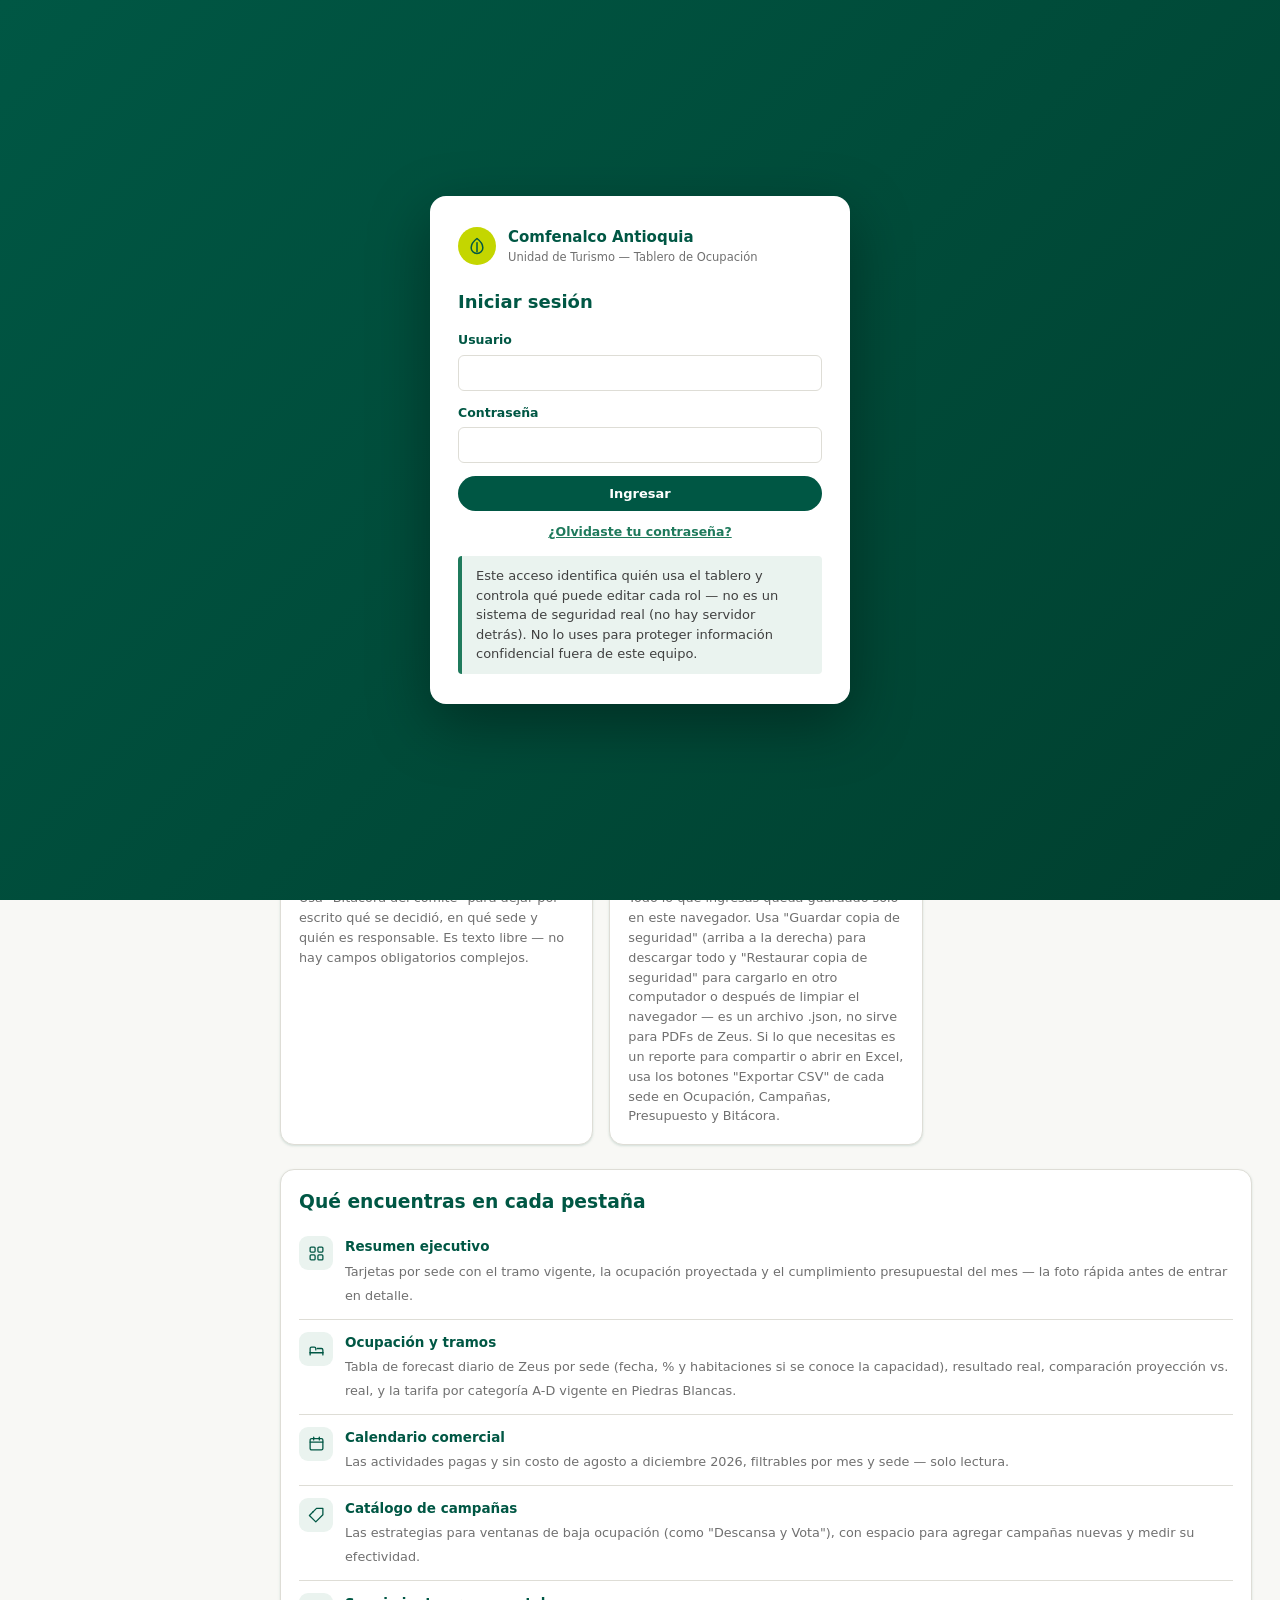
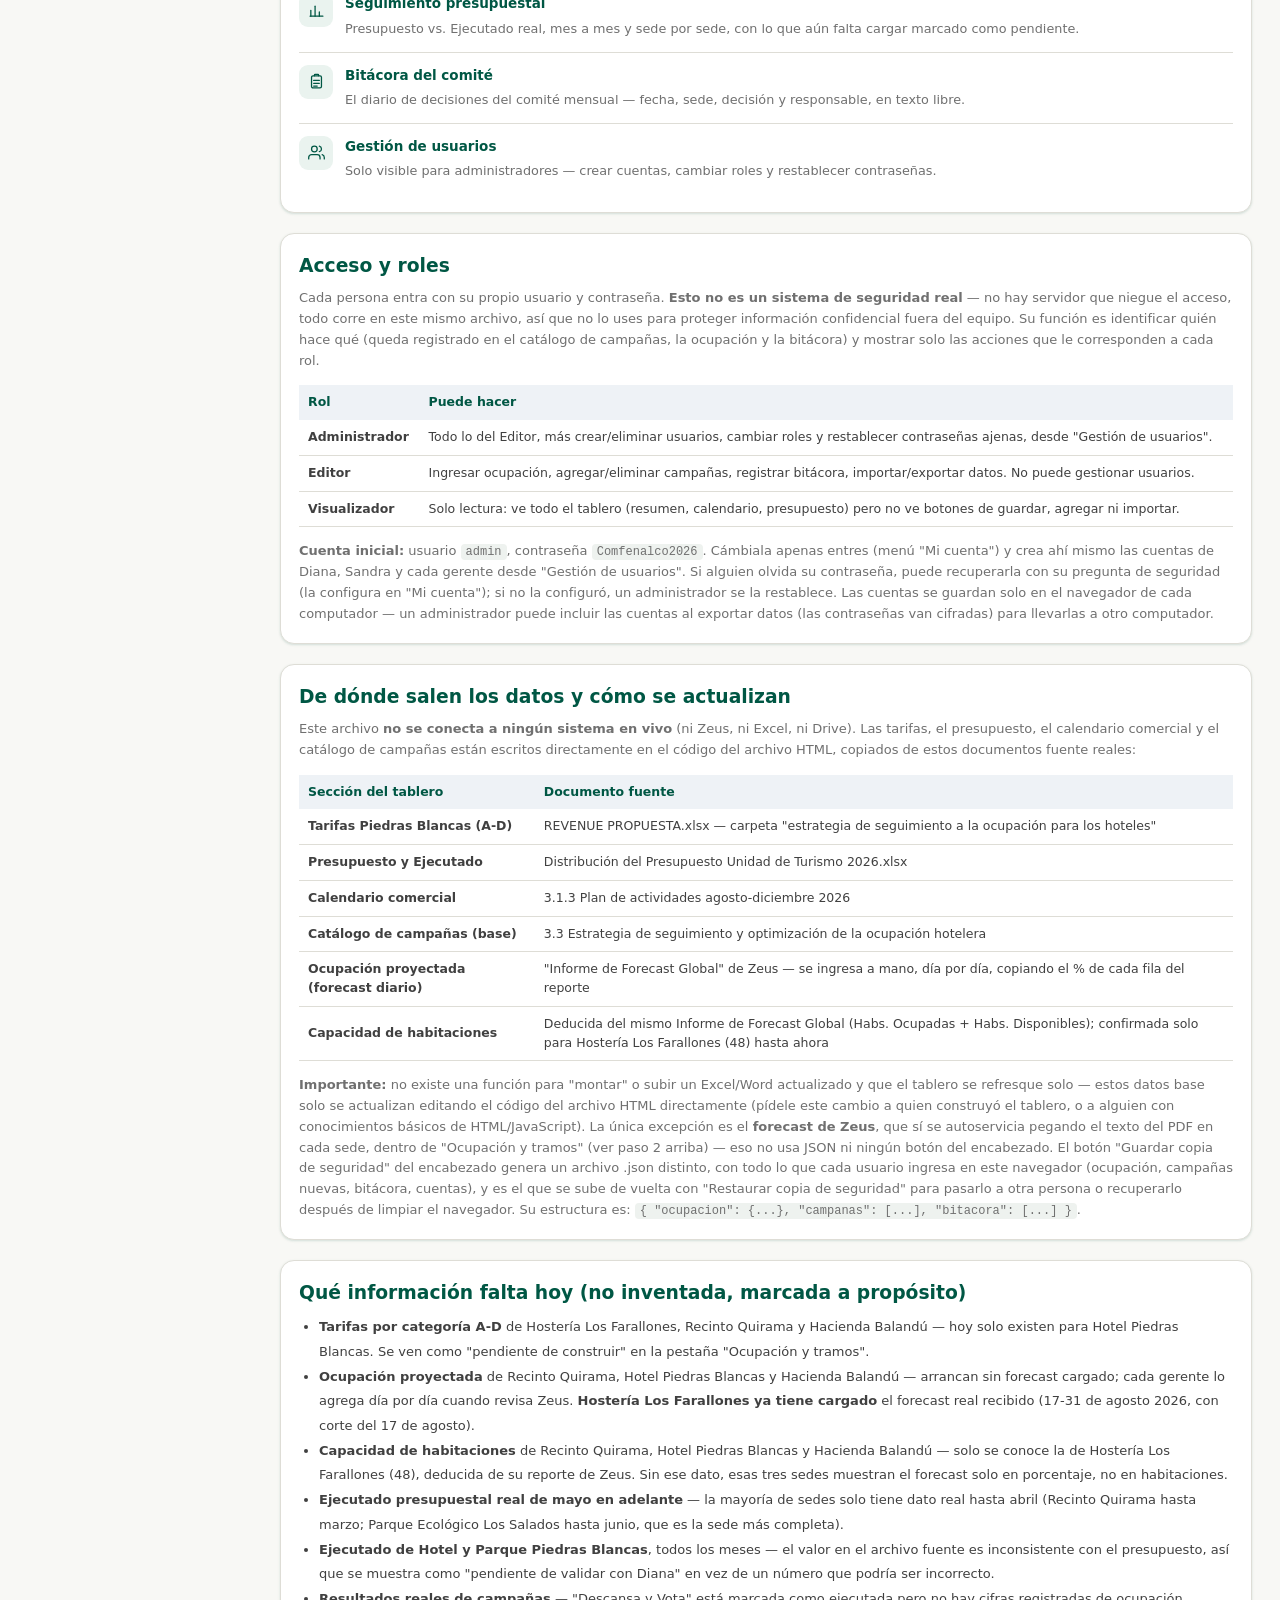
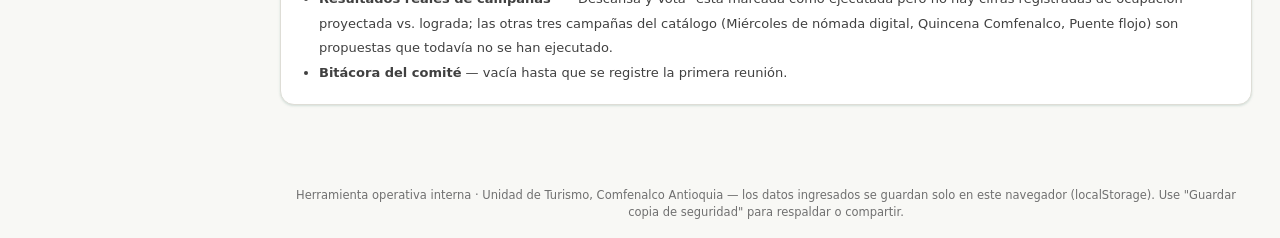
<file: 05-tablero-ocupacion/tablero-seguimiento-ocupacion-v3-demo.html>
<!DOCTYPE html>
<html lang="es">
<head>
<meta charset="UTF-8">
<meta name="viewport" content="width=device-width, initial-scale=1.0">
<title>Tablero de Ocupación y Comercial v3 Demo · Unidad de Turismo Comfenalco Antioquia</title>
<!-- Sin dependencias externas: el gráfico de la pestaña "Seguimiento
     presupuestal" se construye con divs y CSS (ver renderBudgetChart), no
     con una librería cargada desde una CDN. Así el tablero funciona igual
     completamente sin conexión a internet, incluidos los gráficos. -->
<style>
/* ============================================================
   LIMITACIÓN DE PERSISTENCIA — LÉASE ANTES DE USAR
   Este tablero guarda todo lo que el usuario ingresa (ocupación,
   campañas nuevas, bitácora) en localStorage del NAVEGADOR donde
   se abre el archivo. No hay servidor ni base de datos: si este
   mismo archivo .html se abre en otro computador, o en otro
   navegador del mismo computador, NO va a ver los datos guardados
   aquí. Use el botón "Guardar copia de seguridad" para descargar un
   respaldo en JSON y "Restaurar copia de seguridad" para cargarlo en
   otra máquina o después de limpiar el navegador.

   PALETA — tomada de comfenalcoantioquia.com.co/personas (colores
   computados reales del sitio, no una aproximación):
     verde institucional oscuro  #005744  (encabezados, texto de marca)
     verde lima de acento        #C4D600  (botones tipo píldora, CTAs)
     verde secundario            #1E9B32  (usado aquí solo para el
                                            semáforo de tramo "Estándar",
                                            para no confundirlo con el
                                            verde oscuro de la marca)
   Tipografía: system-ui en todo el tablero (sin fuentes externas — el
   sitio real usa la fuente "Mitr" de Google Fonts en sus títulos, pero
   cargarla exigiría una segunda dependencia de red; --font-display usa
   el system-ui en negrita para acercarse a ese mismo peso visual sin
   depender de internet para verse bien).
   El semáforo de tramos (verde/ámbar/rojo) usa sus propios tonos,
   independientes de la marca, porque ese código de color tiene que
   seguir leyéndose como semáforo — si el "Estándar" usara el mismo
   verde oscuro que encabezados y botones, dejaría de destacar.
   ============================================================ */

:root{
  --navy:#005744;
  --navy-dark:#00402F;
  --navy-soft:#1F7A5C;
  --gold:#C4D600;
  --gold-soft:#DCE96B;
  --gold-text:#005744;
  --gray:#404040;
  --gray-soft:#707070;
  --bg:#F8F8F5;
  --card-bg:#FFFFFF;
  --border:#DEDDD6;
  --verde:#1E9B32;
  --verde-bg:#E9F5E7;
  --amarillo:#E29A1E;
  --amarillo-bg:#FCF1DA;
  --rojo:#C0362B;
  --rojo-bg:#FBE9E8;
  --semaforo-housing:#26332A;
  --shadow: 0 1px 3px rgba(0,87,68,0.10), 0 1px 2px rgba(0,87,68,0.06);
  --font-display: system-ui, -apple-system, "Segoe UI", Roboto, sans-serif;
}

*{box-sizing:border-box;}
html,body{margin:0;padding:0;}
body{
  font-family: system-ui, -apple-system, "Segoe UI", Roboto, Helvetica, Arial, sans-serif;
  background:var(--bg);
  color:var(--gray);
  line-height:1.5;
  min-height:100vh;
}
h1,h2,h3,h4{color:var(--navy); margin:0 0 8px 0; font-family:var(--font-display); font-weight:600;}
a{color:var(--navy);}
table{border-collapse:collapse; width:100%;}
button{font-family:inherit; cursor:pointer;}
input,select,textarea{font-family:inherit; font-size:14px;}

/* ---------- APP SHELL: sidebar + content column ---------- */
.app-shell{display:flex; align-items:stretch; min-height:100vh;}

.sidebar{
  width:252px;
  flex-shrink:0;
  background:linear-gradient(180deg, var(--navy) 0%, var(--navy-dark) 100%);
  display:flex;
  flex-direction:column;
  position:sticky;
  top:0;
  align-self:flex-start;
  height:100vh;
}
.sidebar-brand{
  display:flex;
  align-items:center;
  gap:11px;
  padding:22px 20px 18px 20px;
  border-bottom:1px solid rgba(255,255,255,0.14);
}
.brand-mark{
  width:38px; height:38px; border-radius:50%;
  background:var(--gold);
  display:flex; align-items:center; justify-content:center;
  flex-shrink:0;
}
.brand-mark svg{width:20px; height:20px; stroke:var(--gold-text);}
.brand-text{display:flex; flex-direction:column; line-height:1.3; min-width:0;}
.brand-text strong{color:#fff; font-family:var(--font-display); font-size:14.5px; font-weight:600;}
.brand-text span{color:#BFE3D4; font-size:10.5px;}

/* ---------- NAV TABS (sidebar items) ---------- */
nav.tabs{
  flex:1;
  display:flex;
  flex-direction:column;
  gap:2px;
  padding:14px 12px;
  overflow-y:auto;
}
nav.tabs button{
  background:transparent;
  border:none;
  border-left:3px solid transparent;
  color:#BFE3D4;
  padding:11px 12px;
  font-size:13.3px;
  font-weight:600;
  font-family:var(--font-display);
  text-align:left;
  border-radius:0 9px 9px 0;
  display:flex;
  align-items:center;
  gap:10px;
  cursor:pointer;
  transition:background .15s ease, color .15s ease;
}
nav.tabs button svg{width:17px; height:17px; flex-shrink:0; opacity:.8;}
nav.tabs button:hover{background:rgba(255,255,255,0.08); color:#fff;}
nav.tabs button.active{
  background:rgba(196,214,0,0.16);
  color:#fff;
  border-left-color:var(--gold);
}
nav.tabs button.active svg{opacity:1; stroke:var(--gold);}
.sidebar-footer{
  padding:14px 20px 20px 20px;
  border-top:1px solid rgba(255,255,255,0.14);
  color:#8FB8A8;
  font-size:10.3px;
  line-height:1.5;
}

.content-col{flex:1; display:flex; flex-direction:column; min-width:0;}

/* ---------- HEADER (top bar of content column) ---------- */
header.app-header{
  background:#fff;
  color:var(--navy);
  padding:16px 28px;
  display:flex;
  justify-content:space-between;
  align-items:center;
  flex-wrap:wrap;
  gap:12px;
  border-bottom:1px solid var(--border);
  position:sticky;
  top:0;
  z-index:20;
}
header.app-header .titles h1{
  color:var(--navy);
  font-size:18.5px;
  margin:0;
  font-family:var(--font-display);
  font-weight:600;
}
header.app-header .titles p{
  margin:2px 0 0 0;
  font-size:12.5px;
  color:var(--gray-soft);
}
.header-actions{display:flex; gap:8px; flex-wrap:wrap;}
.btn{
  border:1px solid transparent;
  border-radius:999px;
  padding:9px 18px;
  font-size:13px;
  font-weight:600;
  display:inline-flex;
  align-items:center;
  gap:6px;
  transition:filter .15s ease, background .15s ease;
  cursor:pointer;
}
.btn svg{width:15px; height:15px; flex-shrink:0;}
.btn:hover{filter:brightness(1.08);}
.btn-gold{background:var(--gold); color:var(--gold-text); border-color:var(--gold);}
.btn-outline{background:transparent; color:#fff; border-color:rgba(255,255,255,0.55);}
.btn-outline:hover{background:rgba(255,255,255,0.10);}
.btn-navy{background:var(--navy); color:#fff;}
.btn-navy:hover{background:var(--navy-soft);}
.btn-ghost{background:transparent; color:var(--navy); border:1px solid var(--border);}
.btn-ghost:hover{background:#EFF3F1;}
.btn-danger{background:#fff; color:var(--rojo); border:1px solid var(--rojo);}
.btn-sm{padding:6px 12px; font-size:12px;}
input[type=file].hidden-file{display:none;}

/* ---------- LAYOUT ---------- */
main{padding:24px 28px 64px 28px; max-width:1400px; width:100%; margin:0 auto;}
.tab-panel{display:none;}
.tab-panel.active{display:block; animation:fadeIn .2s ease;}
@keyframes fadeIn{from{opacity:0; transform:translateY(4px);} to{opacity:1; transform:translateY(0);}}

.section-title{
  display:flex;
  align-items:baseline;
  justify-content:space-between;
  flex-wrap:wrap;
  gap:8px;
  margin-bottom:14px;
  border-bottom:2px solid var(--border);
  padding-bottom:10px;
}
.section-title h2{font-size:19px; margin:0;}
.section-title .subtitle{font-size:13px; color:var(--gray-soft);}

.card{
  background:var(--card-bg);
  border:1px solid var(--border);
  border-radius:14px;
  box-shadow:var(--shadow);
  padding:18px;
}
.note{
  background:#EAF3EF;
  border-left:4px solid var(--navy-soft);
  padding:10px 14px;
  border-radius:4px;
  font-size:13px;
  color:var(--gray);
  margin-bottom:16px;
}
.note.pending{border-left-color:var(--amarillo); background:var(--amarillo-bg);}
.badge{
  display:inline-block;
  font-size:11px;
  font-weight:700;
  padding:3px 9px;
  border-radius:20px;
  text-transform:uppercase;
  letter-spacing:.02em;
}
.badge-verde{background:var(--verde-bg); color:var(--verde);}
.badge-amarillo{background:var(--amarillo-bg); color:var(--amarillo);}
.badge-rojo{background:var(--rojo-bg); color:var(--rojo);}
.badge-gray{background:#EAECEF; color:var(--gray-soft);}
.badge-navy{background:#E4EBF1; color:var(--navy);}

/* ---------- KPI CARDS (Resumen ejecutivo) ---------- */
.kpi-grid{
  display:grid;
  grid-template-columns:repeat(auto-fit, minmax(255px,1fr));
  gap:16px;
  margin-bottom:26px;
}
.kpi-card{
  background:var(--card-bg);
  border:1px solid var(--border);
  border-radius:14px;
  box-shadow:var(--shadow);
  overflow:hidden;
  display:flex;
  flex-direction:column;
  transition:transform .15s ease, box-shadow .15s ease;
}
.kpi-card:hover{transform:translateY(-3px); box-shadow:0 6px 18px rgba(0,87,68,0.14);}
.kpi-card .kpi-stripe{height:6px;}
.kpi-stripe.verde{background:var(--verde);}
.kpi-stripe.amarillo{background:var(--amarillo);}
.kpi-stripe.rojo{background:var(--rojo);}
.kpi-stripe.neutro{background:var(--border);}
.kpi-card .kpi-body{padding:16px 18px 18px 18px;}
.kpi-title-row{display:flex; align-items:center; gap:10px; margin-bottom:2px;}
.kpi-icon{
  width:32px; height:32px; border-radius:9px; background:#EAF3EF; color:var(--navy);
  display:flex; align-items:center; justify-content:center; flex-shrink:0;
}
.kpi-icon svg{width:17px; height:17px;}
.kpi-card h3{font-size:14.5px; margin:0;}
.kpi-card .kpi-role{font-size:11.5px; color:var(--gray-soft); margin:4px 0 10px 0;}
.kpi-row{display:flex; justify-content:space-between; align-items:center; margin-top:8px; font-size:13px;}
.kpi-row .label{color:var(--gray-soft);}
.kpi-row .value{font-weight:700; color:var(--navy);}
.kpi-big{font-size:26px; font-weight:800; color:var(--navy); margin-top:2px;}

/* ---------- SEMÁFORO (rojo/amarillo/verde real, no solo un color de acento) ---------- */
.semaforo{
  display:inline-flex;
  flex-direction:column;
  gap:5px;
  background:var(--semaforo-housing);
  border-radius:9px;
  padding:6px 5px;
  flex-shrink:0;
}
.semaforo.horizontal{flex-direction:row;}
.semaforo .luz{
  width:12px; height:12px; border-radius:50%;
  background:rgba(255,255,255,0.14);
  transition:background .15s ease, box-shadow .15s ease;
}
.semaforo .luz.rojo.active{background:var(--rojo); box-shadow:0 0 7px 1.5px rgba(192,54,43,0.75);}
.semaforo .luz.amarillo.active{background:var(--amarillo); box-shadow:0 0 7px 1.5px rgba(226,154,30,0.75);}
.semaforo .luz.verde.active{background:var(--verde); box-shadow:0 0 7px 1.5px rgba(30,155,50,0.75);}
.semaforo.lg .luz{width:16px; height:16px;}
.semaforo.lg{padding:8px 7px; gap:7px; border-radius:11px;}

/* ---------- FORMS ---------- */
.form-grid{
  display:grid;
  grid-template-columns:repeat(auto-fit,minmax(180px,1fr));
  gap:14px;
  align-items:end;
}
.field label{
  display:block;
  font-size:12.5px;
  font-weight:600;
  color:var(--navy);
  margin-bottom:5px;
}
.field input, .field select, .field textarea{
  width:100%;
  padding:9px 10px;
  border:1px solid var(--border);
  border-radius:6px;
  background:#fff;
  color:var(--gray);
}
.field input:focus, .field select:focus, .field textarea:focus{
  outline:2px solid var(--navy-soft);
  outline-offset:1px;
}
.field-hint{font-size:11.5px; color:var(--gray-soft); margin-top:4px;}

/* ---------- SEDE OCUPACIÓN CARDS ---------- */
.sede-occ-card{margin-bottom:20px;}
.sede-occ-head{
  display:flex;
  justify-content:space-between;
  align-items:flex-start;
  flex-wrap:wrap;
  gap:10px;
  margin-bottom:14px;
}
.sede-occ-head h3{margin:0; font-size:17px;}
.sede-occ-head .mezcla{font-size:12px; color:var(--gray-soft);}
.tramo-result{
  display:flex;
  align-items:center;
  gap:14px;
  margin-top:14px;
  padding:14px;
  border-radius:8px;
  background:#F8F9FB;
  border:1px solid var(--border);
}
.tramo-text .tramo-name{font-weight:800; font-size:16px; color:var(--navy);}
.tramo-text .tramo-desc{font-size:12.5px; color:var(--gray-soft);}
.tramo-text .tramo-abs{font-size:12.5px; color:var(--navy); font-weight:600; margin-top:2px;}

/* ---------- FORECAST DIARIO (Zeus) ---------- */
.forecast-wrap{overflow-x:auto; border:1px solid var(--border); border-radius:8px; margin-top:10px;}
table.forecast-table{font-size:12.5px; min-width:520px;}
table.forecast-table th{background:#EEF2EF; color:var(--navy); padding:7px 9px; text-align:left;}
table.forecast-table td{padding:6px 9px; border-bottom:1px solid var(--border);}
table.forecast-table tr:last-child td{border-bottom:none;}
table.forecast-table tr.hoy{background:var(--amarillo-bg);}
table.forecast-table .dow{color:var(--gray-soft); font-size:11px; text-transform:uppercase;}
.forecast-add-row{display:flex; gap:8px; align-items:flex-end; margin-top:10px; flex-wrap:wrap;}
.forecast-add-row .field{margin-bottom:0; min-width:130px;}
.forecast-meta{display:flex; justify-content:space-between; align-items:center; flex-wrap:wrap; gap:8px; margin-bottom:8px;}
.patron-box{
  background:#EEF2F6; border-left:4px solid var(--navy-soft); border-radius:4px;
  padding:9px 12px; font-size:12.5px; color:var(--gray); margin-top:12px;
}

/* ---------- COMPARACIÓN PROYECCIÓN VS. REAL Y RECOMENDACIÓN ---------- */
.compare-grid{
  display:grid;
  grid-template-columns:repeat(auto-fit, minmax(135px,1fr));
  gap:12px;
  margin-top:14px;
}
.compare-stat{background:#F8F9FB; border:1px solid var(--border); border-radius:8px; padding:10px 12px;}
.compare-stat .compare-label{font-size:10.8px; color:var(--gray-soft); text-transform:uppercase; letter-spacing:.02em; font-weight:700;}
.compare-stat .compare-value{font-size:19px; font-weight:800; color:var(--navy); margin-top:3px;}
.compare-stat .compare-value.pos{color:var(--verde);}
.compare-stat .compare-value.neg{color:var(--rojo);}

.recomendacion-box{
  border-radius:8px; padding:14px; margin-top:14px; border:1px solid var(--border);
  display:flex; gap:12px; align-items:flex-start;
}
.recomendacion-box.precio{background:#EAF3EF; border-color:var(--verde);}
.recomendacion-box.mantener{background:#EEF2F6; border-color:var(--navy-soft);}
.recomendacion-box.promocional{background:var(--amarillo-bg); border-color:var(--amarillo);}
.recomendacion-box.promocional-urgente{background:var(--rojo-bg); border-color:var(--rojo);}
.recomendacion-box.sin-dato{background:#F4F4F2; border-color:var(--border);}
.recomendacion-box.cierre-operativo{background:#F4F4F2; border-color:var(--border);}
.recomendacion-icon{
  width:30px; height:30px; border-radius:50%; display:flex; align-items:center; justify-content:center;
  flex-shrink:0; background:#fff; box-shadow:0 1px 2px rgba(0,0,0,0.12);
}
.recomendacion-icon svg{width:16px; height:16px;}
.recomendacion-body{flex:1;}
.recomendacion-title{font-weight:700; font-size:12.5px; color:var(--navy); text-transform:uppercase; letter-spacing:.02em; margin-bottom:3px;}
.recomendacion-text{font-size:13px; color:var(--gray); line-height:1.55;}
.recomendacion-alerta{
  margin-top:9px; padding-top:9px; border-top:1px solid rgba(0,0,0,0.10);
  font-size:12.5px; color:var(--rojo); font-weight:600; line-height:1.5;
}

table.rate-table{margin-top:10px; font-size:13px;}
table.rate-table th, table.rate-table td{
  border:1px solid var(--border);
  padding:7px 10px;
  text-align:center;
}
table.rate-table th{background:var(--navy); color:#fff; font-weight:600;}
table.rate-table tr.highlight td{background:var(--verde-bg); font-weight:700;}
table.rate-table tr.highlight.amarillo td{background:var(--amarillo-bg);}
table.rate-table tr.highlight.rojo td{background:var(--rojo-bg);}
table.rate-table td:first-child, table.rate-table th:first-child{text-align:left; font-weight:600;}

.calendar-rules{font-size:12.5px; color:var(--gray); margin-top:12px;}
.calendar-rules ul{margin:6px 0 0 0; padding-left:18px;}
.calendar-rules li{margin-bottom:4px;}

/* ---------- QUIRAMA SPLIT ---------- */
.quirama-split{
  display:grid;
  grid-template-columns:1fr 1fr;
  gap:14px;
  margin-top:12px;
}
.split-box{
  border-radius:8px;
  padding:12px 14px;
  border:1px solid var(--border);
}
.split-box.individual{background:#EEF6EF; border-color:var(--verde);}
.split-box.empresarial{background:#EEF2F6; border-color:var(--navy-soft);}
.split-box .split-label{font-size:11.5px; font-weight:700; text-transform:uppercase; letter-spacing:.03em; color:var(--gray-soft);}
.split-box .split-value{font-size:20px; font-weight:800; color:var(--navy); margin-top:2px;}
.split-box .split-note{font-size:11.5px; color:var(--gray-soft); margin-top:4px;}

/* ---------- CALENDAR TAB ---------- */
.filters-row{
  display:flex;
  gap:10px;
  flex-wrap:wrap;
  margin-bottom:16px;
  align-items:center;
}
.chip-group{display:flex; flex-wrap:wrap; gap:6px;}
.chip{
  border:1px solid var(--border);
  background:#fff;
  color:var(--gray);
  padding:6px 13px;
  border-radius:20px;
  font-size:12.5px;
  font-weight:600;
}
.chip.active{background:var(--navy); color:#fff; border-color:var(--navy);}
.calendar-table-wrap{overflow-x:auto; border:1px solid var(--border); border-radius:10px;}
table.calendar-table{font-size:13px; min-width:900px;}
table.calendar-table th{
  background:var(--navy); color:#fff; text-align:left; padding:10px 12px; position:sticky; top:0;
}
table.calendar-table td{padding:10px 12px; border-bottom:1px solid var(--border); vertical-align:top;}
table.calendar-table tr:nth-child(even){background:#FAFBFC;}
.tipo-tag{font-size:11px; font-weight:700; padding:2px 8px; border-radius:12px;}
.tipo-tag.paga{background:var(--amarillo-bg); color:var(--amarillo);}
.tipo-tag.sincosto{background:var(--verde-bg); color:var(--verde);}

/* ---------- CAMPAIGN CATALOG ---------- */
table.campaign-table{font-size:12.8px;}
table.campaign-table th{background:var(--navy); color:#fff; padding:9px 10px; text-align:left;}
table.campaign-table td{padding:9px 10px; border-bottom:1px solid var(--border);}
table.campaign-table tr:nth-child(even){background:#FAFBFC;}
.status-tag{font-size:10.5px; font-weight:700; padding:2px 8px; border-radius:10px;}
.status-tag.ejecutada{background:var(--verde-bg); color:var(--verde);}
.status-tag.propuesta{background:#EAECEF; color:var(--gray-soft);}
.eff-bar-wrap{width:80px; height:8px; background:#EAECEF; border-radius:4px; overflow:hidden; margin-top:3px;}
.eff-bar{height:100%; background:var(--verde);}

/* ---------- BUDGET TAB (gráfico propio en CSS, sin librería externa) ---------- */
.chart-card{margin-bottom:22px;}
.chart-container{position:relative;}
.month-select-row{display:flex; align-items:center; gap:10px; margin-bottom:14px; flex-wrap:wrap;}
.bar-legend{display:flex; gap:20px; margin-bottom:16px; font-size:12.5px; color:var(--gray-soft); flex-wrap:wrap;}
.bar-legend span{display:inline-flex; align-items:center; gap:7px;}
.bar-legend .dot{width:11px; height:11px; border-radius:3px; display:inline-block; flex-shrink:0;}
.bar-legend .dot.ppto{background:var(--navy);}
.bar-legend .dot.ejec{background:var(--gold);}
.bar-legend .dot.pending{background:repeating-linear-gradient(45deg, #D8D8D2, #D8D8D2 4px, #EFEFEA 4px, #EFEFEA 8px);}
.bar-group{padding:13px 0; border-bottom:1px solid var(--border);}
.bar-group:last-child{border-bottom:none;}
.bar-group-label{font-weight:700; color:var(--navy); font-size:13.5px; margin-bottom:9px;}
.bar-row{display:flex; align-items:center; gap:10px; margin-bottom:7px;}
.bar-row:last-child{margin-bottom:0;}
.bar-tag{width:34px; flex-shrink:0; font-size:10px; font-weight:700; color:var(--gray-soft); text-transform:uppercase; letter-spacing:.02em;}
.bar-track{flex:1; height:15px; background:#EEF0EC; border-radius:4px; overflow:hidden;}
.bar-fill{height:100%; border-radius:4px;}
.bar-fill.ppto{background:var(--navy);}
.bar-fill.ejec{background:var(--gold);}
.bar-fill.pending{background:repeating-linear-gradient(45deg, #D8D8D2, #D8D8D2 5px, #EFEFEA 5px, #EFEFEA 10px);}
.bar-num{width:195px; flex-shrink:0; font-size:12px; color:var(--gray); text-align:right; font-variant-numeric:tabular-nums;}
.bar-num.pending{color:var(--gray-soft); font-style:italic;}
@media (max-width:640px){
  .bar-num{width:110px; font-size:11px;}
  .bar-tag{width:28px;}
}
table.budget-detail{font-size:12.5px; margin-top:14px;}
table.budget-detail th{background:#EEF2F6; color:var(--navy); padding:8px 9px; text-align:right;}
table.budget-detail th:first-child{text-align:left;}
table.budget-detail td{padding:8px 9px; border-bottom:1px solid var(--border); text-align:right;}
table.budget-detail td:first-child{text-align:left; font-weight:600;}
.pendiente-text{color:var(--gray-soft); font-style:italic;}
details.sede-detail{margin-bottom:10px; border:1px solid var(--border); border-radius:8px; overflow:hidden;}
details.sede-detail summary{
  padding:11px 14px; background:#F8F9FB; cursor:pointer; font-weight:700; color:var(--navy);
  list-style:none; display:flex; justify-content:space-between; align-items:center;
}
details.sede-detail summary::-webkit-details-marker{display:none;}
details.sede-detail .detail-inner{padding:0 14px 14px 14px;}

/* ---------- BITACORA ---------- */
.log-entry{
  border:1px solid var(--border);
  border-left:4px solid var(--navy);
  border-radius:6px;
  padding:12px 14px;
  margin-bottom:10px;
  background:#fff;
}
.log-entry .log-meta{display:flex; justify-content:space-between; font-size:11.5px; color:var(--gray-soft); margin-bottom:5px;}
.log-entry .log-decision{font-size:13.5px; color:var(--gray);}
.log-empty{color:var(--gray-soft); font-size:13px; font-style:italic;}

/* ---------- INSTRUCCIONES ---------- */
.instr-hero{
  background:linear-gradient(135deg, var(--navy) 0%, var(--navy-soft) 100%);
  border-radius:16px;
  padding:26px 28px;
  color:#fff;
  margin-bottom:22px;
  display:flex;
  align-items:center;
  gap:20px;
  flex-wrap:wrap;
}
.instr-hero .instr-hero-icon{
  width:56px; height:56px; border-radius:50%; background:var(--gold);
  display:flex; align-items:center; justify-content:center; flex-shrink:0;
}
.instr-hero .instr-hero-icon svg{width:28px; height:28px; stroke:var(--gold-text);}
.instr-hero h2{color:#fff; margin:0 0 4px 0;}
.instr-hero p{margin:0; color:#D8ECE3; font-size:13.5px; max-width:640px;}

.instr-grid{
  display:grid;
  grid-template-columns:repeat(auto-fit, minmax(280px,1fr));
  gap:16px;
  margin-bottom:24px;
}
.instr-card{
  background:var(--card-bg);
  border:1px solid var(--border);
  border-radius:14px;
  padding:18px;
  box-shadow:var(--shadow);
}
.instr-card .instr-step-num{
  width:28px; height:28px; border-radius:50%; background:var(--navy); color:#fff;
  display:flex; align-items:center; justify-content:center; font-weight:700; font-size:13px;
  font-family:var(--font-display); margin-bottom:10px;
}
.instr-card h4{margin:0 0 6px 0; font-size:14.5px;}
.instr-card p{margin:0; font-size:12.8px; color:var(--gray-soft); line-height:1.55;}
.instr-tab-list{list-style:none; margin:0; padding:0;}
.instr-tab-list li{
  display:flex; align-items:flex-start; gap:12px;
  padding:12px 0; border-bottom:1px solid var(--border);
}
.instr-tab-list li:last-child{border-bottom:none;}
.instr-tab-list .instr-tab-icon{
  width:34px; height:34px; border-radius:9px; background:#EAF3EF; color:var(--navy);
  display:flex; align-items:center; justify-content:center; flex-shrink:0;
}
.instr-tab-list .instr-tab-icon svg{width:17px; height:17px;}
.instr-tab-list strong{display:block; font-size:13.5px; color:var(--navy); margin-bottom:2px;}
.instr-tab-list span{font-size:12.8px; color:var(--gray-soft); line-height:1.5;}

/* ---------- MODAL ---------- */
.modal-overlay{
  position:fixed; inset:0; background:rgba(0,44,34,0.55);
  display:none; align-items:center; justify-content:center; z-index:1000; padding:20px;
}
.modal-overlay.open{display:flex;}
.modal-box{
  background:#fff; border-radius:14px; max-width:560px; width:100%;
  max-height:88vh; overflow-y:auto; box-shadow:0 10px 40px rgba(0,0,0,0.25);
}
.modal-head{
  background:var(--navy); color:#fff; padding:16px 20px; display:flex; justify-content:space-between; align-items:center;
  border-radius:14px 14px 0 0;
}
.modal-head h3{color:#fff; margin:0; font-size:16px; font-family:var(--font-display); font-weight:600;}
.modal-close{background:transparent; border:none; color:#fff; font-size:20px; line-height:1;}
.modal-body{padding:20px;}
.modal-footer{padding:14px 20px; border-top:1px solid var(--border); display:flex; justify-content:flex-end; gap:10px;}
.modal-body .field{margin-bottom:12px;}

/* ---------- TOAST ---------- */
#toast{
  position:fixed; bottom:22px; right:22px; background:var(--navy); color:#fff;
  padding:12px 18px; border-radius:8px; box-shadow:var(--shadow); font-size:13.5px;
  display:none; z-index:1100; max-width:340px; border-left:4px solid var(--gold);
}
#toast.show{display:block; animation:fadeIn .2s ease;}

footer.app-footer{
  text-align:center; padding:18px 28px; font-size:11.5px; color:var(--gray-soft);
}

@media (max-width: 900px){
  .app-shell{flex-direction:column;}
  .sidebar{
    width:100%; height:auto; position:sticky; top:0; z-index:30;
    flex-direction:row; align-items:center;
  }
  .sidebar-brand{border-bottom:none; border-right:1px solid rgba(255,255,255,0.14); padding:12px 16px;}
  .brand-text{display:none;}
  nav.tabs{flex-direction:row; overflow-x:auto; padding:8px;}
  nav.tabs button{border-left:none; border-bottom:3px solid transparent; border-radius:8px; white-space:nowrap;}
  nav.tabs button.active{border-left-color:transparent; border-bottom-color:var(--gold);}
  .sidebar-footer{display:none;}
}

@media (max-width: 720px){
  main{padding:16px;}
  header.app-header{padding:14px 16px;}
  .quirama-split{grid-template-columns:1fr;}
}

/* ==========================================================================
   AUTENTICACIÓN (identificación + interfaz por rol -- NO es seguridad real:
   ver aviso completo en la pantalla de login y en Instrucciones).
   ========================================================================== */
.auth-overlay{
  position:fixed; inset:0; z-index:2000;
  background:linear-gradient(135deg, var(--navy) 0%, var(--navy-dark) 100%);
  display:flex; align-items:center; justify-content:center; padding:20px;
}
.auth-overlay.hidden{display:none;}
.auth-box{
  background:#fff; border-radius:16px; max-width:420px; width:100%;
  padding:30px 28px; box-shadow:0 20px 60px rgba(0,0,0,0.35);
}
.auth-brand{display:flex; align-items:center; gap:12px; margin-bottom:22px;}
.auth-brand strong{display:block; color:var(--navy); font-size:15px; font-family:var(--font-display); font-weight:600;}
.auth-brand span{display:block; color:var(--gray-soft); font-size:11.5px;}
.auth-step h2{font-size:18px; margin:0 0 16px 0;}
.auth-step .field{margin-bottom:13px;}
.auth-error{
  background:var(--rojo-bg); color:var(--rojo); border-radius:6px; padding:9px 12px;
  font-size:12.5px; margin-bottom:13px; font-weight:600;
}
.auth-link{
  display:block; width:100%; text-align:center; background:transparent; border:none;
  color:var(--navy-soft); font-size:12.5px; font-weight:600; margin-top:12px; cursor:pointer; text-decoration:underline;
}
.auth-seed-hint{
  background:var(--amarillo-bg); border:1px solid var(--amarillo); border-radius:6px;
  padding:9px 12px; font-size:12px; color:#6B4A0F; margin-bottom:16px; line-height:1.5;
}

/* ---------- Bloque de usuario en el sidebar ---------- */
.sidebar-user{
  display:flex; align-items:center; gap:9px; padding:13px 16px;
  border-top:1px solid rgba(255,255,255,0.14); border-bottom:1px solid rgba(255,255,255,0.14);
}
.sidebar-user-avatar{
  width:32px; height:32px; border-radius:50%; background:var(--gold); color:var(--gold-text);
  display:flex; align-items:center; justify-content:center; font-weight:700; font-size:12.5px; flex-shrink:0;
}
.sidebar-user-info{flex:1; min-width:0; line-height:1.3;}
.sidebar-user-info strong{display:block; color:#fff; font-size:12.5px; white-space:nowrap; overflow:hidden; text-overflow:ellipsis;}
.sidebar-user-info span{display:block; color:#BFE3D4; font-size:10.5px; text-transform:capitalize;}
.sidebar-logout{
  background:transparent; border:none; color:#BFE3D4; cursor:pointer; padding:6px; border-radius:6px; flex-shrink:0;
  display:flex; align-items:center; justify-content:center;
}
.sidebar-logout:hover{background:rgba(255,255,255,0.10); color:#fff;}
.sidebar-logout svg{width:16px; height:16px;}

/* ---------- Gestión de usuarios (tab admin) ---------- */
table.user-table{font-size:12.8px;}
table.user-table th{background:var(--navy); color:#fff; padding:9px 10px; text-align:left;}
table.user-table td{padding:9px 10px; border-bottom:1px solid var(--border);}
table.user-table tr:nth-child(even){background:#FAFBFC;}
.role-badge{font-size:10.5px; font-weight:700; padding:2px 9px; border-radius:10px; text-transform:capitalize;}
.role-badge.admin{background:#EAF3EF; color:var(--verde);}
.role-badge.editor{background:#E4EBF1; color:var(--navy);}
.role-badge.visualizador{background:#EAECEF; color:var(--gray-soft);}

/* Se ocultan según el rol de la sesión activa (ver applyRolePermissions) */
[data-min-role]{ }
.role-hidden{display:none !important;}
</style>
</head>
<body>

<!-- ============ PANTALLA DE ACCESO ============
     Identifica quién usa el tablero y qué puede ver/editar cada rol.
     No es un mecanismo de seguridad real: no hay servidor que niegue el
     acceso, todo corre en este mismo archivo. No la uses para proteger
     información confidencial fuera de este equipo (ver Instrucciones). -->
<div class="auth-overlay" id="authOverlay">
  <div class="auth-box">
    <div class="auth-brand">
      <div class="brand-mark">
        <svg viewBox="0 0 24 24" fill="none" stroke-width="1.8" stroke-linecap="round" stroke-linejoin="round"><path d="M12 3c-4 3-7 7-7 11a7 7 0 0 0 14 0c0-4-3-8-7-11z"/><path d="M12 8v11"/></svg>
      </div>
      <div>
        <strong>Comfenalco Antioquia</strong>
        <span>Unidad de Turismo — Tablero de Ocupación</span>
      </div>
    </div>

    <div class="auth-step" id="authStepLogin">
      <h2>Iniciar sesión</h2>
      <div id="authSeedHint" class="auth-seed-hint" style="display:none;"></div>
      <div class="field"><label>Usuario</label><input type="text" id="authUsername" autocomplete="username"></div>
      <div class="field"><label>Contraseña</label><input type="password" id="authPassword" autocomplete="current-password"></div>
      <div id="authLoginError" class="auth-error" style="display:none;"></div>
      <button class="btn btn-navy" id="btnLogin" style="width:100%; justify-content:center;">Ingresar</button>
      <button class="auth-link" id="btnGoForgot">¿Olvidaste tu contraseña?</button>
      <div class="note" style="margin-top:16px; margin-bottom:0;">Este acceso identifica quién usa el tablero y controla qué puede editar cada rol — no es un sistema de seguridad real (no hay servidor detrás). No lo uses para proteger información confidencial fuera de este equipo.</div>
    </div>

    <div class="auth-step" id="authStepForgot1" style="display:none;">
      <h2>Recuperar contraseña</h2>
      <div class="field"><label>Usuario</label><input type="text" id="forgotUsername" autocomplete="username"></div>
      <div id="authForgotError1" class="auth-error" style="display:none;"></div>
      <button class="btn btn-navy" id="btnForgotContinue" style="width:100%; justify-content:center;">Continuar</button>
      <button class="auth-link" id="btnBackToLogin1">Volver a iniciar sesión</button>
    </div>

    <div class="auth-step" id="authStepForgot2" style="display:none;">
      <h2>Responde tu pregunta de seguridad</h2>
      <p class="field-hint" id="forgotQuestionText" style="margin-bottom:14px;"></p>
      <div class="field"><label>Respuesta</label><input type="text" id="forgotAnswer"></div>
      <div class="field"><label>Nueva contraseña</label><input type="password" id="forgotNewPass" autocomplete="new-password"></div>
      <div class="field"><label>Confirmar nueva contraseña</label><input type="password" id="forgotNewPass2" autocomplete="new-password"></div>
      <div id="authForgotError2" class="auth-error" style="display:none;"></div>
      <button class="btn btn-navy" id="btnForgotReset" style="width:100%; justify-content:center;">Restablecer contraseña</button>
      <button class="auth-link" id="btnBackToLogin2">Volver a iniciar sesión</button>
    </div>
  </div>
</div>

<div class="app-shell">
<aside class="sidebar">
  <div class="sidebar-brand">
    <div class="brand-mark">
      <svg viewBox="0 0 24 24" fill="none" stroke-width="1.8" stroke-linecap="round" stroke-linejoin="round"><path d="M12 3c-4 3-7 7-7 11a7 7 0 0 0 14 0c0-4-3-8-7-11z"/><path d="M12 8v11"/></svg>
    </div>
    <div class="brand-text">
      <strong>Comfenalco Antioquia</strong>
      <span>Unidad de Turismo</span>
    </div>
  </div>

  <nav class="tabs" id="tabNav">
    <button data-tab="instrucciones" class="active">
      <svg viewBox="0 0 24 24" fill="none" stroke="currentColor" stroke-width="1.8" stroke-linecap="round" stroke-linejoin="round"><circle cx="12" cy="12" r="9"/><line x1="12" y1="10.5" x2="12" y2="16"/><circle cx="12" cy="7.6" r="0.9" fill="currentColor" stroke="none"/></svg>
      Instrucciones
    </button>
    <button data-tab="resumen">
      <svg viewBox="0 0 24 24" fill="none" stroke="currentColor" stroke-width="1.8" stroke-linecap="round" stroke-linejoin="round"><rect x="3" y="3" width="7" height="7" rx="1.4"/><rect x="14" y="3" width="7" height="7" rx="1.4"/><rect x="3" y="14" width="7" height="7" rx="1.4"/><rect x="14" y="14" width="7" height="7" rx="1.4"/></svg>
      Resumen ejecutivo
    </button>
    <button data-tab="ocupacion">
      <svg viewBox="0 0 24 24" fill="none" stroke="currentColor" stroke-width="1.8" stroke-linecap="round" stroke-linejoin="round"><path d="M3 18v-6a2 2 0 0 1 2-2h4a2 2 0 0 1 2 2v2"/><path d="M3 18h18"/><path d="M13 12h6a2 2 0 0 1 2 2v4"/><path d="M3 18v3"/><path d="M21 18v3"/></svg>
      Ocupación y tramos
    </button>
    <button data-tab="calendario">
      <svg viewBox="0 0 24 24" fill="none" stroke="currentColor" stroke-width="1.8" stroke-linecap="round" stroke-linejoin="round"><rect x="3" y="5" width="18" height="16" rx="2"/><line x1="3" y1="10" x2="21" y2="10"/><line x1="8" y1="3" x2="8" y2="7"/><line x1="16" y1="3" x2="16" y2="7"/></svg>
      Calendario comercial
    </button>
    <button data-tab="campanas">
      <svg viewBox="0 0 24 24" fill="none" stroke="currentColor" stroke-width="1.8" stroke-linecap="round" stroke-linejoin="round"><path d="M12 2 2 12l9 9 10-10V2h-9z"/><circle cx="7.2" cy="6.8" r="1.1" fill="currentColor" stroke="none"/></svg>
      Catálogo de campañas
    </button>
    <button data-tab="presupuesto">
      <svg viewBox="0 0 24 24" fill="none" stroke="currentColor" stroke-width="1.8" stroke-linecap="round" stroke-linejoin="round"><line x1="4" y1="20" x2="4" y2="12"/><line x1="10" y1="20" x2="10" y2="6"/><line x1="16" y1="20" x2="16" y2="14"/><line x1="21" y1="20" x2="3" y2="20"/></svg>
      Seguimiento presupuestal
    </button>
    <button data-tab="bitacora">
      <svg viewBox="0 0 24 24" fill="none" stroke="currentColor" stroke-width="1.8" stroke-linecap="round" stroke-linejoin="round"><rect x="5" y="4" width="14" height="17" rx="2"/><path d="M9 4V3a1 1 0 0 1 1-1h4a1 1 0 0 1 1 1v1"/><line x1="8" y1="10.5" x2="16" y2="10.5"/><line x1="8" y1="14.5" x2="16" y2="14.5"/><line x1="8" y1="18.5" x2="13" y2="18.5"/></svg>
      Bitácora del comité
    </button>
    <button data-tab="usuarios" id="navUsuarios" data-min-role="admin">
      <svg viewBox="0 0 24 24" fill="none" stroke="currentColor" stroke-width="1.8" stroke-linecap="round" stroke-linejoin="round"><path d="M17 21v-2a4 4 0 0 0-4-4H5a4 4 0 0 0-4 4v2"/><circle cx="9" cy="7" r="4"/><path d="M23 21v-2a4 4 0 0 0-3-3.87"/><path d="M16 3.13a4 4 0 0 1 0 7.75"/></svg>
      Gestión de usuarios
    </button>
  </nav>

  <div class="sidebar-user" id="sidebarUser">
    <div class="sidebar-user-avatar" id="sidebarUserAvatar">--</div>
    <div class="sidebar-user-info">
      <strong id="sidebarUserName">—</strong>
      <span id="sidebarUserRole">—</span>
    </div>
    <button class="sidebar-logout" id="btnLogout" title="Cerrar sesión">
      <svg viewBox="0 0 24 24" fill="none" stroke="currentColor" stroke-width="2" stroke-linecap="round" stroke-linejoin="round"><path d="M9 21H5a2 2 0 0 1-2-2V5a2 2 0 0 1 2-2h4"/><path d="M16 17l5-5-5-5"/><path d="M21 12H9"/></svg>
    </button>
  </div>
  <div class="sidebar-footer">Herramienta interna · datos guardados en este navegador</div>
</aside>

<div class="content-col">
<header class="app-header">
  <div class="titles">
    <h1>Tablero de Seguimiento y Optimización de Ocupación Hotelera · v3 Demo</h1>
    <p>Comfenalco Antioquia · Unidad de Turismo — demo local comparable con v2, antes de migrar piezas a código modular</p>
  </div>
  <div class="header-actions">
    <button class="btn btn-gold" id="btnExport" title="Descarga un archivo .json con TODO lo del tablero (ocupación, campañas, bitácora, cuentas) — es para restaurar el tablero en otro computador, no un reporte para leer">
      <svg viewBox="0 0 24 24" fill="none" stroke="currentColor" stroke-width="2" stroke-linecap="round" stroke-linejoin="round"><path d="M12 3v12"/><path d="m7 10 5 5 5-5"/><path d="M4 21h16"/></svg>
      Guardar copia de seguridad
    </button>
    <button class="btn btn-ghost" id="btnImportTrigger" data-min-role="editor" title="Carga un archivo .json exportado antes con 'Guardar copia de seguridad' — no sirve para PDFs de Zeus">
      <svg viewBox="0 0 24 24" fill="none" stroke="currentColor" stroke-width="2" stroke-linecap="round" stroke-linejoin="round"><path d="M12 21V9"/><path d="m7 14 5-5 5 5"/><path d="M4 3h16"/></svg>
      Restaurar copia de seguridad
    </button>
    <button class="btn btn-ghost" id="btnMiCuenta">
      <svg viewBox="0 0 24 24" fill="none" stroke="currentColor" stroke-width="2" stroke-linecap="round" stroke-linejoin="round"><path d="M20 21v-2a4 4 0 0 0-4-4H8a4 4 0 0 0-4 4v2"/><circle cx="12" cy="7" r="4"/></svg>
      Mi cuenta
    </button>
    <input type="file" id="fileImport" class="hidden-file" accept="application/json">
  </div>
</header>

<main>

  <!-- ================= TAB 0: INSTRUCCIONES ================= -->
  <section class="tab-panel active" id="tab-instrucciones">
    <div class="note" style="background:#FBFDE9; border-left-color:var(--gold);">
      <strong>Versión 3 demo:</strong> este archivo es el entregable autocontenido para revisión local. Conserva el comportamiento y la apariencia del demo v2 para no retroceder en producto, mientras la carpeta <code style="background:#EEF2EF; padding:1px 5px; border-radius:4px; font-size:12px;">v3-modular/</code> queda como fuente técnica para modularizar por piezas.
    </div>
    <div class="instr-hero">
      <div class="instr-hero-icon">
        <svg viewBox="0 0 24 24" fill="none" stroke-width="1.8" stroke-linecap="round" stroke-linejoin="round"><circle cx="12" cy="12" r="9"/><line x1="12" y1="10.5" x2="12" y2="16"/><circle cx="12" cy="7.6" r="0.9" fill="currentColor" stroke="none"/></svg>
      </div>
      <div>
        <h2>Cómo usar este tablero</h2>
        <p>Guía rápida para Diana Flórez, Sandra Avendaño y los gerentes de sede. Toma menos de 3 minutos leerla completa la primera vez que abras la herramienta.</p>
      </div>
    </div>

    <div class="instr-grid">
      <div class="instr-card">
        <div class="instr-step-num">1</div>
        <h4>Cada miércoles: revisa Zeus Forecast</h4>
        <p>Entra al módulo Forecast de Zeus y anota el % de ocupación proyectada a 2-4 semanas para cada sede con alojamiento. Zeus no está conectado a este tablero — el dato se ingresa a mano en la pestaña "Ocupación y tramos".</p>
      </div>
      <div class="instr-card">
        <div class="instr-step-num">2</div>
        <h4>Carga el forecast de Zeus (copiar y pegar, sin desarrollo)</h4>
        <p>En "Ocupación y tramos", abre el PDF "Informe de Forecast Global" de Zeus, selecciona todo el texto (Ctrl/Cmd+A), cópialo (Ctrl/Cmd+C) y pégalo en el cuadro de la sede — un clic en "Importar" carga todos los días de una vez, además de la capacidad de habitaciones y la fecha de corte si el reporte las trae. El tablero usa el día más cercano a hoy como "tramo vigente" y calcula el semáforo y la recomendación; domingos y lunes sin festivo se marcan como cierre operativo normal, no como alarma.</p>
      </div>
      <div class="instr-card">
        <div class="instr-step-num">3</div>
        <h4>Cuando pase la ventana: registra el resultado real</h4>
        <p>Vuelve a Zeus, anota lo que realmente pasó y regístralo en la misma pestaña, debajo de la proyección. El tablero compara proyección vs. real (en puntos y en % de cumplimiento) y avisa si el cumplimiento quedó bajo, para ajustar la próxima ventana similar.</p>
      </div>
      <div class="instr-card">
        <div class="instr-step-num">4</div>
        <h4>En el comité mensual: registra decisiones</h4>
        <p>Usa "Bitácora del comité" para dejar por escrito qué se decidió, en qué sede y quién es responsable. Es texto libre — no hay campos obligatorios complejos.</p>
      </div>
      <div class="instr-card">
        <div class="instr-step-num">5</div>
        <h4>Antes de cerrar el navegador: respalda</h4>
        <p>Todo lo que ingresas queda guardado solo en este navegador. Usa "Guardar copia de seguridad" (arriba a la derecha) para descargar todo y "Restaurar copia de seguridad" para cargarlo en otro computador o después de limpiar el navegador — es un archivo .json, no sirve para PDFs de Zeus. Si lo que necesitas es un reporte para compartir o abrir en Excel, usa los botones "Exportar CSV" de cada sede en Ocupación, Campañas, Presupuesto y Bitácora.</p>
      </div>
    </div>

    <div class="card">
      <h3 style="margin-top:0;">Qué encuentras en cada pestaña</h3>
      <ul class="instr-tab-list">
        <li>
          <div class="instr-tab-icon"><svg viewBox="0 0 24 24" fill="none" stroke="currentColor" stroke-width="1.8" stroke-linecap="round" stroke-linejoin="round"><rect x="3" y="3" width="7" height="7" rx="1.4"/><rect x="14" y="3" width="7" height="7" rx="1.4"/><rect x="3" y="14" width="7" height="7" rx="1.4"/><rect x="14" y="14" width="7" height="7" rx="1.4"/></svg></div>
          <div><strong>Resumen ejecutivo</strong><span>Tarjetas por sede con el tramo vigente, la ocupación proyectada y el cumplimiento presupuestal del mes — la foto rápida antes de entrar en detalle.</span></div>
        </li>
        <li>
          <div class="instr-tab-icon"><svg viewBox="0 0 24 24" fill="none" stroke="currentColor" stroke-width="1.8" stroke-linecap="round" stroke-linejoin="round"><path d="M3 18v-6a2 2 0 0 1 2-2h4a2 2 0 0 1 2 2v2"/><path d="M3 18h18"/><path d="M13 12h6a2 2 0 0 1 2 2v4"/><path d="M3 18v3"/><path d="M21 18v3"/></svg></div>
          <div><strong>Ocupación y tramos</strong><span>Tabla de forecast diario de Zeus por sede (fecha, % y habitaciones si se conoce la capacidad), resultado real, comparación proyección vs. real, y la tarifa por categoría A-D vigente en Piedras Blancas.</span></div>
        </li>
        <li>
          <div class="instr-tab-icon"><svg viewBox="0 0 24 24" fill="none" stroke="currentColor" stroke-width="1.8" stroke-linecap="round" stroke-linejoin="round"><rect x="3" y="5" width="18" height="16" rx="2"/><line x1="3" y1="10" x2="21" y2="10"/><line x1="8" y1="3" x2="8" y2="7"/><line x1="16" y1="3" x2="16" y2="7"/></svg></div>
          <div><strong>Calendario comercial</strong><span>Las actividades pagas y sin costo de agosto a diciembre 2026, filtrables por mes y sede — solo lectura.</span></div>
        </li>
        <li>
          <div class="instr-tab-icon"><svg viewBox="0 0 24 24" fill="none" stroke="currentColor" stroke-width="1.8" stroke-linecap="round" stroke-linejoin="round"><path d="M12 2 2 12l9 9 10-10V2h-9z"/><circle cx="7.2" cy="6.8" r="1.1" fill="currentColor" stroke="none"/></svg></div>
          <div><strong>Catálogo de campañas</strong><span>Las estrategias para ventanas de baja ocupación (como "Descansa y Vota"), con espacio para agregar campañas nuevas y medir su efectividad.</span></div>
        </li>
        <li>
          <div class="instr-tab-icon"><svg viewBox="0 0 24 24" fill="none" stroke="currentColor" stroke-width="1.8" stroke-linecap="round" stroke-linejoin="round"><line x1="4" y1="20" x2="4" y2="12"/><line x1="10" y1="20" x2="10" y2="6"/><line x1="16" y1="20" x2="16" y2="14"/><line x1="21" y1="20" x2="3" y2="20"/></svg></div>
          <div><strong>Seguimiento presupuestal</strong><span>Presupuesto vs. Ejecutado real, mes a mes y sede por sede, con lo que aún falta cargar marcado como pendiente.</span></div>
        </li>
        <li>
          <div class="instr-tab-icon"><svg viewBox="0 0 24 24" fill="none" stroke="currentColor" stroke-width="1.8" stroke-linecap="round" stroke-linejoin="round"><rect x="5" y="4" width="14" height="17" rx="2"/><path d="M9 4V3a1 1 0 0 1 1-1h4a1 1 0 0 1 1 1v1"/><line x1="8" y1="10.5" x2="16" y2="10.5"/><line x1="8" y1="14.5" x2="16" y2="14.5"/><line x1="8" y1="18.5" x2="13" y2="18.5"/></svg></div>
          <div><strong>Bitácora del comité</strong><span>El diario de decisiones del comité mensual — fecha, sede, decisión y responsable, en texto libre.</span></div>
        </li>
        <li>
          <div class="instr-tab-icon"><svg viewBox="0 0 24 24" fill="none" stroke="currentColor" stroke-width="1.8" stroke-linecap="round" stroke-linejoin="round"><path d="M17 21v-2a4 4 0 0 0-4-4H5a4 4 0 0 0-4 4v2"/><circle cx="9" cy="7" r="4"/><path d="M23 21v-2a4 4 0 0 0-3-3.87"/><path d="M16 3.13a4 4 0 0 1 0 7.75"/></svg></div>
          <div><strong>Gestión de usuarios</strong><span>Solo visible para administradores — crear cuentas, cambiar roles y restablecer contraseñas.</span></div>
        </li>
      </ul>
    </div>

    <div class="card" style="margin-top:20px;">
      <h3 style="margin-top:0;">Acceso y roles</h3>
      <p style="font-size:13px; color:var(--gray-soft); margin:0 0 14px 0; line-height:1.6;">
        Cada persona entra con su propio usuario y contraseña. <strong>Esto no es un sistema de seguridad real</strong> — no hay servidor que niegue el acceso, todo corre en este mismo archivo, así que no lo uses para proteger información confidencial fuera del equipo. Su función es identificar quién hace qué (queda registrado en el catálogo de campañas, la ocupación y la bitácora) y mostrar solo las acciones que le corresponden a cada rol.
      </p>
      <table class="budget-detail" style="margin-top:0;">
        <thead><tr><th>Rol</th><th style="text-align:left;">Puede hacer</th></tr></thead>
        <tbody>
          <tr><td>Administrador</td><td style="text-align:left; font-weight:400;">Todo lo del Editor, más crear/eliminar usuarios, cambiar roles y restablecer contraseñas ajenas, desde "Gestión de usuarios".</td></tr>
          <tr><td>Editor</td><td style="text-align:left; font-weight:400;">Ingresar ocupación, agregar/eliminar campañas, registrar bitácora, importar/exportar datos. No puede gestionar usuarios.</td></tr>
          <tr><td>Visualizador</td><td style="text-align:left; font-weight:400;">Solo lectura: ve todo el tablero (resumen, calendario, presupuesto) pero no ve botones de guardar, agregar ni importar.</td></tr>
        </tbody>
      </table>
      <p style="font-size:13px; color:var(--gray-soft); margin:14px 0 0 0; line-height:1.6;">
        <strong>Cuenta inicial:</strong> usuario <code style="background:#EEF2EF; padding:1px 5px; border-radius:4px; font-size:12px;">admin</code>, contraseña <code style="background:#EEF2EF; padding:1px 5px; border-radius:4px; font-size:12px;">Comfenalco2026</code>. Cámbiala apenas entres (menú "Mi cuenta") y crea ahí mismo las cuentas de Diana, Sandra y cada gerente desde "Gestión de usuarios". Si alguien olvida su contraseña, puede recuperarla con su pregunta de seguridad (la configura en "Mi cuenta"); si no la configuró, un administrador se la restablece. Las cuentas se guardan solo en el navegador de cada computador — un administrador puede incluir las cuentas al exportar datos (las contraseñas van cifradas) para llevarlas a otro computador.
      </p>
    </div>

    <div class="card" style="margin-top:20px;">
      <h3 style="margin-top:0;">De dónde salen los datos y cómo se actualizan</h3>
      <p style="font-size:13px; color:var(--gray-soft); margin:0 0 14px 0; line-height:1.6;">
        Este archivo <strong>no se conecta a ningún sistema en vivo</strong> (ni Zeus, ni Excel, ni Drive). Las tarifas, el presupuesto, el calendario comercial y el catálogo de campañas están escritos directamente en el código del archivo HTML, copiados de estos documentos fuente reales:
      </p>
      <table class="budget-detail" style="margin-top:0;">
        <thead><tr><th>Sección del tablero</th><th style="text-align:left;">Documento fuente</th></tr></thead>
        <tbody>
          <tr><td>Tarifas Piedras Blancas (A-D)</td><td style="text-align:left; font-weight:400;">REVENUE PROPUESTA.xlsx — carpeta "estrategia de seguimiento a la ocupación para los hoteles"</td></tr>
          <tr><td>Presupuesto y Ejecutado</td><td style="text-align:left; font-weight:400;">Distribución del Presupuesto Unidad de Turismo 2026.xlsx</td></tr>
          <tr><td>Calendario comercial</td><td style="text-align:left; font-weight:400;">3.1.3 Plan de actividades agosto-diciembre 2026</td></tr>
          <tr><td>Catálogo de campañas (base)</td><td style="text-align:left; font-weight:400;">3.3 Estrategia de seguimiento y optimización de la ocupación hotelera</td></tr>
          <tr><td>Ocupación proyectada (forecast diario)</td><td style="text-align:left; font-weight:400;">"Informe de Forecast Global" de Zeus — se ingresa a mano, día por día, copiando el % de cada fila del reporte</td></tr>
          <tr><td>Capacidad de habitaciones</td><td style="text-align:left; font-weight:400;">Deducida del mismo Informe de Forecast Global (Habs. Ocupadas + Habs. Disponibles); confirmada solo para Hostería Los Farallones (48) hasta ahora</td></tr>
        </tbody>
      </table>
      <p style="font-size:13px; color:var(--gray-soft); margin:14px 0 0 0; line-height:1.6;">
        <strong>Importante:</strong> no existe una función para "montar" o subir un Excel/Word actualizado y que el tablero se refresque solo — estos datos base solo se actualizan editando el código del archivo HTML directamente (pídele este cambio a quien construyó el tablero, o a alguien con conocimientos básicos de HTML/JavaScript). La única excepción es el <strong>forecast de Zeus</strong>, que sí se autoservicia pegando el texto del PDF en cada sede, dentro de "Ocupación y tramos" (ver paso 2 arriba) — eso no usa JSON ni ningún botón del encabezado. El botón "Guardar copia de seguridad" del encabezado genera un archivo .json distinto, con todo lo que cada usuario ingresa en este navegador (ocupación, campañas nuevas, bitácora, cuentas), y es el que se sube de vuelta con "Restaurar copia de seguridad" para pasarlo a otra persona o recuperarlo después de limpiar el navegador. Su estructura es: <code style="background:#EEF2EF; padding:1px 5px; border-radius:4px; font-size:12px;">{ "ocupacion": {...}, "campanas": [...], "bitacora": [...] }</code>.
      </p>
    </div>

    <div class="card" style="margin-top:20px;">
      <h3 style="margin-top:0;">Qué información falta hoy (no inventada, marcada a propósito)</h3>
      <ul style="margin:0; padding-left:20px; font-size:13px; color:var(--gray); line-height:1.9;">
        <li><strong>Tarifas por categoría A-D</strong> de Hostería Los Farallones, Recinto Quirama y Hacienda Balandú — hoy solo existen para Hotel Piedras Blancas. Se ven como "pendiente de construir" en la pestaña "Ocupación y tramos".</li>
        <li><strong>Ocupación proyectada</strong> de Recinto Quirama, Hotel Piedras Blancas y Hacienda Balandú — arrancan sin forecast cargado; cada gerente lo agrega día por día cuando revisa Zeus. <strong>Hostería Los Farallones ya tiene cargado</strong> el forecast real recibido (17-31 de agosto 2026, con corte del 17 de agosto).</li>
        <li><strong>Capacidad de habitaciones</strong> de Recinto Quirama, Hotel Piedras Blancas y Hacienda Balandú — solo se conoce la de Hostería Los Farallones (48), deducida de su reporte de Zeus. Sin ese dato, esas tres sedes muestran el forecast solo en porcentaje, no en habitaciones.</li>
        <li><strong>Ejecutado presupuestal real de mayo en adelante</strong> — la mayoría de sedes solo tiene dato real hasta abril (Recinto Quirama hasta marzo; Parque Ecológico Los Salados hasta junio, que es la sede más completa).</li>
        <li><strong>Ejecutado de Hotel y Parque Piedras Blancas</strong>, todos los meses — el valor en el archivo fuente es inconsistente con el presupuesto, así que se muestra como "pendiente de validar con Diana" en vez de un número que podría ser incorrecto.</li>
        <li><strong>Resultados reales de campañas</strong> — "Descansa y Vota" está marcada como ejecutada pero no hay cifras registradas de ocupación proyectada vs. lograda; las otras tres campañas del catálogo (Miércoles de nómada digital, Quincena Comfenalco, Puente flojo) son propuestas que todavía no se han ejecutado.</li>
        <li><strong>Bitácora del comité</strong> — vacía hasta que se registre la primera reunión.</li>
      </ul>
    </div>
  </section>

  <!-- ================= TAB 1: RESUMEN EJECUTIVO ================= -->
  <section class="tab-panel" id="tab-resumen">
    <div class="section-title">
      <h2>Resumen ejecutivo</h2>
      <span class="subtitle">Estado actual de las 8 sedes — tramo de tarifa, ocupación proyectada y cumplimiento presupuestal</span>
    </div>
    <div class="note">
      Esta es la foto rápida del tablero: una tarjeta por sede con el semáforo de tramo, la ocupación proyectada vigente y el cumplimiento presupuestal del último mes con dato real. <strong>Se recalcula sola</strong> cada vez que abres esta pestaña y cada vez que guardas una ocupación nueva en "Ocupación y tramos" — no es una foto fija, siempre refleja lo último que se ingresó en este navegador. Zeus no tiene integración disponible en este entorno: la ocupación proyectada que ves aquí es la que se ingresó manualmente en esa pestaña. El cumplimiento presupuestal usa el último mes con dato de Ejecutado real disponible en la fuente (Distribución del Presupuesto UIT 2026); los meses sin ese dato se marcan como pendientes.
    </div>
    <h3 style="margin-top:22px;">Sedes con alojamiento — modelo de tramos de ocupación</h3>
    <div class="kpi-grid" id="kpiAlojamiento"></div>

    <h3 style="margin-top:10px;">Sedes de pasadía — sin modelo de tramos de ocupación</h3>
    <div class="note">Camping Los Farallones, Parque Piedras Blancas, Ecoparque Mario Aramburo y Parque Ecológico Los Salados no tienen habitaciones ni el modelo de tramos "Estándar / Preventa / Más cerca" definido. Se muestra únicamente su seguimiento presupuestal.</div>
    <div class="kpi-grid" id="kpiPasadia"></div>
  </section>

  <!-- ================= TAB 2: OCUPACIÓN Y TRAMOS ================= -->
  <section class="tab-panel" id="tab-ocupacion">
    <div class="section-title">
      <h2>Ocupación y tramos por sede</h2>
      <span class="subtitle">Proyección vs. real, contra el objetivo — con recomendación de qué hacer en cada caso</span>
    </div>
    <div class="note">
      Tramos definidos (modelo vigente en Hotel Piedras Blancas): <strong>Estándar</strong> ≥70% ocupación → tarifa base, comunicación normal · <strong>Preventa</strong> 40%–69% → tarifa media, estrategia de comunicación flash · <strong>Más cerca</strong> ≤39% → tarifa de choque, subsidio del 99% en alojamiento, dirigida también a no afiliados. El <strong>objetivo de referencia</strong> para las decisiones de esta pestaña es ese mismo 70% del tramo Estándar: por debajo, el tablero sugiere revisar el catálogo de campañas; muy por encima (≥90%), sugiere evaluar subir la tarifa en vez de solo mantenerla.
    </div>
    <div class="note pending">
      <strong>Domingo o lunes sin festivo:</strong> los hoteles no tienen operación regular esos días — el tablero lo detecta solo (contra el calendario de festivos 2026 de Colombia) y muestra "Cierre operativo" en vez de una alarma o una recomendación de campaña. No hace falta hacer nada esos días.
      <details style="margin-top:8px;">
        <summary style="cursor:pointer; font-weight:600; color:var(--navy);">Ver calendario de festivos 2026</summary>
        <table class="rate-table" style="margin-top:8px; max-width:420px;">
          <thead><tr><th>Fecha</th><th style="text-align:left;">Festivo</th></tr></thead>
          <tbody id="tablaFestivos"></tbody>
        </table>
      </details>
    </div>
    <div class="note" style="background:#EEF2F6; border-left-color:var(--navy);">
      <strong>¿Tienes el PDF de Zeus de una sede?</strong> No uses "Restaurar copia de seguridad" (eso es solo para archivos .json del propio tablero, no para PDFs). Elige la sede abajo y pega el texto del PDF en el cuadro "Pegar reporte de Zeus" de esa sede.
    </div>
    <div style="display:flex; justify-content:space-between; align-items:center; flex-wrap:wrap; gap:10px; margin-bottom:16px;">
      <div class="chip-group" id="ocupacionSedeChips"></div>
      <button class="btn btn-ghost btn-sm" id="btnExportForecastCSV">Exportar CSV — todas las sedes juntas</button>
    </div>
    <div id="ocupacionSedes"></div>
  </section>

  <!-- ================= TAB 3: CALENDARIO COMERCIAL ================= -->
  <section class="tab-panel" id="tab-calendario">
    <div class="section-title">
      <h2>Calendario comercial agosto–diciembre 2026</h2>
      <span class="subtitle">Fuente: "3.1.3 Plan de actividades agosto-diciembre 2026" — solo lectura</span>
    </div>
    <div class="filters-row">
      <div>
        <div class="field-hint" style="margin-bottom:6px;">Mes</div>
        <div class="chip-group" id="filterMes"></div>
      </div>
    </div>
    <div class="filters-row">
      <div style="width:100%;">
        <div class="field-hint" style="margin-bottom:6px;">Sede</div>
        <div class="chip-group" id="filterSede"></div>
      </div>
    </div>
    <div class="calendar-table-wrap">
      <table class="calendar-table">
        <thead><tr><th>Mes</th><th>Sede</th><th>Actividad</th><th>Descripción</th><th>Tipo</th><th>Para quién</th></tr></thead>
        <tbody id="calendarBody"></tbody>
      </table>
    </div>
  </section>

  <!-- ================= TAB 4: CATÁLOGO DE CAMPAÑAS ================= -->
  <section class="tab-panel" id="tab-campanas">
    <div class="section-title">
      <h2>Catálogo de campañas de baja ocupación</h2>
      <span class="subtitle">No es solo bajar el precio — cada campaña resuelve una causa concreta</span>
    </div>
    <div class="note">
      Inspirado en el caso real <strong>"Descansa y Vota"</strong> (Piedras Blancas): ante una restricción de movilidad por jornada electoral, se diseñó una estadía corta con salida temprana garantizada, no solo una tarifa baja. Las campañas marcadas "Propuesta" están documentadas en la estrategia 3.3 pero aún no se han ejecutado — sus resultados quedan pendientes hasta que se activen.
    </div>
    <div style="margin-bottom:14px; display:flex; gap:8px; flex-wrap:wrap;">
      <button class="btn btn-navy" id="btnAddCampaign" data-min-role="editor">+ Agregar campaña nueva</button>
      <button class="btn btn-ghost btn-sm" id="btnExportCampaignsCSV">Exportar CSV</button>
    </div>
    <div class="calendar-table-wrap">
      <table class="campaign-table">
        <thead><tr>
          <th>Campaña</th><th>Causa que resuelve</th><th>Sede(s)</th><th>Tarifa aplicada</th>
          <th>Fecha ejecución</th><th>Ocup. proyectada</th><th>Ocup. real</th><th>Efectividad</th><th>Estado</th><th></th>
        </tr></thead>
        <tbody id="campaignBody"></tbody>
      </table>
    </div>
  </section>

  <!-- ================= TAB 5: SEGUIMIENTO PRESUPUESTAL ================= -->
  <section class="tab-panel" id="tab-presupuesto">
    <div class="section-title">
      <h2>Seguimiento presupuestal</h2>
      <span class="subtitle">Presupuesto vs. Ejecutado 2026 — fuente: Distribución del Presupuesto Unidad de Turismo 2026</span>
    </div>
    <div class="note pending">
      El "Ejecutado" mensual completo aún no está disponible para todos los meses ni todas las sedes — se muestra el dato real que existe en la fuente y se marca "pendiente" lo que falta. En <strong>Hotel Piedras Blancas</strong> y <strong>Parque Piedras Blancas</strong> el valor de Ejecutado en el archivo fuente es inconsistente con el Presupuesto (órdenes de magnitud de diferencia, y en algún mes aparece un valor de Individual negativo) — se muestra como <strong>"pendiente de validar con Diana"</strong> en vez de calcular un % de cumplimiento engañoso.
    </div>
    <div style="margin-bottom:14px;">
      <button class="btn btn-ghost btn-sm" id="btnExportBudgetCSV">Exportar CSV (todas las sedes y meses)</button>
    </div>
    <div class="card chart-card">
      <div class="month-select-row">
        <label for="monthSelect" style="font-weight:600; font-size:13px; color:var(--navy);">Mes a visualizar:</label>
        <select id="monthSelect"></select>
        <span id="monthDataNote" class="field-hint"></span>
      </div>
      <div class="bar-legend">
        <span><span class="dot ppto"></span>Presupuesto</span>
        <span><span class="dot ejec"></span>Ejecutado</span>
        <span><span class="dot pending"></span>Pendiente / dato no confiable</span>
      </div>
      <div class="chart-container" id="budgetChartContainer"></div>
    </div>
    <h3 style="margin-top:24px;">Detalle mensual por sede</h3>
    <div id="budgetDetailList"></div>
  </section>

  <!-- ================= TAB 6: BITÁCORA DEL COMITÉ ================= -->
  <section class="tab-panel" id="tab-bitacora">
    <div class="section-title">
      <h2>Bitácora del comité mensual</h2>
      <span class="subtitle">Diana Flórez, Sandra Avendaño y gerentes de sede — decisiones tomadas mes a mes</span>
    </div>
    <div style="margin-bottom:14px; display:flex; gap:8px; flex-wrap:wrap;">
      <button class="btn btn-navy" id="btnAddLog" data-min-role="editor">+ Nueva entrada</button>
      <button class="btn btn-ghost btn-sm" id="btnExportLogCSV">Exportar CSV</button>
    </div>
    <div id="logList"></div>
  </section>

  <!-- ================= TAB 7: GESTIÓN DE USUARIOS (solo admin) ================= -->
  <section class="tab-panel" id="tab-usuarios">
    <div class="section-title">
      <h2>Gestión de usuarios</h2>
      <span class="subtitle">Crear cuentas, cambiar roles y restablecer contraseñas — solo administradores</span>
    </div>
    <div class="note">
      Las contraseñas y respuestas de seguridad se guardan cifradas (SHA-256) en este navegador, pero recuerda que este archivo no tiene servidor: es identificación y control de interfaz por rol, no un sistema de seguridad real. El botón "Guardar copia de seguridad" incluye estas cuentas (cifradas) para poder llevarlas a otro computador — no las compartas fuera del equipo.
    </div>
    <div style="margin-bottom:14px;">
      <button class="btn btn-navy" id="btnAddUser">+ Crear usuario nuevo</button>
    </div>
    <div class="calendar-table-wrap">
      <table class="user-table">
        <thead><tr><th>Usuario</th><th>Nombre</th><th>Rol</th><th>Creado</th><th></th></tr></thead>
        <tbody id="userTableBody"></tbody>
      </table>
    </div>
  </section>

</main>

<footer class="app-footer">
  Herramienta operativa interna · Unidad de Turismo, Comfenalco Antioquia — los datos ingresados se guardan solo en este navegador (localStorage). Use "Guardar copia de seguridad" para respaldar o compartir.
</footer>

</div><!-- /.content-col -->
</div><!-- /.app-shell -->

<div id="toast"></div>

<!-- ============ MODAL: Agregar campaña ============ -->
<div class="modal-overlay" id="modalCampaign">
  <div class="modal-box">
    <div class="modal-head"><h3>Agregar campaña al catálogo</h3><button class="modal-close" data-close="modalCampaign">×</button></div>
    <div class="modal-body">
      <div class="field"><label>Nombre de la campaña</label><input type="text" id="cNombre" placeholder="Ej. Miércoles de nómada digital"></div>
      <div class="field"><label>Causa que resuelve</label><input type="text" id="cCausa" placeholder="Ej. Entre semana sin atractivo de calendario"></div>
      <div class="field"><label>Sede(s)</label><input type="text" id="cSedes" placeholder="Ej. Piedras Blancas, Balandú"></div>
      <div class="field"><label>Tarifa aplicada</label><input type="text" id="cTarifa" placeholder="Ej. Tramo Preventa"></div>
      <div class="field"><label>Fecha de ejecución</label><input type="date" id="cFecha"></div>
      <div class="form-grid">
        <div class="field"><label>Ocupación proyectada antes (%)</label><input type="number" id="cOcupProy" min="0" max="100" step="0.1"></div>
        <div class="field"><label>Ocupación real lograda (%)</label><input type="number" id="cOcupReal" min="0" max="100" step="0.1"></div>
      </div>
      <div class="field-hint">Deja las ocupaciones en blanco si la campaña todavía no se ha ejecutado — el % de efectividad se calcula solo cuando ambos datos existen.</div>
    </div>
    <div class="modal-footer">
      <button class="btn btn-ghost" data-close="modalCampaign">Cancelar</button>
      <button class="btn btn-navy" id="btnSaveCampaign">Guardar campaña</button>
    </div>
  </div>
</div>

<!-- ============ MODAL: Agregar bitácora ============ -->
<div class="modal-overlay" id="modalLog">
  <div class="modal-box">
    <div class="modal-head"><h3>Nueva entrada de bitácora</h3><button class="modal-close" data-close="modalLog">×</button></div>
    <div class="modal-body">
      <div class="form-grid">
        <div class="field"><label>Fecha</label><input type="date" id="lFecha"></div>
        <div class="field"><label>Sede</label>
          <select id="lSede">
            <option value="Todas / Comité general">Todas / Comité general</option>
          </select>
        </div>
      </div>
      <div class="field" style="margin-top:12px;"><label>Responsable</label><input type="text" id="lResponsable" placeholder="Ej. Diana Flórez"></div>
      <div class="field" style="margin-top:12px;"><label>Decisión tomada</label><textarea id="lDecision" rows="4" placeholder="Texto libre..."></textarea></div>
    </div>
    <div class="modal-footer">
      <button class="btn btn-ghost" data-close="modalLog">Cancelar</button>
      <button class="btn btn-navy" id="btnSaveLog">Guardar entrada</button>
    </div>
  </div>
</div>

<!-- ============ MODAL: Confirmación genérica ============ -->
<div class="modal-overlay" id="modalConfirm">
  <div class="modal-box" style="max-width:420px;">
    <div class="modal-head"><h3 id="confirmTitle">Confirmar</h3><button class="modal-close" data-close="modalConfirm">×</button></div>
    <div class="modal-body"><p id="confirmMsg" style="margin:0;"></p></div>
    <div class="modal-footer">
      <button class="btn btn-ghost" data-close="modalConfirm">Cancelar</button>
      <button class="btn btn-danger" id="btnConfirmYes">Sí, continuar</button>
    </div>
  </div>
</div>

<!-- ============ MODAL: Editar ocupación (usado desde tab 2) ============ -->
<div class="modal-overlay" id="modalInfo">
  <div class="modal-box" style="max-width:420px;">
    <div class="modal-head"><h3 id="infoTitle">Aviso</h3><button class="modal-close" data-close="modalInfo">×</button></div>
    <div class="modal-body"><p id="infoMsg" style="margin:0;"></p></div>
    <div class="modal-footer">
      <button class="btn btn-navy" data-close="modalInfo">Entendido</button>
    </div>
  </div>
</div>

<!-- ============ MODAL: Mi cuenta ============ -->
<div class="modal-overlay" id="modalCuenta">
  <div class="modal-box">
    <div class="modal-head"><h3>Mi cuenta</h3><button class="modal-close" data-close="modalCuenta">×</button></div>
    <div class="modal-body">
      <p style="font-size:13px; color:var(--gray-soft); margin-top:0;">Usuario: <strong id="cuentaUsername">—</strong> · Rol: <strong id="cuentaRol">—</strong></p>

      <h4 style="margin:0 0 8px 0;">Cambiar mi contraseña</h4>
      <div class="field"><label>Contraseña actual</label><input type="password" id="cuentaPassActual" autocomplete="current-password"></div>
      <div class="field"><label>Contraseña nueva</label><input type="password" id="cuentaPassNueva" autocomplete="new-password"></div>
      <div class="field"><label>Confirmar contraseña nueva</label><input type="password" id="cuentaPassNueva2" autocomplete="new-password"></div>
      <button class="btn btn-navy btn-sm" id="btnCambiarPass">Actualizar contraseña</button>

      <h4 style="margin:22px 0 8px 0;">Pregunta de seguridad (para recuperar mi clave)</h4>
      <div class="field-hint" style="margin-bottom:10px;">Se usa si olvidas tu contraseña y necesitas restablecerla sin depender de un administrador.</div>
      <div class="field"><label>Pregunta</label><input type="text" id="cuentaPregunta" placeholder="Ej. ¿Cuál fue tu primera mascota?"></div>
      <div class="field"><label>Respuesta</label><input type="text" id="cuentaRespuesta"></div>
      <button class="btn btn-navy btn-sm" id="btnGuardarPregunta">Guardar pregunta de seguridad</button>
    </div>
    <div class="modal-footer">
      <button class="btn btn-ghost" data-close="modalCuenta">Cerrar</button>
    </div>
  </div>
</div>

<!-- ============ MODAL: Crear usuario (admin) ============ -->
<div class="modal-overlay" id="modalUser">
  <div class="modal-box">
    <div class="modal-head"><h3>Crear usuario nuevo</h3><button class="modal-close" data-close="modalUser">×</button></div>
    <div class="modal-body">
      <div class="field"><label>Nombre completo</label><input type="text" id="uNombre" placeholder="Ej. Diana Flórez"></div>
      <div class="field"><label>Usuario (para iniciar sesión)</label><input type="text" id="uUsername" placeholder="Ej. dflorez" autocomplete="off"></div>
      <div class="form-grid">
        <div class="field">
          <label>Rol</label>
          <select id="uRol">
            <option value="admin">Administrador</option>
            <option value="editor" selected>Editor</option>
            <option value="visualizador">Visualizador</option>
          </select>
        </div>
        <div class="field"><label>Contraseña inicial</label><input type="password" id="uPassword" autocomplete="new-password"></div>
      </div>
      <div class="field-hint" style="margin:2px 0 12px 0;">La persona puede cambiar esta contraseña después, desde "Mi cuenta".</div>
      <div class="field"><label>Pregunta de seguridad (opcional, la puede definir el usuario después)</label><input type="text" id="uPregunta"></div>
      <div class="field"><label>Respuesta</label><input type="text" id="uRespuesta"></div>
    </div>
    <div class="modal-footer">
      <button class="btn btn-ghost" data-close="modalUser">Cancelar</button>
      <button class="btn btn-navy" id="btnSaveUser">Crear usuario</button>
    </div>
  </div>
</div>

<!-- ============ MODAL: Restablecer contraseña de otro usuario (admin) ============ -->
<div class="modal-overlay" id="modalResetPass">
  <div class="modal-box" style="max-width:420px;">
    <div class="modal-head"><h3>Restablecer contraseña</h3><button class="modal-close" data-close="modalResetPass">×</button></div>
    <div class="modal-body">
      <p id="resetPassUserLabel" style="margin-top:0; font-size:13px; color:var(--gray-soft);"></p>
      <div class="field"><label>Nueva contraseña</label><input type="password" id="resetPassNueva" autocomplete="new-password"></div>
    </div>
    <div class="modal-footer">
      <button class="btn btn-ghost" data-close="modalResetPass">Cancelar</button>
      <button class="btn btn-navy" id="btnConfirmResetPass">Restablecer</button>
    </div>
  </div>
</div>

<script>
/* ==========================================================================
   1. DATOS BASE — todos reales, tomados del repo "Comfenalco IA" y de
      Google Drive (REVENUE PROPUESTA.xlsx, Distribución del Presupuesto UIT
      2026.xlsx, 3.1.3 Plan de actividades agosto-diciembre 2026 V2, y la
      estrategia 3.3 v3). Donde falta un dato real, se deja explícito como
      "pendiente" en vez de inventarlo.
   ========================================================================== */

const SEDES_ALOJAMIENTO = ['Hostería Los Farallones','Recinto Quirama','Hotel Piedras Blancas','Hacienda Balandú'];
const SEDES_PASADIA = ['Camping Los Farallones','Parque Piedras Blancas','Ecoparque Mario Aramburo','Parque Ecológico Los Salados'];
const SEDES_ALL = [...SEDES_ALOJAMIENTO, ...SEDES_PASADIA];

// Capacidad real de habitaciones por sede -- deducida de reportes reales de
// Zeus (Habs. Ocupadas + Habs. Disponibles = capacidad total, constante en
// todo el reporte). Solo se llena cuando hay un reporte de Zeus que la
// confirme; el resto queda null ("pendiente") hasta que se comparta ese
// reporte -- no se inventa.
const CAPACIDAD_HABITACIONES = {
  'Hostería Los Farallones': 48, // confirmado: Informe de Forecast Global Zeus, corte 2026-08-17
  'Recinto Quirama': null,
  'Hotel Piedras Blancas': null,
  'Hacienda Balandú': null
};

// Forecast diario real de Zeus para Hostería Los Farallones (único reporte
// recibido hasta ahora) -- "Informe de Forecast Global", corte 2026-08-17,
// ventana 2026-08-17 a 2026-08-31. % Ocupa = Habs. Ocup. / 48 habitaciones.
// Nota: los días más lejanos al corte (ej. los domingos/lunes de la última
// semana) pueden subir a medida que Zeus cargue más reservas -- este
// forecast es una foto del momento del corte, no un valor definitivo.
const FORECAST_FARALLONES_SEED = {
  corteZeus: '2026-08-17',
  dias: [
    {fecha:'2026-08-17', pct:22.91},
    {fecha:'2026-08-18', pct:56.25},
    {fecha:'2026-08-19', pct:43.75},
    {fecha:'2026-08-20', pct:62.50},
    {fecha:'2026-08-21', pct:75.00},
    {fecha:'2026-08-22', pct:77.08},
    {fecha:'2026-08-23', pct:0.00},
    {fecha:'2026-08-24', pct:0.00},
    {fecha:'2026-08-25', pct:10.41},
    {fecha:'2026-08-26', pct:54.16},
    {fecha:'2026-08-27', pct:56.25},
    {fecha:'2026-08-28', pct:64.58},
    {fecha:'2026-08-29', pct:81.25},
    {fecha:'2026-08-30', pct:0.00},
    {fecha:'2026-08-31', pct:0.00}
  ]
};

// Festivos oficiales de Colombia 2026 (Ley Emiliani aplicada: los festivos
// que no caen en lunes se corren al lunes siguiente, excepto Jueves y
// Viernes Santo que son fijos respecto a la Pascua). Se usan para la regla
// operativa: domingo o lunes SIN festivo = cierre normal de los hoteles, no
// una caída de demanda que amerite alarma ni campaña.
const FESTIVOS_COLOMBIA_2026 = [
  {fecha:'2026-01-01', nombre:'Año Nuevo'},
  {fecha:'2026-01-12', nombre:'Reyes Magos'},
  {fecha:'2026-03-23', nombre:'San José'},
  {fecha:'2026-04-02', nombre:'Jueves Santo'},
  {fecha:'2026-04-03', nombre:'Viernes Santo'},
  {fecha:'2026-05-01', nombre:'Día del Trabajo'},
  {fecha:'2026-05-18', nombre:'Ascensión del Señor'},
  {fecha:'2026-06-08', nombre:'Corpus Christi'},
  {fecha:'2026-06-15', nombre:'Sagrado Corazón'},
  {fecha:'2026-06-29', nombre:'San Pedro y San Pablo'},
  {fecha:'2026-07-20', nombre:'Independencia'},
  {fecha:'2026-08-07', nombre:'Batalla de Boyacá'},
  {fecha:'2026-08-17', nombre:'Asunción de la Virgen'},
  {fecha:'2026-10-12', nombre:'Día de la Diversidad Étnica y Cultural'},
  {fecha:'2026-11-02', nombre:'Todos los Santos'},
  {fecha:'2026-11-16', nombre:'Independencia de Cartagena'},
  {fecha:'2026-12-08', nombre:'Inmaculada Concepción'},
  {fecha:'2026-12-25', nombre:'Navidad'}
];
const FESTIVOS_SET_2026 = new Set(FESTIVOS_COLOMBIA_2026.map(f=>f.fecha));

function esFestivo(fecha){ return FESTIVOS_SET_2026.has(fecha); }

// Domingo (0) o lunes (1) sin festivo: los 4 hoteles no operan ese día -- es
// un cierre estructural, no una caída de demanda. Confirmado con Diana:
// aplica a domingo y lunes por igual (los datos reales de Farallones
// muestran 0.00% exacto en ambos), no solo al lunes.
function esCierreOperativoNormal(fecha){
  if(!fecha) return false;
  const dow = new Date(fecha+'T00:00:00').getDay();
  return (dow === 0 || dow === 1) && !esFestivo(fecha);
}

const SEDE_ROL = {
  'Hostería Los Farallones':'Retención de bajo esfuerzo',
  'Recinto Quirama':'Captación (10% individual / 89% empresarial por contrato)',
  'Hotel Piedras Blancas':'Bienestar / salud mental',
  'Hacienda Balandú':'Destino / experiencia',
  'Camping Los Farallones':'Retención de bajo esfuerzo (pasadía)',
  'Parque Piedras Blancas':'Bienestar (pasadía)',
  'Ecoparque Mario Aramburo':'Recurrencia joven (pasadía)',
  'Parque Ecológico Los Salados':'Pasadía familiar / empresarial'
};

// Presupuesto anual 2026 y mezcla de ingresos (tabla real, Unidad de Turismo)
const PRESUPUESTO_ANUAL = {
  'Hostería Los Farallones': {monto:3990485859, empresarial:11, individual:88, eventos:1, excedentes:0},
  'Camping Los Farallones':  {monto:1875537911, empresarial:25, individual:75, eventos:1, excedentes:0},
  'Recinto Quirama':         {monto:6948533098, empresarial:89, individual:10, eventos:1, excedentes:1},
  'Hotel Piedras Blancas':   {monto:3013103191, empresarial:29, individual:70, eventos:1, excedentes:2},
  'Parque Piedras Blancas':  {monto:2357621804, empresarial:29, individual:70, eventos:1, excedentes:5},
  'Hacienda Balandú':        {monto:3562202194, empresarial:38, individual:61, eventos:1, excedentes:0},
  'Ecoparque Mario Aramburo':{monto:1149063060, empresarial:10, individual:89, eventos:1, excedentes:1},
  'Parque Ecológico Los Salados':{monto:2298684208, empresarial:4, individual:95, eventos:1, excedentes:1}
};

// Presupuesto mensual real (Ppto y Ejecutado), extraído de
// "Distribucion del Presupuesto Unidad de Turismo 2026.xlsx" (hojas por sede).
// null = sin dato de Ejecutado todavía en la fuente ("pendiente").
// Hotel Piedras Blancas y Parque Piedras Blancas: el Ejecutado del archivo
// fuente es inconsistente (órdenes de magnitud menor al Ppto, y un mes con
// Individual negativo) -> se fuerza a null y se marca "dato no confiable".
const MESES = ['Enero','Febrero','Marzo','Abril','Mayo','Junio','Julio','Agosto','Septiembre','Octubre','Noviembre','Diciembre'];

const PRESUPUESTO_MENSUAL = {
"Hostería Los Farallones": {
"Enero": {"ppto": 428168966,"pptoEmp": 856500,"pptoInd": 427312466,"ejec": 396245985,"ejecEmp": 6483000,"ejecInd": 389762985},
"Febrero": {"ppto": 228986011,"pptoEmp": 34917835,"pptoInd": 194068176,"ejec": 164115402,"ejecEmp": 4917000,"ejecInd": 159198402},
"Marzo": {"ppto": 251105983,"pptoEmp": 23444900,"pptoInd": 227661083,"ejec": 241336121,"ejecEmp": 14245357,"ejecInd": 226828964},
"Abril": {"ppto": 327368328,"pptoEmp": 8835800,"pptoInd": 318532528,"ejec": 222995430,"ejecEmp": 10025199,"ejecInd": 200980431},
"Mayo": {"ppto": 281279845,"pptoEmp": 37378356,"pptoInd": 243901489,"ejec": null,"ejecEmp": null,"ejecInd": null},
"Junio": {"ppto": 426346967,"pptoEmp": 42138743,"pptoInd": 382198224,"ejec": null,"ejecEmp": null,"ejecInd": null},
"Julio": {"ppto": 228947656,"pptoEmp": 1094800,"pptoInd": 227852856,"ejec": null,"ejecEmp": null,"ejecInd": null},
"Agosto": {"ppto": 306141260,"pptoEmp": 825600,"pptoInd": 298770660,"ejec": null,"ejecEmp": null,"ejecInd": null},
"Septiembre": {"ppto": 276560351,"pptoEmp": 36876434,"pptoInd": 237483917,"ejec": null,"ejecEmp": null,"ejecInd": null},
"Octubre": {"ppto": 385584607,"pptoEmp": 112480038,"pptoInd": 269754569,"ejec": null,"ejecEmp": null,"ejecInd": null},
"Noviembre": {"ppto": 404984960,"pptoEmp": 80317514,"pptoInd": 299667446,"ejec": null,"ejecEmp": null,"ejecInd": null},
"Diciembre": {"ppto": 445010929,"pptoEmp": 45323286,"pptoInd": 380187643,"ejec": null,"ejecEmp": null,"ejecInd": null}
},
"Camping Los Farallones": {
"Enero": {"ppto": 145525296,"pptoEmp": 4263200,"pptoInd": 141262096,"ejec": 129155907,"ejecEmp": 1029000,"ejecInd": 128126907},
"Febrero": {"ppto": 101066140,"pptoEmp": 1551996,"pptoInd": 99514144,"ejec": 77325539,"ejecEmp": 5958301,"ejecInd": 71367238},
"Marzo": {"ppto": 149910496,"pptoEmp": 136000,"pptoInd": 149774496,"ejec": 124205975,"ejecEmp": 9770100,"ejecInd": 83929875},
"Abril": {"ppto": 129107772,"pptoEmp": 1508400,"pptoInd": 127599372,"ejec": 129601771,"ejecEmp": 8124700,"ejecInd": 119509071},
"Mayo": {"ppto": 101408422,"pptoEmp": 14885529,"pptoInd": 86522893,"ejec": null,"ejecEmp": null,"ejecInd": null},
"Junio": {"ppto": 218766572,"pptoEmp": 75141500,"pptoInd": 140975072,"ejec": null,"ejecEmp": null,"ejecInd": null},
"Julio": {"ppto": 167675069,"pptoEmp": 27347000,"pptoInd": 140328069,"ejec": null,"ejecEmp": null,"ejecInd": null},
"Agosto": {"ppto": 159338084,"pptoEmp": 6158413,"pptoInd": 146679671,"ejec": null,"ejecEmp": null,"ejecInd": null},
"Septiembre": {"ppto": 162645302,"pptoEmp": 6668488,"pptoInd": 155976814,"ejec": null,"ejecEmp": null,"ejecInd": null},
"Octubre": {"ppto": 147578196,"pptoEmp": 108372952,"pptoInd": 35955244,"ejec": null,"ejecEmp": null,"ejecInd": null},
"Noviembre": {"ppto": 178909745,"pptoEmp": 21078865,"pptoInd": 152530880,"ejec": null,"ejecEmp": null,"ejecInd": null},
"Diciembre": {"ppto": 213606817,"pptoEmp": 193990214,"pptoInd": 19616603,"ejec": null,"ejecEmp": null,"ejecInd": null}
},
"Recinto Quirama": {
"Enero": {"ppto": 606055832,"pptoEmp": 539389690,"pptoInd": 60605583,"ejec": 403876157,"ejecEmp": 363488541,"ejecInd": 40387616},
"Febrero": {"ppto": 526839170,"pptoEmp": 468886862,"pptoInd": 52683917,"ejec": 620822854,"ejecEmp": 558740569,"ejecInd": 62082285},
"Marzo": {"ppto": 687529406,"pptoEmp": 611901171,"pptoInd": 68752941,"ejec": 523719766,"ejecEmp": 471347789,"ejecInd": 52371977},
"Abril": {"ppto": 380728573,"pptoEmp": 338848430,"pptoInd": 38072857,"ejec": null,"ejecEmp": null,"ejecInd": null},
"Mayo": {"ppto": 513564164,"pptoEmp": 457072106,"pptoInd": 51356416,"ejec": null,"ejecEmp": null,"ejecInd": null},
"Junio": {"ppto": 604726589,"pptoEmp": 538206665,"pptoInd": 60472659,"ejec": null,"ejecEmp": null,"ejecInd": null},
"Julio": {"ppto": 625895958,"pptoEmp": 557047402,"pptoInd": 62589596,"ejec": null,"ejecEmp": null,"ejecInd": null},
"Agosto": {"ppto": 581525167,"pptoEmp": 517557398,"pptoInd": 58152517,"ejec": null,"ejecEmp": null,"ejecInd": null},
"Septiembre": {"ppto": 565123354,"pptoEmp": 502959785,"pptoInd": 56512335,"ejec": null,"ejecEmp": null,"ejecInd": null},
"Octubre": {"ppto": 618848295,"pptoEmp": 550774983,"pptoInd": 61884830,"ejec": null,"ejecEmp": null,"ejecInd": null},
"Noviembre": {"ppto": 618848295,"pptoEmp": 550774983,"pptoInd": 61884830,"ejec": null,"ejecEmp": null,"ejecInd": null},
"Diciembre": {"ppto": 618848295,"pptoEmp": 550774983,"pptoInd": 61884830,"ejec": null,"ejecEmp": null,"ejecInd": null}
},
"Hotel Piedras Blancas": {
"Enero": {"ppto": 245740958,"pptoEmp": 34403734,"pptoInd": 205193700,"ejec": null,"ejecEmp": null,"ejecInd": null},
"Febrero": {"ppto": 237076033,"pptoEmp": 85347372,"pptoInd": 145801760,"ejec": null,"ejecEmp": null,"ejecInd": null},
"Marzo": {"ppto": 222790405,"pptoEmp": 46785985,"pptoInd": 170434659,"ejec": null,"ejecEmp": null,"ejecInd": null},
"Abril": {"ppto": 246436100,"pptoEmp": 59144664,"pptoInd": 181130534,"ejec": null,"ejecEmp": null,"ejecInd": null},
"Mayo": {"ppto": 220726689,"pptoEmp": 52974405,"pptoInd": 162234116,"ejec": null,"ejecEmp": null,"ejecInd": null},
"Junio": {"ppto": 255156694,"pptoEmp": 102062677,"pptoInd": 146715099,"ejec": null,"ejecEmp": null,"ejecInd": null},
"Julio": {"ppto": 202441305,"pptoEmp": 54659152,"pptoInd": 142721120,"ejec": null,"ejecEmp": null,"ejecInd": null},
"Agosto": {"ppto": 260761788,"pptoEmp": 62582829,"pptoInd": 191659914,"ejec": null,"ejecEmp": null,"ejecInd": null},
"Septiembre": {"ppto": 251969112,"pptoEmp": 95748263,"pptoInd": 149921622,"ejec": null,"ejecEmp": null,"ejecInd": null},
"Octubre": {"ppto": 287251711,"pptoEmp": 94793065,"pptoInd": 185277354,"ejec": null,"ejecEmp": null,"ejecInd": null},
"Noviembre": {"ppto": 297731739,"pptoEmp": 110160744,"pptoInd": 180127702,"ejec": null,"ejecEmp": null,"ejecInd": null},
"Diciembre": {"ppto": 285020657,"pptoEmp": 74105371,"pptoInd": 203789770,"ejec": null,"ejecEmp": null,"ejecInd": null}
},
"Parque Piedras Blancas": {
"Enero": {"ppto": 200996503,"pptoEmp": 38189336,"pptoInd": 151752360,"ejec": null,"ejecEmp": null,"ejecInd": null},
"Febrero": {"ppto": 171719798,"pptoEmp": 25757970,"pptoInd": 136517240,"ejec": null,"ejecEmp": null,"ejecInd": null},
"Marzo": {"ppto": 216279928,"pptoEmp": 21627993,"pptoInd": 182756539,"ejec": null,"ejecEmp": null,"ejecInd": null},
"Abril": {"ppto": 181339863,"pptoEmp": 47148364,"pptoInd": 124217806,"ejec": null,"ejecEmp": null,"ejecInd": null},
"Mayo": {"ppto": 170828899,"pptoEmp": 49540381,"pptoInd": 111892929,"ejec": null,"ejecEmp": null,"ejecInd": null},
"Junio": {"ppto": 188632809,"pptoEmp": 54703514,"pptoInd": 123554490,"ejec": null,"ejecEmp": null,"ejecInd": null},
"Julio": {"ppto": 188990378,"pptoEmp": 64256728,"pptoInd": 114339178,"ejec": null,"ejecEmp": null,"ejecInd": null},
"Agosto": {"ppto": 197686373,"pptoEmp": 104773778,"pptoInd": 82039845,"ejec": null,"ejecEmp": null,"ejecInd": null},
"Septiembre": {"ppto": 158558740,"pptoEmp": 47567622,"pptoInd": 102270388,"ejec": null,"ejecEmp": null,"ejecInd": null},
"Octubre": {"ppto": 204221061,"pptoEmp": 61266318,"pptoInd": 131722584,"ejec": null,"ejecEmp": null,"ejecInd": null},
"Noviembre": {"ppto": 241415217,"pptoEmp": 72424565,"pptoInd": 155712815,"ejec": null,"ejecEmp": null,"ejecInd": null},
"Diciembre": {"ppto": 236952235,"pptoEmp": 71085671,"pptoInd": 152834192,"ejec": null,"ejecEmp": null,"ejecInd": null}
},
"Hacienda Balandú": {
"Enero": {"ppto": 394382504,"pptoEmp": 118314751,"pptoInd": 276067753,"ejec": 353315331,"ejecEmp": 314014,"ejecInd": 353001317},
"Febrero": {"ppto": 228526727,"pptoEmp": 41134811,"pptoInd": 182821382,"ejec": 203420205,"ejecEmp": 37439410,"ejecInd": 161768042},
"Marzo": {"ppto": 262836431,"pptoEmp": 131418215,"pptoInd": 131418215,"ejec": 249499000,"ejecEmp": 11877720,"ejecInd": 232284463},
"Abril": {"ppto": 319287442,"pptoEmp": 154854410,"pptoInd": 159643721,"ejec": 299000000,"ejecEmp": 32628911,"ejecInd": 261391322},
"Mayo": {"ppto": 213754257,"pptoEmp": 102602043,"pptoInd": 106877128,"ejec": null,"ejecEmp": null,"ejecInd": null},
"Junio": {"ppto": 248294974,"pptoEmp": 74488492,"pptoInd": 173806482,"ejec": null,"ejecEmp": null,"ejecInd": null},
"Julio": {"ppto": 251353132,"pptoEmp": 74149174,"pptoInd": 175947192,"ejec": null,"ejecEmp": null,"ejecInd": null},
"Agosto": {"ppto": 301395732,"pptoEmp": 147683909,"pptoInd": 150697866,"ejec": null,"ejecEmp": null,"ejecInd": null},
"Septiembre": {"ppto": 272785317,"pptoEmp": 133664805,"pptoInd": 136392659,"ejec": null,"ejecEmp": null,"ejecInd": null},
"Octubre": {"ppto": 349212266,"pptoEmp": 101271557,"pptoInd": 244448586,"ejec": null,"ejecEmp": null,"ejecInd": null},
"Noviembre": {"ppto": 357859278,"pptoEmp": 175351046,"pptoInd": 178929639,"ejec": null,"ejecEmp": null,"ejecInd": null},
"Diciembre": {"ppto": 362514135,"pptoEmp": 105129099,"pptoInd": 253759895,"ejec": null,"ejecEmp": null,"ejecInd": null}
},
"Ecoparque Mario Aramburo": {
"Enero": {"ppto": 90978801,"pptoEmp": 9097880,"pptoInd": 80061345,"ejec": 68258310,"ejecEmp": 0,"ejecInd": 68258310},
"Febrero": {"ppto": 61990471,"pptoEmp": 6199047,"pptoInd": 54551615,"ejec": 30027797,"ejecEmp": 5034166,"ejecInd": 24384865},
"Marzo": {"ppto": 67889409,"pptoEmp": 6788941,"pptoInd": 59742680,"ejec": 84689620,"ejecEmp": 255585,"ejecInd": 57211055},
"Abril": {"ppto": 96890317,"pptoEmp": 9689032,"pptoInd": 85263479,"ejec": 67594186,"ejecEmp": 1879492,"ejecInd": 59096287},
"Mayo": {"ppto": 72329842,"pptoEmp": 7232984,"pptoInd": 63650261,"ejec": null,"ejecEmp": null,"ejecInd": null},
"Junio": {"ppto": 116566211,"pptoEmp": 11656621,"pptoInd": 102578266,"ejec": null,"ejecEmp": null,"ejecInd": null},
"Julio": {"ppto": 104317230,"pptoEmp": 10431723,"pptoInd": 91799162,"ejec": null,"ejecEmp": null,"ejecInd": null},
"Agosto": {"ppto": 107901674,"pptoEmp": 10790167,"pptoInd": 94953473,"ejec": null,"ejecEmp": null,"ejecInd": null},
"Septiembre": {"ppto": 84759472,"pptoEmp": 8475947,"pptoInd": 74588336,"ejec": null,"ejecEmp": null,"ejecInd": null},
"Octubre": {"ppto": 104275211,"pptoEmp": 10427521,"pptoInd": 91762186,"ejec": null,"ejecEmp": null,"ejecInd": null},
"Noviembre": {"ppto": 114932211,"pptoEmp": 11493221,"pptoInd": 101140346,"ejec": null,"ejecEmp": null,"ejecInd": null},
"Diciembre": {"ppto": 126232211,"pptoEmp": 12623221,"pptoInd": 111084346,"ejec": null,"ejecEmp": null,"ejecInd": null}
},
"Parque Ecológico Los Salados": {
"Enero": {"ppto": 159187284,"pptoEmp": 6367491,"pptoInd": 149636047,"ejec": 181634000,"ejecEmp": 7265360,"ejecInd": 174368640},
"Febrero": {"ppto": 167140661,"pptoEmp": 6685626,"pptoInd": 157112221,"ejec": 84250000,"ejecEmp": 3370000,"ejecInd": 80880000},
"Marzo": {"ppto": 163256570,"pptoEmp": 6530263,"pptoInd": 153461176,"ejec": 287765000,"ejecEmp": 11510600,"ejecInd": 161148400},
"Abril": {"ppto": 178530356,"pptoEmp": 7141214,"pptoInd": 167818534,"ejec": 211060987,"ejecEmp": 12663659,"ejecInd": 179401839},
"Mayo": {"ppto": 135216945,"pptoEmp": 5408678,"pptoInd": 127103928,"ejec": 215612223,"ejecEmp": 6586604,"ejecInd": 206008119},
"Junio": {"ppto": 215969719,"pptoEmp": 8638789,"pptoInd": 203011536,"ejec": 164807841,"ejecEmp": 13132411,"ejecInd": 150985709},
"Julio": {"ppto": 198395054,"pptoEmp": 7935802,"pptoInd": 186491351,"ejec": null,"ejecEmp": null,"ejecInd": null},
"Agosto": {"ppto": 152041235,"pptoEmp": 6081649,"pptoInd": 142918761,"ejec": null,"ejecEmp": null,"ejecInd": null},
"Septiembre": {"ppto": 166267094,"pptoEmp": 6650684,"pptoInd": 156291068,"ejec": null,"ejecEmp": null,"ejecInd": null},
"Octubre": {"ppto": 258443627,"pptoEmp": 10337745,"pptoInd": 242937009,"ejec": null,"ejecEmp": null,"ejecInd": null},
"Noviembre": {"ppto": 258991197,"pptoEmp": 10359648,"pptoInd": 243451725,"ejec": null,"ejecEmp": null,"ejecInd": null},
"Diciembre": {"ppto": 245244465,"pptoEmp": 9809779,"pptoInd": 230529797,"ejec": null,"ejecEmp": null,"ejecInd": null}
}
};
// Sedes cuyo Ejecutado se trata como "dato no confiable" en toda la serie mensual
const SEDES_EJEC_NO_CONFIABLE = ['Hotel Piedras Blancas','Parque Piedras Blancas'];

// Tarifas Hotel Piedras Blancas por tramo/temporada y categoría de afiliación (Plan Americano)
// Fuente: REVENUE PROPUESTA.xlsx
const TARIFAS_PB = {
  Base:  {A:109400, B:109400, C:182900, D:196000, label:'Base (tramo "Más cerca")'},
  Media: {A:130500, B:136500, C:204600, D:242500, label:'Media (tramo "Preventa")'},
  Alta:  {A:189000, B:215000, C:305400, D:356000, label:'Alta (temporada alta, tramo "Estándar")'},
  Baja:  {A:161000, B:178500, C:296400, D:316000, label:'Baja (temporada baja, tramo "Estándar")'}
};
const REGLAS_CALENDARIO_PB = [
  'Junio: todo el mes a las tarifas vigentes.',
  'Julio: vacaciones escolares a tarifa vigente; puente del 20 de julio se vende con normalidad; entre semana aplica tabla de Revenue.',
  'Agosto: semana de la Feria de las Flores aplica tabla de Revenue incluso en festivos; entre semana aplica tabla de Revenue.',
  'Septiembre: tabla de Revenue todos los fines de semana, excepto el 19 de septiembre (Amor y Amistad) que se vende a tarifa normal; entre semana aplica tabla de Revenue.',
  'Octubre: tabla de Revenue entre semana; el 30 y 31 se venden a tarifa normal de temporada alta; la semana de receso escolar se vende siempre a tarifa plena.',
  'Noviembre: entre semana aplica tabla de Revenue; fines de semana sin festivo aplican Revenue.'
];

// Catálogo de campañas (localStorage lo sobreescribe si el usuario ya guardó algo)
const CAMPAIGNS_DEFAULT = [
  {id:1, nombre:'Descansa y Vota', causa:'Restricción de movilidad por jornada electoral', sedes:'Hotel Piedras Blancas', tarifa:'Tramo "Más cerca" (tarifa de choque)', fecha:'', ocupProy:null, ocupReal:null, estado:'ejecutada'},
  {id:2, nombre:'Miércoles de nómada digital', causa:'Entre semana sin ningún atractivo de calendario', sedes:'Hotel Piedras Blancas, Hacienda Balandú', tarifa:'Producto (espacio de trabajo), no una tarifa', fecha:'', ocupProy:null, ocupReal:null, estado:'propuesta'},
  {id:3, nombre:'Quincena Comfenalco', causa:'Primeros días del mes, quincena baja', sedes:'Las cuatro sedes con alojamiento', tarifa:'Urgencia corta (48-72h), dirigida a base recurrente', fecha:'', ocupProy:null, ocupReal:null, estado:'propuesta'},
  {id:4, nombre:'Puente flojo', causa:'Puente detectado con baja proyección en Zeus Forecast', sedes:'Sede que señale el forecast (a definir)', tarifa:'A definir reactivamente cuando Zeus muestre la ventana', fecha:'', ocupProy:null, ocupReal:null, estado:'propuesta'}
];

// Calendario comercial agosto-diciembre 2026 (8 sedes)
// Fuente: "3.1.3 Plan de actividades agosto-diciembre 2026 V2" (Google Drive)
const CALENDARIO = [
// ---- AGOSTO ----
{mes:'Agosto', sede:'Recinto Quirama', actividad:'Retiro corporativo de agosto', desc:'Paquete para empresas y equipos que trabajan remoto: alquiler de espacios, alojamiento y logística de retiro, a tarifa plena.', tipo:'Paga', quien:'Empresas, equipos remotos'},
{mes:'Agosto', sede:'Hotel Piedras Blancas', actividad:'Wellness Passport', desc:'Programa de un fin de semana con mindfulness, caminata consciente y acceso a zonas de bienestar del hotel.', tipo:'Paga', quien:'Afiliados y nómadas digitales'},
{mes:'Agosto', sede:'Parque Piedras Blancas', actividad:'Entrada de día bienestar', desc:'Ingreso de un día con acceso a zonas de bienestar del parque, sin necesidad de alojarse en el hotel.', tipo:'Paga', quien:'Trabajadores de oficina, turistas'},
{mes:'Agosto', sede:'Hostería Los Farallones', actividad:'Puente de agosto', desc:'Paquete de 2 noches para los puentes del 7 y 17, con tarifa preferente para huésped recurrente y disponible también para turista de paso.', tipo:'Paga', quien:'Afiliados fieles y turistas'},
{mes:'Agosto', sede:'Camping Los Farallones', actividad:'Puente operativo', desc:'Paquete de camping de puente dirigido a perfiles operativos (transporte, logística), sobre la visita real de José Luis en agosto.', tipo:'Paga', quien:'Trabajadores operativos, turistas'},
{mes:'Agosto', sede:'Hacienda Balandú', actividad:'Sabores de Jardín', desc:'Ruta gastronómica de medio día: café, trapiche y almuerzo típico en el pueblo de Jardín.', tipo:'Paga', quien:'Familias, turistas, nómadas digitales'},
{mes:'Agosto', sede:'Ecoparque Mario Aramburo', actividad:'Desconexión de agosto', desc:'Plan de camping de fin de semana para grupos de amigos que buscan desconectarse del cierre de mes laboral.', tipo:'Paga', quien:'Jóvenes profesionales'},
{mes:'Agosto', sede:'Parque Ecológico Los Salados', actividad:'Día familiar de aventura', desc:'Jornada de paintball y actividades grupales para familias o grupos de amigos, tarifa plena.', tipo:'Paga', quien:'Familias, grupos'},
{mes:'Agosto', sede:'Recinto Quirama', actividad:'Recorrido de bienvenida', desc:'Recorrido guiado para visitantes de un día, con información de afiliación al cierre para quien la pida.', tipo:'Sin costo', quien:'No afiliados, turistas'},
{mes:'Agosto', sede:'Hotel Piedras Blancas', actividad:'Yoga de sábado', desc:'Sesión abierta de estiramiento y yoga los sábados de agosto, para posicionar el eje wellness.', tipo:'Sin costo', quien:'Huéspedes, comunidad'},
{mes:'Agosto', sede:'Parque Piedras Blancas', actividad:'Sendero corto guiado', desc:'Recorrido corto por el sendero del parque, abierto al visitante de un día.', tipo:'Sin costo', quien:'Trabajadores de oficina, turistas'},
{mes:'Agosto', sede:'Hostería Los Farallones', actividad:'Caminata ecológica', desc:'Caminata guiada para quien ya está hospedado, sin costo adicional.', tipo:'Sin costo', quien:'Huéspedes'},
{mes:'Agosto', sede:'Camping Los Farallones', actividad:'Fogata de bienvenida', desc:'Fogata nocturna incluida para quien ya está acampando.', tipo:'Sin costo', quien:'Huéspedes'},
{mes:'Agosto', sede:'Hacienda Balandú', actividad:'Mercado campesino', desc:'Mercado campesino y artesanal en alianza con productores locales, entrada libre.', tipo:'Sin costo', quien:'Comunidad, turistas'},
{mes:'Agosto', sede:'Ecoparque Mario Aramburo', actividad:'Noche de estrellas', desc:'Fogata y observación de estrellas para quien ya está acampando.', tipo:'Sin costo', quien:'Huéspedes'},
{mes:'Agosto', sede:'Parque Ecológico Los Salados', actividad:'Pasadía entre semana', desc:'Ingreso estándar (Pasaporte Natura) a tarifa reducida los días de semana de agosto.', tipo:'Sin costo', quien:'Familias, dueños de mascota'},
// ---- SEPTIEMBRE ----
{mes:'Septiembre', sede:'Recinto Quirama', actividad:'Pareja no afiliada', desc:'Paquete de una noche para parejas no afiliadas, con proceso de vinculación exprés a la afiliación incluido.', tipo:'Paga', quien:'Parejas no afiliadas, 37+'},
{mes:'Septiembre', sede:'Hotel Piedras Blancas', actividad:'Bienestar compartido', desc:'Spa en pareja de medio día, empacado como experiencia de bienestar y no como cena romántica genérica.', tipo:'Paga', quien:'Parejas con alta carga laboral'},
{mes:'Septiembre', sede:'Parque Piedras Blancas', actividad:'Picnic de pareja', desc:'Picnic de medio día en el parque para parejas, con kit incluido.', tipo:'Paga', quien:'Parejas, turistas'},
{mes:'Septiembre', sede:'Hostería Los Farallones', actividad:'Reserva anticipada de recurrentes', desc:'Reserva prioritaria para la base de huéspedes frecuentes, sin campaña externa.', tipo:'Paga', quien:'Afiliados fieles'},
{mes:'Septiembre', sede:'Camping Los Farallones', actividad:'Cierre de calendario escolar', desc:'Paquete familiar de camping para el cierre del primer semestre escolar.', tipo:'Paga', quien:'Docentes, familias'},
{mes:'Septiembre', sede:'Hacienda Balandú', actividad:'Café y Amistad', desc:'Experiencia de café en alianza con un productor local, con regalo temático de la fecha.', tipo:'Paga', quien:'Parejas jóvenes, turistas'},
{mes:'Septiembre', sede:'Ecoparque Mario Aramburo', actividad:'Reencuentro trimestral', desc:'Descuento para quien ya visitó el parque en el trimestre, como prueba directa de la hipótesis de recurrencia.', tipo:'Paga', quien:'Jóvenes recurrentes'},
{mes:'Septiembre', sede:'Parque Ecológico Los Salados', actividad:'Plan de pareja en el agua', desc:'Recorrido en bote o kayak por la represa para parejas o grupos pequeños.', tipo:'Paga', quien:'Parejas'},
{mes:'Septiembre', sede:'Hostería Los Farallones', actividad:'Detalle de bienvenida', desc:'Nota o souvenir sencillo para huéspedes que repiten visita en la fecha.', tipo:'Sin costo', quien:'Huéspedes recurrentes'},
{mes:'Septiembre', sede:'Camping Los Farallones', actividad:'Torneo recreativo', desc:'Torneo de integración (fútbol o voleibol de arena) para los grupos hospedados.', tipo:'Sin costo', quien:'Familias, grupos'},
{mes:'Septiembre', sede:'Ecoparque Mario Aramburo', actividad:'Torneo de integración', desc:'Torneo recreativo para huéspedes del parque.', tipo:'Sin costo', quien:'Huéspedes'},
{mes:'Septiembre', sede:'Parque Ecológico Los Salados', actividad:'Jornada pet-friendly', desc:'Jornada temática en el corredor pet-friendly para dueños de mascota.', tipo:'Sin costo', quien:'Dueños de mascota'},
// ---- OCTUBRE ----
{mes:'Octubre', sede:'Recinto Quirama', actividad:'Puente familiar no afiliados', desc:'Paquete familiar de puente para no afiliados, con kit de bienvenida a Comfenalco.', tipo:'Paga', quien:'Familias no afiliadas, turistas'},
{mes:'Octubre', sede:'Hotel Piedras Blancas', actividad:'Pausa activa (alojamiento)', desc:'Paquete de alojamiento para perfiles administrativos que necesitan desconectarse, sobre la semana de receso escolar.', tipo:'Paga', quien:'Trabajadores, turistas'},
{mes:'Octubre', sede:'Parque Piedras Blancas', actividad:'Pausa activa (día)', desc:'Entrada de día pensada para perfiles de atención al público y trabajo de oficina, sobre la visita real de Juan Berardo en octubre.', tipo:'Paga', quien:'Perfiles administrativos'},
{mes:'Octubre', sede:'Hostería Los Farallones', actividad:'Puente familiar', desc:'Paquete familiar de puente ofrecido primero a la base de huéspedes recurrentes.', tipo:'Paga', quien:'Afiliados y turistas'},
{mes:'Octubre', sede:'Camping Los Farallones', actividad:'Receso escolar', desc:'Paquete familiar de camping para la semana de receso escolar de octubre.', tipo:'Paga', quien:'Familias, docentes'},
{mes:'Octubre', sede:'Hacienda Balandú', actividad:'Halloween en el pueblo', desc:'Recorrido nocturno temático más cena, como producto de destino y no genérico.', tipo:'Paga', quien:'Familias, turistas'},
{mes:'Octubre', sede:'Ecoparque Mario Aramburo', actividad:'Camping de Halloween', desc:'Camping temático nocturno para grupos jóvenes.', tipo:'Paga', quien:'Jóvenes en grupo'},
{mes:'Octubre', sede:'Parque Ecológico Los Salados', actividad:'Receso escolar de aventura', desc:'Jornada de paintball y botes para familias en semana de receso escolar.', tipo:'Paga', quien:'Familias con niños'},
{mes:'Octubre', sede:'Recinto Quirama', actividad:'Muestra cultural', desc:'Muestra cultural o folclórica breve, abierta al público externo como gancho de entrada.', tipo:'Sin costo', quien:'Comunidad, turistas'},
{mes:'Octubre', sede:'Hotel Piedras Blancas', actividad:'Charla de manejo del estrés', desc:'Charla breve y abierta al huésped sobre manejo del estrés.', tipo:'Sin costo', quien:'Huéspedes'},
{mes:'Octubre', sede:'Parque Piedras Blancas', actividad:'Charla abierta', desc:'Charla de manejo del estrés abierta al visitante de un día.', tipo:'Sin costo', quien:'Visitantes de un día'},
{mes:'Octubre', sede:'Hostería Los Farallones', actividad:'Concurso de disfraces', desc:'Concurso de disfraces de Halloween entre huéspedes hospedados.', tipo:'Sin costo', quien:'Huéspedes'},
{mes:'Octubre', sede:'Camping Los Farallones', actividad:'Sendero nocturno', desc:'Sendero con linternas para familias hospedadas.', tipo:'Sin costo', quien:'Familias'},
{mes:'Octubre', sede:'Hacienda Balandú', actividad:'Noche de leyendas', desc:'Noche de cuentos y leyendas locales de Jardín.', tipo:'Sin costo', quien:'Comunidad, turistas'},
{mes:'Octubre', sede:'Ecoparque Mario Aramburo', actividad:'Sendero con linternas', desc:'Sendero nocturno sin producción ni costo adicional.', tipo:'Sin costo', quien:'Huéspedes'},
{mes:'Octubre', sede:'Parque Ecológico Los Salados', actividad:'Tarde de disfraces', desc:'Tarde de disfraces en la zona infantil del parque.', tipo:'Sin costo', quien:'Familias con niños'},
// ---- NOVIEMBRE ----
{mes:'Noviembre', sede:'Recinto Quirama', actividad:'Black Friday corporativo', desc:'Tarifa Black Friday atada a la afiliación para individuales, más preventa corporativa de retiros para 2027.', tipo:'Paga', quien:'No afiliados, empresas'},
{mes:'Noviembre', sede:'Hotel Piedras Blancas', actividad:'Preventa de fin de año', desc:'Preventa de paquetes de diciembre a precio ancla, sin descuentos agresivos que diluyan el eje wellness.', tipo:'Paga', quien:'Afiliados, nómadas digitales'},
{mes:'Noviembre', sede:'Parque Piedras Blancas', actividad:'Preventa de entradas', desc:'Preventa de entradas de día para diciembre.', tipo:'Paga', quien:'Trabajadores, turistas'},
{mes:'Noviembre', sede:'Hostería Los Farallones', actividad:'Preventa exclusiva', desc:'Preventa de diciembre exclusiva para huéspedes que ya visitaron en 2026.', tipo:'Paga', quien:'Afiliados recurrentes'},
{mes:'Noviembre', sede:'Camping Los Farallones', actividad:'Reserva anticipada de grupos', desc:'Reserva anticipada de diciembre para grupos y familias.', tipo:'Paga', quien:'Grupos, familias'},
{mes:'Noviembre', sede:'Hacienda Balandú', actividad:'Reserva con alianza gastronómica', desc:'Reserva anticipada de diciembre con experiencia gastronómica incluida en el precio.', tipo:'Paga', quien:'Familias, turistas'},
{mes:'Noviembre', sede:'Ecoparque Mario Aramburo', actividad:'Pase trimestral anticipado', desc:'Reserva anticipada de un pase trimestral, piloto del modelo de recurrencia formal.', tipo:'Paga', quien:'Jóvenes recurrentes'},
{mes:'Noviembre', sede:'Parque Ecológico Los Salados', actividad:'Team-building empresarial', desc:'Paquete de paintball y actividades grupales para empresas — la línea de negocio hoy casi sin explotar en esta sede.', tipo:'Paga', quien:'Empresas'},
{mes:'Noviembre', sede:'Recinto Quirama', actividad:'Puertas abiertas', desc:'Jornada de puertas abiertas para empresas y comunidades de la región que aún no conocen el servicio.', tipo:'Sin costo', quien:'Comunidad, empresas'},
{mes:'Noviembre', sede:'Hotel Piedras Blancas', actividad:'Taller de cierre de año', desc:'Taller breve y abierto sobre gestión emocional de fin de año.', tipo:'Sin costo', quien:'Huéspedes'},
{mes:'Noviembre', sede:'Hacienda Balandú', actividad:'Puertas abiertas a la comunidad', desc:'Jornada de puertas abiertas para la comunidad de Jardín.', tipo:'Sin costo', quien:'Comunidad'},
{mes:'Noviembre', sede:'Ecoparque Mario Aramburo', actividad:'Voluntariado ambiental', desc:'Jornada de voluntariado ambiental, como activo de marca del segmento joven.', tipo:'Sin costo', quien:'Jóvenes, comunidad'},
{mes:'Noviembre', sede:'Parque Ecológico Los Salados', actividad:'Puertas abiertas de El Retiro', desc:'Jornada de puertas abiertas para la comunidad de El Retiro.', tipo:'Sin costo', quien:'Comunidad'},
// ---- DICIEMBRE ----
{mes:'Diciembre', sede:'Recinto Quirama', actividad:'Cierre de año de nuevos afiliados', desc:'Paquete de cierre de año dirigido a quien se afilió entre agosto y noviembre, cerrando el ciclo de conversión.', tipo:'Paga', quien:'Nuevos afiliados'},
{mes:'Diciembre', sede:'Hotel Piedras Blancas', actividad:'Velitas y Bienestar', desc:'Paquete que combina la tradición de las velitas con una experiencia de spa.', tipo:'Paga', quien:'Familias, trabajadores'},
{mes:'Diciembre', sede:'Parque Piedras Blancas', actividad:'Entrada especial de fin de año', desc:'Entrada de día especial para cierre de año.', tipo:'Paga', quien:'Familias, turistas'},
{mes:'Diciembre', sede:'Hostería Los Farallones', actividad:'Fin de año para clientes fieles', desc:'Paquete de fin de año exclusivo para huéspedes recurrentes.', tipo:'Paga', quien:'Afiliados recurrentes'},
{mes:'Diciembre', sede:'Camping Los Farallones', actividad:'Camping de fin de año', desc:'Camping de fin de año para grupos y familias.', tipo:'Paga', quien:'Familias, grupos'},
{mes:'Diciembre', sede:'Hacienda Balandú', actividad:'Navidad en Jardín', desc:'Paquete de novenas y cena navideña, sobre la ventana real de visita de Juan Carlos en diciembre.', tipo:'Paga', quien:'Familias, turistas'},
{mes:'Diciembre', sede:'Ecoparque Mario Aramburo', actividad:'Bienvenida al 2027', desc:'Camping de fin de año con actividad especial de medianoche.', tipo:'Paga', quien:'Jóvenes'},
{mes:'Diciembre', sede:'Parque Ecológico Los Salados', actividad:'Plan familiar acuático de fin de año', desc:'Actividades acuáticas (botes, kayak) para el cierre de año en familia.', tipo:'Paga', quien:'Familias, grupos'},
{mes:'Diciembre', sede:'Hotel Piedras Blancas', actividad:'Encendido de velitas', desc:'Encendido comunitario de velitas en zonas comunes.', tipo:'Sin costo', quien:'Huéspedes'},
{mes:'Diciembre', sede:'Parque Piedras Blancas', actividad:'Velitas en zona común', desc:'Encendido de velitas en la zona común del parque.', tipo:'Sin costo', quien:'Familias, turistas'},
{mes:'Diciembre', sede:'Hostería Los Farallones', actividad:'Alumbrado propio', desc:'Alumbrado navideño y villancicos para huéspedes hospedados.', tipo:'Sin costo', quien:'Huéspedes'},
{mes:'Diciembre', sede:'Camping Los Farallones', actividad:'Fogata navideña', desc:'Fogata navideña para familias y grupos hospedados.', tipo:'Sin costo', quien:'Familias'},
{mes:'Diciembre', sede:'Hacienda Balandú', actividad:'Novena comunitaria', desc:'Novena decembrina abierta a la comunidad de Jardín.', tipo:'Sin costo', quien:'Comunidad'},
{mes:'Diciembre', sede:'Ecoparque Mario Aramburo', actividad:'Fogata y villancicos', desc:'Fogata navideña y villancicos para huéspedes del parque.', tipo:'Sin costo', quien:'Huéspedes'},
{mes:'Diciembre', sede:'Parque Ecológico Los Salados', actividad:'Novena en la zona de picnic', desc:'Novena comunitaria en la zona de picnic del parque.', tipo:'Sin costo', quien:'Familias, comunidad'}
];

/* ==========================================================================
   2. PERSISTENCIA (localStorage) — ver aviso al inicio del <style>.
   ========================================================================== */
const LS_KEYS = { ocup:'comfenalco_ocupacion_v1', campaigns:'comfenalco_campaigns_v1', log:'comfenalco_bitacora_v1', users:'comfenalco_users_v1' };

function loadLS(key, fallback){
  try{
    const raw = localStorage.getItem(key);
    if(!raw) return fallback;
    return JSON.parse(raw);
  }catch(e){ return fallback; }
}
function saveLS(key, value){ localStorage.setItem(key, JSON.stringify(value)); }

let ocupacionData = loadLS(LS_KEYS.ocup, {});

// La fila del forecast diario más cercana a hoy (hoy o la próxima fecha
// futura) se vuelve el valor "vigente" que usan el semáforo, el resumen
// ejecutivo y el motor de recomendación -- así el resto del tablero no
// tiene que saber que ahora la ocupación es una serie diaria, no un solo dato.
function recalcularVigente(sede){
  const occ = ocupacionData[sede];
  if(!occ || !occ.forecastDiario || !occ.forecastDiario.length) return;
  const hoy = new Date().toISOString().slice(0,10);
  const dias = occ.forecastDiario.slice().sort((a,b)=>a.fecha.localeCompare(b.fecha));
  const vigente = dias.find(d=>d.fecha >= hoy) || dias[dias.length-1];
  occ.fecha = vigente.fecha;
  occ.ocupacion = vigente.pct;
}

// Lee el texto tal cual se copia (Ctrl/Cmd+A, Ctrl/Cmd+C) del PDF "Informe
// de Forecast Global" de Zeus, y extrae fecha + % de ocupación de cada fila
// de datos, sin necesitar ningún desarrollo adicional por sede nueva.
// Formato real de una fila: "2026.08.17-LU 9 0 0 0 10 10 0 38 0 38 37 11
// 22.91 24 0 0 24 2 0 0 2" -- el 13er número después de la fecha es el
// % Ocupa (columna 13: Fecha | Saldo | RsvGtiz | RsvNoGtz | TotalRsv |
// EntHoy | TotalEntradas | PosibSalida | SalidHoy | SalidPend |
// TotalSalidas | HabsDispn | HabsOcup | %Ocupa | ...adultos/niños).
// También detecta la fecha de "Corte" y, si Habs.Ocup + Habs.Dispn es
// constante en todas las filas, la capacidad total de habitaciones.
function parseZeusForecastText(texto){
  const lineaFecha = /^(\d{4})\.(\d{2})\.(\d{2})-\S+\s+(.+)$/;
  const dias = [];
  const capacidades = [];
  texto.split('\n').forEach(linea=>{
    const m = linea.trim().match(lineaFecha);
    if(!m) return;
    const [, y, mo, d, resto] = m;
    const nums = resto.trim().split(/\s+/).map(Number);
    if(nums.length < 13) return;
    const habsDispn = nums[10];
    const habsOcup = nums[11];
    const pct = nums[12];
    if(isNaN(pct)) return;
    dias.push({fecha: `${y}-${mo}-${d}`, pct});
    if(!isNaN(habsDispn) && !isNaN(habsOcup)) capacidades.push(habsDispn + habsOcup);
  });
  const corteMatch = texto.match(/Corte\s*:\s*(\d{4})\.(\d{2})\.(\d{2})/);
  const corteZeus = corteMatch ? `${corteMatch[1]}-${corteMatch[2]}-${corteMatch[3]}` : null;
  let capacidad = null;
  if(capacidades.length){
    const unica = new Set(capacidades);
    if(unica.size === 1) capacidad = capacidades[0];
  }
  return { dias, corteZeus, capacidad };
}

function ensureForecastSeed(){
  const sede = 'Hostería Los Farallones';
  if(!ocupacionData[sede] || !ocupacionData[sede].forecastDiario){
    ocupacionData[sede] = Object.assign(
      {fecha:null, ocupacion:null, fechaReal:null, ocupacionReal:null, actualizadoPor:'Forecast Zeus cargado por Diana Flórez'},
      ocupacionData[sede] || {},
      {forecastDiario: FORECAST_FARALLONES_SEED.dias.slice(), corteZeus: FORECAST_FARALLONES_SEED.corteZeus, capacidad: CAPACIDAD_HABITACIONES[sede]}
    );
    recalcularVigente(sede);
    saveLS(LS_KEYS.ocup, ocupacionData);
  }
}
ensureForecastSeed();

// Patrón semanal: si hay suficientes días cargados y la diferencia entre el
// día más alto y el más bajo es marcada (>=25 puntos), lo señala. Se recalcula
// solo con los datos que existan -- no asume nada de sedes con poca data.
// Excluye domingo/lunes sin festivo (cierre operativo normal) para que el
// patrón hable de demanda real, no de días en los que el hotel ni siquiera opera.
function patronSemanal(forecastDiario){
  if(!forecastDiario || forecastDiario.length < 5) return null;
  const diasOperativos = forecastDiario.filter(d=>!esCierreOperativoNormal(d.fecha));
  if(diasOperativos.length < 5) return null;
  const porDia = [[],[],[],[],[],[],[]];
  diasOperativos.forEach(d=>{
    const dow = new Date(d.fecha+'T00:00:00').getDay();
    porDia[dow].push(d.pct);
  });
  const promedios = porDia.map((arr,i)=> arr.length ? {dow:i, avg: arr.reduce((a,b)=>a+b,0)/arr.length, n:arr.length} : null).filter(Boolean);
  if(promedios.length < 4) return null;
  const nombres = ['domingo','lunes','martes','miércoles','jueves','viernes','sábado'];
  const max = promedios.reduce((a,b)=> b.avg>a.avg?b:a);
  const min = promedios.reduce((a,b)=> b.avg<a.avg?b:a);
  if(max.avg - min.avg < 25) return null;
  return { maxDia: nombres[max.dow], maxAvg: max.avg, minDia: nombres[min.dow], minAvg: min.avg };
}
let campaignsData = loadLS(LS_KEYS.campaigns, CAMPAIGNS_DEFAULT.slice());
let logData = loadLS(LS_KEYS.log, []);

/* ==========================================================================
   2.5 AUTENTICACIÓN — identificación y control de interfaz por rol.
   No es seguridad real: no hay servidor, todo vive en este archivo y en
   este navegador. Las contraseñas y respuestas de seguridad se guardan
   como hash SHA-256 (con la Web Crypto API del propio navegador) en vez
   de texto plano -- buena práctica igual, pero no cambia el hecho de que
   cualquiera con acceso técnico a este archivo puede saltarse esta
   pantalla. Úsala para saber quién hizo qué y mostrar la interfaz
   correcta por rol, no para proteger información confidencial.
   ========================================================================== */
const SESSION_KEY = 'comfenalco_session_v1';
const ROLE_RANK = { visualizador: 0, editor: 1, admin: 2 };
const ROLE_LABEL = { admin: 'Administrador', editor: 'Editor', visualizador: 'Visualizador' };

async function hashText(text){
  const enc = new TextEncoder().encode(text);
  const buf = await crypto.subtle.digest('SHA-256', enc);
  return [...new Uint8Array(buf)].map(b=>b.toString(16).padStart(2,'0')).join('');
}
function normalizeAnswer(s){ return (s||'').trim().toLowerCase(); }

let usersData = loadLS(LS_KEYS.users, null);
let seedAdminPassword = null; // solo se llena si la cuenta admin se acaba de crear en esta carga

async function ensureSeedAdmin(){
  if(usersData && usersData.length) return;
  seedAdminPassword = 'Comfenalco' + new Date().getFullYear();
  usersData = [{
    username: 'admin',
    nombre: 'Administrador',
    rol: 'admin',
    passwordHash: await hashText(seedAdminPassword),
    pregunta: '¿Cuál es el nombre de la unidad que usa este tablero?',
    respuestaHash: await hashText(normalizeAnswer('turismo')),
    creadoEl: new Date().toISOString().slice(0,10)
  }];
  saveLS(LS_KEYS.users, usersData);
}

function findUser(username){
  const u = (username || '').trim().toLowerCase();
  return usersData.find(x => x.username.toLowerCase() === u) || null;
}

let currentUser = null;
function loadSession(){
  const uname = sessionStorage.getItem(SESSION_KEY);
  return uname ? findUser(uname) : null;
}
function saveSession(username){ sessionStorage.setItem(SESSION_KEY, username); }
function clearSession(){ sessionStorage.removeItem(SESSION_KEY); }

function applyRolePermissions(){
  if(!currentUser) return;
  const rank = ROLE_RANK[currentUser.rol] ?? 0;
  document.querySelectorAll('[data-min-role]').forEach(el=>{
    const need = ROLE_RANK[el.dataset.minRole] ?? 0;
    el.classList.toggle('role-hidden', rank < need);
  });
}

function renderSidebarUser(){
  if(!currentUser) return;
  const initials = currentUser.nombre.split(' ').filter(Boolean).slice(0,2).map(w=>w[0].toUpperCase()).join('') || '--';
  document.getElementById('sidebarUserAvatar').textContent = initials;
  document.getElementById('sidebarUserName').textContent = currentUser.nombre;
  document.getElementById('sidebarUserRole').textContent = ROLE_LABEL[currentUser.rol];
}

function showLoginStep(){
  document.getElementById('authStepForgot1').style.display = 'none';
  document.getElementById('authStepForgot2').style.display = 'none';
  document.getElementById('authStepLogin').style.display = 'block';
  document.getElementById('authLoginError').style.display = 'none';
}

function checkSeedHint(){
  const hintEl = document.getElementById('authSeedHint');
  if(seedAdminPassword){
    hintEl.innerHTML = `Cuenta inicial creada: usuario <strong>admin</strong>, contraseña <strong>${seedAdminPassword}</strong>. Cámbiala en "Mi cuenta" apenas entres — queda registrada también en Instrucciones.`;
    hintEl.style.display = 'block';
  } else {
    hintEl.style.display = 'none';
  }
}

function onLoginSuccess(){
  document.getElementById('authOverlay').classList.add('hidden');
  renderSidebarUser();
  renderAll();
}

async function initAuth(){
  // crypto.subtle solo existe en "contextos seguros" (https, o file:// en un
  // navegador real). Si el archivo se abre de una forma donde el navegador
  // no lo trata como contexto seguro, se avisa en vez de fallar en silencio.
  if(!window.crypto || !window.crypto.subtle){
    document.getElementById('authStepLogin').innerHTML =
      '<h2>No se puede iniciar sesión</h2><div class="auth-error" style="display:block;">Este navegador no habilitó el cifrado necesario para el acceso (crypto.subtle) en este contexto. Abre el archivo con doble clic desde tu explorador de archivos, directamente en Chrome, Edge o Safari — no desde una vista embebida.</div>';
    return;
  }
  await ensureSeedAdmin();
  currentUser = loadSession();
  if(currentUser){
    onLoginSuccess();
  } else {
    checkSeedHint();
  }
}

/* ==========================================================================
   3. UTILIDADES
   ========================================================================== */
function formatCOP(n){
  if(n === null || n === undefined) return '—';
  return '$' + Math.round(n).toLocaleString('es-CO');
}
function formatPct(n, decimals){
  if(n === null || n === undefined || isNaN(n)) return '—';
  return n.toFixed(decimals === undefined ? 1 : decimals) + '%';
}
function calcularTramo(ocupacion, fecha){
  if(esCierreOperativoNormal(fecha)){
    return {tramo:'Cierre operativo', color:'neutro', desc:'Domingo o lunes sin festivo: los hoteles no operan este día. No es una caída de demanda, no aplica tarifa de choque ni campaña.', cierreOperativo:true};
  }
  if(ocupacion === null || ocupacion === undefined || isNaN(ocupacion)){
    return {tramo:'Sin dato', color:'neutro', desc:'Ingresa la ocupación proyectada para calcular el tramo.'};
  }
  if(ocupacion >= 70) return {tramo:'Estándar', color:'verde', desc:'Tarifa base, comunicación normal.'};
  if(ocupacion >= 40) return {tramo:'Preventa', color:'amarillo', desc:'Tarifa media, estrategia de comunicación flash.'};
  return {tramo:'Más cerca', color:'rojo', desc:'Tarifa de choque, subsidio del 99% en alojamiento, dirigida también a no afiliados.'};
}
// Objetivo de referencia para decisiones estratégicas: el mismo umbral del
// tramo "Estándar" ya definido en el modelo de Piedras Blancas (≥70%). No es
// un número nuevo -- es el mismo punto de corte que ya separa "tarifa base"
// de "tarifa media", usado aquí también como la meta de ocupación.
const OBJETIVO_OCUPACION = 70;

function calcularCumplimientoOcupacion(proyectada, real){
  if(proyectada === null || proyectada === undefined || real === null || real === undefined) return null;
  const diffPts = real - proyectada;
  const cumplPct = proyectada !== 0 ? (real / proyectada) * 100 : null;
  return { diffPts, cumplPct };
}

// Sugerencia estratégica: promocional cuando está por debajo del objetivo,
// subida de tarifa cuando lo supera con holgura -- cubre las dos direcciones
// de decisión (no solo descuentos).
function generarRecomendacion(ocupacionProyectada, ocupacionReal, fecha){
  if(esCierreOperativoNormal(fecha)){
    return {tipo:'cierre-operativo', mensaje:'Domingo o lunes sin festivo: los hoteles no tienen operación regular este día. No se necesita ninguna acción comercial ni campaña — es normal que la ocupación aparezca en 0%.'};
  }
  const valorRef = (ocupacionReal !== null && ocupacionReal !== undefined) ? ocupacionReal : ocupacionProyectada;
  const cumpl = calcularCumplimientoOcupacion(ocupacionProyectada, ocupacionReal);
  if(valorRef === null || valorRef === undefined){
    return {tipo:'sin-dato', mensaje:'Ingresa la ocupación proyectada para ver una recomendación estratégica.'};
  }
  let base;
  if(valorRef >= 90){
    base = {tipo:'precio', mensaje:`Ocupación muy por encima del objetivo (${OBJETIVO_OCUPACION}%) — la demanda parece superar la oferta disponible. Vale la pena evaluar subir la tarifa para la próxima ventana similar, en vez de mantenerla igual.`};
  } else if(valorRef >= OBJETIVO_OCUPACION){
    base = {tipo:'mantener', mensaje:`Dentro del objetivo (≥${OBJETIVO_OCUPACION}%). Tramo Estándar: mantener la tarifa y la comunicación normal.`};
  } else if(valorRef >= 40){
    base = {tipo:'promocional', mensaje:`Por debajo del objetivo (${OBJETIVO_OCUPACION}%), en tramo Preventa. Revisa el catálogo de campañas y considera activar una estrategia de comunicación flash para esta ventana.`};
  } else {
    base = {tipo:'promocional-urgente', mensaje:`Muy por debajo del objetivo (${OBJETIVO_OCUPACION}%), en tramo Más cerca. Se recomienda activar cuanto antes una campaña de choque del catálogo.`};
  }
  if(cumpl && cumpl.cumplPct !== null && cumpl.cumplPct < 85){
    base.alertaCumplimiento = `El resultado real quedó ${Math.abs(cumpl.diffPts).toFixed(1)} puntos por debajo de lo proyectado (cumplimiento del ${cumpl.cumplPct.toFixed(0)}%). Revisa qué falló antes de repetir la estrategia en la próxima ventana similar.`;
  }
  return base;
}

function ultimoMesConEjecutado(sede){
  if(SEDES_EJEC_NO_CONFIABLE.includes(sede)) return null;
  const meses = PRESUPUESTO_MENSUAL[sede];
  let last = null;
  MESES.forEach(m=>{ if(meses[m] && meses[m].ejec !== null) last = m; });
  return last;
}
function showToast(msg){
  const t = document.getElementById('toast');
  t.textContent = msg;
  t.classList.add('show');
  clearTimeout(window.__toastTimer);
  window.__toastTimer = setTimeout(()=>t.classList.remove('show'), 3200);
}
function openModal(id){ document.getElementById(id).classList.add('open'); }
function closeModal(id){ document.getElementById(id).classList.remove('open'); }
function showInfo(title, msg){
  document.getElementById('infoTitle').textContent = title;
  document.getElementById('infoMsg').textContent = msg;
  openModal('modalInfo');
}
let __confirmCallback = null;
function askConfirm(title, msg, onYes){
  document.getElementById('confirmTitle').textContent = title;
  document.getElementById('confirmMsg').textContent = msg;
  __confirmCallback = onYes;
  openModal('modalConfirm');
}
document.getElementById('btnConfirmYes').addEventListener('click', ()=>{
  if(__confirmCallback) __confirmCallback();
  closeModal('modalConfirm');
});
document.querySelectorAll('[data-close]').forEach(btn=>{
  btn.addEventListener('click', ()=> closeModal(btn.getAttribute('data-close')));
});
document.querySelectorAll('.modal-overlay').forEach(ov=>{
  ov.addEventListener('click', (e)=>{ if(e.target === ov) closeModal(ov.id); });
});

/* ==========================================================================
   4. TABS
   ========================================================================== */
document.getElementById('tabNav').addEventListener('click', (e)=>{
  const btn = e.target.closest('button[data-tab]');
  if(!btn) return;
  document.querySelectorAll('nav.tabs button').forEach(b=>b.classList.remove('active'));
  btn.classList.add('active');
  document.querySelectorAll('.tab-panel').forEach(p=>p.classList.remove('active'));
  document.getElementById('tab-'+btn.dataset.tab).classList.add('active');
  if(btn.dataset.tab === 'presupuesto') renderBudgetChart();
  if(btn.dataset.tab === 'resumen') renderResumen();
});

/* ==========================================================================
   5. TAB 1 — RESUMEN EJECUTIVO
   ========================================================================== */
const ICON_BED = '<svg viewBox="0 0 24 24" fill="none" stroke="currentColor" stroke-width="1.8" stroke-linecap="round" stroke-linejoin="round"><path d="M3 18v-6a2 2 0 0 1 2-2h4a2 2 0 0 1 2 2v2"/><path d="M3 18h18"/><path d="M13 12h6a2 2 0 0 1 2 2v4"/><path d="M3 18v3"/><path d="M21 18v3"/></svg>';
const ICON_TREE = '<svg viewBox="0 0 24 24" fill="none" stroke="currentColor" stroke-width="1.8" stroke-linecap="round" stroke-linejoin="round"><path d="M12 3 6 12h3l-4 7h5v2h4v-2h5l-4-7h3z"/></svg>';

// Semáforo real de tres luces (rojo/amarillo/verde) -- color = 'rojo' | 'amarillo' | 'verde' | 'neutro'.
function renderSemaforo(color, sizeClass){
  const luces = ['rojo','amarillo','verde'];
  return `<div class="semaforo ${sizeClass||''}">` +
    luces.map(l=>`<span class="luz ${l}${l===color?' active':''}"></span>`).join('') +
    `</div>`;
}

const ICON_RECOMENDACION = {
  'precio': '<svg viewBox="0 0 24 24" fill="none" stroke="currentColor" stroke-width="2" stroke-linecap="round" stroke-linejoin="round" style="color:var(--verde)"><path d="M12 19V5"/><path d="m5 12 7-7 7 7"/></svg>',
  'mantener': '<svg viewBox="0 0 24 24" fill="none" stroke="currentColor" stroke-width="2" stroke-linecap="round" stroke-linejoin="round" style="color:var(--navy)"><path d="M20 6 9 17l-5-5"/></svg>',
  'promocional': '<svg viewBox="0 0 24 24" fill="none" stroke="currentColor" stroke-width="1.8" stroke-linecap="round" stroke-linejoin="round" style="color:var(--amarillo)"><path d="M12 2 2 12l9 9 10-10V2h-9z"/><circle cx="7.2" cy="6.8" r="1.1" fill="currentColor" stroke="none"/></svg>',
  'promocional-urgente': '<svg viewBox="0 0 24 24" fill="none" stroke="currentColor" stroke-width="2" stroke-linecap="round" stroke-linejoin="round" style="color:var(--rojo)"><path d="M12 9v4"/><path d="M10.29 3.86 1.82 18a2 2 0 0 0 1.71 3h16.94a2 2 0 0 0 1.71-3L14.71 3.86a2 2 0 0 0-3.42 0Z"/><path d="M12 17h.01"/></svg>',
  'sin-dato': '<svg viewBox="0 0 24 24" fill="none" stroke="currentColor" stroke-width="1.8" stroke-linecap="round" stroke-linejoin="round" style="color:var(--gray-soft)"><circle cx="12" cy="12" r="9"/><line x1="12" y1="10.5" x2="12" y2="16"/><circle cx="12" cy="7.6" r="0.9" fill="currentColor" stroke="none"/></svg>',
  'cierre-operativo': '<svg viewBox="0 0 24 24" fill="none" stroke="currentColor" stroke-width="1.8" stroke-linecap="round" stroke-linejoin="round" style="color:var(--gray-soft)"><rect x="3" y="5" width="18" height="16" rx="2"/><line x1="3" y1="10" x2="21" y2="10"/><line x1="8" y1="3" x2="8" y2="7"/><line x1="16" y1="3" x2="16" y2="7"/><line x1="7" y1="15" x2="17" y2="15"/></svg>'
};

const RECOMENDACION_LABEL = {
  'precio': 'Evaluar subir tarifa',
  'mantener': 'Mantener tarifa',
  'promocional': 'Activar campaña',
  'promocional-urgente': 'Campaña urgente',
  'sin-dato': 'Sin recomendación aún',
  'cierre-operativo': 'Cierre operativo (normal)'
};
const RECOMENDACION_BADGE_CLASS = {
  'precio': 'badge-verde',
  'mantener': 'badge-navy',
  'promocional': 'badge-amarillo',
  'promocional-urgente': 'badge-rojo',
  'sin-dato': 'badge-gray',
  'cierre-operativo': 'badge-gray'
};

function renderResumen(){
  const alojEl = document.getElementById('kpiAlojamiento');
  const pasEl = document.getElementById('kpiPasadia');
  alojEl.innerHTML = '';
  pasEl.innerHTML = '';

  SEDES_ALOJAMIENTO.forEach(sede=>{
    const occ = ocupacionData[sede];
    const ocupPct = occ ? occ.ocupacion : null;
    const ocupRealPct = occ ? occ.ocupacionReal : null;
    const ocupFecha = occ ? occ.fecha : null;
    const tramoInfo = calcularTramo(ocupPct, ocupFecha);
    const recomendacion = generarRecomendacion(ocupPct, ocupRealPct, ocupFecha);
    const lastMes = ultimoMesConEjecutado(sede);
    let cumplText = 'Pendiente de validar';
    let cumplNote = SEDES_EJEC_NO_CONFIABLE.includes(sede) ? 'Dato de Ejecutado no confiable en la fuente' : 'Sin Ejecutado registrado aún';
    if(lastMes){
      const md = PRESUPUESTO_MENSUAL[sede][lastMes];
      const pct = (md.ejec / md.ppto) * 100;
      cumplText = formatPct(pct, 0);
      cumplNote = 'Mes de ' + lastMes;
    }
    const card = document.createElement('div');
    card.className = 'kpi-card';
    card.innerHTML = `
      <div class="kpi-stripe ${tramoInfo.color}"></div>
      <div class="kpi-body">
        <div class="kpi-title-row"><div class="kpi-icon">${ICON_BED}</div><h3>${sede}</h3></div>
        <div class="kpi-role">${SEDE_ROL[sede]}</div>
        <div class="kpi-row"><span class="label">Tramo vigente</span><span style="display:flex; align-items:center; gap:8px;">${renderSemaforo(tramoInfo.color)}<span class="badge badge-${tramoInfo.color==='neutro'?'gray':tramoInfo.color}">${tramoInfo.tramo}</span></span></div>
        <div class="kpi-row"><span class="label">Ocupación proyectada</span><span class="value">${ocupPct !== null && ocupPct !== undefined ? formatPct(ocupPct) : 'Pendiente'}</span></div>
        ${((occ && occ.capacidad || CAPACIDAD_HABITACIONES[sede]) && ocupPct !== null && ocupPct !== undefined) ? `<div class="field-hint" style="margin-top:-4px;">${Math.round(ocupPct/100*(occ.capacidad || CAPACIDAD_HABITACIONES[sede]))} de ${occ.capacidad || CAPACIDAD_HABITACIONES[sede]} habitaciones</div>` : ''}
        ${ocupRealPct !== null && ocupRealPct !== undefined ? `<div class="kpi-row"><span class="label">Ocupación real</span><span class="value">${formatPct(ocupRealPct)}</span></div>` : ''}
        <div class="kpi-row"><span class="label">Cumplim. presupuestal</span><span class="value">${cumplText}</span></div>
        <div class="field-hint" style="margin-top:2px;">${cumplNote}</div>
        <div class="kpi-row" style="margin-top:10px; border-top:1px solid var(--border); padding-top:10px;"><span class="label">Recomendación</span><span class="badge ${RECOMENDACION_BADGE_CLASS[recomendacion.tipo]}">${RECOMENDACION_LABEL[recomendacion.tipo]}</span></div>
      </div>`;
    alojEl.appendChild(card);
  });

  SEDES_PASADIA.forEach(sede=>{
    const lastMes = ultimoMesConEjecutado(sede);
    let cumplText = 'Pendiente';
    let cumplNote = 'Sin Ejecutado registrado aún';
    if(lastMes){
      const md = PRESUPUESTO_MENSUAL[sede][lastMes];
      const pct = (md.ejec / md.ppto) * 100;
      cumplText = formatPct(pct, 0);
      cumplNote = 'Mes de ' + lastMes;
    }
    const card = document.createElement('div');
    card.className = 'kpi-card';
    card.innerHTML = `
      <div class="kpi-stripe neutro"></div>
      <div class="kpi-body">
        <div class="kpi-title-row"><div class="kpi-icon">${ICON_TREE}</div><h3>${sede}</h3></div>
        <div class="kpi-role">${SEDE_ROL[sede]}</div>
        <div class="kpi-row"><span class="label">Modelo de tramos</span><span class="badge badge-gray">No aplica (pasadía)</span></div>
        <div class="kpi-row"><span class="label">Presupuesto 2026</span><span class="value">${formatCOP(PRESUPUESTO_ANUAL[sede].monto)}</span></div>
        <div class="kpi-row"><span class="label">Cumplim. presupuestal</span><span class="value">${cumplText}</span></div>
        <div class="field-hint" style="margin-top:6px;">${cumplNote}</div>
      </div>`;
    pasEl.appendChild(card);
  });
}

/* ==========================================================================
   6. TAB 2 — OCUPACIÓN Y TRAMOS
   Cada hotel vive en su propia sección (como una pestaña dentro de la
   pestaña): se elige uno con los chips y solo ese se renderiza -- evita el
   scroll interminable de los 4 hoteles apilados uno debajo del otro.
   ========================================================================== */
let sedeOcupacionActiva = SEDES_ALOJAMIENTO[0];

function renderOcupacionSedeChips(){
  const chipsEl = document.getElementById('ocupacionSedeChips');
  chipsEl.innerHTML = SEDES_ALOJAMIENTO.map(s=>{
    const occ = ocupacionData[s];
    const t = occ ? calcularTramo(occ.ocupacion, occ.fecha) : {color:'neutro'};
    const dotColor = t.color === 'neutro' ? 'var(--border)' : `var(--${t.color})`;
    return `<button class="chip ${s===sedeOcupacionActiva?'active':''}" data-sede-chip="${s}" style="display:inline-flex; align-items:center; gap:6px;"><span style="width:8px; height:8px; border-radius:50%; background:${dotColor}; display:inline-block;"></span>${s}</button>`;
  }).join('');
  chipsEl.querySelectorAll('[data-sede-chip]').forEach(btn=>{
    btn.addEventListener('click', ()=>{
      sedeOcupacionActiva = btn.dataset.sedeChip;
      renderOcupacionTab();
    });
  });
}

function renderOcupacionTab(){
  const wrap = document.getElementById('ocupacionSedes');
  wrap.innerHTML = '';
  renderOcupacionSedeChips();

  [sedeOcupacionActiva].forEach(sede=>{
    const mezcla = PRESUPUESTO_ANUAL[sede];
    const occ = Object.assign({fecha:'', ocupacion:null, fechaReal:'', ocupacionReal:null, forecastDiario:[], corteZeus:null, capacidad:null}, ocupacionData[sede] || {});
    const tramoInfo = calcularTramo(occ.ocupacion, occ.fecha);
    const cumpl = calcularCumplimientoOcupacion(occ.ocupacion, occ.ocupacionReal);
    const recomendacion = generarRecomendacion(occ.ocupacion, occ.ocupacionReal, occ.fecha);
    const capacidad = occ.capacidad || CAPACIDAD_HABITACIONES[sede];
    const patron = patronSemanal(occ.forecastDiario);
    const hoyStr = new Date().toISOString().slice(0,10);
    const DOW_ABBR = ['Do','Lu','Ma','Mi','Ju','Vi','Sá'];
    const fmtFecha = (f)=> f ? f.split('-').reverse().join('/') : '';

    const card = document.createElement('div');
    card.className = 'card sede-occ-card';

    let quiramaHtml = '';
    if(sede === 'Recinto Quirama'){
      quiramaHtml = `
        <div class="note pending" style="margin-top:14px; margin-bottom:0;">
          El modelo de tramos de ocupación aplica <strong>solo sobre el 10% del negocio individual</strong> de Quirama. El 89% empresarial se cotiza aparte, por contrato, y no debe mezclarse con este indicador.
        </div>
        <div class="quirama-split">
          <div class="split-box individual">
            <div class="split-label">Negocio individual (10%)</div>
            <div class="split-value">${mezcla.individual}% del presupuesto</div>
            <div class="split-note">Aquí sí aplica el tramo de ocupación que ingresas abajo.</div>
          </div>
          <div class="split-box empresarial">
            <div class="split-label">Negocio empresarial (89%)</div>
            <div class="split-value">${mezcla.empresarial}% del presupuesto</div>
            <div class="split-note">Se cotiza por contrato aparte — no usa tramos de ocupación.</div>
          </div>
        </div>`;
    }

    let tarifaHtml = '';
    if(sede === 'Hotel Piedras Blancas'){
      const rowClass = (label)=>{
        if(tramoInfo.tramo === 'Más cerca' && label==='Base') return 'highlight rojo';
        if(tramoInfo.tramo === 'Preventa' && label==='Media') return 'highlight amarillo';
        if(tramoInfo.tramo === 'Estándar' && (label==='Alta' || label==='Baja')) return 'highlight';
        return '';
      };
      tarifaHtml = `
        <h4 style="margin-top:18px;">Tarifas por categoría de afiliación (Plan Americano)</h4>
        <table class="rate-table">
          <thead><tr><th>Tramo / temporada</th><th>Cat. A</th><th>Cat. B</th><th>Cat. C</th><th>Cat. D</th></tr></thead>
          <tbody>
            <tr class="${rowClass('Base')}"><td>${TARIFAS_PB.Base.label}</td><td>${formatCOP(TARIFAS_PB.Base.A)}</td><td>${formatCOP(TARIFAS_PB.Base.B)}</td><td>${formatCOP(TARIFAS_PB.Base.C)}</td><td>${formatCOP(TARIFAS_PB.Base.D)}</td></tr>
            <tr class="${rowClass('Media')}"><td>${TARIFAS_PB.Media.label}</td><td>${formatCOP(TARIFAS_PB.Media.A)}</td><td>${formatCOP(TARIFAS_PB.Media.B)}</td><td>${formatCOP(TARIFAS_PB.Media.C)}</td><td>${formatCOP(TARIFAS_PB.Media.D)}</td></tr>
            <tr class="${rowClass('Alta')}"><td>${TARIFAS_PB.Alta.label}</td><td>${formatCOP(TARIFAS_PB.Alta.A)}</td><td>${formatCOP(TARIFAS_PB.Alta.B)}</td><td>${formatCOP(TARIFAS_PB.Alta.C)}</td><td>${formatCOP(TARIFAS_PB.Alta.D)}</td></tr>
            <tr class="${rowClass('Baja')}"><td>${TARIFAS_PB.Baja.label}</td><td>${formatCOP(TARIFAS_PB.Baja.A)}</td><td>${formatCOP(TARIFAS_PB.Baja.B)}</td><td>${formatCOP(TARIFAS_PB.Baja.C)}</td><td>${formatCOP(TARIFAS_PB.Baja.D)}</td></tr>
          </tbody>
        </table>
        <div class="calendar-rules">
          <strong>Reglas de calendario vigentes (cuándo se protege la tarifa plena de temporada):</strong>
          <ul>${REGLAS_CALENDARIO_PB.map(r=>'<li>'+r+'</li>').join('')}</ul>
          <div class="field-hint">Cuando el tramo es "Estándar", la tarifa Alta o Baja a aplicar depende de la temporada del calendario, no solo de la ocupación — usa estas reglas como referencia.</div>
        </div>`;
    } else {
      tarifaHtml = `<div class="note pending" style="margin-top:16px; margin-bottom:0;">La tabla de tramos y tarifas por categoría (A-D) todavía no está construida para <strong>${sede}</strong> — pendiente de replicar el ejercicio de Piedras Blancas con su propia curva de ocupación en Zeus. Este espacio se activará cuando esa tabla exista.</div>`;
    }

    const diasOrdenados = (occ.forecastDiario || []).slice().sort((a,b)=>a.fecha.localeCompare(b.fecha));
    const forecastRowsHtml = diasOrdenados.length ? diasOrdenados.map(d=>{
      const t = calcularTramo(d.pct, d.fecha);
      const dow = DOW_ABBR[new Date(d.fecha+'T00:00:00').getDay()];
      const habsTxt = capacidad ? `${Math.round(d.pct/100*capacidad)} / ${capacidad}` : '—';
      return `<tr class="${d.fecha===hoyStr?'hoy':''}">
        <td>${fmtFecha(d.fecha)} <span class="dow">${dow}</span></td>
        <td>${formatPct(d.pct)}</td>
        <td>${habsTxt}</td>
        <td><span class="badge badge-${t.color==='neutro'?'gray':t.color}">${t.tramo}</span></td>
        <td><button class="btn btn-sm btn-danger forecast-del-day" data-sede="${sede}" data-fecha="${d.fecha}" data-min-role="editor">Eliminar</button></td>
      </tr>`;
    }).join('') : `<tr><td colspan="5" class="pendiente-text" style="padding:12px;">Sin días cargados todavía — agrega el primero abajo, copiando el forecast que te da Zeus.</td></tr>`;

    const patronHtml = patron ? `<div class="patron-box">📊 Patrón semanal detectado con los datos cargados: ocupación más alta los <strong>${patron.maxDia}</strong> (${patron.maxAvg.toFixed(0)}% en promedio), más baja los <strong>${patron.minDia}</strong> (${patron.minAvg.toFixed(0)}% en promedio). Los días más lejanos al corte de Zeus pueden subir según se carguen más reservas.</div>` : '';

    card.innerHTML = `
      <div class="sede-occ-head">
        <div>
          <h3>${sede}</h3>
          <div class="mezcla">${SEDE_ROL[sede]} · Presupuesto 2026: ${formatCOP(mezcla.monto)} (${mezcla.empresarial}% Empresarial / ${mezcla.individual}% Individual / ${mezcla.eventos}% Eventos${mezcla.excedentes?(' / '+mezcla.excedentes+'% Excedentes'):''})</div>
        </div>
      </div>
      ${quiramaHtml}

      <div style="display:flex; justify-content:space-between; align-items:baseline; flex-wrap:wrap; gap:8px;">
        <h4 style="margin-top:16px; margin-bottom:6px;">Forecast de Zeus (próximos días)</h4>
        <button class="btn btn-ghost btn-sm forecast-export-sede-btn" data-sede="${sede}">Exportar CSV de esta sede</button>
      </div>

      <div class="field" style="margin-bottom:8px;">
        <label>Pegar reporte de Zeus (esto NO es un archivo — es texto copiado del PDF)</label>
        <textarea class="forecast-paste" data-sede="${sede}" rows="3" placeholder="Abre el 'Informe de Forecast Global' en Zeus, selecciona todo el texto (Ctrl/Cmd+A), cópialo (Ctrl/Cmd+C) y pégalo aquí con Ctrl/Cmd+V..." data-min-role="editor"></textarea>
      </div>
      <div style="margin-bottom:14px;">
        <button class="btn btn-navy btn-sm forecast-import-btn" data-sede="${sede}" data-min-role="editor">Cargar forecast pegado</button>
        <span class="field-hint">Reconoce el formato del Informe de Forecast Global de Zeus: carga todos los días de una vez, y la capacidad de habitaciones y la fecha de corte si el reporte las trae.</span>
      </div>

      <div class="forecast-meta">
        <span class="field-hint">${capacidad ? `Capacidad: <strong>${capacidad} habitaciones</strong>` : 'Capacidad de habitaciones: pendiente de confirmar'}${occ.corteZeus ? ` · Forecast con corte al ${fmtFecha(occ.corteZeus)}` : ''}</span>
        <span style="display:flex; align-items:center; gap:6px;">
          <input type="number" class="forecast-capacidad-input" data-sede="${sede}" min="1" step="1" placeholder="Nº habs." value="${capacidad || ''}" style="width:90px; padding:5px 8px; border:1px solid var(--border); border-radius:6px;" data-min-role="editor">
          <button class="btn btn-ghost btn-sm forecast-save-capacidad" data-sede="${sede}" data-min-role="editor">Guardar</button>
        </span>
      </div>
      <div class="forecast-wrap">
        <table class="forecast-table">
          <thead><tr><th>Fecha</th><th>% Ocupación</th><th>Habs. ocup. / total</th><th>Tramo</th><th></th></tr></thead>
          <tbody>${forecastRowsHtml}</tbody>
        </table>
      </div>
      <div class="forecast-add-row">
        <div class="field"><label>O agrega un solo día a mano — Fecha</label><input type="date" class="forecast-fecha" data-sede="${sede}" data-min-role="editor"></div>
        <div class="field"><label>% Ocupación (Zeus Forecast)</label><input type="number" class="forecast-pct" data-sede="${sede}" min="0" max="100" step="0.01" placeholder="Ej. 55" data-min-role="editor"></div>
        <button class="btn btn-ghost btn-sm forecast-add-btn" data-sede="${sede}" data-min-role="editor">+ Agregar día</button>
      </div>
      ${patronHtml}

      <div class="tramo-result" data-tramo-box="${sede}" style="margin-top:16px;">
        ${renderSemaforo(tramoInfo.color, 'lg')}
        <div class="tramo-text">
          <div class="tramo-name">Tramo vigente: ${tramoInfo.tramo}${occ.fecha ? ` (${fmtFecha(occ.fecha)})` : ''}</div>
          <div class="tramo-desc">${tramoInfo.desc}</div>
          ${capacidad && occ.ocupacion !== null && occ.ocupacion !== undefined ? `<div class="tramo-abs">${Math.round(occ.ocupacion/100*capacidad)} de ${capacidad} habitaciones ocupadas</div>` : ''}
          ${occ.actualizadoPor ? `<div class="field-hint" style="margin-top:4px;">Última actualización: ${occ.actualizadoPor}</div>` : ''}
        </div>
      </div>

      <h4 style="margin-top:20px; margin-bottom:2px;">Resultado real (después de que pase la ventana)</h4>
      <div class="field-hint" style="margin-bottom:10px;">Cuando la fecha de la ventana ya pasó, vuelve a Zeus, anota la ocupación que realmente se logró y regístrala aquí para comparar contra lo proyectado.</div>
      <div class="form-grid">
        <div class="field">
          <label>Fecha ya transcurrida</label>
          <input type="date" class="occ-fecha-real" data-sede="${sede}" value="${occ.fechaReal || ''}">
        </div>
        <div class="field">
          <label>% Ocupación real lograda</label>
          <input type="number" class="occ-valor-real" data-sede="${sede}" min="0" max="100" step="0.1" value="${occ.ocupacionReal !== null && occ.ocupacionReal !== undefined ? occ.ocupacionReal : ''}" placeholder="Ej. 48">
        </div>
        <div class="field">
          <button class="btn btn-ghost occ-save-real" data-sede="${sede}" data-min-role="editor">Guardar resultado real</button>
        </div>
      </div>

      ${cumpl ? `
      <div class="compare-grid">
        <div class="compare-stat"><div class="compare-label">Proyectada</div><div class="compare-value">${formatPct(occ.ocupacion)}</div></div>
        <div class="compare-stat"><div class="compare-label">Real</div><div class="compare-value">${formatPct(occ.ocupacionReal)}</div></div>
        <div class="compare-stat"><div class="compare-label">Diferencia (absoluta)</div><div class="compare-value ${cumpl.diffPts>=0?'pos':'neg'}">${cumpl.diffPts>=0?'+':''}${cumpl.diffPts.toFixed(1)} pts</div></div>
        <div class="compare-stat"><div class="compare-label">Cumplimiento</div><div class="compare-value ${cumpl.cumplPct>=100?'pos':(cumpl.cumplPct<85?'neg':'')}">${cumpl.cumplPct!==null?cumpl.cumplPct.toFixed(0)+'%':'—'}</div></div>
        <div class="compare-stat"><div class="compare-label">Objetivo (tramo Estándar)</div><div class="compare-value">${OBJETIVO_OCUPACION}%</div></div>
      </div>` : `
      <div class="field-hint" style="margin-top:12px;">Registra también el resultado real para ver aquí la comparación proyección vs. real (en puntos y en % de cumplimiento) contra el objetivo de ${OBJETIVO_OCUPACION}%.</div>`}

      <div class="recomendacion-box ${recomendacion.tipo}">
        <div class="recomendacion-icon">${ICON_RECOMENDACION[recomendacion.tipo] || ICON_RECOMENDACION['sin-dato']}</div>
        <div class="recomendacion-body">
          <div class="recomendacion-title">Recomendación estratégica</div>
          <div class="recomendacion-text">${recomendacion.mensaje}</div>
          ${recomendacion.alertaCumplimiento ? `<div class="recomendacion-alerta">⚠ ${recomendacion.alertaCumplimiento}</div>` : ''}
          ${(recomendacion.tipo==='promocional' || recomendacion.tipo==='promocional-urgente') ? `<button class="btn btn-sm btn-navy ir-catalogo" style="margin-top:10px;">Ir al catálogo de campañas</button>` : ''}
        </div>
      </div>

      ${tarifaHtml}
    `;
    wrap.appendChild(card);
  });

  wrap.querySelectorAll('.forecast-export-sede-btn').forEach(btn=>{
    btn.addEventListener('click', ()=>{
      const sede = btn.dataset.sede;
      const occ = ocupacionData[sede];
      if(!occ || !occ.forecastDiario || !occ.forecastDiario.length){
        showInfo('Nada para exportar', `Todavía no hay forecast cargado para ${sede}.`);
        return;
      }
      const capacidad = occ.capacidad || CAPACIDAD_HABITACIONES[sede];
      const filas = occ.forecastDiario.slice().sort((a,b)=>a.fecha.localeCompare(b.fecha)).map(d=>{
        const t = calcularTramo(d.pct, d.fecha);
        return [d.fecha, d.pct.toFixed(2), t.tramo, capacidad ? Math.round(d.pct/100*capacidad) : '', capacidad || ''];
      });
      const csv = toCSV(['Fecha','% Ocupación','Tramo','Habitaciones ocupadas','Capacidad total'], filas);
      downloadCSV('comfenalco-forecast-' + sede.toLowerCase().replace(/[^a-z0-9]+/g,'-') + '-' + new Date().toISOString().slice(0,10) + '.csv', csv);
      showToast('Forecast de "' + sede + '" exportado a CSV.');
    });
  });

  wrap.querySelectorAll('.forecast-import-btn').forEach(btn=>{
    btn.addEventListener('click', ()=>{
      const sede = btn.dataset.sede;
      const textarea = wrap.querySelector(`.forecast-paste[data-sede="${sede}"]`);
      const texto = textarea.value;
      if(!texto || !texto.trim()){
        showInfo('Falta el texto', 'Pega primero el texto copiado del reporte de Zeus.');
        return;
      }
      const resultado = parseZeusForecastText(texto);
      if(!resultado.dias.length){
        showInfo('No se reconoció ningún día', 'Revisa que hayas pegado el texto completo del "Informe de Forecast Global" de Zeus, incluidas las filas de fechas (ej. "2026.08.17-LU ...").');
        return;
      }
      const previo = ocupacionData[sede] || {forecastDiario:[]};
      const existentes = (previo.forecastDiario || []).filter(d=> !resultado.dias.some(nd=>nd.fecha===d.fecha));
      const nuevo = {
        forecastDiario: existentes.concat(resultado.dias),
        actualizadoPor: currentUser ? currentUser.nombre : previo.actualizadoPor
      };
      if(resultado.corteZeus) nuevo.corteZeus = resultado.corteZeus;
      if(resultado.capacidad && !previo.capacidad) nuevo.capacidad = resultado.capacidad;
      ocupacionData[sede] = Object.assign({}, previo, nuevo);
      recalcularVigente(sede);
      saveLS(LS_KEYS.ocup, ocupacionData);
      renderOcupacionTab();
      renderResumen();
      const capMsg = (resultado.capacidad && !previo.capacidad) ? ` Capacidad detectada: ${resultado.capacidad} habitaciones.` : '';
      showToast(`Se importaron ${resultado.dias.length} días al forecast de "${sede}".` + capMsg);
    });
  });

  wrap.querySelectorAll('.forecast-save-capacidad').forEach(btn=>{
    btn.addEventListener('click', ()=>{
      const sede = btn.dataset.sede;
      const input = wrap.querySelector(`.forecast-capacidad-input[data-sede="${sede}"]`);
      const val = input.value === '' ? null : parseInt(input.value, 10);
      if(val !== null && (isNaN(val) || val <= 0)){
        showInfo('Valor inválido', 'La capacidad debe ser un número de habitaciones mayor a 0.');
        return;
      }
      const previo = ocupacionData[sede] || {};
      ocupacionData[sede] = Object.assign({}, previo, {capacidad: val});
      saveLS(LS_KEYS.ocup, ocupacionData);
      renderOcupacionTab();
      renderResumen();
      showToast('Capacidad de "' + sede + '" actualizada.');
    });
  });

  wrap.querySelectorAll('.forecast-add-btn').forEach(btn=>{
    btn.addEventListener('click', ()=>{
      const sede = btn.dataset.sede;
      const fechaInput = wrap.querySelector(`.forecast-fecha[data-sede="${sede}"]`);
      const pctInput = wrap.querySelector(`.forecast-pct[data-sede="${sede}"]`);
      const fecha = fechaInput.value;
      const pct = pctInput.value === '' ? null : parseFloat(pctInput.value);
      if(!fecha){ showInfo('Falta la fecha', 'Elige la fecha del día que quieres agregar del forecast de Zeus.'); return; }
      if(pct === null || isNaN(pct) || pct < 0 || pct > 100){ showInfo('Valor fuera de rango', 'La ocupación debe estar entre 0% y 100%.'); return; }
      const previo = ocupacionData[sede] || {forecastDiario:[]};
      const dias = (previo.forecastDiario || []).filter(d=>d.fecha !== fecha);
      dias.push({fecha, pct});
      ocupacionData[sede] = Object.assign({}, previo, {forecastDiario: dias, actualizadoPor: currentUser ? currentUser.nombre : previo.actualizadoPor});
      recalcularVigente(sede);
      saveLS(LS_KEYS.ocup, ocupacionData);
      renderOcupacionTab();
      renderResumen();
      showToast('Día ' + fecha.split('-').reverse().join('/') + ' agregado al forecast de "' + sede + '".');
    });
  });

  wrap.querySelectorAll('.forecast-del-day').forEach(btn=>{
    btn.addEventListener('click', ()=>{
      const sede = btn.dataset.sede;
      const fecha = btn.dataset.fecha;
      askConfirm('Eliminar día', `¿Eliminar el día ${fecha.split('-').reverse().join('/')} del forecast de "${sede}"? Esta acción no se puede deshacer.`, ()=>{
        const previo = ocupacionData[sede];
        previo.forecastDiario = (previo.forecastDiario || []).filter(d=>d.fecha !== fecha);
        recalcularVigente(sede);
        saveLS(LS_KEYS.ocup, ocupacionData);
        renderOcupacionTab();
        renderResumen();
        showToast('Día eliminado del forecast.');
      });
    });
  });

  wrap.querySelectorAll('.occ-save-real').forEach(btn=>{
    btn.addEventListener('click', ()=>{
      const sede = btn.dataset.sede;
      const fechaInput = wrap.querySelector(`.occ-fecha-real[data-sede="${sede}"]`);
      const valorInput = wrap.querySelector(`.occ-valor-real[data-sede="${sede}"]`);
      const val = valorInput.value === '' ? null : parseFloat(valorInput.value);
      if(val !== null && (val < 0 || val > 100)){
        showInfo('Valor fuera de rango', 'La ocupación debe estar entre 0% y 100%.');
        return;
      }
      const previo = ocupacionData[sede] || {};
      ocupacionData[sede] = Object.assign({}, previo, {fechaReal: fechaInput.value, ocupacionReal: val, actualizadoPor: currentUser ? currentUser.nombre : previo.actualizadoPor});
      saveLS(LS_KEYS.ocup, ocupacionData);
      renderOcupacionTab();
      renderResumen();
      showToast('Resultado real de "' + sede + '" registrado.');
    });
  });

  wrap.querySelectorAll('.ir-catalogo').forEach(btn=>{
    btn.addEventListener('click', ()=>{
      document.querySelector('nav.tabs button[data-tab="campanas"]').click();
    });
  });
  applyRolePermissions();
}

/* ==========================================================================
   7. TAB 3 — CALENDARIO COMERCIAL
   ========================================================================== */
let calFiltroMes = 'Todos';
let calFiltroSede = 'Todas';

function renderCalendarFilters(){
  const mesesUnicos = ['Todos','Agosto','Septiembre','Octubre','Noviembre','Diciembre'];
  const mesEl = document.getElementById('filterMes');
  mesEl.innerHTML = mesesUnicos.map(m=>`<button class="chip ${m===calFiltroMes?'active':''}" data-mes="${m}">${m}</button>`).join('');
  mesEl.querySelectorAll('button').forEach(b=>b.addEventListener('click', ()=>{ calFiltroMes = b.dataset.mes; renderCalendarFilters(); renderCalendarTable(); }));

  const sedeEl = document.getElementById('filterSede');
  const sedesChips = ['Todas', ...SEDES_ALL];
  sedeEl.innerHTML = sedesChips.map(s=>`<button class="chip ${s===calFiltroSede?'active':''}" data-sede="${s}">${s}</button>`).join('');
  sedeEl.querySelectorAll('button').forEach(b=>b.addEventListener('click', ()=>{ calFiltroSede = b.dataset.sede; renderCalendarFilters(); renderCalendarTable(); }));
}

function renderCalendarTable(){
  const body = document.getElementById('calendarBody');
  const rows = CALENDARIO.filter(r=>{
    const okMes = calFiltroMes === 'Todos' || r.mes === calFiltroMes;
    const okSede = calFiltroSede === 'Todas' || r.sede === calFiltroSede;
    return okMes && okSede;
  });
  if(rows.length === 0){
    body.innerHTML = '<tr><td colspan="6" class="pendiente-text" style="padding:16px;">No hay actividades para este filtro.</td></tr>';
    return;
  }
  body.innerHTML = rows.map(r=>`
    <tr>
      <td>${r.mes}</td>
      <td>${r.sede}</td>
      <td><strong>${r.actividad}</strong></td>
      <td>${r.desc}</td>
      <td><span class="tipo-tag ${r.tipo==='Paga'?'paga':'sincosto'}">${r.tipo}</span></td>
      <td>${r.quien}</td>
    </tr>`).join('');
}

/* ==========================================================================
   8. TAB 4 — CATÁLOGO DE CAMPAÑAS
   ========================================================================== */
function renderCampaignTable(){
  const body = document.getElementById('campaignBody');
  if(campaignsData.length === 0){
    body.innerHTML = '<tr><td colspan="10" class="pendiente-text" style="padding:16px;">Aún no hay campañas en el catálogo.</td></tr>';
    return;
  }
  body.innerHTML = campaignsData.map(c=>{
    let efText = '—';
    let efBar = '';
    if(c.ocupProy !== null && c.ocupProy !== undefined && c.ocupProy !== '' && c.ocupReal !== null && c.ocupReal !== undefined && c.ocupReal !== ''){
      const ef = (parseFloat(c.ocupReal) / parseFloat(c.ocupProy)) * 100;
      efText = ef.toFixed(0) + '%';
      efBar = `<div class="eff-bar-wrap"><div class="eff-bar" style="width:${Math.min(100,Math.max(0,ef))}%"></div></div>`;
    }
    return `<tr>
      <td><strong>${c.nombre}</strong>${c.creadoPor ? `<div class="field-hint">agregada por ${c.creadoPor}</div>` : ''}</td>
      <td>${c.causa}</td>
      <td>${c.sedes}</td>
      <td>${c.tarifa}</td>
      <td>${c.fecha || 'Pendiente'}</td>
      <td>${c.ocupProy !== null && c.ocupProy !== undefined && c.ocupProy !== '' ? c.ocupProy+'%' : 'Pendiente'}</td>
      <td>${c.ocupReal !== null && c.ocupReal !== undefined && c.ocupReal !== '' ? c.ocupReal+'%' : 'Pendiente'}</td>
      <td>${efText}${efBar}</td>
      <td><span class="status-tag ${c.estado}">${c.estado === 'ejecutada' ? 'Ejecutada' : 'Propuesta'}</span></td>
      <td><button class="btn btn-sm btn-danger" data-del="${c.id}" data-min-role="editor">Eliminar</button></td>
    </tr>`;
  }).join('');

  body.querySelectorAll('[data-del]').forEach(btn=>{
    btn.addEventListener('click', ()=>{
      const id = parseInt(btn.dataset.del);
      const camp = campaignsData.find(c=>c.id===id);
      askConfirm('Eliminar campaña', `¿Eliminar "${camp.nombre}" del catálogo? Esta acción no se puede deshacer.`, ()=>{
        campaignsData = campaignsData.filter(c=>c.id!==id);
        saveLS(LS_KEYS.campaigns, campaignsData);
        renderCampaignTable();
        showToast('Campaña eliminada.');
      });
    });
  });
  applyRolePermissions();
}

document.getElementById('btnAddCampaign').addEventListener('click', ()=>{
  ['cNombre','cCausa','cSedes','cTarifa','cFecha','cOcupProy','cOcupReal'].forEach(id=>document.getElementById(id).value='');
  openModal('modalCampaign');
});
document.getElementById('btnSaveCampaign').addEventListener('click', ()=>{
  const nombre = document.getElementById('cNombre').value.trim();
  const causa = document.getElementById('cCausa').value.trim();
  if(!nombre || !causa){
    showInfo('Faltan datos', 'El nombre de la campaña y la causa que resuelve son obligatorios.');
    return;
  }
  const nuevo = {
    id: Date.now(),
    nombre, causa,
    sedes: document.getElementById('cSedes').value.trim() || 'Sin especificar',
    tarifa: document.getElementById('cTarifa').value.trim() || 'Sin especificar',
    fecha: document.getElementById('cFecha').value,
    ocupProy: document.getElementById('cOcupProy').value === '' ? null : parseFloat(document.getElementById('cOcupProy').value),
    ocupReal: document.getElementById('cOcupReal').value === '' ? null : parseFloat(document.getElementById('cOcupReal').value),
    estado: document.getElementById('cFecha').value ? 'ejecutada' : 'propuesta',
    creadoPor: currentUser ? currentUser.nombre : null
  };
  campaignsData.push(nuevo);
  saveLS(LS_KEYS.campaigns, campaignsData);
  renderCampaignTable();
  closeModal('modalCampaign');
  showToast('Campaña "' + nombre + '" agregada al catálogo.');
});

/* ==========================================================================
   9. TAB 5 — SEGUIMIENTO PRESUPUESTAL
   ========================================================================== */
function populateMonthSelect(){
  const sel = document.getElementById('monthSelect');
  sel.innerHTML = MESES.map(m=>`<option value="${m}">${m} 2026</option>`).join('');
  sel.value = 'Abril';
  sel.addEventListener('change', renderBudgetChart);
}

// Gráfico de barras Ppto vs. Ejecutado construido con divs + CSS (sin
// librería externa) -- funciona igual con o sin conexión a internet.
function renderBudgetChart(){
  const container = document.getElementById('budgetChartContainer');
  const mes = document.getElementById('monthSelect').value;

  const filas = SEDES_ALL.map(s=>{
    const md = PRESUPUESTO_MENSUAL[s][mes];
    const noConfiable = SEDES_EJEC_NO_CONFIABLE.includes(s);
    const ejec = noConfiable ? null : md.ejec;
    return { sede: s, ppto: md.ppto, ejec, noConfiable };
  });

  const sedesConDato = filas.filter(f=>f.ejec !== null).length;
  document.getElementById('monthDataNote').textContent =
    sedesConDato === 0 ? 'Ninguna sede tiene Ejecutado real cargado para este mes — solo se muestra Presupuesto.' :
    `Ejecutado real disponible para ${sedesConDato} de ${SEDES_ALL.length} sedes en ${mes}.`;

  // Escala común: el mayor valor entre todos los Ppto y Ejecutado del mes,
  // para que las barras de todas las sedes sean comparables entre sí.
  const maxValor = Math.max(...filas.map(f=> Math.max(f.ppto, f.ejec || 0)));

  container.innerHTML = filas.map(f=>{
    const pptoPct = maxValor ? (f.ppto / maxValor) * 100 : 0;
    let ejecRowHtml;
    if(f.noConfiable){
      ejecRowHtml = `
        <div class="bar-row">
          <span class="bar-tag">Ejec</span>
          <div class="bar-track"><div class="bar-fill pending" style="width:100%"></div></div>
          <span class="bar-num pending">Dato no confiable</span>
        </div>`;
    } else if(f.ejec === null){
      ejecRowHtml = `
        <div class="bar-row">
          <span class="bar-tag">Ejec</span>
          <div class="bar-track"><div class="bar-fill pending" style="width:100%"></div></div>
          <span class="bar-num pending">Pendiente</span>
        </div>`;
    } else {
      const ejecPct = maxValor ? (f.ejec / maxValor) * 100 : 0;
      const cumpl = f.ppto ? formatPct((f.ejec / f.ppto) * 100, 0) : '—';
      ejecRowHtml = `
        <div class="bar-row">
          <span class="bar-tag">Ejec</span>
          <div class="bar-track"><div class="bar-fill ejec" style="width:${ejecPct}%"></div></div>
          <span class="bar-num">${formatCOP(f.ejec)} · ${cumpl}</span>
        </div>`;
    }
    return `
      <div class="bar-group">
        <div class="bar-group-label">${f.sede}</div>
        <div class="bar-row">
          <span class="bar-tag">Ppto</span>
          <div class="bar-track"><div class="bar-fill ppto" style="width:${pptoPct}%"></div></div>
          <span class="bar-num">${formatCOP(f.ppto)}</span>
        </div>
        ${ejecRowHtml}
      </div>`;
  }).join('');

  renderBudgetDetail();
}

function renderBudgetDetail(){
  const wrap = document.getElementById('budgetDetailList');
  wrap.innerHTML = '';
  SEDES_ALL.forEach(sede=>{
    const det = document.createElement('details');
    det.className = 'sede-detail';
    const anual = PRESUPUESTO_ANUAL[sede];
    const noConfiable = SEDES_EJEC_NO_CONFIABLE.includes(sede);
    let rows = MESES.map(m=>{
      const d = PRESUPUESTO_MENSUAL[sede][m];
      const ejecCell = noConfiable ? '<span class="pendiente-text">Pendiente de validar</span>' : (d.ejec===null ? '<span class="pendiente-text">Pendiente</span>' : formatCOP(d.ejec));
      const pctCell = (!noConfiable && d.ejec!==null) ? formatPct((d.ejec/d.ppto)*100,0) : '—';
      return `<tr><td>${m}</td><td>${formatCOP(d.ppto)}</td><td>${formatCOP(d.pptoEmp)}</td><td>${formatCOP(d.pptoInd)}</td><td>${ejecCell}</td><td>${pctCell}</td></tr>`;
    }).join('');
    det.innerHTML = `
      <summary><span>${sede}</span><span class="field-hint">Presupuesto 2026: ${formatCOP(anual.monto)}</span></summary>
      <div class="detail-inner">
        ${noConfiable ? '<div class="note pending">El Ejecutado mensual de esta sede en el archivo fuente es inconsistente con el Presupuesto (diferencia de varios órdenes de magnitud, y algún mes con Individual negativo) — se muestra como pendiente de validar con Diana en vez de un % engañoso.</div>' : ''}
        <div style="margin-bottom:8px;"><button class="btn btn-ghost btn-sm budget-export-sede-btn" data-sede="${sede}">Exportar CSV de esta sede</button></div>
        <table class="budget-detail">
          <thead><tr><th>Mes</th><th>Ppto total</th><th>Ppto Empresarial</th><th>Ppto Individual</th><th>Ejecutado</th><th>% Cumpl.</th></tr></thead>
          <tbody>${rows}</tbody>
        </table>
      </div>`;
    wrap.appendChild(det);
  });

  wrap.querySelectorAll('.budget-export-sede-btn').forEach(btn=>{
    btn.addEventListener('click', ()=>{
      const sede = btn.dataset.sede;
      const noConfiable = SEDES_EJEC_NO_CONFIABLE.includes(sede);
      const filas = MESES.map(m=>{
        const d = PRESUPUESTO_MENSUAL[sede][m];
        const ejec = noConfiable ? 'Pendiente de validar' : (d.ejec===null ? 'Pendiente' : Math.round(d.ejec));
        const pct = (!noConfiable && d.ejec!==null) ? ((d.ejec/d.ppto)*100).toFixed(0)+'%' : '';
        return [m, Math.round(d.ppto), Math.round(d.pptoEmp), Math.round(d.pptoInd), ejec, pct];
      });
      const csv = toCSV(['Mes','Ppto total','Ppto Empresarial','Ppto Individual','Ejecutado','% Cumplimiento'], filas);
      downloadCSV('comfenalco-presupuesto-' + sede.toLowerCase().replace(/[^a-z0-9]+/g,'-') + '-' + new Date().toISOString().slice(0,10) + '.csv', csv);
      showToast('Presupuesto de "' + sede + '" exportado a CSV.');
    });
  });
}

/* ==========================================================================
   10. TAB 6 — BITÁCORA DEL COMITÉ
   ========================================================================== */
function populateLogSedeSelect(){
  const sel = document.getElementById('lSede');
  SEDES_ALL.forEach(s=>{
    const opt = document.createElement('option');
    opt.value = s; opt.textContent = s;
    sel.appendChild(opt);
  });
}

function renderLog(){
  const wrap = document.getElementById('logList');
  if(logData.length === 0){
    wrap.innerHTML = '<p class="log-empty">Todavía no hay entradas en la bitácora. Usa "+ Nueva entrada" para registrar la primera decisión del comité.</p>';
    return;
  }
  const sorted = logData.slice().sort((a,b)=> (b.fecha||'').localeCompare(a.fecha||''));
  wrap.innerHTML = sorted.map(l=>`
    <div class="log-entry">
      <div class="log-meta">
        <span>${l.fecha || 'Sin fecha'} · ${l.sede}</span>
        <span>Responsable: ${l.responsable || 'Sin especificar'}</span>
      </div>
      <div class="log-decision">${l.decision}</div>
    </div>`).join('');
}

document.getElementById('btnAddLog').addEventListener('click', ()=>{
  document.getElementById('lFecha').value = '';
  document.getElementById('lSede').value = 'Todas / Comité general';
  document.getElementById('lResponsable').value = currentUser ? currentUser.nombre : '';
  document.getElementById('lDecision').value = '';
  openModal('modalLog');
});
document.getElementById('btnSaveLog').addEventListener('click', ()=>{
  const decision = document.getElementById('lDecision').value.trim();
  if(!decision){
    showInfo('Falta la decisión', 'Escribe qué se decidió en el comité antes de guardar.');
    return;
  }
  logData.push({
    id: Date.now(),
    fecha: document.getElementById('lFecha').value,
    sede: document.getElementById('lSede').value,
    responsable: document.getElementById('lResponsable').value.trim(),
    decision
  });
  saveLS(LS_KEYS.log, logData);
  renderLog();
  closeModal('modalLog');
  showToast('Entrada de bitácora guardada.');
});

/* ==========================================================================
   11. EXPORTAR CSV (reportes) e IMPORTAR/EXPORTAR JSON (respaldo completo)
   -- el JSON sirve para respaldar/restaurar todo lo ingresado en el tablero
   (incluye estructuras que no tienen sentido en una hoja de cálculo, como
   las cuentas de usuario). El CSV es para sacar un reporte que se pueda
   abrir directo en Excel y compartir o analizar fuera del tablero.
   ========================================================================== */
function toCSV(headers, rows){
  const esc = (v)=>{
    if(v === null || v === undefined) return '';
    const s = String(v);
    if(/[",;\n]/.test(s)) return '"' + s.replace(/"/g,'""') + '"';
    return s;
  };
  // Separador ";" -- Excel en configuración regional en español (coma como
  // separador decimal) espera punto y coma como separador de campo; con
  // coma, todo el reporte cae en una sola columna al abrirlo.
  const lineas = [headers.map(esc).join(';')];
  rows.forEach(r=> lineas.push(r.map(esc).join(';')));
  return '﻿' + lineas.join('\r\n');
}
function downloadCSV(nombreArchivo, csvContenido){
  const blob = new Blob([csvContenido], {type:'text/csv;charset=utf-8;'});
  const url = URL.createObjectURL(blob);
  const a = document.createElement('a');
  a.href = url;
  a.download = nombreArchivo;
  document.body.appendChild(a);
  a.click();
  document.body.removeChild(a);
  URL.revokeObjectURL(url);
}

document.getElementById('btnExportForecastCSV').addEventListener('click', ()=>{
  const filas = [];
  SEDES_ALOJAMIENTO.forEach(sede=>{
    const occ = ocupacionData[sede];
    if(!occ || !occ.forecastDiario) return;
    const capacidad = occ.capacidad || CAPACIDAD_HABITACIONES[sede];
    occ.forecastDiario.slice().sort((a,b)=>a.fecha.localeCompare(b.fecha)).forEach(d=>{
      const t = calcularTramo(d.pct, d.fecha);
      filas.push([sede, d.fecha, d.pct.toFixed(2), t.tramo, capacidad ? Math.round(d.pct/100*capacidad) : '', capacidad || '']);
    });
  });
  if(!filas.length){ showInfo('Nada para exportar', 'Todavía no hay forecast cargado en ninguna sede.'); return; }
  const csv = toCSV(['Sede','Fecha','% Ocupación','Tramo','Habitaciones ocupadas','Capacidad total'], filas);
  downloadCSV('comfenalco-forecast-ocupacion-' + new Date().toISOString().slice(0,10) + '.csv', csv);
  showToast('Forecast exportado a CSV.');
});

document.getElementById('btnExportCampaignsCSV').addEventListener('click', ()=>{
  if(!campaignsData.length){ showInfo('Nada para exportar', 'Todavía no hay campañas en el catálogo.'); return; }
  const filas = campaignsData.map(c=>[c.nombre, c.causa, c.sedes, c.tarifa, c.fecha || '', c.ocupProy ?? '', c.ocupReal ?? '', (c.ocupProy && c.ocupReal) ? ((c.ocupReal/c.ocupProy)*100).toFixed(0)+'%' : '', c.estado, c.creadoPor || '']);
  const csv = toCSV(['Campaña','Causa','Sede(s)','Tarifa aplicada','Fecha ejecución','Ocup. proyectada','Ocup. real','Efectividad','Estado','Agregada por'], filas);
  downloadCSV('comfenalco-catalogo-campanas-' + new Date().toISOString().slice(0,10) + '.csv', csv);
  showToast('Catálogo de campañas exportado a CSV.');
});

document.getElementById('btnExportBudgetCSV').addEventListener('click', ()=>{
  const filas = [];
  SEDES_ALL.forEach(sede=>{
    MESES.forEach(mes=>{
      const md = PRESUPUESTO_MENSUAL[sede][mes];
      const noConfiable = SEDES_EJEC_NO_CONFIABLE.includes(sede);
      filas.push([sede, mes, Math.round(md.ppto), noConfiable ? 'Pendiente de validar' : (md.ejec===null?'Pendiente':Math.round(md.ejec)), (!noConfiable && md.ejec!==null) ? ((md.ejec/md.ppto)*100).toFixed(0)+'%' : '']);
    });
  });
  const csv = toCSV(['Sede','Mes','Presupuesto','Ejecutado','% Cumplimiento'], filas);
  downloadCSV('comfenalco-seguimiento-presupuestal-' + new Date().toISOString().slice(0,10) + '.csv', csv);
  showToast('Seguimiento presupuestal exportado a CSV.');
});

document.getElementById('btnExportLogCSV').addEventListener('click', ()=>{
  if(!logData.length){ showInfo('Nada para exportar', 'Todavía no hay entradas en la bitácora.'); return; }
  const filas = logData.map(l=>[l.fecha || '', l.sede, l.responsable || '', l.decision]);
  const csv = toCSV(['Fecha','Sede','Responsable','Decisión'], filas);
  downloadCSV('comfenalco-bitacora-comite-' + new Date().toISOString().slice(0,10) + '.csv', csv);
  showToast('Bitácora exportada a CSV.');
});

document.getElementById('btnExport').addEventListener('click', ()=>{
  const payload = {
    exportadoEl: new Date().toISOString(),
    ocupacion: ocupacionData,
    campanas: campaignsData,
    bitacora: logData,
    usuarios: currentUser && currentUser.rol === 'admin' ? usersData : undefined
  };
  const blob = new Blob([JSON.stringify(payload, null, 2)], {type:'application/json'});
  const url = URL.createObjectURL(blob);
  const a = document.createElement('a');
  a.href = url;
  a.download = 'comfenalco-tablero-ocupacion-' + new Date().toISOString().slice(0,10) + '.json';
  document.body.appendChild(a);
  a.click();
  document.body.removeChild(a);
  URL.revokeObjectURL(url);
  showToast(currentUser && currentUser.rol === 'admin' ?
    'Datos y cuentas exportados (contraseñas cifradas). Guarda este JSON como respaldo o para pasarlo a otra persona.' :
    'Datos exportados. Guarda este JSON como respaldo o para pasarlo a otra persona.');
});

document.getElementById('btnImportTrigger').addEventListener('click', ()=>{
  document.getElementById('fileImport').click();
});
document.getElementById('fileImport').addEventListener('change', (e)=>{
  const file = e.target.files[0];
  if(!file) return;
  const reader = new FileReader();
  reader.onload = (ev)=>{
    try{
      const data = JSON.parse(ev.target.result);
      const incluyeUsuarios = !!data.usuarios && currentUser.rol === 'admin';
      const msg = 'Esto reemplazará la ocupación, campañas y bitácora guardadas en este navegador con las del archivo importado' +
        (incluyeUsuarios ? ', incluidas las cuentas de usuario (tu sesión puede cerrarse si tu usuario no está en ese archivo)' : '') + '. ¿Continuar?';
      askConfirm('Restaurar copia de seguridad', msg, ()=>{
        if(data.ocupacion) ocupacionData = data.ocupacion;
        if(data.campanas) campaignsData = data.campanas;
        if(data.bitacora) logData = data.bitacora;
        saveLS(LS_KEYS.ocup, ocupacionData);
        saveLS(LS_KEYS.campaigns, campaignsData);
        saveLS(LS_KEYS.log, logData);
        if(incluyeUsuarios){
          usersData = data.usuarios;
          saveLS(LS_KEYS.users, usersData);
          const stillExists = findUser(currentUser.username);
          if(!stillExists){
            document.getElementById('btnLogout').click();
            showToast('Cuentas importadas. Tu usuario no estaba en ese archivo, así que se cerró tu sesión.');
            return;
          }
          currentUser = stillExists;
        }
        renderAll();
        showToast('Datos importados correctamente.');
      });
    }catch(err){
      showInfo('Archivo inválido', 'El archivo seleccionado no es un JSON válido exportado desde este tablero.');
    }
  };
  reader.readAsText(file);
  e.target.value = '';
});

/* ==========================================================================
   12. INICIALIZACIÓN
   ========================================================================== */
function renderTablaFestivos(){
  const body = document.getElementById('tablaFestivos');
  if(!body) return;
  body.innerHTML = FESTIVOS_COLOMBIA_2026.map(f=>{
    const dow = ['Domingo','Lunes','Martes','Miércoles','Jueves','Viernes','Sábado'][new Date(f.fecha+'T00:00:00').getDay()];
    return `<tr><td>${f.fecha.split('-').reverse().join('/')} (${dow})</td><td style="text-align:left; font-weight:400;">${f.nombre}</td></tr>`;
  }).join('');
}

function renderAll(){
  renderResumen();
  renderOcupacionTab();
  renderTablaFestivos();
  renderCalendarFilters();
  renderCalendarTable();
  renderCampaignTable();
  populateMonthSelect();
  renderBudgetChart();
  populateLogSedeSelect();
  renderLog();
  renderUserTable();
  applyRolePermissions();
}

/* ==========================================================================
   13. AUTENTICACIÓN — handlers de login, recuperación, cuenta y usuarios
   ========================================================================== */
document.getElementById('btnLogin').addEventListener('click', async ()=>{
  const username = document.getElementById('authUsername').value.trim();
  const password = document.getElementById('authPassword').value;
  const errEl = document.getElementById('authLoginError');
  errEl.style.display = 'none';
  if(!username || !password){
    errEl.textContent = 'Escribe usuario y contraseña.';
    errEl.style.display = 'block';
    return;
  }
  const user = findUser(username);
  if(!user){ errEl.textContent = 'Usuario no encontrado.'; errEl.style.display = 'block'; return; }
  const hash = await hashText(password);
  if(hash !== user.passwordHash){ errEl.textContent = 'Contraseña incorrecta.'; errEl.style.display = 'block'; return; }
  currentUser = user;
  saveSession(user.username);
  document.getElementById('authPassword').value = '';
  onLoginSuccess();
});
document.getElementById('authPassword').addEventListener('keydown', (e)=>{
  if(e.key === 'Enter') document.getElementById('btnLogin').click();
});
document.getElementById('authUsername').addEventListener('keydown', (e)=>{
  if(e.key === 'Enter') document.getElementById('authPassword').focus();
});

document.getElementById('btnLogout').addEventListener('click', ()=>{
  clearSession();
  currentUser = null;
  document.getElementById('authUsername').value = '';
  document.getElementById('authPassword').value = '';
  document.getElementById('authOverlay').classList.remove('hidden');
  showLoginStep();
  checkSeedHint();
});

// ---- Recuperar contraseña (pregunta de seguridad) ----
document.getElementById('btnGoForgot').addEventListener('click', ()=>{
  document.getElementById('authStepLogin').style.display = 'none';
  document.getElementById('authStepForgot1').style.display = 'block';
  document.getElementById('forgotUsername').value = '';
  document.getElementById('authForgotError1').style.display = 'none';
});
document.getElementById('btnBackToLogin1').addEventListener('click', showLoginStep);
document.getElementById('btnBackToLogin2').addEventListener('click', showLoginStep);

let forgotUserRef = null;
document.getElementById('btnForgotContinue').addEventListener('click', ()=>{
  const username = document.getElementById('forgotUsername').value.trim();
  const errEl = document.getElementById('authForgotError1');
  const user = findUser(username);
  if(!user){ errEl.textContent = 'Usuario no encontrado.'; errEl.style.display = 'block'; return; }
  if(!user.pregunta || !user.respuestaHash){
    errEl.textContent = 'Este usuario no configuró una pregunta de seguridad. Pide a un administrador que te restablezca la contraseña desde "Gestión de usuarios".';
    errEl.style.display = 'block';
    return;
  }
  forgotUserRef = user;
  document.getElementById('forgotQuestionText').textContent = user.pregunta;
  document.getElementById('forgotAnswer').value = '';
  document.getElementById('forgotNewPass').value = '';
  document.getElementById('forgotNewPass2').value = '';
  document.getElementById('authForgotError2').style.display = 'none';
  document.getElementById('authStepForgot1').style.display = 'none';
  document.getElementById('authStepForgot2').style.display = 'block';
});

document.getElementById('btnForgotReset').addEventListener('click', async ()=>{
  const errEl = document.getElementById('authForgotError2');
  const answerHash = await hashText(normalizeAnswer(document.getElementById('forgotAnswer').value));
  if(answerHash !== forgotUserRef.respuestaHash){ errEl.textContent = 'Respuesta incorrecta.'; errEl.style.display = 'block'; return; }
  const p1 = document.getElementById('forgotNewPass').value;
  const p2 = document.getElementById('forgotNewPass2').value;
  if(!p1 || p1.length < 4){ errEl.textContent = 'La contraseña debe tener al menos 4 caracteres.'; errEl.style.display = 'block'; return; }
  if(p1 !== p2){ errEl.textContent = 'Las contraseñas no coinciden.'; errEl.style.display = 'block'; return; }
  forgotUserRef.passwordHash = await hashText(p1);
  saveLS(LS_KEYS.users, usersData);
  showLoginStep();
  showToast('Contraseña restablecida. Ya puedes iniciar sesión.');
});

// ---- Mi cuenta ----
document.getElementById('btnMiCuenta').addEventListener('click', ()=>{
  document.getElementById('cuentaUsername').textContent = currentUser.username;
  document.getElementById('cuentaRol').textContent = ROLE_LABEL[currentUser.rol];
  document.getElementById('cuentaPassActual').value = '';
  document.getElementById('cuentaPassNueva').value = '';
  document.getElementById('cuentaPassNueva2').value = '';
  document.getElementById('cuentaPregunta').value = currentUser.pregunta || '';
  document.getElementById('cuentaRespuesta').value = '';
  openModal('modalCuenta');
});
document.getElementById('btnCambiarPass').addEventListener('click', async ()=>{
  const actual = document.getElementById('cuentaPassActual').value;
  const nueva = document.getElementById('cuentaPassNueva').value;
  const nueva2 = document.getElementById('cuentaPassNueva2').value;
  const actualHash = await hashText(actual);
  if(actualHash !== currentUser.passwordHash){ showInfo('Contraseña actual incorrecta', 'Verifica tu contraseña actual.'); return; }
  if(!nueva || nueva.length < 4){ showInfo('Contraseña muy corta', 'Debe tener al menos 4 caracteres.'); return; }
  if(nueva !== nueva2){ showInfo('No coinciden', 'La confirmación no coincide con la contraseña nueva.'); return; }
  currentUser.passwordHash = await hashText(nueva);
  saveLS(LS_KEYS.users, usersData);
  document.getElementById('cuentaPassActual').value = '';
  document.getElementById('cuentaPassNueva').value = '';
  document.getElementById('cuentaPassNueva2').value = '';
  showToast('Contraseña actualizada.');
});
document.getElementById('btnGuardarPregunta').addEventListener('click', async ()=>{
  const pregunta = document.getElementById('cuentaPregunta').value.trim();
  const respuesta = document.getElementById('cuentaRespuesta').value.trim();
  if(!pregunta || !respuesta){ showInfo('Faltan datos', 'Escribe la pregunta y la respuesta.'); return; }
  currentUser.pregunta = pregunta;
  currentUser.respuestaHash = await hashText(normalizeAnswer(respuesta));
  saveLS(LS_KEYS.users, usersData);
  document.getElementById('cuentaRespuesta').value = '';
  showToast('Pregunta de seguridad guardada.');
});

// ---- Gestión de usuarios (admin) ----
function renderUserTable(){
  const body = document.getElementById('userTableBody');
  if(!body || !usersData || !currentUser) return;
  body.innerHTML = usersData.map(u=>`
    <tr>
      <td><strong>${u.username}</strong></td>
      <td>${u.nombre}</td>
      <td>
        <select class="user-rol-select" data-username="${u.username}" ${u.username===currentUser.username ? 'disabled' : ''}>
          <option value="admin" ${u.rol==='admin'?'selected':''}>Administrador</option>
          <option value="editor" ${u.rol==='editor'?'selected':''}>Editor</option>
          <option value="visualizador" ${u.rol==='visualizador'?'selected':''}>Visualizador</option>
        </select>
      </td>
      <td>${u.creadoEl || '—'}</td>
      <td style="white-space:nowrap;">
        <button class="btn btn-sm btn-ghost user-reset" data-username="${u.username}">Resetear clave</button>
        ${u.username!==currentUser.username ? `<button class="btn btn-sm btn-danger user-delete" data-username="${u.username}">Eliminar</button>` : ''}
      </td>
    </tr>`).join('');

  body.querySelectorAll('.user-rol-select').forEach(sel=>{
    sel.addEventListener('change', ()=>{
      const u = findUser(sel.dataset.username);
      u.rol = sel.value;
      saveLS(LS_KEYS.users, usersData);
      showToast('Rol de "' + u.nombre + '" actualizado a ' + ROLE_LABEL[u.rol] + '.');
    });
  });
  body.querySelectorAll('.user-reset').forEach(btn=>{
    btn.addEventListener('click', ()=>{
      modalResetPassTarget = findUser(btn.dataset.username);
      document.getElementById('resetPassUserLabel').textContent = 'Nueva contraseña para ' + modalResetPassTarget.nombre + ' (' + modalResetPassTarget.username + ')';
      document.getElementById('resetPassNueva').value = '';
      openModal('modalResetPass');
    });
  });
  body.querySelectorAll('.user-delete').forEach(btn=>{
    btn.addEventListener('click', ()=>{
      const u = findUser(btn.dataset.username);
      askConfirm('Eliminar usuario', `¿Eliminar la cuenta de "${u.nombre}" (${u.username})? Esta acción no se puede deshacer.`, ()=>{
        usersData = usersData.filter(x=>x.username !== u.username);
        saveLS(LS_KEYS.users, usersData);
        renderUserTable();
        showToast('Usuario eliminado.');
      });
    });
  });
}

let modalResetPassTarget = null;
document.getElementById('btnConfirmResetPass').addEventListener('click', async ()=>{
  const p = document.getElementById('resetPassNueva').value;
  if(!p || p.length < 4){ showInfo('Contraseña muy corta', 'Debe tener al menos 4 caracteres.'); return; }
  modalResetPassTarget.passwordHash = await hashText(p);
  saveLS(LS_KEYS.users, usersData);
  closeModal('modalResetPass');
  showToast('Contraseña de "' + modalResetPassTarget.nombre + '" restablecida.');
});

document.getElementById('btnAddUser').addEventListener('click', ()=>{
  ['uNombre','uUsername','uPassword','uPregunta','uRespuesta'].forEach(id=>document.getElementById(id).value = '');
  document.getElementById('uRol').value = 'editor';
  openModal('modalUser');
});
document.getElementById('btnSaveUser').addEventListener('click', async ()=>{
  const nombre = document.getElementById('uNombre').value.trim();
  const username = document.getElementById('uUsername').value.trim().toLowerCase();
  const password = document.getElementById('uPassword').value;
  const rol = document.getElementById('uRol').value;
  if(!nombre || !username || !password){
    showInfo('Faltan datos', 'Nombre, usuario y contraseña son obligatorios.');
    return;
  }
  if(password.length < 4){
    showInfo('Contraseña muy corta', 'Debe tener al menos 4 caracteres.');
    return;
  }
  if(findUser(username)){
    showInfo('Usuario ya existe', 'Ya hay una cuenta con ese nombre de usuario. Elige otro.');
    return;
  }
  const pregunta = document.getElementById('uPregunta').value.trim();
  const respuesta = document.getElementById('uRespuesta').value.trim();
  usersData.push({
    username, nombre, rol,
    passwordHash: await hashText(password),
    pregunta: pregunta || null,
    respuestaHash: (pregunta && respuesta) ? await hashText(normalizeAnswer(respuesta)) : null,
    creadoEl: new Date().toISOString().slice(0,10)
  });
  saveLS(LS_KEYS.users, usersData);
  renderUserTable();
  closeModal('modalUser');
  showToast('Usuario "' + nombre + '" creado.');
});

initAuth();
</script>
</body>
</html>
</file>
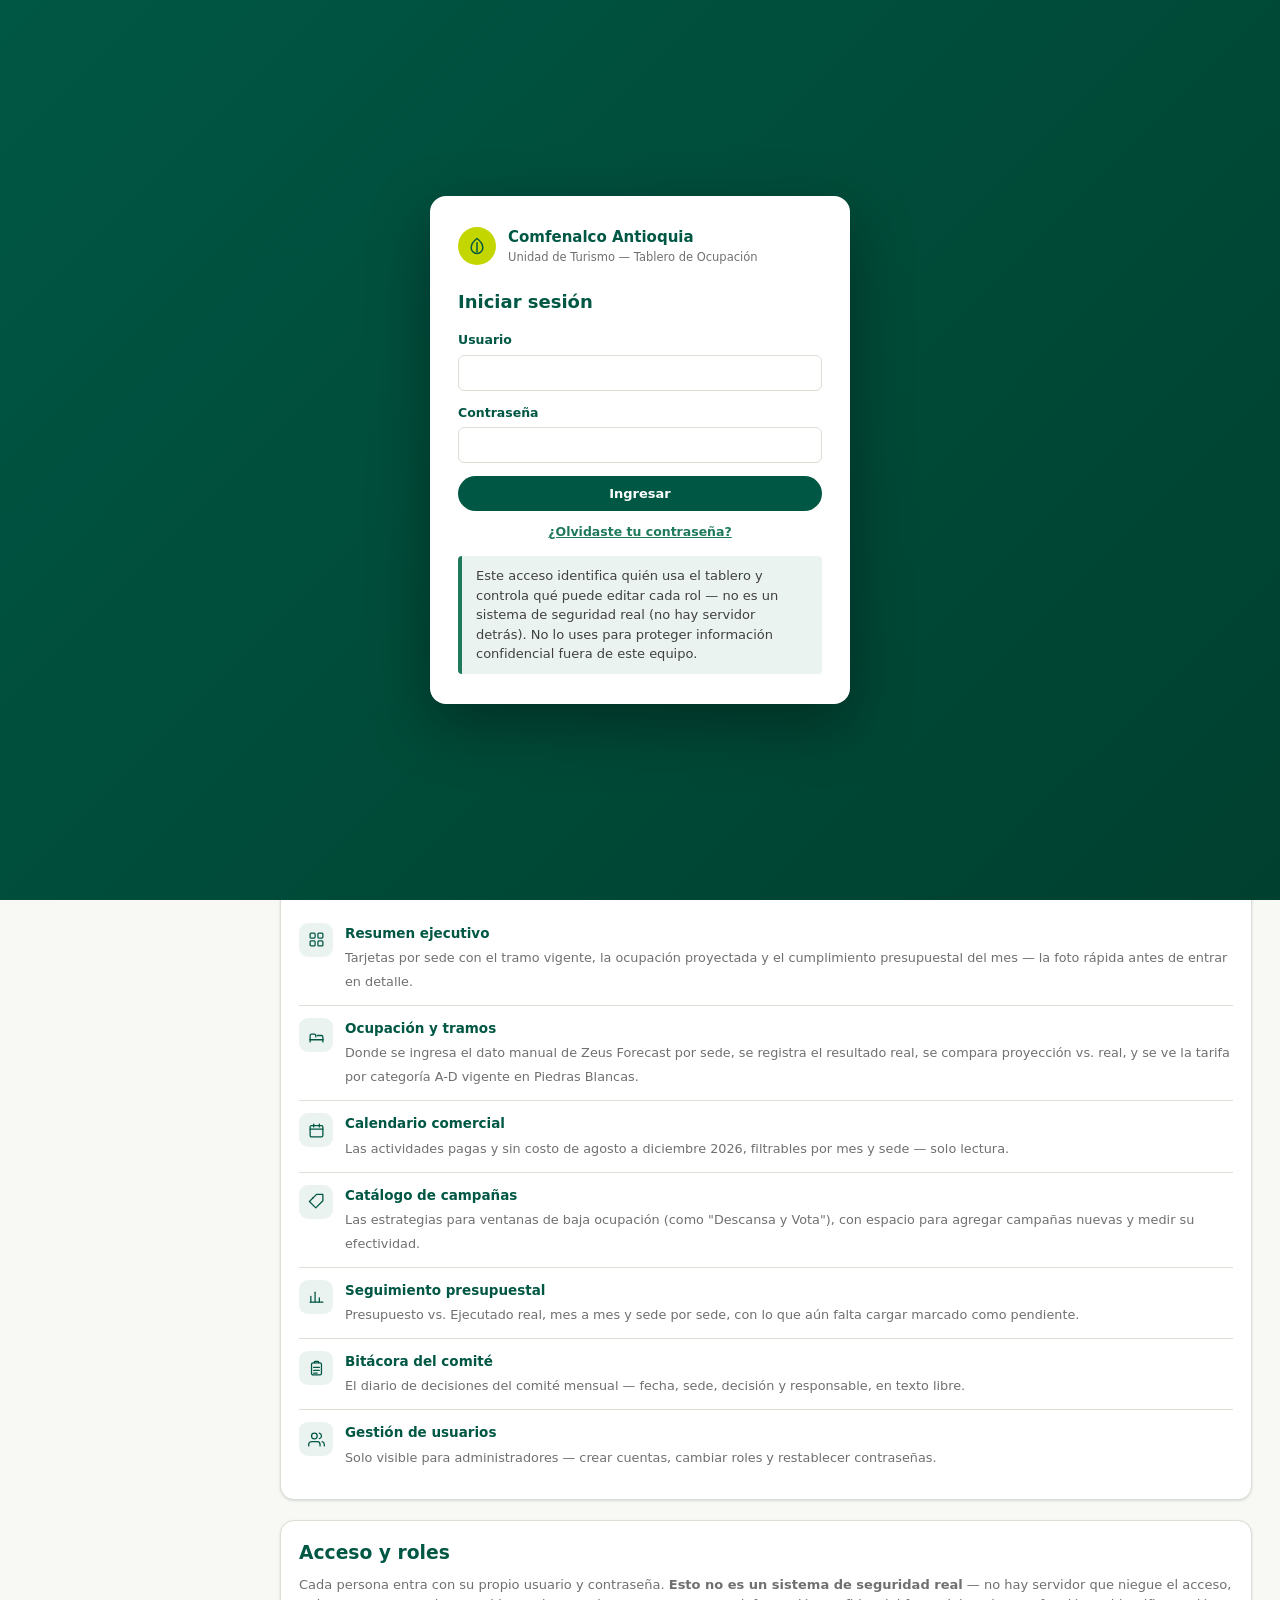
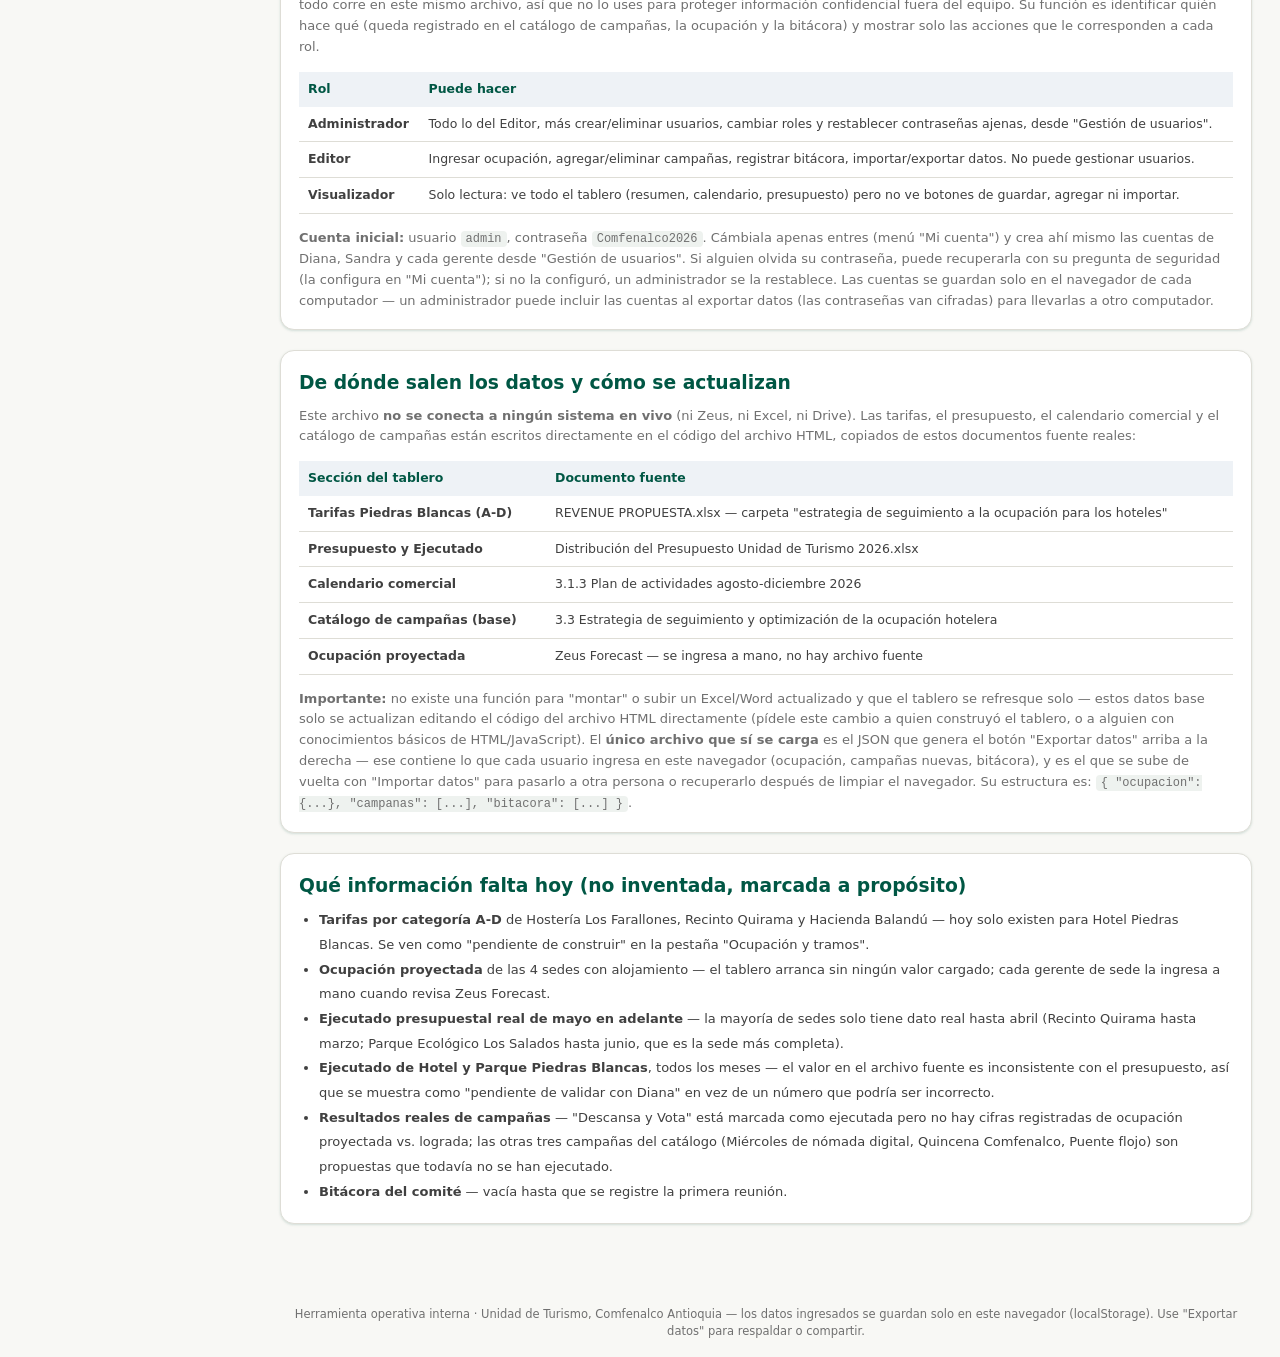
<file: 05-tablero-ocupacion/tablero-seguimiento-ocupacion.html>
<!DOCTYPE html>
<html lang="es">
<head>
<meta charset="UTF-8">
<meta name="viewport" content="width=device-width, initial-scale=1.0">
<title>Tablero de Ocupación y Comercial · Unidad de Turismo Comfenalco Antioquia</title>
<!-- Sin dependencias externas: el gráfico de la pestaña "Seguimiento
     presupuestal" se construye con divs y CSS (ver renderBudgetChart), no
     con una librería cargada desde una CDN. Así el tablero funciona igual
     completamente sin conexión a internet, incluidos los gráficos. -->
<style>
/* ============================================================
   LIMITACIÓN DE PERSISTENCIA — LÉASE ANTES DE USAR
   Este tablero guarda todo lo que el usuario ingresa (ocupación,
   campañas nuevas, bitácora) en localStorage del NAVEGADOR donde
   se abre el archivo. No hay servidor ni base de datos: si este
   mismo archivo .html se abre en otro computador, o en otro
   navegador del mismo computador, NO va a ver los datos guardados
   aquí. Use el botón "Exportar datos" para descargar un respaldo
   en JSON y el botón "Importar datos" para cargarlo en otra
   máquina o después de limpiar el navegador.

   PALETA — tomada de comfenalcoantioquia.com.co/personas (colores
   computados reales del sitio, no una aproximación):
     verde institucional oscuro  #005744  (encabezados, texto de marca)
     verde lima de acento        #C4D600  (botones tipo píldora, CTAs)
     verde secundario            #1E9B32  (usado aquí solo para el
                                            semáforo de tramo "Estándar",
                                            para no confundirlo con el
                                            verde oscuro de la marca)
   Tipografía: system-ui en todo el tablero (sin fuentes externas — el
   sitio real usa la fuente "Mitr" de Google Fonts en sus títulos, pero
   cargarla exigiría una segunda dependencia de red; --font-display usa
   el system-ui en negrita para acercarse a ese mismo peso visual sin
   depender de internet para verse bien).
   El semáforo de tramos (verde/ámbar/rojo) usa sus propios tonos,
   independientes de la marca, porque ese código de color tiene que
   seguir leyéndose como semáforo — si el "Estándar" usara el mismo
   verde oscuro que encabezados y botones, dejaría de destacar.
   ============================================================ */

:root{
  --navy:#005744;
  --navy-dark:#00402F;
  --navy-soft:#1F7A5C;
  --gold:#C4D600;
  --gold-soft:#DCE96B;
  --gold-text:#005744;
  --gray:#404040;
  --gray-soft:#707070;
  --bg:#F8F8F5;
  --card-bg:#FFFFFF;
  --border:#DEDDD6;
  --verde:#1E9B32;
  --verde-bg:#E9F5E7;
  --amarillo:#E29A1E;
  --amarillo-bg:#FCF1DA;
  --rojo:#C0362B;
  --rojo-bg:#FBE9E8;
  --semaforo-housing:#26332A;
  --shadow: 0 1px 3px rgba(0,87,68,0.10), 0 1px 2px rgba(0,87,68,0.06);
  --font-display: system-ui, -apple-system, "Segoe UI", Roboto, sans-serif;
}

*{box-sizing:border-box;}
html,body{margin:0;padding:0;}
body{
  font-family: system-ui, -apple-system, "Segoe UI", Roboto, Helvetica, Arial, sans-serif;
  background:var(--bg);
  color:var(--gray);
  line-height:1.5;
  min-height:100vh;
}
h1,h2,h3,h4{color:var(--navy); margin:0 0 8px 0; font-family:var(--font-display); font-weight:600;}
a{color:var(--navy);}
table{border-collapse:collapse; width:100%;}
button{font-family:inherit; cursor:pointer;}
input,select,textarea{font-family:inherit; font-size:14px;}

/* ---------- APP SHELL: sidebar + content column ---------- */
.app-shell{display:flex; align-items:stretch; min-height:100vh;}

.sidebar{
  width:252px;
  flex-shrink:0;
  background:linear-gradient(180deg, var(--navy) 0%, var(--navy-dark) 100%);
  display:flex;
  flex-direction:column;
  position:sticky;
  top:0;
  align-self:flex-start;
  height:100vh;
}
.sidebar-brand{
  display:flex;
  align-items:center;
  gap:11px;
  padding:22px 20px 18px 20px;
  border-bottom:1px solid rgba(255,255,255,0.14);
}
.brand-mark{
  width:38px; height:38px; border-radius:50%;
  background:var(--gold);
  display:flex; align-items:center; justify-content:center;
  flex-shrink:0;
}
.brand-mark svg{width:20px; height:20px; stroke:var(--gold-text);}
.brand-text{display:flex; flex-direction:column; line-height:1.3; min-width:0;}
.brand-text strong{color:#fff; font-family:var(--font-display); font-size:14.5px; font-weight:600;}
.brand-text span{color:#BFE3D4; font-size:10.5px;}

/* ---------- NAV TABS (sidebar items) ---------- */
nav.tabs{
  flex:1;
  display:flex;
  flex-direction:column;
  gap:2px;
  padding:14px 12px;
  overflow-y:auto;
}
nav.tabs button{
  background:transparent;
  border:none;
  border-left:3px solid transparent;
  color:#BFE3D4;
  padding:11px 12px;
  font-size:13.3px;
  font-weight:600;
  font-family:var(--font-display);
  text-align:left;
  border-radius:0 9px 9px 0;
  display:flex;
  align-items:center;
  gap:10px;
  cursor:pointer;
  transition:background .15s ease, color .15s ease;
}
nav.tabs button svg{width:17px; height:17px; flex-shrink:0; opacity:.8;}
nav.tabs button:hover{background:rgba(255,255,255,0.08); color:#fff;}
nav.tabs button.active{
  background:rgba(196,214,0,0.16);
  color:#fff;
  border-left-color:var(--gold);
}
nav.tabs button.active svg{opacity:1; stroke:var(--gold);}
.sidebar-footer{
  padding:14px 20px 20px 20px;
  border-top:1px solid rgba(255,255,255,0.14);
  color:#8FB8A8;
  font-size:10.3px;
  line-height:1.5;
}

.content-col{flex:1; display:flex; flex-direction:column; min-width:0;}

/* ---------- HEADER (top bar of content column) ---------- */
header.app-header{
  background:#fff;
  color:var(--navy);
  padding:16px 28px;
  display:flex;
  justify-content:space-between;
  align-items:center;
  flex-wrap:wrap;
  gap:12px;
  border-bottom:1px solid var(--border);
  position:sticky;
  top:0;
  z-index:20;
}
header.app-header .titles h1{
  color:var(--navy);
  font-size:18.5px;
  margin:0;
  font-family:var(--font-display);
  font-weight:600;
}
header.app-header .titles p{
  margin:2px 0 0 0;
  font-size:12.5px;
  color:var(--gray-soft);
}
.header-actions{display:flex; gap:8px; flex-wrap:wrap;}
.btn{
  border:1px solid transparent;
  border-radius:999px;
  padding:9px 18px;
  font-size:13px;
  font-weight:600;
  display:inline-flex;
  align-items:center;
  gap:6px;
  transition:filter .15s ease, background .15s ease;
  cursor:pointer;
}
.btn svg{width:15px; height:15px; flex-shrink:0;}
.btn:hover{filter:brightness(1.08);}
.btn-gold{background:var(--gold); color:var(--gold-text); border-color:var(--gold);}
.btn-outline{background:transparent; color:#fff; border-color:rgba(255,255,255,0.55);}
.btn-outline:hover{background:rgba(255,255,255,0.10);}
.btn-navy{background:var(--navy); color:#fff;}
.btn-navy:hover{background:var(--navy-soft);}
.btn-ghost{background:transparent; color:var(--navy); border:1px solid var(--border);}
.btn-ghost:hover{background:#EFF3F1;}
.btn-danger{background:#fff; color:var(--rojo); border:1px solid var(--rojo);}
.btn-sm{padding:6px 12px; font-size:12px;}
input[type=file].hidden-file{display:none;}

/* ---------- LAYOUT ---------- */
main{padding:24px 28px 64px 28px; max-width:1400px; width:100%; margin:0 auto;}
.tab-panel{display:none;}
.tab-panel.active{display:block; animation:fadeIn .2s ease;}
@keyframes fadeIn{from{opacity:0; transform:translateY(4px);} to{opacity:1; transform:translateY(0);}}

.section-title{
  display:flex;
  align-items:baseline;
  justify-content:space-between;
  flex-wrap:wrap;
  gap:8px;
  margin-bottom:14px;
  border-bottom:2px solid var(--border);
  padding-bottom:10px;
}
.section-title h2{font-size:19px; margin:0;}
.section-title .subtitle{font-size:13px; color:var(--gray-soft);}

.card{
  background:var(--card-bg);
  border:1px solid var(--border);
  border-radius:14px;
  box-shadow:var(--shadow);
  padding:18px;
}
.note{
  background:#EAF3EF;
  border-left:4px solid var(--navy-soft);
  padding:10px 14px;
  border-radius:4px;
  font-size:13px;
  color:var(--gray);
  margin-bottom:16px;
}
.note.pending{border-left-color:var(--amarillo); background:var(--amarillo-bg);}
.badge{
  display:inline-block;
  font-size:11px;
  font-weight:700;
  padding:3px 9px;
  border-radius:20px;
  text-transform:uppercase;
  letter-spacing:.02em;
}
.badge-verde{background:var(--verde-bg); color:var(--verde);}
.badge-amarillo{background:var(--amarillo-bg); color:var(--amarillo);}
.badge-rojo{background:var(--rojo-bg); color:var(--rojo);}
.badge-gray{background:#EAECEF; color:var(--gray-soft);}
.badge-navy{background:#E4EBF1; color:var(--navy);}

/* ---------- KPI CARDS (Resumen ejecutivo) ---------- */
.kpi-grid{
  display:grid;
  grid-template-columns:repeat(auto-fit, minmax(255px,1fr));
  gap:16px;
  margin-bottom:26px;
}
.kpi-card{
  background:var(--card-bg);
  border:1px solid var(--border);
  border-radius:14px;
  box-shadow:var(--shadow);
  overflow:hidden;
  display:flex;
  flex-direction:column;
  transition:transform .15s ease, box-shadow .15s ease;
}
.kpi-card:hover{transform:translateY(-3px); box-shadow:0 6px 18px rgba(0,87,68,0.14);}
.kpi-card .kpi-stripe{height:6px;}
.kpi-stripe.verde{background:var(--verde);}
.kpi-stripe.amarillo{background:var(--amarillo);}
.kpi-stripe.rojo{background:var(--rojo);}
.kpi-stripe.neutro{background:var(--border);}
.kpi-card .kpi-body{padding:16px 18px 18px 18px;}
.kpi-title-row{display:flex; align-items:center; gap:10px; margin-bottom:2px;}
.kpi-icon{
  width:32px; height:32px; border-radius:9px; background:#EAF3EF; color:var(--navy);
  display:flex; align-items:center; justify-content:center; flex-shrink:0;
}
.kpi-icon svg{width:17px; height:17px;}
.kpi-card h3{font-size:14.5px; margin:0;}
.kpi-card .kpi-role{font-size:11.5px; color:var(--gray-soft); margin:4px 0 10px 0;}
.kpi-row{display:flex; justify-content:space-between; align-items:center; margin-top:8px; font-size:13px;}
.kpi-row .label{color:var(--gray-soft);}
.kpi-row .value{font-weight:700; color:var(--navy);}
.kpi-big{font-size:26px; font-weight:800; color:var(--navy); margin-top:2px;}

/* ---------- SEMÁFORO (rojo/amarillo/verde real, no solo un color de acento) ---------- */
.semaforo{
  display:inline-flex;
  flex-direction:column;
  gap:5px;
  background:var(--semaforo-housing);
  border-radius:9px;
  padding:6px 5px;
  flex-shrink:0;
}
.semaforo.horizontal{flex-direction:row;}
.semaforo .luz{
  width:12px; height:12px; border-radius:50%;
  background:rgba(255,255,255,0.14);
  transition:background .15s ease, box-shadow .15s ease;
}
.semaforo .luz.rojo.active{background:var(--rojo); box-shadow:0 0 7px 1.5px rgba(192,54,43,0.75);}
.semaforo .luz.amarillo.active{background:var(--amarillo); box-shadow:0 0 7px 1.5px rgba(226,154,30,0.75);}
.semaforo .luz.verde.active{background:var(--verde); box-shadow:0 0 7px 1.5px rgba(30,155,50,0.75);}
.semaforo.lg .luz{width:16px; height:16px;}
.semaforo.lg{padding:8px 7px; gap:7px; border-radius:11px;}

/* ---------- FORMS ---------- */
.form-grid{
  display:grid;
  grid-template-columns:repeat(auto-fit,minmax(180px,1fr));
  gap:14px;
  align-items:end;
}
.field label{
  display:block;
  font-size:12.5px;
  font-weight:600;
  color:var(--navy);
  margin-bottom:5px;
}
.field input, .field select, .field textarea{
  width:100%;
  padding:9px 10px;
  border:1px solid var(--border);
  border-radius:6px;
  background:#fff;
  color:var(--gray);
}
.field input:focus, .field select:focus, .field textarea:focus{
  outline:2px solid var(--navy-soft);
  outline-offset:1px;
}
.field-hint{font-size:11.5px; color:var(--gray-soft); margin-top:4px;}

/* ---------- SEDE OCUPACIÓN CARDS ---------- */
.sede-occ-card{margin-bottom:20px;}
.sede-occ-head{
  display:flex;
  justify-content:space-between;
  align-items:flex-start;
  flex-wrap:wrap;
  gap:10px;
  margin-bottom:14px;
}
.sede-occ-head h3{margin:0; font-size:17px;}
.sede-occ-head .mezcla{font-size:12px; color:var(--gray-soft);}
.tramo-result{
  display:flex;
  align-items:center;
  gap:14px;
  margin-top:14px;
  padding:14px;
  border-radius:8px;
  background:#F8F9FB;
  border:1px solid var(--border);
}
.tramo-text .tramo-name{font-weight:800; font-size:16px; color:var(--navy);}
.tramo-text .tramo-desc{font-size:12.5px; color:var(--gray-soft);}

/* ---------- COMPARACIÓN PROYECCIÓN VS. REAL Y RECOMENDACIÓN ---------- */
.compare-grid{
  display:grid;
  grid-template-columns:repeat(auto-fit, minmax(135px,1fr));
  gap:12px;
  margin-top:14px;
}
.compare-stat{background:#F8F9FB; border:1px solid var(--border); border-radius:8px; padding:10px 12px;}
.compare-stat .compare-label{font-size:10.8px; color:var(--gray-soft); text-transform:uppercase; letter-spacing:.02em; font-weight:700;}
.compare-stat .compare-value{font-size:19px; font-weight:800; color:var(--navy); margin-top:3px;}
.compare-stat .compare-value.pos{color:var(--verde);}
.compare-stat .compare-value.neg{color:var(--rojo);}

.recomendacion-box{
  border-radius:8px; padding:14px; margin-top:14px; border:1px solid var(--border);
  display:flex; gap:12px; align-items:flex-start;
}
.recomendacion-box.precio{background:#EAF3EF; border-color:var(--verde);}
.recomendacion-box.mantener{background:#EEF2F6; border-color:var(--navy-soft);}
.recomendacion-box.promocional{background:var(--amarillo-bg); border-color:var(--amarillo);}
.recomendacion-box.promocional-urgente{background:var(--rojo-bg); border-color:var(--rojo);}
.recomendacion-box.sin-dato{background:#F4F4F2; border-color:var(--border);}
.recomendacion-icon{
  width:30px; height:30px; border-radius:50%; display:flex; align-items:center; justify-content:center;
  flex-shrink:0; background:#fff; box-shadow:0 1px 2px rgba(0,0,0,0.12);
}
.recomendacion-icon svg{width:16px; height:16px;}
.recomendacion-body{flex:1;}
.recomendacion-title{font-weight:700; font-size:12.5px; color:var(--navy); text-transform:uppercase; letter-spacing:.02em; margin-bottom:3px;}
.recomendacion-text{font-size:13px; color:var(--gray); line-height:1.55;}
.recomendacion-alerta{
  margin-top:9px; padding-top:9px; border-top:1px solid rgba(0,0,0,0.10);
  font-size:12.5px; color:var(--rojo); font-weight:600; line-height:1.5;
}

table.rate-table{margin-top:10px; font-size:13px;}
table.rate-table th, table.rate-table td{
  border:1px solid var(--border);
  padding:7px 10px;
  text-align:center;
}
table.rate-table th{background:var(--navy); color:#fff; font-weight:600;}
table.rate-table tr.highlight td{background:var(--verde-bg); font-weight:700;}
table.rate-table tr.highlight.amarillo td{background:var(--amarillo-bg);}
table.rate-table tr.highlight.rojo td{background:var(--rojo-bg);}
table.rate-table td:first-child, table.rate-table th:first-child{text-align:left; font-weight:600;}

.calendar-rules{font-size:12.5px; color:var(--gray); margin-top:12px;}
.calendar-rules ul{margin:6px 0 0 0; padding-left:18px;}
.calendar-rules li{margin-bottom:4px;}

/* ---------- QUIRAMA SPLIT ---------- */
.quirama-split{
  display:grid;
  grid-template-columns:1fr 1fr;
  gap:14px;
  margin-top:12px;
}
.split-box{
  border-radius:8px;
  padding:12px 14px;
  border:1px solid var(--border);
}
.split-box.individual{background:#EEF6EF; border-color:var(--verde);}
.split-box.empresarial{background:#EEF2F6; border-color:var(--navy-soft);}
.split-box .split-label{font-size:11.5px; font-weight:700; text-transform:uppercase; letter-spacing:.03em; color:var(--gray-soft);}
.split-box .split-value{font-size:20px; font-weight:800; color:var(--navy); margin-top:2px;}
.split-box .split-note{font-size:11.5px; color:var(--gray-soft); margin-top:4px;}

/* ---------- CALENDAR TAB ---------- */
.filters-row{
  display:flex;
  gap:10px;
  flex-wrap:wrap;
  margin-bottom:16px;
  align-items:center;
}
.chip-group{display:flex; flex-wrap:wrap; gap:6px;}
.chip{
  border:1px solid var(--border);
  background:#fff;
  color:var(--gray);
  padding:6px 13px;
  border-radius:20px;
  font-size:12.5px;
  font-weight:600;
}
.chip.active{background:var(--navy); color:#fff; border-color:var(--navy);}
.calendar-table-wrap{overflow-x:auto; border:1px solid var(--border); border-radius:10px;}
table.calendar-table{font-size:13px; min-width:900px;}
table.calendar-table th{
  background:var(--navy); color:#fff; text-align:left; padding:10px 12px; position:sticky; top:0;
}
table.calendar-table td{padding:10px 12px; border-bottom:1px solid var(--border); vertical-align:top;}
table.calendar-table tr:nth-child(even){background:#FAFBFC;}
.tipo-tag{font-size:11px; font-weight:700; padding:2px 8px; border-radius:12px;}
.tipo-tag.paga{background:var(--amarillo-bg); color:var(--amarillo);}
.tipo-tag.sincosto{background:var(--verde-bg); color:var(--verde);}

/* ---------- CAMPAIGN CATALOG ---------- */
table.campaign-table{font-size:12.8px;}
table.campaign-table th{background:var(--navy); color:#fff; padding:9px 10px; text-align:left;}
table.campaign-table td{padding:9px 10px; border-bottom:1px solid var(--border);}
table.campaign-table tr:nth-child(even){background:#FAFBFC;}
.status-tag{font-size:10.5px; font-weight:700; padding:2px 8px; border-radius:10px;}
.status-tag.ejecutada{background:var(--verde-bg); color:var(--verde);}
.status-tag.propuesta{background:#EAECEF; color:var(--gray-soft);}
.eff-bar-wrap{width:80px; height:8px; background:#EAECEF; border-radius:4px; overflow:hidden; margin-top:3px;}
.eff-bar{height:100%; background:var(--verde);}

/* ---------- BUDGET TAB (gráfico propio en CSS, sin librería externa) ---------- */
.chart-card{margin-bottom:22px;}
.chart-container{position:relative;}
.month-select-row{display:flex; align-items:center; gap:10px; margin-bottom:14px; flex-wrap:wrap;}
.bar-legend{display:flex; gap:20px; margin-bottom:16px; font-size:12.5px; color:var(--gray-soft); flex-wrap:wrap;}
.bar-legend span{display:inline-flex; align-items:center; gap:7px;}
.bar-legend .dot{width:11px; height:11px; border-radius:3px; display:inline-block; flex-shrink:0;}
.bar-legend .dot.ppto{background:var(--navy);}
.bar-legend .dot.ejec{background:var(--gold);}
.bar-legend .dot.pending{background:repeating-linear-gradient(45deg, #D8D8D2, #D8D8D2 4px, #EFEFEA 4px, #EFEFEA 8px);}
.bar-group{padding:13px 0; border-bottom:1px solid var(--border);}
.bar-group:last-child{border-bottom:none;}
.bar-group-label{font-weight:700; color:var(--navy); font-size:13.5px; margin-bottom:9px;}
.bar-row{display:flex; align-items:center; gap:10px; margin-bottom:7px;}
.bar-row:last-child{margin-bottom:0;}
.bar-tag{width:34px; flex-shrink:0; font-size:10px; font-weight:700; color:var(--gray-soft); text-transform:uppercase; letter-spacing:.02em;}
.bar-track{flex:1; height:15px; background:#EEF0EC; border-radius:4px; overflow:hidden;}
.bar-fill{height:100%; border-radius:4px;}
.bar-fill.ppto{background:var(--navy);}
.bar-fill.ejec{background:var(--gold);}
.bar-fill.pending{background:repeating-linear-gradient(45deg, #D8D8D2, #D8D8D2 5px, #EFEFEA 5px, #EFEFEA 10px);}
.bar-num{width:195px; flex-shrink:0; font-size:12px; color:var(--gray); text-align:right; font-variant-numeric:tabular-nums;}
.bar-num.pending{color:var(--gray-soft); font-style:italic;}
@media (max-width:640px){
  .bar-num{width:110px; font-size:11px;}
  .bar-tag{width:28px;}
}
table.budget-detail{font-size:12.5px; margin-top:14px;}
table.budget-detail th{background:#EEF2F6; color:var(--navy); padding:8px 9px; text-align:right;}
table.budget-detail th:first-child{text-align:left;}
table.budget-detail td{padding:8px 9px; border-bottom:1px solid var(--border); text-align:right;}
table.budget-detail td:first-child{text-align:left; font-weight:600;}
.pendiente-text{color:var(--gray-soft); font-style:italic;}
details.sede-detail{margin-bottom:10px; border:1px solid var(--border); border-radius:8px; overflow:hidden;}
details.sede-detail summary{
  padding:11px 14px; background:#F8F9FB; cursor:pointer; font-weight:700; color:var(--navy);
  list-style:none; display:flex; justify-content:space-between; align-items:center;
}
details.sede-detail summary::-webkit-details-marker{display:none;}
details.sede-detail .detail-inner{padding:0 14px 14px 14px;}

/* ---------- BITACORA ---------- */
.log-entry{
  border:1px solid var(--border);
  border-left:4px solid var(--navy);
  border-radius:6px;
  padding:12px 14px;
  margin-bottom:10px;
  background:#fff;
}
.log-entry .log-meta{display:flex; justify-content:space-between; font-size:11.5px; color:var(--gray-soft); margin-bottom:5px;}
.log-entry .log-decision{font-size:13.5px; color:var(--gray);}
.log-empty{color:var(--gray-soft); font-size:13px; font-style:italic;}

/* ---------- INSTRUCCIONES ---------- */
.instr-hero{
  background:linear-gradient(135deg, var(--navy) 0%, var(--navy-soft) 100%);
  border-radius:16px;
  padding:26px 28px;
  color:#fff;
  margin-bottom:22px;
  display:flex;
  align-items:center;
  gap:20px;
  flex-wrap:wrap;
}
.instr-hero .instr-hero-icon{
  width:56px; height:56px; border-radius:50%; background:var(--gold);
  display:flex; align-items:center; justify-content:center; flex-shrink:0;
}
.instr-hero .instr-hero-icon svg{width:28px; height:28px; stroke:var(--gold-text);}
.instr-hero h2{color:#fff; margin:0 0 4px 0;}
.instr-hero p{margin:0; color:#D8ECE3; font-size:13.5px; max-width:640px;}

.instr-grid{
  display:grid;
  grid-template-columns:repeat(auto-fit, minmax(280px,1fr));
  gap:16px;
  margin-bottom:24px;
}
.instr-card{
  background:var(--card-bg);
  border:1px solid var(--border);
  border-radius:14px;
  padding:18px;
  box-shadow:var(--shadow);
}
.instr-card .instr-step-num{
  width:28px; height:28px; border-radius:50%; background:var(--navy); color:#fff;
  display:flex; align-items:center; justify-content:center; font-weight:700; font-size:13px;
  font-family:var(--font-display); margin-bottom:10px;
}
.instr-card h4{margin:0 0 6px 0; font-size:14.5px;}
.instr-card p{margin:0; font-size:12.8px; color:var(--gray-soft); line-height:1.55;}
.instr-tab-list{list-style:none; margin:0; padding:0;}
.instr-tab-list li{
  display:flex; align-items:flex-start; gap:12px;
  padding:12px 0; border-bottom:1px solid var(--border);
}
.instr-tab-list li:last-child{border-bottom:none;}
.instr-tab-list .instr-tab-icon{
  width:34px; height:34px; border-radius:9px; background:#EAF3EF; color:var(--navy);
  display:flex; align-items:center; justify-content:center; flex-shrink:0;
}
.instr-tab-list .instr-tab-icon svg{width:17px; height:17px;}
.instr-tab-list strong{display:block; font-size:13.5px; color:var(--navy); margin-bottom:2px;}
.instr-tab-list span{font-size:12.8px; color:var(--gray-soft); line-height:1.5;}

/* ---------- MODAL ---------- */
.modal-overlay{
  position:fixed; inset:0; background:rgba(0,44,34,0.55);
  display:none; align-items:center; justify-content:center; z-index:1000; padding:20px;
}
.modal-overlay.open{display:flex;}
.modal-box{
  background:#fff; border-radius:14px; max-width:560px; width:100%;
  max-height:88vh; overflow-y:auto; box-shadow:0 10px 40px rgba(0,0,0,0.25);
}
.modal-head{
  background:var(--navy); color:#fff; padding:16px 20px; display:flex; justify-content:space-between; align-items:center;
  border-radius:14px 14px 0 0;
}
.modal-head h3{color:#fff; margin:0; font-size:16px; font-family:var(--font-display); font-weight:600;}
.modal-close{background:transparent; border:none; color:#fff; font-size:20px; line-height:1;}
.modal-body{padding:20px;}
.modal-footer{padding:14px 20px; border-top:1px solid var(--border); display:flex; justify-content:flex-end; gap:10px;}
.modal-body .field{margin-bottom:12px;}

/* ---------- TOAST ---------- */
#toast{
  position:fixed; bottom:22px; right:22px; background:var(--navy); color:#fff;
  padding:12px 18px; border-radius:8px; box-shadow:var(--shadow); font-size:13.5px;
  display:none; z-index:1100; max-width:340px; border-left:4px solid var(--gold);
}
#toast.show{display:block; animation:fadeIn .2s ease;}

footer.app-footer{
  text-align:center; padding:18px 28px; font-size:11.5px; color:var(--gray-soft);
}

@media (max-width: 900px){
  .app-shell{flex-direction:column;}
  .sidebar{
    width:100%; height:auto; position:sticky; top:0; z-index:30;
    flex-direction:row; align-items:center;
  }
  .sidebar-brand{border-bottom:none; border-right:1px solid rgba(255,255,255,0.14); padding:12px 16px;}
  .brand-text{display:none;}
  nav.tabs{flex-direction:row; overflow-x:auto; padding:8px;}
  nav.tabs button{border-left:none; border-bottom:3px solid transparent; border-radius:8px; white-space:nowrap;}
  nav.tabs button.active{border-left-color:transparent; border-bottom-color:var(--gold);}
  .sidebar-footer{display:none;}
}

@media (max-width: 720px){
  main{padding:16px;}
  header.app-header{padding:14px 16px;}
  .quirama-split{grid-template-columns:1fr;}
}

/* ==========================================================================
   AUTENTICACIÓN (identificación + interfaz por rol -- NO es seguridad real:
   ver aviso completo en la pantalla de login y en Instrucciones).
   ========================================================================== */
.auth-overlay{
  position:fixed; inset:0; z-index:2000;
  background:linear-gradient(135deg, var(--navy) 0%, var(--navy-dark) 100%);
  display:flex; align-items:center; justify-content:center; padding:20px;
}
.auth-overlay.hidden{display:none;}
.auth-box{
  background:#fff; border-radius:16px; max-width:420px; width:100%;
  padding:30px 28px; box-shadow:0 20px 60px rgba(0,0,0,0.35);
}
.auth-brand{display:flex; align-items:center; gap:12px; margin-bottom:22px;}
.auth-brand strong{display:block; color:var(--navy); font-size:15px; font-family:var(--font-display); font-weight:600;}
.auth-brand span{display:block; color:var(--gray-soft); font-size:11.5px;}
.auth-step h2{font-size:18px; margin:0 0 16px 0;}
.auth-step .field{margin-bottom:13px;}
.auth-error{
  background:var(--rojo-bg); color:var(--rojo); border-radius:6px; padding:9px 12px;
  font-size:12.5px; margin-bottom:13px; font-weight:600;
}
.auth-link{
  display:block; width:100%; text-align:center; background:transparent; border:none;
  color:var(--navy-soft); font-size:12.5px; font-weight:600; margin-top:12px; cursor:pointer; text-decoration:underline;
}
.auth-seed-hint{
  background:var(--amarillo-bg); border:1px solid var(--amarillo); border-radius:6px;
  padding:9px 12px; font-size:12px; color:#6B4A0F; margin-bottom:16px; line-height:1.5;
}

/* ---------- Bloque de usuario en el sidebar ---------- */
.sidebar-user{
  display:flex; align-items:center; gap:9px; padding:13px 16px;
  border-top:1px solid rgba(255,255,255,0.14); border-bottom:1px solid rgba(255,255,255,0.14);
}
.sidebar-user-avatar{
  width:32px; height:32px; border-radius:50%; background:var(--gold); color:var(--gold-text);
  display:flex; align-items:center; justify-content:center; font-weight:700; font-size:12.5px; flex-shrink:0;
}
.sidebar-user-info{flex:1; min-width:0; line-height:1.3;}
.sidebar-user-info strong{display:block; color:#fff; font-size:12.5px; white-space:nowrap; overflow:hidden; text-overflow:ellipsis;}
.sidebar-user-info span{display:block; color:#BFE3D4; font-size:10.5px; text-transform:capitalize;}
.sidebar-logout{
  background:transparent; border:none; color:#BFE3D4; cursor:pointer; padding:6px; border-radius:6px; flex-shrink:0;
  display:flex; align-items:center; justify-content:center;
}
.sidebar-logout:hover{background:rgba(255,255,255,0.10); color:#fff;}
.sidebar-logout svg{width:16px; height:16px;}

/* ---------- Gestión de usuarios (tab admin) ---------- */
table.user-table{font-size:12.8px;}
table.user-table th{background:var(--navy); color:#fff; padding:9px 10px; text-align:left;}
table.user-table td{padding:9px 10px; border-bottom:1px solid var(--border);}
table.user-table tr:nth-child(even){background:#FAFBFC;}
.role-badge{font-size:10.5px; font-weight:700; padding:2px 9px; border-radius:10px; text-transform:capitalize;}
.role-badge.admin{background:#EAF3EF; color:var(--verde);}
.role-badge.editor{background:#E4EBF1; color:var(--navy);}
.role-badge.visualizador{background:#EAECEF; color:var(--gray-soft);}

/* Se ocultan según el rol de la sesión activa (ver applyRolePermissions) */
[data-min-role]{ }
.role-hidden{display:none !important;}
</style>
</head>
<body>

<!-- ============ PANTALLA DE ACCESO ============
     Identifica quién usa el tablero y qué puede ver/editar cada rol.
     No es un mecanismo de seguridad real: no hay servidor que niegue el
     acceso, todo corre en este mismo archivo. No la uses para proteger
     información confidencial fuera de este equipo (ver Instrucciones). -->
<div class="auth-overlay" id="authOverlay">
  <div class="auth-box">
    <div class="auth-brand">
      <div class="brand-mark">
        <svg viewBox="0 0 24 24" fill="none" stroke-width="1.8" stroke-linecap="round" stroke-linejoin="round"><path d="M12 3c-4 3-7 7-7 11a7 7 0 0 0 14 0c0-4-3-8-7-11z"/><path d="M12 8v11"/></svg>
      </div>
      <div>
        <strong>Comfenalco Antioquia</strong>
        <span>Unidad de Turismo — Tablero de Ocupación</span>
      </div>
    </div>

    <div class="auth-step" id="authStepLogin">
      <h2>Iniciar sesión</h2>
      <div id="authSeedHint" class="auth-seed-hint" style="display:none;"></div>
      <div class="field"><label>Usuario</label><input type="text" id="authUsername" autocomplete="username"></div>
      <div class="field"><label>Contraseña</label><input type="password" id="authPassword" autocomplete="current-password"></div>
      <div id="authLoginError" class="auth-error" style="display:none;"></div>
      <button class="btn btn-navy" id="btnLogin" style="width:100%; justify-content:center;">Ingresar</button>
      <button class="auth-link" id="btnGoForgot">¿Olvidaste tu contraseña?</button>
      <div class="note" style="margin-top:16px; margin-bottom:0;">Este acceso identifica quién usa el tablero y controla qué puede editar cada rol — no es un sistema de seguridad real (no hay servidor detrás). No lo uses para proteger información confidencial fuera de este equipo.</div>
    </div>

    <div class="auth-step" id="authStepForgot1" style="display:none;">
      <h2>Recuperar contraseña</h2>
      <div class="field"><label>Usuario</label><input type="text" id="forgotUsername" autocomplete="username"></div>
      <div id="authForgotError1" class="auth-error" style="display:none;"></div>
      <button class="btn btn-navy" id="btnForgotContinue" style="width:100%; justify-content:center;">Continuar</button>
      <button class="auth-link" id="btnBackToLogin1">Volver a iniciar sesión</button>
    </div>

    <div class="auth-step" id="authStepForgot2" style="display:none;">
      <h2>Responde tu pregunta de seguridad</h2>
      <p class="field-hint" id="forgotQuestionText" style="margin-bottom:14px;"></p>
      <div class="field"><label>Respuesta</label><input type="text" id="forgotAnswer"></div>
      <div class="field"><label>Nueva contraseña</label><input type="password" id="forgotNewPass" autocomplete="new-password"></div>
      <div class="field"><label>Confirmar nueva contraseña</label><input type="password" id="forgotNewPass2" autocomplete="new-password"></div>
      <div id="authForgotError2" class="auth-error" style="display:none;"></div>
      <button class="btn btn-navy" id="btnForgotReset" style="width:100%; justify-content:center;">Restablecer contraseña</button>
      <button class="auth-link" id="btnBackToLogin2">Volver a iniciar sesión</button>
    </div>
  </div>
</div>

<div class="app-shell">
<aside class="sidebar">
  <div class="sidebar-brand">
    <div class="brand-mark">
      <svg viewBox="0 0 24 24" fill="none" stroke-width="1.8" stroke-linecap="round" stroke-linejoin="round"><path d="M12 3c-4 3-7 7-7 11a7 7 0 0 0 14 0c0-4-3-8-7-11z"/><path d="M12 8v11"/></svg>
    </div>
    <div class="brand-text">
      <strong>Comfenalco Antioquia</strong>
      <span>Unidad de Turismo</span>
    </div>
  </div>

  <nav class="tabs" id="tabNav">
    <button data-tab="instrucciones" class="active">
      <svg viewBox="0 0 24 24" fill="none" stroke="currentColor" stroke-width="1.8" stroke-linecap="round" stroke-linejoin="round"><circle cx="12" cy="12" r="9"/><line x1="12" y1="10.5" x2="12" y2="16"/><circle cx="12" cy="7.6" r="0.9" fill="currentColor" stroke="none"/></svg>
      Instrucciones
    </button>
    <button data-tab="resumen">
      <svg viewBox="0 0 24 24" fill="none" stroke="currentColor" stroke-width="1.8" stroke-linecap="round" stroke-linejoin="round"><rect x="3" y="3" width="7" height="7" rx="1.4"/><rect x="14" y="3" width="7" height="7" rx="1.4"/><rect x="3" y="14" width="7" height="7" rx="1.4"/><rect x="14" y="14" width="7" height="7" rx="1.4"/></svg>
      Resumen ejecutivo
    </button>
    <button data-tab="ocupacion">
      <svg viewBox="0 0 24 24" fill="none" stroke="currentColor" stroke-width="1.8" stroke-linecap="round" stroke-linejoin="round"><path d="M3 18v-6a2 2 0 0 1 2-2h4a2 2 0 0 1 2 2v2"/><path d="M3 18h18"/><path d="M13 12h6a2 2 0 0 1 2 2v4"/><path d="M3 18v3"/><path d="M21 18v3"/></svg>
      Ocupación y tramos
    </button>
    <button data-tab="calendario">
      <svg viewBox="0 0 24 24" fill="none" stroke="currentColor" stroke-width="1.8" stroke-linecap="round" stroke-linejoin="round"><rect x="3" y="5" width="18" height="16" rx="2"/><line x1="3" y1="10" x2="21" y2="10"/><line x1="8" y1="3" x2="8" y2="7"/><line x1="16" y1="3" x2="16" y2="7"/></svg>
      Calendario comercial
    </button>
    <button data-tab="campanas">
      <svg viewBox="0 0 24 24" fill="none" stroke="currentColor" stroke-width="1.8" stroke-linecap="round" stroke-linejoin="round"><path d="M12 2 2 12l9 9 10-10V2h-9z"/><circle cx="7.2" cy="6.8" r="1.1" fill="currentColor" stroke="none"/></svg>
      Catálogo de campañas
    </button>
    <button data-tab="presupuesto">
      <svg viewBox="0 0 24 24" fill="none" stroke="currentColor" stroke-width="1.8" stroke-linecap="round" stroke-linejoin="round"><line x1="4" y1="20" x2="4" y2="12"/><line x1="10" y1="20" x2="10" y2="6"/><line x1="16" y1="20" x2="16" y2="14"/><line x1="21" y1="20" x2="3" y2="20"/></svg>
      Seguimiento presupuestal
    </button>
    <button data-tab="bitacora">
      <svg viewBox="0 0 24 24" fill="none" stroke="currentColor" stroke-width="1.8" stroke-linecap="round" stroke-linejoin="round"><rect x="5" y="4" width="14" height="17" rx="2"/><path d="M9 4V3a1 1 0 0 1 1-1h4a1 1 0 0 1 1 1v1"/><line x1="8" y1="10.5" x2="16" y2="10.5"/><line x1="8" y1="14.5" x2="16" y2="14.5"/><line x1="8" y1="18.5" x2="13" y2="18.5"/></svg>
      Bitácora del comité
    </button>
    <button data-tab="usuarios" id="navUsuarios" data-min-role="admin">
      <svg viewBox="0 0 24 24" fill="none" stroke="currentColor" stroke-width="1.8" stroke-linecap="round" stroke-linejoin="round"><path d="M17 21v-2a4 4 0 0 0-4-4H5a4 4 0 0 0-4 4v2"/><circle cx="9" cy="7" r="4"/><path d="M23 21v-2a4 4 0 0 0-3-3.87"/><path d="M16 3.13a4 4 0 0 1 0 7.75"/></svg>
      Gestión de usuarios
    </button>
  </nav>

  <div class="sidebar-user" id="sidebarUser">
    <div class="sidebar-user-avatar" id="sidebarUserAvatar">--</div>
    <div class="sidebar-user-info">
      <strong id="sidebarUserName">—</strong>
      <span id="sidebarUserRole">—</span>
    </div>
    <button class="sidebar-logout" id="btnLogout" title="Cerrar sesión">
      <svg viewBox="0 0 24 24" fill="none" stroke="currentColor" stroke-width="2" stroke-linecap="round" stroke-linejoin="round"><path d="M9 21H5a2 2 0 0 1-2-2V5a2 2 0 0 1 2-2h4"/><path d="M16 17l5-5-5-5"/><path d="M21 12H9"/></svg>
    </button>
  </div>
  <div class="sidebar-footer">Herramienta interna · datos guardados en este navegador</div>
</aside>

<div class="content-col">
<header class="app-header">
  <div class="titles">
    <h1>Tablero de Seguimiento y Optimización de Ocupación Hotelera</h1>
    <p>Comfenalco Antioquia · Unidad de Turismo — hoteles, parques y campañas comerciales</p>
  </div>
  <div class="header-actions">
    <button class="btn btn-gold" id="btnExport">
      <svg viewBox="0 0 24 24" fill="none" stroke="currentColor" stroke-width="2" stroke-linecap="round" stroke-linejoin="round"><path d="M12 3v12"/><path d="m7 10 5 5 5-5"/><path d="M4 21h16"/></svg>
      Exportar datos
    </button>
    <button class="btn btn-ghost" id="btnImportTrigger" data-min-role="editor">
      <svg viewBox="0 0 24 24" fill="none" stroke="currentColor" stroke-width="2" stroke-linecap="round" stroke-linejoin="round"><path d="M12 21V9"/><path d="m7 14 5-5 5 5"/><path d="M4 3h16"/></svg>
      Importar datos
    </button>
    <button class="btn btn-ghost" id="btnMiCuenta">
      <svg viewBox="0 0 24 24" fill="none" stroke="currentColor" stroke-width="2" stroke-linecap="round" stroke-linejoin="round"><path d="M20 21v-2a4 4 0 0 0-4-4H8a4 4 0 0 0-4 4v2"/><circle cx="12" cy="7" r="4"/></svg>
      Mi cuenta
    </button>
    <input type="file" id="fileImport" class="hidden-file" accept="application/json">
  </div>
</header>

<main>

  <!-- ================= TAB 0: INSTRUCCIONES ================= -->
  <section class="tab-panel active" id="tab-instrucciones">
    <div class="instr-hero">
      <div class="instr-hero-icon">
        <svg viewBox="0 0 24 24" fill="none" stroke-width="1.8" stroke-linecap="round" stroke-linejoin="round"><circle cx="12" cy="12" r="9"/><line x1="12" y1="10.5" x2="12" y2="16"/><circle cx="12" cy="7.6" r="0.9" fill="currentColor" stroke="none"/></svg>
      </div>
      <div>
        <h2>Cómo usar este tablero</h2>
        <p>Guía rápida para Diana Flórez, Sandra Avendaño y los gerentes de sede. Toma menos de 3 minutos leerla completa la primera vez que abras la herramienta.</p>
      </div>
    </div>

    <div class="instr-grid">
      <div class="instr-card">
        <div class="instr-step-num">1</div>
        <h4>Cada miércoles: revisa Zeus Forecast</h4>
        <p>Entra al módulo Forecast de Zeus y anota el % de ocupación proyectada a 2-4 semanas para cada sede con alojamiento. Zeus no está conectado a este tablero — el dato se ingresa a mano en la pestaña "Ocupación y tramos".</p>
      </div>
      <div class="instr-card">
        <div class="instr-step-num">2</div>
        <h4>Ingresa la proyección y revisa el semáforo</h4>
        <p>En "Ocupación y tramos", escribe el % y la fecha de la ventana. El semáforo (rojo/ámbar/verde) y el tramo se calculan solos, y aparece una recomendación: mantener tarifa, activar campaña, o evaluar subirla si la ocupación está muy por encima del objetivo.</p>
      </div>
      <div class="instr-card">
        <div class="instr-step-num">3</div>
        <h4>Cuando pase la ventana: registra el resultado real</h4>
        <p>Vuelve a Zeus, anota lo que realmente pasó y regístralo en la misma pestaña, debajo de la proyección. El tablero compara proyección vs. real (en puntos y en % de cumplimiento) y avisa si el cumplimiento quedó bajo, para ajustar la próxima ventana similar.</p>
      </div>
      <div class="instr-card">
        <div class="instr-step-num">4</div>
        <h4>En el comité mensual: registra decisiones</h4>
        <p>Usa "Bitácora del comité" para dejar por escrito qué se decidió, en qué sede y quién es responsable. Es texto libre — no hay campos obligatorios complejos.</p>
      </div>
      <div class="instr-card">
        <div class="instr-step-num">5</div>
        <h4>Antes de cerrar el navegador: exporta</h4>
        <p>Todo lo que ingresas queda guardado solo en este navegador. Usa "Exportar datos" (arriba a la derecha) para descargar un respaldo en JSON, y "Importar datos" para cargarlo en otro computador o después de limpiar el navegador.</p>
      </div>
    </div>

    <div class="card">
      <h3 style="margin-top:0;">Qué encuentras en cada pestaña</h3>
      <ul class="instr-tab-list">
        <li>
          <div class="instr-tab-icon"><svg viewBox="0 0 24 24" fill="none" stroke="currentColor" stroke-width="1.8" stroke-linecap="round" stroke-linejoin="round"><rect x="3" y="3" width="7" height="7" rx="1.4"/><rect x="14" y="3" width="7" height="7" rx="1.4"/><rect x="3" y="14" width="7" height="7" rx="1.4"/><rect x="14" y="14" width="7" height="7" rx="1.4"/></svg></div>
          <div><strong>Resumen ejecutivo</strong><span>Tarjetas por sede con el tramo vigente, la ocupación proyectada y el cumplimiento presupuestal del mes — la foto rápida antes de entrar en detalle.</span></div>
        </li>
        <li>
          <div class="instr-tab-icon"><svg viewBox="0 0 24 24" fill="none" stroke="currentColor" stroke-width="1.8" stroke-linecap="round" stroke-linejoin="round"><path d="M3 18v-6a2 2 0 0 1 2-2h4a2 2 0 0 1 2 2v2"/><path d="M3 18h18"/><path d="M13 12h6a2 2 0 0 1 2 2v4"/><path d="M3 18v3"/><path d="M21 18v3"/></svg></div>
          <div><strong>Ocupación y tramos</strong><span>Donde se ingresa el dato manual de Zeus Forecast por sede, se registra el resultado real, se compara proyección vs. real, y se ve la tarifa por categoría A-D vigente en Piedras Blancas.</span></div>
        </li>
        <li>
          <div class="instr-tab-icon"><svg viewBox="0 0 24 24" fill="none" stroke="currentColor" stroke-width="1.8" stroke-linecap="round" stroke-linejoin="round"><rect x="3" y="5" width="18" height="16" rx="2"/><line x1="3" y1="10" x2="21" y2="10"/><line x1="8" y1="3" x2="8" y2="7"/><line x1="16" y1="3" x2="16" y2="7"/></svg></div>
          <div><strong>Calendario comercial</strong><span>Las actividades pagas y sin costo de agosto a diciembre 2026, filtrables por mes y sede — solo lectura.</span></div>
        </li>
        <li>
          <div class="instr-tab-icon"><svg viewBox="0 0 24 24" fill="none" stroke="currentColor" stroke-width="1.8" stroke-linecap="round" stroke-linejoin="round"><path d="M12 2 2 12l9 9 10-10V2h-9z"/><circle cx="7.2" cy="6.8" r="1.1" fill="currentColor" stroke="none"/></svg></div>
          <div><strong>Catálogo de campañas</strong><span>Las estrategias para ventanas de baja ocupación (como "Descansa y Vota"), con espacio para agregar campañas nuevas y medir su efectividad.</span></div>
        </li>
        <li>
          <div class="instr-tab-icon"><svg viewBox="0 0 24 24" fill="none" stroke="currentColor" stroke-width="1.8" stroke-linecap="round" stroke-linejoin="round"><line x1="4" y1="20" x2="4" y2="12"/><line x1="10" y1="20" x2="10" y2="6"/><line x1="16" y1="20" x2="16" y2="14"/><line x1="21" y1="20" x2="3" y2="20"/></svg></div>
          <div><strong>Seguimiento presupuestal</strong><span>Presupuesto vs. Ejecutado real, mes a mes y sede por sede, con lo que aún falta cargar marcado como pendiente.</span></div>
        </li>
        <li>
          <div class="instr-tab-icon"><svg viewBox="0 0 24 24" fill="none" stroke="currentColor" stroke-width="1.8" stroke-linecap="round" stroke-linejoin="round"><rect x="5" y="4" width="14" height="17" rx="2"/><path d="M9 4V3a1 1 0 0 1 1-1h4a1 1 0 0 1 1 1v1"/><line x1="8" y1="10.5" x2="16" y2="10.5"/><line x1="8" y1="14.5" x2="16" y2="14.5"/><line x1="8" y1="18.5" x2="13" y2="18.5"/></svg></div>
          <div><strong>Bitácora del comité</strong><span>El diario de decisiones del comité mensual — fecha, sede, decisión y responsable, en texto libre.</span></div>
        </li>
        <li>
          <div class="instr-tab-icon"><svg viewBox="0 0 24 24" fill="none" stroke="currentColor" stroke-width="1.8" stroke-linecap="round" stroke-linejoin="round"><path d="M17 21v-2a4 4 0 0 0-4-4H5a4 4 0 0 0-4 4v2"/><circle cx="9" cy="7" r="4"/><path d="M23 21v-2a4 4 0 0 0-3-3.87"/><path d="M16 3.13a4 4 0 0 1 0 7.75"/></svg></div>
          <div><strong>Gestión de usuarios</strong><span>Solo visible para administradores — crear cuentas, cambiar roles y restablecer contraseñas.</span></div>
        </li>
      </ul>
    </div>

    <div class="card" style="margin-top:20px;">
      <h3 style="margin-top:0;">Acceso y roles</h3>
      <p style="font-size:13px; color:var(--gray-soft); margin:0 0 14px 0; line-height:1.6;">
        Cada persona entra con su propio usuario y contraseña. <strong>Esto no es un sistema de seguridad real</strong> — no hay servidor que niegue el acceso, todo corre en este mismo archivo, así que no lo uses para proteger información confidencial fuera del equipo. Su función es identificar quién hace qué (queda registrado en el catálogo de campañas, la ocupación y la bitácora) y mostrar solo las acciones que le corresponden a cada rol.
      </p>
      <table class="budget-detail" style="margin-top:0;">
        <thead><tr><th>Rol</th><th style="text-align:left;">Puede hacer</th></tr></thead>
        <tbody>
          <tr><td>Administrador</td><td style="text-align:left; font-weight:400;">Todo lo del Editor, más crear/eliminar usuarios, cambiar roles y restablecer contraseñas ajenas, desde "Gestión de usuarios".</td></tr>
          <tr><td>Editor</td><td style="text-align:left; font-weight:400;">Ingresar ocupación, agregar/eliminar campañas, registrar bitácora, importar/exportar datos. No puede gestionar usuarios.</td></tr>
          <tr><td>Visualizador</td><td style="text-align:left; font-weight:400;">Solo lectura: ve todo el tablero (resumen, calendario, presupuesto) pero no ve botones de guardar, agregar ni importar.</td></tr>
        </tbody>
      </table>
      <p style="font-size:13px; color:var(--gray-soft); margin:14px 0 0 0; line-height:1.6;">
        <strong>Cuenta inicial:</strong> usuario <code style="background:#EEF2EF; padding:1px 5px; border-radius:4px; font-size:12px;">admin</code>, contraseña <code style="background:#EEF2EF; padding:1px 5px; border-radius:4px; font-size:12px;">Comfenalco2026</code>. Cámbiala apenas entres (menú "Mi cuenta") y crea ahí mismo las cuentas de Diana, Sandra y cada gerente desde "Gestión de usuarios". Si alguien olvida su contraseña, puede recuperarla con su pregunta de seguridad (la configura en "Mi cuenta"); si no la configuró, un administrador se la restablece. Las cuentas se guardan solo en el navegador de cada computador — un administrador puede incluir las cuentas al exportar datos (las contraseñas van cifradas) para llevarlas a otro computador.
      </p>
    </div>

    <div class="card" style="margin-top:20px;">
      <h3 style="margin-top:0;">De dónde salen los datos y cómo se actualizan</h3>
      <p style="font-size:13px; color:var(--gray-soft); margin:0 0 14px 0; line-height:1.6;">
        Este archivo <strong>no se conecta a ningún sistema en vivo</strong> (ni Zeus, ni Excel, ni Drive). Las tarifas, el presupuesto, el calendario comercial y el catálogo de campañas están escritos directamente en el código del archivo HTML, copiados de estos documentos fuente reales:
      </p>
      <table class="budget-detail" style="margin-top:0;">
        <thead><tr><th>Sección del tablero</th><th style="text-align:left;">Documento fuente</th></tr></thead>
        <tbody>
          <tr><td>Tarifas Piedras Blancas (A-D)</td><td style="text-align:left; font-weight:400;">REVENUE PROPUESTA.xlsx — carpeta "estrategia de seguimiento a la ocupación para los hoteles"</td></tr>
          <tr><td>Presupuesto y Ejecutado</td><td style="text-align:left; font-weight:400;">Distribución del Presupuesto Unidad de Turismo 2026.xlsx</td></tr>
          <tr><td>Calendario comercial</td><td style="text-align:left; font-weight:400;">3.1.3 Plan de actividades agosto-diciembre 2026</td></tr>
          <tr><td>Catálogo de campañas (base)</td><td style="text-align:left; font-weight:400;">3.3 Estrategia de seguimiento y optimización de la ocupación hotelera</td></tr>
          <tr><td>Ocupación proyectada</td><td style="text-align:left; font-weight:400;">Zeus Forecast — se ingresa a mano, no hay archivo fuente</td></tr>
        </tbody>
      </table>
      <p style="font-size:13px; color:var(--gray-soft); margin:14px 0 0 0; line-height:1.6;">
        <strong>Importante:</strong> no existe una función para "montar" o subir un Excel/Word actualizado y que el tablero se refresque solo — estos datos base solo se actualizan editando el código del archivo HTML directamente (pídele este cambio a quien construyó el tablero, o a alguien con conocimientos básicos de HTML/JavaScript). El <strong>único archivo que sí se carga</strong> es el JSON que genera el botón "Exportar datos" arriba a la derecha — ese contiene lo que cada usuario ingresa en este navegador (ocupación, campañas nuevas, bitácora), y es el que se sube de vuelta con "Importar datos" para pasarlo a otra persona o recuperarlo después de limpiar el navegador. Su estructura es: <code style="background:#EEF2EF; padding:1px 5px; border-radius:4px; font-size:12px;">{ "ocupacion": {...}, "campanas": [...], "bitacora": [...] }</code>.
      </p>
    </div>

    <div class="card" style="margin-top:20px;">
      <h3 style="margin-top:0;">Qué información falta hoy (no inventada, marcada a propósito)</h3>
      <ul style="margin:0; padding-left:20px; font-size:13px; color:var(--gray); line-height:1.9;">
        <li><strong>Tarifas por categoría A-D</strong> de Hostería Los Farallones, Recinto Quirama y Hacienda Balandú — hoy solo existen para Hotel Piedras Blancas. Se ven como "pendiente de construir" en la pestaña "Ocupación y tramos".</li>
        <li><strong>Ocupación proyectada</strong> de las 4 sedes con alojamiento — el tablero arranca sin ningún valor cargado; cada gerente de sede la ingresa a mano cuando revisa Zeus Forecast.</li>
        <li><strong>Ejecutado presupuestal real de mayo en adelante</strong> — la mayoría de sedes solo tiene dato real hasta abril (Recinto Quirama hasta marzo; Parque Ecológico Los Salados hasta junio, que es la sede más completa).</li>
        <li><strong>Ejecutado de Hotel y Parque Piedras Blancas</strong>, todos los meses — el valor en el archivo fuente es inconsistente con el presupuesto, así que se muestra como "pendiente de validar con Diana" en vez de un número que podría ser incorrecto.</li>
        <li><strong>Resultados reales de campañas</strong> — "Descansa y Vota" está marcada como ejecutada pero no hay cifras registradas de ocupación proyectada vs. lograda; las otras tres campañas del catálogo (Miércoles de nómada digital, Quincena Comfenalco, Puente flojo) son propuestas que todavía no se han ejecutado.</li>
        <li><strong>Bitácora del comité</strong> — vacía hasta que se registre la primera reunión.</li>
      </ul>
    </div>
  </section>

  <!-- ================= TAB 1: RESUMEN EJECUTIVO ================= -->
  <section class="tab-panel" id="tab-resumen">
    <div class="section-title">
      <h2>Resumen ejecutivo</h2>
      <span class="subtitle">Estado actual de las 8 sedes — tramo de tarifa, ocupación proyectada y cumplimiento presupuestal</span>
    </div>
    <div class="note">
      Esta es la foto rápida del tablero: una tarjeta por sede con el semáforo de tramo, la ocupación proyectada vigente y el cumplimiento presupuestal del último mes con dato real. <strong>Se recalcula sola</strong> cada vez que abres esta pestaña y cada vez que guardas una ocupación nueva en "Ocupación y tramos" — no es una foto fija, siempre refleja lo último que se ingresó en este navegador. Zeus no tiene integración disponible en este entorno: la ocupación proyectada que ves aquí es la que se ingresó manualmente en esa pestaña. El cumplimiento presupuestal usa el último mes con dato de Ejecutado real disponible en la fuente (Distribución del Presupuesto UIT 2026); los meses sin ese dato se marcan como pendientes.
    </div>
    <h3 style="margin-top:22px;">Sedes con alojamiento — modelo de tramos de ocupación</h3>
    <div class="kpi-grid" id="kpiAlojamiento"></div>

    <h3 style="margin-top:10px;">Sedes de pasadía — sin modelo de tramos de ocupación</h3>
    <div class="note">Camping Los Farallones, Parque Piedras Blancas, Ecoparque Mario Aramburo y Parque Ecológico Los Salados no tienen habitaciones ni el modelo de tramos "Estándar / Preventa / Más cerca" definido. Se muestra únicamente su seguimiento presupuestal.</div>
    <div class="kpi-grid" id="kpiPasadia"></div>
  </section>

  <!-- ================= TAB 2: OCUPACIÓN Y TRAMOS ================= -->
  <section class="tab-panel" id="tab-ocupacion">
    <div class="section-title">
      <h2>Ocupación y tramos por sede</h2>
      <span class="subtitle">Proyección vs. real, contra el objetivo — con recomendación de qué hacer en cada caso</span>
    </div>
    <div class="note">
      Tramos definidos (modelo vigente en Hotel Piedras Blancas): <strong>Estándar</strong> ≥70% ocupación → tarifa base, comunicación normal · <strong>Preventa</strong> 40%–69% → tarifa media, estrategia de comunicación flash · <strong>Más cerca</strong> ≤39% → tarifa de choque, subsidio del 99% en alojamiento, dirigida también a no afiliados. El <strong>objetivo de referencia</strong> para las decisiones de esta pestaña es ese mismo 70% del tramo Estándar: por debajo, el tablero sugiere revisar el catálogo de campañas; muy por encima (≥90%), sugiere evaluar subir la tarifa en vez de solo mantenerla.
    </div>
    <div id="ocupacionSedes"></div>
  </section>

  <!-- ================= TAB 3: CALENDARIO COMERCIAL ================= -->
  <section class="tab-panel" id="tab-calendario">
    <div class="section-title">
      <h2>Calendario comercial agosto–diciembre 2026</h2>
      <span class="subtitle">Fuente: "3.1.3 Plan de actividades agosto-diciembre 2026" — solo lectura</span>
    </div>
    <div class="filters-row">
      <div>
        <div class="field-hint" style="margin-bottom:6px;">Mes</div>
        <div class="chip-group" id="filterMes"></div>
      </div>
    </div>
    <div class="filters-row">
      <div style="width:100%;">
        <div class="field-hint" style="margin-bottom:6px;">Sede</div>
        <div class="chip-group" id="filterSede"></div>
      </div>
    </div>
    <div class="calendar-table-wrap">
      <table class="calendar-table">
        <thead><tr><th>Mes</th><th>Sede</th><th>Actividad</th><th>Descripción</th><th>Tipo</th><th>Para quién</th></tr></thead>
        <tbody id="calendarBody"></tbody>
      </table>
    </div>
  </section>

  <!-- ================= TAB 4: CATÁLOGO DE CAMPAÑAS ================= -->
  <section class="tab-panel" id="tab-campanas">
    <div class="section-title">
      <h2>Catálogo de campañas de baja ocupación</h2>
      <span class="subtitle">No es solo bajar el precio — cada campaña resuelve una causa concreta</span>
    </div>
    <div class="note">
      Inspirado en el caso real <strong>"Descansa y Vota"</strong> (Piedras Blancas): ante una restricción de movilidad por jornada electoral, se diseñó una estadía corta con salida temprana garantizada, no solo una tarifa baja. Las campañas marcadas "Propuesta" están documentadas en la estrategia 3.3 pero aún no se han ejecutado — sus resultados quedan pendientes hasta que se activen.
    </div>
    <div style="margin-bottom:14px;">
      <button class="btn btn-navy" id="btnAddCampaign" data-min-role="editor">+ Agregar campaña nueva</button>
    </div>
    <div class="calendar-table-wrap">
      <table class="campaign-table">
        <thead><tr>
          <th>Campaña</th><th>Causa que resuelve</th><th>Sede(s)</th><th>Tarifa aplicada</th>
          <th>Fecha ejecución</th><th>Ocup. proyectada</th><th>Ocup. real</th><th>Efectividad</th><th>Estado</th><th></th>
        </tr></thead>
        <tbody id="campaignBody"></tbody>
      </table>
    </div>
  </section>

  <!-- ================= TAB 5: SEGUIMIENTO PRESUPUESTAL ================= -->
  <section class="tab-panel" id="tab-presupuesto">
    <div class="section-title">
      <h2>Seguimiento presupuestal</h2>
      <span class="subtitle">Presupuesto vs. Ejecutado 2026 — fuente: Distribución del Presupuesto Unidad de Turismo 2026</span>
    </div>
    <div class="note pending">
      El "Ejecutado" mensual completo aún no está disponible para todos los meses ni todas las sedes — se muestra el dato real que existe en la fuente y se marca "pendiente" lo que falta. En <strong>Hotel Piedras Blancas</strong> y <strong>Parque Piedras Blancas</strong> el valor de Ejecutado en el archivo fuente es inconsistente con el Presupuesto (órdenes de magnitud de diferencia, y en algún mes aparece un valor de Individual negativo) — se muestra como <strong>"pendiente de validar con Diana"</strong> en vez de calcular un % de cumplimiento engañoso.
    </div>
    <div class="card chart-card">
      <div class="month-select-row">
        <label for="monthSelect" style="font-weight:600; font-size:13px; color:var(--navy);">Mes a visualizar:</label>
        <select id="monthSelect"></select>
        <span id="monthDataNote" class="field-hint"></span>
      </div>
      <div class="bar-legend">
        <span><span class="dot ppto"></span>Presupuesto</span>
        <span><span class="dot ejec"></span>Ejecutado</span>
        <span><span class="dot pending"></span>Pendiente / dato no confiable</span>
      </div>
      <div class="chart-container" id="budgetChartContainer"></div>
    </div>
    <h3 style="margin-top:24px;">Detalle mensual por sede</h3>
    <div id="budgetDetailList"></div>
  </section>

  <!-- ================= TAB 6: BITÁCORA DEL COMITÉ ================= -->
  <section class="tab-panel" id="tab-bitacora">
    <div class="section-title">
      <h2>Bitácora del comité mensual</h2>
      <span class="subtitle">Diana Flórez, Sandra Avendaño y gerentes de sede — decisiones tomadas mes a mes</span>
    </div>
    <div style="margin-bottom:14px;">
      <button class="btn btn-navy" id="btnAddLog" data-min-role="editor">+ Nueva entrada</button>
    </div>
    <div id="logList"></div>
  </section>

  <!-- ================= TAB 7: GESTIÓN DE USUARIOS (solo admin) ================= -->
  <section class="tab-panel" id="tab-usuarios">
    <div class="section-title">
      <h2>Gestión de usuarios</h2>
      <span class="subtitle">Crear cuentas, cambiar roles y restablecer contraseñas — solo administradores</span>
    </div>
    <div class="note">
      Las contraseñas y respuestas de seguridad se guardan cifradas (SHA-256) en este navegador, pero recuerda que este archivo no tiene servidor: es identificación y control de interfaz por rol, no un sistema de seguridad real. El botón "Exportar datos" incluye estas cuentas (cifradas) para poder llevarlas a otro computador — no las compartas fuera del equipo.
    </div>
    <div style="margin-bottom:14px;">
      <button class="btn btn-navy" id="btnAddUser">+ Crear usuario nuevo</button>
    </div>
    <div class="calendar-table-wrap">
      <table class="user-table">
        <thead><tr><th>Usuario</th><th>Nombre</th><th>Rol</th><th>Creado</th><th></th></tr></thead>
        <tbody id="userTableBody"></tbody>
      </table>
    </div>
  </section>

</main>

<footer class="app-footer">
  Herramienta operativa interna · Unidad de Turismo, Comfenalco Antioquia — los datos ingresados se guardan solo en este navegador (localStorage). Use "Exportar datos" para respaldar o compartir.
</footer>

</div><!-- /.content-col -->
</div><!-- /.app-shell -->

<div id="toast"></div>

<!-- ============ MODAL: Agregar campaña ============ -->
<div class="modal-overlay" id="modalCampaign">
  <div class="modal-box">
    <div class="modal-head"><h3>Agregar campaña al catálogo</h3><button class="modal-close" data-close="modalCampaign">×</button></div>
    <div class="modal-body">
      <div class="field"><label>Nombre de la campaña</label><input type="text" id="cNombre" placeholder="Ej. Miércoles de nómada digital"></div>
      <div class="field"><label>Causa que resuelve</label><input type="text" id="cCausa" placeholder="Ej. Entre semana sin atractivo de calendario"></div>
      <div class="field"><label>Sede(s)</label><input type="text" id="cSedes" placeholder="Ej. Piedras Blancas, Balandú"></div>
      <div class="field"><label>Tarifa aplicada</label><input type="text" id="cTarifa" placeholder="Ej. Tramo Preventa"></div>
      <div class="field"><label>Fecha de ejecución</label><input type="date" id="cFecha"></div>
      <div class="form-grid">
        <div class="field"><label>Ocupación proyectada antes (%)</label><input type="number" id="cOcupProy" min="0" max="100" step="0.1"></div>
        <div class="field"><label>Ocupación real lograda (%)</label><input type="number" id="cOcupReal" min="0" max="100" step="0.1"></div>
      </div>
      <div class="field-hint">Deja las ocupaciones en blanco si la campaña todavía no se ha ejecutado — el % de efectividad se calcula solo cuando ambos datos existen.</div>
    </div>
    <div class="modal-footer">
      <button class="btn btn-ghost" data-close="modalCampaign">Cancelar</button>
      <button class="btn btn-navy" id="btnSaveCampaign">Guardar campaña</button>
    </div>
  </div>
</div>

<!-- ============ MODAL: Agregar bitácora ============ -->
<div class="modal-overlay" id="modalLog">
  <div class="modal-box">
    <div class="modal-head"><h3>Nueva entrada de bitácora</h3><button class="modal-close" data-close="modalLog">×</button></div>
    <div class="modal-body">
      <div class="form-grid">
        <div class="field"><label>Fecha</label><input type="date" id="lFecha"></div>
        <div class="field"><label>Sede</label>
          <select id="lSede">
            <option value="Todas / Comité general">Todas / Comité general</option>
          </select>
        </div>
      </div>
      <div class="field" style="margin-top:12px;"><label>Responsable</label><input type="text" id="lResponsable" placeholder="Ej. Diana Flórez"></div>
      <div class="field" style="margin-top:12px;"><label>Decisión tomada</label><textarea id="lDecision" rows="4" placeholder="Texto libre..."></textarea></div>
    </div>
    <div class="modal-footer">
      <button class="btn btn-ghost" data-close="modalLog">Cancelar</button>
      <button class="btn btn-navy" id="btnSaveLog">Guardar entrada</button>
    </div>
  </div>
</div>

<!-- ============ MODAL: Confirmación genérica ============ -->
<div class="modal-overlay" id="modalConfirm">
  <div class="modal-box" style="max-width:420px;">
    <div class="modal-head"><h3 id="confirmTitle">Confirmar</h3><button class="modal-close" data-close="modalConfirm">×</button></div>
    <div class="modal-body"><p id="confirmMsg" style="margin:0;"></p></div>
    <div class="modal-footer">
      <button class="btn btn-ghost" data-close="modalConfirm">Cancelar</button>
      <button class="btn btn-danger" id="btnConfirmYes">Sí, continuar</button>
    </div>
  </div>
</div>

<!-- ============ MODAL: Editar ocupación (usado desde tab 2) ============ -->
<div class="modal-overlay" id="modalInfo">
  <div class="modal-box" style="max-width:420px;">
    <div class="modal-head"><h3 id="infoTitle">Aviso</h3><button class="modal-close" data-close="modalInfo">×</button></div>
    <div class="modal-body"><p id="infoMsg" style="margin:0;"></p></div>
    <div class="modal-footer">
      <button class="btn btn-navy" data-close="modalInfo">Entendido</button>
    </div>
  </div>
</div>

<!-- ============ MODAL: Mi cuenta ============ -->
<div class="modal-overlay" id="modalCuenta">
  <div class="modal-box">
    <div class="modal-head"><h3>Mi cuenta</h3><button class="modal-close" data-close="modalCuenta">×</button></div>
    <div class="modal-body">
      <p style="font-size:13px; color:var(--gray-soft); margin-top:0;">Usuario: <strong id="cuentaUsername">—</strong> · Rol: <strong id="cuentaRol">—</strong></p>

      <h4 style="margin:0 0 8px 0;">Cambiar mi contraseña</h4>
      <div class="field"><label>Contraseña actual</label><input type="password" id="cuentaPassActual" autocomplete="current-password"></div>
      <div class="field"><label>Contraseña nueva</label><input type="password" id="cuentaPassNueva" autocomplete="new-password"></div>
      <div class="field"><label>Confirmar contraseña nueva</label><input type="password" id="cuentaPassNueva2" autocomplete="new-password"></div>
      <button class="btn btn-navy btn-sm" id="btnCambiarPass">Actualizar contraseña</button>

      <h4 style="margin:22px 0 8px 0;">Pregunta de seguridad (para recuperar mi clave)</h4>
      <div class="field-hint" style="margin-bottom:10px;">Se usa si olvidas tu contraseña y necesitas restablecerla sin depender de un administrador.</div>
      <div class="field"><label>Pregunta</label><input type="text" id="cuentaPregunta" placeholder="Ej. ¿Cuál fue tu primera mascota?"></div>
      <div class="field"><label>Respuesta</label><input type="text" id="cuentaRespuesta"></div>
      <button class="btn btn-navy btn-sm" id="btnGuardarPregunta">Guardar pregunta de seguridad</button>
    </div>
    <div class="modal-footer">
      <button class="btn btn-ghost" data-close="modalCuenta">Cerrar</button>
    </div>
  </div>
</div>

<!-- ============ MODAL: Crear usuario (admin) ============ -->
<div class="modal-overlay" id="modalUser">
  <div class="modal-box">
    <div class="modal-head"><h3>Crear usuario nuevo</h3><button class="modal-close" data-close="modalUser">×</button></div>
    <div class="modal-body">
      <div class="field"><label>Nombre completo</label><input type="text" id="uNombre" placeholder="Ej. Diana Flórez"></div>
      <div class="field"><label>Usuario (para iniciar sesión)</label><input type="text" id="uUsername" placeholder="Ej. dflorez" autocomplete="off"></div>
      <div class="form-grid">
        <div class="field">
          <label>Rol</label>
          <select id="uRol">
            <option value="admin">Administrador</option>
            <option value="editor" selected>Editor</option>
            <option value="visualizador">Visualizador</option>
          </select>
        </div>
        <div class="field"><label>Contraseña inicial</label><input type="password" id="uPassword" autocomplete="new-password"></div>
      </div>
      <div class="field-hint" style="margin:2px 0 12px 0;">La persona puede cambiar esta contraseña después, desde "Mi cuenta".</div>
      <div class="field"><label>Pregunta de seguridad (opcional, la puede definir el usuario después)</label><input type="text" id="uPregunta"></div>
      <div class="field"><label>Respuesta</label><input type="text" id="uRespuesta"></div>
    </div>
    <div class="modal-footer">
      <button class="btn btn-ghost" data-close="modalUser">Cancelar</button>
      <button class="btn btn-navy" id="btnSaveUser">Crear usuario</button>
    </div>
  </div>
</div>

<!-- ============ MODAL: Restablecer contraseña de otro usuario (admin) ============ -->
<div class="modal-overlay" id="modalResetPass">
  <div class="modal-box" style="max-width:420px;">
    <div class="modal-head"><h3>Restablecer contraseña</h3><button class="modal-close" data-close="modalResetPass">×</button></div>
    <div class="modal-body">
      <p id="resetPassUserLabel" style="margin-top:0; font-size:13px; color:var(--gray-soft);"></p>
      <div class="field"><label>Nueva contraseña</label><input type="password" id="resetPassNueva" autocomplete="new-password"></div>
    </div>
    <div class="modal-footer">
      <button class="btn btn-ghost" data-close="modalResetPass">Cancelar</button>
      <button class="btn btn-navy" id="btnConfirmResetPass">Restablecer</button>
    </div>
  </div>
</div>

<script>
/* ==========================================================================
   1. DATOS BASE — todos reales, tomados del repo "Comfenalco IA" y de
      Google Drive (REVENUE PROPUESTA.xlsx, Distribución del Presupuesto UIT
      2026.xlsx, 3.1.3 Plan de actividades agosto-diciembre 2026 V2, y la
      estrategia 3.3 v3). Donde falta un dato real, se deja explícito como
      "pendiente" en vez de inventarlo.
   ========================================================================== */

const SEDES_ALOJAMIENTO = ['Hostería Los Farallones','Recinto Quirama','Hotel Piedras Blancas','Hacienda Balandú'];
const SEDES_PASADIA = ['Camping Los Farallones','Parque Piedras Blancas','Ecoparque Mario Aramburo','Parque Ecológico Los Salados'];
const SEDES_ALL = [...SEDES_ALOJAMIENTO, ...SEDES_PASADIA];

const SEDE_ROL = {
  'Hostería Los Farallones':'Retención de bajo esfuerzo',
  'Recinto Quirama':'Captación (10% individual / 89% empresarial por contrato)',
  'Hotel Piedras Blancas':'Bienestar / salud mental',
  'Hacienda Balandú':'Destino / experiencia',
  'Camping Los Farallones':'Retención de bajo esfuerzo (pasadía)',
  'Parque Piedras Blancas':'Bienestar (pasadía)',
  'Ecoparque Mario Aramburo':'Recurrencia joven (pasadía)',
  'Parque Ecológico Los Salados':'Pasadía familiar / empresarial'
};

// Presupuesto anual 2026 y mezcla de ingresos (tabla real, Unidad de Turismo)
const PRESUPUESTO_ANUAL = {
  'Hostería Los Farallones': {monto:3990485859, empresarial:11, individual:88, eventos:1, excedentes:0},
  'Camping Los Farallones':  {monto:1875537911, empresarial:25, individual:75, eventos:1, excedentes:0},
  'Recinto Quirama':         {monto:6948533098, empresarial:89, individual:10, eventos:1, excedentes:1},
  'Hotel Piedras Blancas':   {monto:3013103191, empresarial:29, individual:70, eventos:1, excedentes:2},
  'Parque Piedras Blancas':  {monto:2357621804, empresarial:29, individual:70, eventos:1, excedentes:5},
  'Hacienda Balandú':        {monto:3562202194, empresarial:38, individual:61, eventos:1, excedentes:0},
  'Ecoparque Mario Aramburo':{monto:1149063060, empresarial:10, individual:89, eventos:1, excedentes:1},
  'Parque Ecológico Los Salados':{monto:2298684208, empresarial:4, individual:95, eventos:1, excedentes:1}
};

// Presupuesto mensual real (Ppto y Ejecutado), extraído de
// "Distribucion del Presupuesto Unidad de Turismo 2026.xlsx" (hojas por sede).
// null = sin dato de Ejecutado todavía en la fuente ("pendiente").
// Hotel Piedras Blancas y Parque Piedras Blancas: el Ejecutado del archivo
// fuente es inconsistente (órdenes de magnitud menor al Ppto, y un mes con
// Individual negativo) -> se fuerza a null y se marca "dato no confiable".
const MESES = ['Enero','Febrero','Marzo','Abril','Mayo','Junio','Julio','Agosto','Septiembre','Octubre','Noviembre','Diciembre'];

const PRESUPUESTO_MENSUAL = {
"Hostería Los Farallones": {
"Enero": {"ppto": 428168966,"pptoEmp": 856500,"pptoInd": 427312466,"ejec": 396245985,"ejecEmp": 6483000,"ejecInd": 389762985},
"Febrero": {"ppto": 228986011,"pptoEmp": 34917835,"pptoInd": 194068176,"ejec": 164115402,"ejecEmp": 4917000,"ejecInd": 159198402},
"Marzo": {"ppto": 251105983,"pptoEmp": 23444900,"pptoInd": 227661083,"ejec": 241336121,"ejecEmp": 14245357,"ejecInd": 226828964},
"Abril": {"ppto": 327368328,"pptoEmp": 8835800,"pptoInd": 318532528,"ejec": 222995430,"ejecEmp": 10025199,"ejecInd": 200980431},
"Mayo": {"ppto": 281279845,"pptoEmp": 37378356,"pptoInd": 243901489,"ejec": null,"ejecEmp": null,"ejecInd": null},
"Junio": {"ppto": 426346967,"pptoEmp": 42138743,"pptoInd": 382198224,"ejec": null,"ejecEmp": null,"ejecInd": null},
"Julio": {"ppto": 228947656,"pptoEmp": 1094800,"pptoInd": 227852856,"ejec": null,"ejecEmp": null,"ejecInd": null},
"Agosto": {"ppto": 306141260,"pptoEmp": 825600,"pptoInd": 298770660,"ejec": null,"ejecEmp": null,"ejecInd": null},
"Septiembre": {"ppto": 276560351,"pptoEmp": 36876434,"pptoInd": 237483917,"ejec": null,"ejecEmp": null,"ejecInd": null},
"Octubre": {"ppto": 385584607,"pptoEmp": 112480038,"pptoInd": 269754569,"ejec": null,"ejecEmp": null,"ejecInd": null},
"Noviembre": {"ppto": 404984960,"pptoEmp": 80317514,"pptoInd": 299667446,"ejec": null,"ejecEmp": null,"ejecInd": null},
"Diciembre": {"ppto": 445010929,"pptoEmp": 45323286,"pptoInd": 380187643,"ejec": null,"ejecEmp": null,"ejecInd": null}
},
"Camping Los Farallones": {
"Enero": {"ppto": 145525296,"pptoEmp": 4263200,"pptoInd": 141262096,"ejec": 129155907,"ejecEmp": 1029000,"ejecInd": 128126907},
"Febrero": {"ppto": 101066140,"pptoEmp": 1551996,"pptoInd": 99514144,"ejec": 77325539,"ejecEmp": 5958301,"ejecInd": 71367238},
"Marzo": {"ppto": 149910496,"pptoEmp": 136000,"pptoInd": 149774496,"ejec": 124205975,"ejecEmp": 9770100,"ejecInd": 83929875},
"Abril": {"ppto": 129107772,"pptoEmp": 1508400,"pptoInd": 127599372,"ejec": 129601771,"ejecEmp": 8124700,"ejecInd": 119509071},
"Mayo": {"ppto": 101408422,"pptoEmp": 14885529,"pptoInd": 86522893,"ejec": null,"ejecEmp": null,"ejecInd": null},
"Junio": {"ppto": 218766572,"pptoEmp": 75141500,"pptoInd": 140975072,"ejec": null,"ejecEmp": null,"ejecInd": null},
"Julio": {"ppto": 167675069,"pptoEmp": 27347000,"pptoInd": 140328069,"ejec": null,"ejecEmp": null,"ejecInd": null},
"Agosto": {"ppto": 159338084,"pptoEmp": 6158413,"pptoInd": 146679671,"ejec": null,"ejecEmp": null,"ejecInd": null},
"Septiembre": {"ppto": 162645302,"pptoEmp": 6668488,"pptoInd": 155976814,"ejec": null,"ejecEmp": null,"ejecInd": null},
"Octubre": {"ppto": 147578196,"pptoEmp": 108372952,"pptoInd": 35955244,"ejec": null,"ejecEmp": null,"ejecInd": null},
"Noviembre": {"ppto": 178909745,"pptoEmp": 21078865,"pptoInd": 152530880,"ejec": null,"ejecEmp": null,"ejecInd": null},
"Diciembre": {"ppto": 213606817,"pptoEmp": 193990214,"pptoInd": 19616603,"ejec": null,"ejecEmp": null,"ejecInd": null}
},
"Recinto Quirama": {
"Enero": {"ppto": 606055832,"pptoEmp": 539389690,"pptoInd": 60605583,"ejec": 403876157,"ejecEmp": 363488541,"ejecInd": 40387616},
"Febrero": {"ppto": 526839170,"pptoEmp": 468886862,"pptoInd": 52683917,"ejec": 620822854,"ejecEmp": 558740569,"ejecInd": 62082285},
"Marzo": {"ppto": 687529406,"pptoEmp": 611901171,"pptoInd": 68752941,"ejec": 523719766,"ejecEmp": 471347789,"ejecInd": 52371977},
"Abril": {"ppto": 380728573,"pptoEmp": 338848430,"pptoInd": 38072857,"ejec": null,"ejecEmp": null,"ejecInd": null},
"Mayo": {"ppto": 513564164,"pptoEmp": 457072106,"pptoInd": 51356416,"ejec": null,"ejecEmp": null,"ejecInd": null},
"Junio": {"ppto": 604726589,"pptoEmp": 538206665,"pptoInd": 60472659,"ejec": null,"ejecEmp": null,"ejecInd": null},
"Julio": {"ppto": 625895958,"pptoEmp": 557047402,"pptoInd": 62589596,"ejec": null,"ejecEmp": null,"ejecInd": null},
"Agosto": {"ppto": 581525167,"pptoEmp": 517557398,"pptoInd": 58152517,"ejec": null,"ejecEmp": null,"ejecInd": null},
"Septiembre": {"ppto": 565123354,"pptoEmp": 502959785,"pptoInd": 56512335,"ejec": null,"ejecEmp": null,"ejecInd": null},
"Octubre": {"ppto": 618848295,"pptoEmp": 550774983,"pptoInd": 61884830,"ejec": null,"ejecEmp": null,"ejecInd": null},
"Noviembre": {"ppto": 618848295,"pptoEmp": 550774983,"pptoInd": 61884830,"ejec": null,"ejecEmp": null,"ejecInd": null},
"Diciembre": {"ppto": 618848295,"pptoEmp": 550774983,"pptoInd": 61884830,"ejec": null,"ejecEmp": null,"ejecInd": null}
},
"Hotel Piedras Blancas": {
"Enero": {"ppto": 245740958,"pptoEmp": 34403734,"pptoInd": 205193700,"ejec": null,"ejecEmp": null,"ejecInd": null},
"Febrero": {"ppto": 237076033,"pptoEmp": 85347372,"pptoInd": 145801760,"ejec": null,"ejecEmp": null,"ejecInd": null},
"Marzo": {"ppto": 222790405,"pptoEmp": 46785985,"pptoInd": 170434659,"ejec": null,"ejecEmp": null,"ejecInd": null},
"Abril": {"ppto": 246436100,"pptoEmp": 59144664,"pptoInd": 181130534,"ejec": null,"ejecEmp": null,"ejecInd": null},
"Mayo": {"ppto": 220726689,"pptoEmp": 52974405,"pptoInd": 162234116,"ejec": null,"ejecEmp": null,"ejecInd": null},
"Junio": {"ppto": 255156694,"pptoEmp": 102062677,"pptoInd": 146715099,"ejec": null,"ejecEmp": null,"ejecInd": null},
"Julio": {"ppto": 202441305,"pptoEmp": 54659152,"pptoInd": 142721120,"ejec": null,"ejecEmp": null,"ejecInd": null},
"Agosto": {"ppto": 260761788,"pptoEmp": 62582829,"pptoInd": 191659914,"ejec": null,"ejecEmp": null,"ejecInd": null},
"Septiembre": {"ppto": 251969112,"pptoEmp": 95748263,"pptoInd": 149921622,"ejec": null,"ejecEmp": null,"ejecInd": null},
"Octubre": {"ppto": 287251711,"pptoEmp": 94793065,"pptoInd": 185277354,"ejec": null,"ejecEmp": null,"ejecInd": null},
"Noviembre": {"ppto": 297731739,"pptoEmp": 110160744,"pptoInd": 180127702,"ejec": null,"ejecEmp": null,"ejecInd": null},
"Diciembre": {"ppto": 285020657,"pptoEmp": 74105371,"pptoInd": 203789770,"ejec": null,"ejecEmp": null,"ejecInd": null}
},
"Parque Piedras Blancas": {
"Enero": {"ppto": 200996503,"pptoEmp": 38189336,"pptoInd": 151752360,"ejec": null,"ejecEmp": null,"ejecInd": null},
"Febrero": {"ppto": 171719798,"pptoEmp": 25757970,"pptoInd": 136517240,"ejec": null,"ejecEmp": null,"ejecInd": null},
"Marzo": {"ppto": 216279928,"pptoEmp": 21627993,"pptoInd": 182756539,"ejec": null,"ejecEmp": null,"ejecInd": null},
"Abril": {"ppto": 181339863,"pptoEmp": 47148364,"pptoInd": 124217806,"ejec": null,"ejecEmp": null,"ejecInd": null},
"Mayo": {"ppto": 170828899,"pptoEmp": 49540381,"pptoInd": 111892929,"ejec": null,"ejecEmp": null,"ejecInd": null},
"Junio": {"ppto": 188632809,"pptoEmp": 54703514,"pptoInd": 123554490,"ejec": null,"ejecEmp": null,"ejecInd": null},
"Julio": {"ppto": 188990378,"pptoEmp": 64256728,"pptoInd": 114339178,"ejec": null,"ejecEmp": null,"ejecInd": null},
"Agosto": {"ppto": 197686373,"pptoEmp": 104773778,"pptoInd": 82039845,"ejec": null,"ejecEmp": null,"ejecInd": null},
"Septiembre": {"ppto": 158558740,"pptoEmp": 47567622,"pptoInd": 102270388,"ejec": null,"ejecEmp": null,"ejecInd": null},
"Octubre": {"ppto": 204221061,"pptoEmp": 61266318,"pptoInd": 131722584,"ejec": null,"ejecEmp": null,"ejecInd": null},
"Noviembre": {"ppto": 241415217,"pptoEmp": 72424565,"pptoInd": 155712815,"ejec": null,"ejecEmp": null,"ejecInd": null},
"Diciembre": {"ppto": 236952235,"pptoEmp": 71085671,"pptoInd": 152834192,"ejec": null,"ejecEmp": null,"ejecInd": null}
},
"Hacienda Balandú": {
"Enero": {"ppto": 394382504,"pptoEmp": 118314751,"pptoInd": 276067753,"ejec": 353315331,"ejecEmp": 314014,"ejecInd": 353001317},
"Febrero": {"ppto": 228526727,"pptoEmp": 41134811,"pptoInd": 182821382,"ejec": 203420205,"ejecEmp": 37439410,"ejecInd": 161768042},
"Marzo": {"ppto": 262836431,"pptoEmp": 131418215,"pptoInd": 131418215,"ejec": 249499000,"ejecEmp": 11877720,"ejecInd": 232284463},
"Abril": {"ppto": 319287442,"pptoEmp": 154854410,"pptoInd": 159643721,"ejec": 299000000,"ejecEmp": 32628911,"ejecInd": 261391322},
"Mayo": {"ppto": 213754257,"pptoEmp": 102602043,"pptoInd": 106877128,"ejec": null,"ejecEmp": null,"ejecInd": null},
"Junio": {"ppto": 248294974,"pptoEmp": 74488492,"pptoInd": 173806482,"ejec": null,"ejecEmp": null,"ejecInd": null},
"Julio": {"ppto": 251353132,"pptoEmp": 74149174,"pptoInd": 175947192,"ejec": null,"ejecEmp": null,"ejecInd": null},
"Agosto": {"ppto": 301395732,"pptoEmp": 147683909,"pptoInd": 150697866,"ejec": null,"ejecEmp": null,"ejecInd": null},
"Septiembre": {"ppto": 272785317,"pptoEmp": 133664805,"pptoInd": 136392659,"ejec": null,"ejecEmp": null,"ejecInd": null},
"Octubre": {"ppto": 349212266,"pptoEmp": 101271557,"pptoInd": 244448586,"ejec": null,"ejecEmp": null,"ejecInd": null},
"Noviembre": {"ppto": 357859278,"pptoEmp": 175351046,"pptoInd": 178929639,"ejec": null,"ejecEmp": null,"ejecInd": null},
"Diciembre": {"ppto": 362514135,"pptoEmp": 105129099,"pptoInd": 253759895,"ejec": null,"ejecEmp": null,"ejecInd": null}
},
"Ecoparque Mario Aramburo": {
"Enero": {"ppto": 90978801,"pptoEmp": 9097880,"pptoInd": 80061345,"ejec": 68258310,"ejecEmp": 0,"ejecInd": 68258310},
"Febrero": {"ppto": 61990471,"pptoEmp": 6199047,"pptoInd": 54551615,"ejec": 30027797,"ejecEmp": 5034166,"ejecInd": 24384865},
"Marzo": {"ppto": 67889409,"pptoEmp": 6788941,"pptoInd": 59742680,"ejec": 84689620,"ejecEmp": 255585,"ejecInd": 57211055},
"Abril": {"ppto": 96890317,"pptoEmp": 9689032,"pptoInd": 85263479,"ejec": 67594186,"ejecEmp": 1879492,"ejecInd": 59096287},
"Mayo": {"ppto": 72329842,"pptoEmp": 7232984,"pptoInd": 63650261,"ejec": null,"ejecEmp": null,"ejecInd": null},
"Junio": {"ppto": 116566211,"pptoEmp": 11656621,"pptoInd": 102578266,"ejec": null,"ejecEmp": null,"ejecInd": null},
"Julio": {"ppto": 104317230,"pptoEmp": 10431723,"pptoInd": 91799162,"ejec": null,"ejecEmp": null,"ejecInd": null},
"Agosto": {"ppto": 107901674,"pptoEmp": 10790167,"pptoInd": 94953473,"ejec": null,"ejecEmp": null,"ejecInd": null},
"Septiembre": {"ppto": 84759472,"pptoEmp": 8475947,"pptoInd": 74588336,"ejec": null,"ejecEmp": null,"ejecInd": null},
"Octubre": {"ppto": 104275211,"pptoEmp": 10427521,"pptoInd": 91762186,"ejec": null,"ejecEmp": null,"ejecInd": null},
"Noviembre": {"ppto": 114932211,"pptoEmp": 11493221,"pptoInd": 101140346,"ejec": null,"ejecEmp": null,"ejecInd": null},
"Diciembre": {"ppto": 126232211,"pptoEmp": 12623221,"pptoInd": 111084346,"ejec": null,"ejecEmp": null,"ejecInd": null}
},
"Parque Ecológico Los Salados": {
"Enero": {"ppto": 159187284,"pptoEmp": 6367491,"pptoInd": 149636047,"ejec": 181634000,"ejecEmp": 7265360,"ejecInd": 174368640},
"Febrero": {"ppto": 167140661,"pptoEmp": 6685626,"pptoInd": 157112221,"ejec": 84250000,"ejecEmp": 3370000,"ejecInd": 80880000},
"Marzo": {"ppto": 163256570,"pptoEmp": 6530263,"pptoInd": 153461176,"ejec": 287765000,"ejecEmp": 11510600,"ejecInd": 161148400},
"Abril": {"ppto": 178530356,"pptoEmp": 7141214,"pptoInd": 167818534,"ejec": 211060987,"ejecEmp": 12663659,"ejecInd": 179401839},
"Mayo": {"ppto": 135216945,"pptoEmp": 5408678,"pptoInd": 127103928,"ejec": 215612223,"ejecEmp": 6586604,"ejecInd": 206008119},
"Junio": {"ppto": 215969719,"pptoEmp": 8638789,"pptoInd": 203011536,"ejec": 164807841,"ejecEmp": 13132411,"ejecInd": 150985709},
"Julio": {"ppto": 198395054,"pptoEmp": 7935802,"pptoInd": 186491351,"ejec": null,"ejecEmp": null,"ejecInd": null},
"Agosto": {"ppto": 152041235,"pptoEmp": 6081649,"pptoInd": 142918761,"ejec": null,"ejecEmp": null,"ejecInd": null},
"Septiembre": {"ppto": 166267094,"pptoEmp": 6650684,"pptoInd": 156291068,"ejec": null,"ejecEmp": null,"ejecInd": null},
"Octubre": {"ppto": 258443627,"pptoEmp": 10337745,"pptoInd": 242937009,"ejec": null,"ejecEmp": null,"ejecInd": null},
"Noviembre": {"ppto": 258991197,"pptoEmp": 10359648,"pptoInd": 243451725,"ejec": null,"ejecEmp": null,"ejecInd": null},
"Diciembre": {"ppto": 245244465,"pptoEmp": 9809779,"pptoInd": 230529797,"ejec": null,"ejecEmp": null,"ejecInd": null}
}
};
// Sedes cuyo Ejecutado se trata como "dato no confiable" en toda la serie mensual
const SEDES_EJEC_NO_CONFIABLE = ['Hotel Piedras Blancas','Parque Piedras Blancas'];

// Tarifas Hotel Piedras Blancas por tramo/temporada y categoría de afiliación (Plan Americano)
// Fuente: REVENUE PROPUESTA.xlsx
const TARIFAS_PB = {
  Base:  {A:109400, B:109400, C:182900, D:196000, label:'Base (tramo "Más cerca")'},
  Media: {A:130500, B:136500, C:204600, D:242500, label:'Media (tramo "Preventa")'},
  Alta:  {A:189000, B:215000, C:305400, D:356000, label:'Alta (temporada alta, tramo "Estándar")'},
  Baja:  {A:161000, B:178500, C:296400, D:316000, label:'Baja (temporada baja, tramo "Estándar")'}
};
const REGLAS_CALENDARIO_PB = [
  'Junio: todo el mes a las tarifas vigentes.',
  'Julio: vacaciones escolares a tarifa vigente; puente del 20 de julio se vende con normalidad; entre semana aplica tabla de Revenue.',
  'Agosto: semana de la Feria de las Flores aplica tabla de Revenue incluso en festivos; entre semana aplica tabla de Revenue.',
  'Septiembre: tabla de Revenue todos los fines de semana, excepto el 19 de septiembre (Amor y Amistad) que se vende a tarifa normal; entre semana aplica tabla de Revenue.',
  'Octubre: tabla de Revenue entre semana; el 30 y 31 se venden a tarifa normal de temporada alta; la semana de receso escolar se vende siempre a tarifa plena.',
  'Noviembre: entre semana aplica tabla de Revenue; fines de semana sin festivo aplican Revenue.'
];

// Catálogo de campañas (localStorage lo sobreescribe si el usuario ya guardó algo)
const CAMPAIGNS_DEFAULT = [
  {id:1, nombre:'Descansa y Vota', causa:'Restricción de movilidad por jornada electoral', sedes:'Hotel Piedras Blancas', tarifa:'Tramo "Más cerca" (tarifa de choque)', fecha:'', ocupProy:null, ocupReal:null, estado:'ejecutada'},
  {id:2, nombre:'Miércoles de nómada digital', causa:'Entre semana sin ningún atractivo de calendario', sedes:'Hotel Piedras Blancas, Hacienda Balandú', tarifa:'Producto (espacio de trabajo), no una tarifa', fecha:'', ocupProy:null, ocupReal:null, estado:'propuesta'},
  {id:3, nombre:'Quincena Comfenalco', causa:'Primeros días del mes, quincena baja', sedes:'Las cuatro sedes con alojamiento', tarifa:'Urgencia corta (48-72h), dirigida a base recurrente', fecha:'', ocupProy:null, ocupReal:null, estado:'propuesta'},
  {id:4, nombre:'Puente flojo', causa:'Puente detectado con baja proyección en Zeus Forecast', sedes:'Sede que señale el forecast (a definir)', tarifa:'A definir reactivamente cuando Zeus muestre la ventana', fecha:'', ocupProy:null, ocupReal:null, estado:'propuesta'}
];

// Calendario comercial agosto-diciembre 2026 (8 sedes)
// Fuente: "3.1.3 Plan de actividades agosto-diciembre 2026 V2" (Google Drive)
const CALENDARIO = [
// ---- AGOSTO ----
{mes:'Agosto', sede:'Recinto Quirama', actividad:'Retiro corporativo de agosto', desc:'Paquete para empresas y equipos que trabajan remoto: alquiler de espacios, alojamiento y logística de retiro, a tarifa plena.', tipo:'Paga', quien:'Empresas, equipos remotos'},
{mes:'Agosto', sede:'Hotel Piedras Blancas', actividad:'Wellness Passport', desc:'Programa de un fin de semana con mindfulness, caminata consciente y acceso a zonas de bienestar del hotel.', tipo:'Paga', quien:'Afiliados y nómadas digitales'},
{mes:'Agosto', sede:'Parque Piedras Blancas', actividad:'Entrada de día bienestar', desc:'Ingreso de un día con acceso a zonas de bienestar del parque, sin necesidad de alojarse en el hotel.', tipo:'Paga', quien:'Trabajadores de oficina, turistas'},
{mes:'Agosto', sede:'Hostería Los Farallones', actividad:'Puente de agosto', desc:'Paquete de 2 noches para los puentes del 7 y 17, con tarifa preferente para huésped recurrente y disponible también para turista de paso.', tipo:'Paga', quien:'Afiliados fieles y turistas'},
{mes:'Agosto', sede:'Camping Los Farallones', actividad:'Puente operativo', desc:'Paquete de camping de puente dirigido a perfiles operativos (transporte, logística), sobre la visita real de José Luis en agosto.', tipo:'Paga', quien:'Trabajadores operativos, turistas'},
{mes:'Agosto', sede:'Hacienda Balandú', actividad:'Sabores de Jardín', desc:'Ruta gastronómica de medio día: café, trapiche y almuerzo típico en el pueblo de Jardín.', tipo:'Paga', quien:'Familias, turistas, nómadas digitales'},
{mes:'Agosto', sede:'Ecoparque Mario Aramburo', actividad:'Desconexión de agosto', desc:'Plan de camping de fin de semana para grupos de amigos que buscan desconectarse del cierre de mes laboral.', tipo:'Paga', quien:'Jóvenes profesionales'},
{mes:'Agosto', sede:'Parque Ecológico Los Salados', actividad:'Día familiar de aventura', desc:'Jornada de paintball y actividades grupales para familias o grupos de amigos, tarifa plena.', tipo:'Paga', quien:'Familias, grupos'},
{mes:'Agosto', sede:'Recinto Quirama', actividad:'Recorrido de bienvenida', desc:'Recorrido guiado para visitantes de un día, con información de afiliación al cierre para quien la pida.', tipo:'Sin costo', quien:'No afiliados, turistas'},
{mes:'Agosto', sede:'Hotel Piedras Blancas', actividad:'Yoga de sábado', desc:'Sesión abierta de estiramiento y yoga los sábados de agosto, para posicionar el eje wellness.', tipo:'Sin costo', quien:'Huéspedes, comunidad'},
{mes:'Agosto', sede:'Parque Piedras Blancas', actividad:'Sendero corto guiado', desc:'Recorrido corto por el sendero del parque, abierto al visitante de un día.', tipo:'Sin costo', quien:'Trabajadores de oficina, turistas'},
{mes:'Agosto', sede:'Hostería Los Farallones', actividad:'Caminata ecológica', desc:'Caminata guiada para quien ya está hospedado, sin costo adicional.', tipo:'Sin costo', quien:'Huéspedes'},
{mes:'Agosto', sede:'Camping Los Farallones', actividad:'Fogata de bienvenida', desc:'Fogata nocturna incluida para quien ya está acampando.', tipo:'Sin costo', quien:'Huéspedes'},
{mes:'Agosto', sede:'Hacienda Balandú', actividad:'Mercado campesino', desc:'Mercado campesino y artesanal en alianza con productores locales, entrada libre.', tipo:'Sin costo', quien:'Comunidad, turistas'},
{mes:'Agosto', sede:'Ecoparque Mario Aramburo', actividad:'Noche de estrellas', desc:'Fogata y observación de estrellas para quien ya está acampando.', tipo:'Sin costo', quien:'Huéspedes'},
{mes:'Agosto', sede:'Parque Ecológico Los Salados', actividad:'Pasadía entre semana', desc:'Ingreso estándar (Pasaporte Natura) a tarifa reducida los días de semana de agosto.', tipo:'Sin costo', quien:'Familias, dueños de mascota'},
// ---- SEPTIEMBRE ----
{mes:'Septiembre', sede:'Recinto Quirama', actividad:'Pareja no afiliada', desc:'Paquete de una noche para parejas no afiliadas, con proceso de vinculación exprés a la afiliación incluido.', tipo:'Paga', quien:'Parejas no afiliadas, 37+'},
{mes:'Septiembre', sede:'Hotel Piedras Blancas', actividad:'Bienestar compartido', desc:'Spa en pareja de medio día, empacado como experiencia de bienestar y no como cena romántica genérica.', tipo:'Paga', quien:'Parejas con alta carga laboral'},
{mes:'Septiembre', sede:'Parque Piedras Blancas', actividad:'Picnic de pareja', desc:'Picnic de medio día en el parque para parejas, con kit incluido.', tipo:'Paga', quien:'Parejas, turistas'},
{mes:'Septiembre', sede:'Hostería Los Farallones', actividad:'Reserva anticipada de recurrentes', desc:'Reserva prioritaria para la base de huéspedes frecuentes, sin campaña externa.', tipo:'Paga', quien:'Afiliados fieles'},
{mes:'Septiembre', sede:'Camping Los Farallones', actividad:'Cierre de calendario escolar', desc:'Paquete familiar de camping para el cierre del primer semestre escolar.', tipo:'Paga', quien:'Docentes, familias'},
{mes:'Septiembre', sede:'Hacienda Balandú', actividad:'Café y Amistad', desc:'Experiencia de café en alianza con un productor local, con regalo temático de la fecha.', tipo:'Paga', quien:'Parejas jóvenes, turistas'},
{mes:'Septiembre', sede:'Ecoparque Mario Aramburo', actividad:'Reencuentro trimestral', desc:'Descuento para quien ya visitó el parque en el trimestre, como prueba directa de la hipótesis de recurrencia.', tipo:'Paga', quien:'Jóvenes recurrentes'},
{mes:'Septiembre', sede:'Parque Ecológico Los Salados', actividad:'Plan de pareja en el agua', desc:'Recorrido en bote o kayak por la represa para parejas o grupos pequeños.', tipo:'Paga', quien:'Parejas'},
{mes:'Septiembre', sede:'Hostería Los Farallones', actividad:'Detalle de bienvenida', desc:'Nota o souvenir sencillo para huéspedes que repiten visita en la fecha.', tipo:'Sin costo', quien:'Huéspedes recurrentes'},
{mes:'Septiembre', sede:'Camping Los Farallones', actividad:'Torneo recreativo', desc:'Torneo de integración (fútbol o voleibol de arena) para los grupos hospedados.', tipo:'Sin costo', quien:'Familias, grupos'},
{mes:'Septiembre', sede:'Ecoparque Mario Aramburo', actividad:'Torneo de integración', desc:'Torneo recreativo para huéspedes del parque.', tipo:'Sin costo', quien:'Huéspedes'},
{mes:'Septiembre', sede:'Parque Ecológico Los Salados', actividad:'Jornada pet-friendly', desc:'Jornada temática en el corredor pet-friendly para dueños de mascota.', tipo:'Sin costo', quien:'Dueños de mascota'},
// ---- OCTUBRE ----
{mes:'Octubre', sede:'Recinto Quirama', actividad:'Puente familiar no afiliados', desc:'Paquete familiar de puente para no afiliados, con kit de bienvenida a Comfenalco.', tipo:'Paga', quien:'Familias no afiliadas, turistas'},
{mes:'Octubre', sede:'Hotel Piedras Blancas', actividad:'Pausa activa (alojamiento)', desc:'Paquete de alojamiento para perfiles administrativos que necesitan desconectarse, sobre la semana de receso escolar.', tipo:'Paga', quien:'Trabajadores, turistas'},
{mes:'Octubre', sede:'Parque Piedras Blancas', actividad:'Pausa activa (día)', desc:'Entrada de día pensada para perfiles de atención al público y trabajo de oficina, sobre la visita real de Juan Berardo en octubre.', tipo:'Paga', quien:'Perfiles administrativos'},
{mes:'Octubre', sede:'Hostería Los Farallones', actividad:'Puente familiar', desc:'Paquete familiar de puente ofrecido primero a la base de huéspedes recurrentes.', tipo:'Paga', quien:'Afiliados y turistas'},
{mes:'Octubre', sede:'Camping Los Farallones', actividad:'Receso escolar', desc:'Paquete familiar de camping para la semana de receso escolar de octubre.', tipo:'Paga', quien:'Familias, docentes'},
{mes:'Octubre', sede:'Hacienda Balandú', actividad:'Halloween en el pueblo', desc:'Recorrido nocturno temático más cena, como producto de destino y no genérico.', tipo:'Paga', quien:'Familias, turistas'},
{mes:'Octubre', sede:'Ecoparque Mario Aramburo', actividad:'Camping de Halloween', desc:'Camping temático nocturno para grupos jóvenes.', tipo:'Paga', quien:'Jóvenes en grupo'},
{mes:'Octubre', sede:'Parque Ecológico Los Salados', actividad:'Receso escolar de aventura', desc:'Jornada de paintball y botes para familias en semana de receso escolar.', tipo:'Paga', quien:'Familias con niños'},
{mes:'Octubre', sede:'Recinto Quirama', actividad:'Muestra cultural', desc:'Muestra cultural o folclórica breve, abierta al público externo como gancho de entrada.', tipo:'Sin costo', quien:'Comunidad, turistas'},
{mes:'Octubre', sede:'Hotel Piedras Blancas', actividad:'Charla de manejo del estrés', desc:'Charla breve y abierta al huésped sobre manejo del estrés.', tipo:'Sin costo', quien:'Huéspedes'},
{mes:'Octubre', sede:'Parque Piedras Blancas', actividad:'Charla abierta', desc:'Charla de manejo del estrés abierta al visitante de un día.', tipo:'Sin costo', quien:'Visitantes de un día'},
{mes:'Octubre', sede:'Hostería Los Farallones', actividad:'Concurso de disfraces', desc:'Concurso de disfraces de Halloween entre huéspedes hospedados.', tipo:'Sin costo', quien:'Huéspedes'},
{mes:'Octubre', sede:'Camping Los Farallones', actividad:'Sendero nocturno', desc:'Sendero con linternas para familias hospedadas.', tipo:'Sin costo', quien:'Familias'},
{mes:'Octubre', sede:'Hacienda Balandú', actividad:'Noche de leyendas', desc:'Noche de cuentos y leyendas locales de Jardín.', tipo:'Sin costo', quien:'Comunidad, turistas'},
{mes:'Octubre', sede:'Ecoparque Mario Aramburo', actividad:'Sendero con linternas', desc:'Sendero nocturno sin producción ni costo adicional.', tipo:'Sin costo', quien:'Huéspedes'},
{mes:'Octubre', sede:'Parque Ecológico Los Salados', actividad:'Tarde de disfraces', desc:'Tarde de disfraces en la zona infantil del parque.', tipo:'Sin costo', quien:'Familias con niños'},
// ---- NOVIEMBRE ----
{mes:'Noviembre', sede:'Recinto Quirama', actividad:'Black Friday corporativo', desc:'Tarifa Black Friday atada a la afiliación para individuales, más preventa corporativa de retiros para 2027.', tipo:'Paga', quien:'No afiliados, empresas'},
{mes:'Noviembre', sede:'Hotel Piedras Blancas', actividad:'Preventa de fin de año', desc:'Preventa de paquetes de diciembre a precio ancla, sin descuentos agresivos que diluyan el eje wellness.', tipo:'Paga', quien:'Afiliados, nómadas digitales'},
{mes:'Noviembre', sede:'Parque Piedras Blancas', actividad:'Preventa de entradas', desc:'Preventa de entradas de día para diciembre.', tipo:'Paga', quien:'Trabajadores, turistas'},
{mes:'Noviembre', sede:'Hostería Los Farallones', actividad:'Preventa exclusiva', desc:'Preventa de diciembre exclusiva para huéspedes que ya visitaron en 2026.', tipo:'Paga', quien:'Afiliados recurrentes'},
{mes:'Noviembre', sede:'Camping Los Farallones', actividad:'Reserva anticipada de grupos', desc:'Reserva anticipada de diciembre para grupos y familias.', tipo:'Paga', quien:'Grupos, familias'},
{mes:'Noviembre', sede:'Hacienda Balandú', actividad:'Reserva con alianza gastronómica', desc:'Reserva anticipada de diciembre con experiencia gastronómica incluida en el precio.', tipo:'Paga', quien:'Familias, turistas'},
{mes:'Noviembre', sede:'Ecoparque Mario Aramburo', actividad:'Pase trimestral anticipado', desc:'Reserva anticipada de un pase trimestral, piloto del modelo de recurrencia formal.', tipo:'Paga', quien:'Jóvenes recurrentes'},
{mes:'Noviembre', sede:'Parque Ecológico Los Salados', actividad:'Team-building empresarial', desc:'Paquete de paintball y actividades grupales para empresas — la línea de negocio hoy casi sin explotar en esta sede.', tipo:'Paga', quien:'Empresas'},
{mes:'Noviembre', sede:'Recinto Quirama', actividad:'Puertas abiertas', desc:'Jornada de puertas abiertas para empresas y comunidades de la región que aún no conocen el servicio.', tipo:'Sin costo', quien:'Comunidad, empresas'},
{mes:'Noviembre', sede:'Hotel Piedras Blancas', actividad:'Taller de cierre de año', desc:'Taller breve y abierto sobre gestión emocional de fin de año.', tipo:'Sin costo', quien:'Huéspedes'},
{mes:'Noviembre', sede:'Hacienda Balandú', actividad:'Puertas abiertas a la comunidad', desc:'Jornada de puertas abiertas para la comunidad de Jardín.', tipo:'Sin costo', quien:'Comunidad'},
{mes:'Noviembre', sede:'Ecoparque Mario Aramburo', actividad:'Voluntariado ambiental', desc:'Jornada de voluntariado ambiental, como activo de marca del segmento joven.', tipo:'Sin costo', quien:'Jóvenes, comunidad'},
{mes:'Noviembre', sede:'Parque Ecológico Los Salados', actividad:'Puertas abiertas de El Retiro', desc:'Jornada de puertas abiertas para la comunidad de El Retiro.', tipo:'Sin costo', quien:'Comunidad'},
// ---- DICIEMBRE ----
{mes:'Diciembre', sede:'Recinto Quirama', actividad:'Cierre de año de nuevos afiliados', desc:'Paquete de cierre de año dirigido a quien se afilió entre agosto y noviembre, cerrando el ciclo de conversión.', tipo:'Paga', quien:'Nuevos afiliados'},
{mes:'Diciembre', sede:'Hotel Piedras Blancas', actividad:'Velitas y Bienestar', desc:'Paquete que combina la tradición de las velitas con una experiencia de spa.', tipo:'Paga', quien:'Familias, trabajadores'},
{mes:'Diciembre', sede:'Parque Piedras Blancas', actividad:'Entrada especial de fin de año', desc:'Entrada de día especial para cierre de año.', tipo:'Paga', quien:'Familias, turistas'},
{mes:'Diciembre', sede:'Hostería Los Farallones', actividad:'Fin de año para clientes fieles', desc:'Paquete de fin de año exclusivo para huéspedes recurrentes.', tipo:'Paga', quien:'Afiliados recurrentes'},
{mes:'Diciembre', sede:'Camping Los Farallones', actividad:'Camping de fin de año', desc:'Camping de fin de año para grupos y familias.', tipo:'Paga', quien:'Familias, grupos'},
{mes:'Diciembre', sede:'Hacienda Balandú', actividad:'Navidad en Jardín', desc:'Paquete de novenas y cena navideña, sobre la ventana real de visita de Juan Carlos en diciembre.', tipo:'Paga', quien:'Familias, turistas'},
{mes:'Diciembre', sede:'Ecoparque Mario Aramburo', actividad:'Bienvenida al 2027', desc:'Camping de fin de año con actividad especial de medianoche.', tipo:'Paga', quien:'Jóvenes'},
{mes:'Diciembre', sede:'Parque Ecológico Los Salados', actividad:'Plan familiar acuático de fin de año', desc:'Actividades acuáticas (botes, kayak) para el cierre de año en familia.', tipo:'Paga', quien:'Familias, grupos'},
{mes:'Diciembre', sede:'Hotel Piedras Blancas', actividad:'Encendido de velitas', desc:'Encendido comunitario de velitas en zonas comunes.', tipo:'Sin costo', quien:'Huéspedes'},
{mes:'Diciembre', sede:'Parque Piedras Blancas', actividad:'Velitas en zona común', desc:'Encendido de velitas en la zona común del parque.', tipo:'Sin costo', quien:'Familias, turistas'},
{mes:'Diciembre', sede:'Hostería Los Farallones', actividad:'Alumbrado propio', desc:'Alumbrado navideño y villancicos para huéspedes hospedados.', tipo:'Sin costo', quien:'Huéspedes'},
{mes:'Diciembre', sede:'Camping Los Farallones', actividad:'Fogata navideña', desc:'Fogata navideña para familias y grupos hospedados.', tipo:'Sin costo', quien:'Familias'},
{mes:'Diciembre', sede:'Hacienda Balandú', actividad:'Novena comunitaria', desc:'Novena decembrina abierta a la comunidad de Jardín.', tipo:'Sin costo', quien:'Comunidad'},
{mes:'Diciembre', sede:'Ecoparque Mario Aramburo', actividad:'Fogata y villancicos', desc:'Fogata navideña y villancicos para huéspedes del parque.', tipo:'Sin costo', quien:'Huéspedes'},
{mes:'Diciembre', sede:'Parque Ecológico Los Salados', actividad:'Novena en la zona de picnic', desc:'Novena comunitaria en la zona de picnic del parque.', tipo:'Sin costo', quien:'Familias, comunidad'}
];

/* ==========================================================================
   2. PERSISTENCIA (localStorage) — ver aviso al inicio del <style>.
   ========================================================================== */
const LS_KEYS = { ocup:'comfenalco_ocupacion_v1', campaigns:'comfenalco_campaigns_v1', log:'comfenalco_bitacora_v1', users:'comfenalco_users_v1' };

function loadLS(key, fallback){
  try{
    const raw = localStorage.getItem(key);
    if(!raw) return fallback;
    return JSON.parse(raw);
  }catch(e){ return fallback; }
}
function saveLS(key, value){ localStorage.setItem(key, JSON.stringify(value)); }

let ocupacionData = loadLS(LS_KEYS.ocup, {});
let campaignsData = loadLS(LS_KEYS.campaigns, CAMPAIGNS_DEFAULT.slice());
let logData = loadLS(LS_KEYS.log, []);

/* ==========================================================================
   2.5 AUTENTICACIÓN — identificación y control de interfaz por rol.
   No es seguridad real: no hay servidor, todo vive en este archivo y en
   este navegador. Las contraseñas y respuestas de seguridad se guardan
   como hash SHA-256 (con la Web Crypto API del propio navegador) en vez
   de texto plano -- buena práctica igual, pero no cambia el hecho de que
   cualquiera con acceso técnico a este archivo puede saltarse esta
   pantalla. Úsala para saber quién hizo qué y mostrar la interfaz
   correcta por rol, no para proteger información confidencial.
   ========================================================================== */
const SESSION_KEY = 'comfenalco_session_v1';
const ROLE_RANK = { visualizador: 0, editor: 1, admin: 2 };
const ROLE_LABEL = { admin: 'Administrador', editor: 'Editor', visualizador: 'Visualizador' };

async function hashText(text){
  const enc = new TextEncoder().encode(text);
  const buf = await crypto.subtle.digest('SHA-256', enc);
  return [...new Uint8Array(buf)].map(b=>b.toString(16).padStart(2,'0')).join('');
}
function normalizeAnswer(s){ return (s||'').trim().toLowerCase(); }

let usersData = loadLS(LS_KEYS.users, null);
let seedAdminPassword = null; // solo se llena si la cuenta admin se acaba de crear en esta carga

async function ensureSeedAdmin(){
  if(usersData && usersData.length) return;
  seedAdminPassword = 'Comfenalco' + new Date().getFullYear();
  usersData = [{
    username: 'admin',
    nombre: 'Administrador',
    rol: 'admin',
    passwordHash: await hashText(seedAdminPassword),
    pregunta: '¿Cuál es el nombre de la unidad que usa este tablero?',
    respuestaHash: await hashText(normalizeAnswer('turismo')),
    creadoEl: new Date().toISOString().slice(0,10)
  }];
  saveLS(LS_KEYS.users, usersData);
}

function findUser(username){
  const u = (username || '').trim().toLowerCase();
  return usersData.find(x => x.username.toLowerCase() === u) || null;
}

let currentUser = null;
function loadSession(){
  const uname = sessionStorage.getItem(SESSION_KEY);
  return uname ? findUser(uname) : null;
}
function saveSession(username){ sessionStorage.setItem(SESSION_KEY, username); }
function clearSession(){ sessionStorage.removeItem(SESSION_KEY); }

function applyRolePermissions(){
  if(!currentUser) return;
  const rank = ROLE_RANK[currentUser.rol] ?? 0;
  document.querySelectorAll('[data-min-role]').forEach(el=>{
    const need = ROLE_RANK[el.dataset.minRole] ?? 0;
    el.classList.toggle('role-hidden', rank < need);
  });
}

function renderSidebarUser(){
  if(!currentUser) return;
  const initials = currentUser.nombre.split(' ').filter(Boolean).slice(0,2).map(w=>w[0].toUpperCase()).join('') || '--';
  document.getElementById('sidebarUserAvatar').textContent = initials;
  document.getElementById('sidebarUserName').textContent = currentUser.nombre;
  document.getElementById('sidebarUserRole').textContent = ROLE_LABEL[currentUser.rol];
}

function showLoginStep(){
  document.getElementById('authStepForgot1').style.display = 'none';
  document.getElementById('authStepForgot2').style.display = 'none';
  document.getElementById('authStepLogin').style.display = 'block';
  document.getElementById('authLoginError').style.display = 'none';
}

function checkSeedHint(){
  const hintEl = document.getElementById('authSeedHint');
  if(seedAdminPassword){
    hintEl.innerHTML = `Cuenta inicial creada: usuario <strong>admin</strong>, contraseña <strong>${seedAdminPassword}</strong>. Cámbiala en "Mi cuenta" apenas entres — queda registrada también en Instrucciones.`;
    hintEl.style.display = 'block';
  } else {
    hintEl.style.display = 'none';
  }
}

function onLoginSuccess(){
  document.getElementById('authOverlay').classList.add('hidden');
  renderSidebarUser();
  renderAll();
}

async function initAuth(){
  await ensureSeedAdmin();
  currentUser = loadSession();
  if(currentUser){
    onLoginSuccess();
  } else {
    checkSeedHint();
  }
}

/* ==========================================================================
   3. UTILIDADES
   ========================================================================== */
function formatCOP(n){
  if(n === null || n === undefined) return '—';
  return '$' + Math.round(n).toLocaleString('es-CO');
}
function formatPct(n, decimals){
  if(n === null || n === undefined || isNaN(n)) return '—';
  return n.toFixed(decimals === undefined ? 1 : decimals) + '%';
}
function calcularTramo(ocupacion){
  if(ocupacion === null || ocupacion === undefined || isNaN(ocupacion)){
    return {tramo:'Sin dato', color:'neutro', desc:'Ingresa la ocupación proyectada para calcular el tramo.'};
  }
  if(ocupacion >= 70) return {tramo:'Estándar', color:'verde', desc:'Tarifa base, comunicación normal.'};
  if(ocupacion >= 40) return {tramo:'Preventa', color:'amarillo', desc:'Tarifa media, estrategia de comunicación flash.'};
  return {tramo:'Más cerca', color:'rojo', desc:'Tarifa de choque, subsidio del 99% en alojamiento, dirigida también a no afiliados.'};
}
// Objetivo de referencia para decisiones estratégicas: el mismo umbral del
// tramo "Estándar" ya definido en el modelo de Piedras Blancas (≥70%). No es
// un número nuevo -- es el mismo punto de corte que ya separa "tarifa base"
// de "tarifa media", usado aquí también como la meta de ocupación.
const OBJETIVO_OCUPACION = 70;

function calcularCumplimientoOcupacion(proyectada, real){
  if(proyectada === null || proyectada === undefined || real === null || real === undefined) return null;
  const diffPts = real - proyectada;
  const cumplPct = proyectada !== 0 ? (real / proyectada) * 100 : null;
  return { diffPts, cumplPct };
}

// Sugerencia estratégica: promocional cuando está por debajo del objetivo,
// subida de tarifa cuando lo supera con holgura -- cubre las dos direcciones
// de decisión (no solo descuentos).
function generarRecomendacion(ocupacionProyectada, ocupacionReal){
  const valorRef = (ocupacionReal !== null && ocupacionReal !== undefined) ? ocupacionReal : ocupacionProyectada;
  const cumpl = calcularCumplimientoOcupacion(ocupacionProyectada, ocupacionReal);
  if(valorRef === null || valorRef === undefined){
    return {tipo:'sin-dato', mensaje:'Ingresa la ocupación proyectada para ver una recomendación estratégica.'};
  }
  let base;
  if(valorRef >= 90){
    base = {tipo:'precio', mensaje:`Ocupación muy por encima del objetivo (${OBJETIVO_OCUPACION}%) — la demanda parece superar la oferta disponible. Vale la pena evaluar subir la tarifa para la próxima ventana similar, en vez de mantenerla igual.`};
  } else if(valorRef >= OBJETIVO_OCUPACION){
    base = {tipo:'mantener', mensaje:`Dentro del objetivo (≥${OBJETIVO_OCUPACION}%). Tramo Estándar: mantener la tarifa y la comunicación normal.`};
  } else if(valorRef >= 40){
    base = {tipo:'promocional', mensaje:`Por debajo del objetivo (${OBJETIVO_OCUPACION}%), en tramo Preventa. Revisa el catálogo de campañas y considera activar una estrategia de comunicación flash para esta ventana.`};
  } else {
    base = {tipo:'promocional-urgente', mensaje:`Muy por debajo del objetivo (${OBJETIVO_OCUPACION}%), en tramo Más cerca. Se recomienda activar cuanto antes una campaña de choque del catálogo.`};
  }
  if(cumpl && cumpl.cumplPct !== null && cumpl.cumplPct < 85){
    base.alertaCumplimiento = `El resultado real quedó ${Math.abs(cumpl.diffPts).toFixed(1)} puntos por debajo de lo proyectado (cumplimiento del ${cumpl.cumplPct.toFixed(0)}%). Revisa qué falló antes de repetir la estrategia en la próxima ventana similar.`;
  }
  return base;
}

function ultimoMesConEjecutado(sede){
  if(SEDES_EJEC_NO_CONFIABLE.includes(sede)) return null;
  const meses = PRESUPUESTO_MENSUAL[sede];
  let last = null;
  MESES.forEach(m=>{ if(meses[m] && meses[m].ejec !== null) last = m; });
  return last;
}
function showToast(msg){
  const t = document.getElementById('toast');
  t.textContent = msg;
  t.classList.add('show');
  clearTimeout(window.__toastTimer);
  window.__toastTimer = setTimeout(()=>t.classList.remove('show'), 3200);
}
function openModal(id){ document.getElementById(id).classList.add('open'); }
function closeModal(id){ document.getElementById(id).classList.remove('open'); }
function showInfo(title, msg){
  document.getElementById('infoTitle').textContent = title;
  document.getElementById('infoMsg').textContent = msg;
  openModal('modalInfo');
}
let __confirmCallback = null;
function askConfirm(title, msg, onYes){
  document.getElementById('confirmTitle').textContent = title;
  document.getElementById('confirmMsg').textContent = msg;
  __confirmCallback = onYes;
  openModal('modalConfirm');
}
document.getElementById('btnConfirmYes').addEventListener('click', ()=>{
  if(__confirmCallback) __confirmCallback();
  closeModal('modalConfirm');
});
document.querySelectorAll('[data-close]').forEach(btn=>{
  btn.addEventListener('click', ()=> closeModal(btn.getAttribute('data-close')));
});
document.querySelectorAll('.modal-overlay').forEach(ov=>{
  ov.addEventListener('click', (e)=>{ if(e.target === ov) closeModal(ov.id); });
});

/* ==========================================================================
   4. TABS
   ========================================================================== */
document.getElementById('tabNav').addEventListener('click', (e)=>{
  const btn = e.target.closest('button[data-tab]');
  if(!btn) return;
  document.querySelectorAll('nav.tabs button').forEach(b=>b.classList.remove('active'));
  btn.classList.add('active');
  document.querySelectorAll('.tab-panel').forEach(p=>p.classList.remove('active'));
  document.getElementById('tab-'+btn.dataset.tab).classList.add('active');
  if(btn.dataset.tab === 'presupuesto') renderBudgetChart();
  if(btn.dataset.tab === 'resumen') renderResumen();
});

/* ==========================================================================
   5. TAB 1 — RESUMEN EJECUTIVO
   ========================================================================== */
const ICON_BED = '<svg viewBox="0 0 24 24" fill="none" stroke="currentColor" stroke-width="1.8" stroke-linecap="round" stroke-linejoin="round"><path d="M3 18v-6a2 2 0 0 1 2-2h4a2 2 0 0 1 2 2v2"/><path d="M3 18h18"/><path d="M13 12h6a2 2 0 0 1 2 2v4"/><path d="M3 18v3"/><path d="M21 18v3"/></svg>';
const ICON_TREE = '<svg viewBox="0 0 24 24" fill="none" stroke="currentColor" stroke-width="1.8" stroke-linecap="round" stroke-linejoin="round"><path d="M12 3 6 12h3l-4 7h5v2h4v-2h5l-4-7h3z"/></svg>';

// Semáforo real de tres luces (rojo/amarillo/verde) -- color = 'rojo' | 'amarillo' | 'verde' | 'neutro'.
function renderSemaforo(color, sizeClass){
  const luces = ['rojo','amarillo','verde'];
  return `<div class="semaforo ${sizeClass||''}">` +
    luces.map(l=>`<span class="luz ${l}${l===color?' active':''}"></span>`).join('') +
    `</div>`;
}

const ICON_RECOMENDACION = {
  'precio': '<svg viewBox="0 0 24 24" fill="none" stroke="currentColor" stroke-width="2" stroke-linecap="round" stroke-linejoin="round" style="color:var(--verde)"><path d="M12 19V5"/><path d="m5 12 7-7 7 7"/></svg>',
  'mantener': '<svg viewBox="0 0 24 24" fill="none" stroke="currentColor" stroke-width="2" stroke-linecap="round" stroke-linejoin="round" style="color:var(--navy)"><path d="M20 6 9 17l-5-5"/></svg>',
  'promocional': '<svg viewBox="0 0 24 24" fill="none" stroke="currentColor" stroke-width="1.8" stroke-linecap="round" stroke-linejoin="round" style="color:var(--amarillo)"><path d="M12 2 2 12l9 9 10-10V2h-9z"/><circle cx="7.2" cy="6.8" r="1.1" fill="currentColor" stroke="none"/></svg>',
  'promocional-urgente': '<svg viewBox="0 0 24 24" fill="none" stroke="currentColor" stroke-width="2" stroke-linecap="round" stroke-linejoin="round" style="color:var(--rojo)"><path d="M12 9v4"/><path d="M10.29 3.86 1.82 18a2 2 0 0 0 1.71 3h16.94a2 2 0 0 0 1.71-3L14.71 3.86a2 2 0 0 0-3.42 0Z"/><path d="M12 17h.01"/></svg>',
  'sin-dato': '<svg viewBox="0 0 24 24" fill="none" stroke="currentColor" stroke-width="1.8" stroke-linecap="round" stroke-linejoin="round" style="color:var(--gray-soft)"><circle cx="12" cy="12" r="9"/><line x1="12" y1="10.5" x2="12" y2="16"/><circle cx="12" cy="7.6" r="0.9" fill="currentColor" stroke="none"/></svg>'
};

const RECOMENDACION_LABEL = {
  'precio': 'Evaluar subir tarifa',
  'mantener': 'Mantener tarifa',
  'promocional': 'Activar campaña',
  'promocional-urgente': 'Campaña urgente',
  'sin-dato': 'Sin recomendación aún'
};
const RECOMENDACION_BADGE_CLASS = {
  'precio': 'badge-verde',
  'mantener': 'badge-navy',
  'promocional': 'badge-amarillo',
  'promocional-urgente': 'badge-rojo',
  'sin-dato': 'badge-gray'
};

function renderResumen(){
  const alojEl = document.getElementById('kpiAlojamiento');
  const pasEl = document.getElementById('kpiPasadia');
  alojEl.innerHTML = '';
  pasEl.innerHTML = '';

  SEDES_ALOJAMIENTO.forEach(sede=>{
    const occ = ocupacionData[sede];
    const ocupPct = occ ? occ.ocupacion : null;
    const ocupRealPct = occ ? occ.ocupacionReal : null;
    const tramoInfo = calcularTramo(ocupPct);
    const recomendacion = generarRecomendacion(ocupPct, ocupRealPct);
    const lastMes = ultimoMesConEjecutado(sede);
    let cumplText = 'Pendiente de validar';
    let cumplNote = SEDES_EJEC_NO_CONFIABLE.includes(sede) ? 'Dato de Ejecutado no confiable en la fuente' : 'Sin Ejecutado registrado aún';
    if(lastMes){
      const md = PRESUPUESTO_MENSUAL[sede][lastMes];
      const pct = (md.ejec / md.ppto) * 100;
      cumplText = formatPct(pct, 0);
      cumplNote = 'Mes de ' + lastMes;
    }
    const card = document.createElement('div');
    card.className = 'kpi-card';
    card.innerHTML = `
      <div class="kpi-stripe ${tramoInfo.color}"></div>
      <div class="kpi-body">
        <div class="kpi-title-row"><div class="kpi-icon">${ICON_BED}</div><h3>${sede}</h3></div>
        <div class="kpi-role">${SEDE_ROL[sede]}</div>
        <div class="kpi-row"><span class="label">Tramo vigente</span><span style="display:flex; align-items:center; gap:8px;">${renderSemaforo(tramoInfo.color)}<span class="badge badge-${tramoInfo.color==='neutro'?'gray':tramoInfo.color}">${tramoInfo.tramo}</span></span></div>
        <div class="kpi-row"><span class="label">Ocupación proyectada</span><span class="value">${ocupPct !== null && ocupPct !== undefined ? formatPct(ocupPct) : 'Pendiente'}</span></div>
        ${ocupRealPct !== null && ocupRealPct !== undefined ? `<div class="kpi-row"><span class="label">Ocupación real</span><span class="value">${formatPct(ocupRealPct)}</span></div>` : ''}
        <div class="kpi-row"><span class="label">Cumplim. presupuestal</span><span class="value">${cumplText}</span></div>
        <div class="field-hint" style="margin-top:2px;">${cumplNote}</div>
        <div class="kpi-row" style="margin-top:10px; border-top:1px solid var(--border); padding-top:10px;"><span class="label">Recomendación</span><span class="badge ${RECOMENDACION_BADGE_CLASS[recomendacion.tipo]}">${RECOMENDACION_LABEL[recomendacion.tipo]}</span></div>
      </div>`;
    alojEl.appendChild(card);
  });

  SEDES_PASADIA.forEach(sede=>{
    const lastMes = ultimoMesConEjecutado(sede);
    let cumplText = 'Pendiente';
    let cumplNote = 'Sin Ejecutado registrado aún';
    if(lastMes){
      const md = PRESUPUESTO_MENSUAL[sede][lastMes];
      const pct = (md.ejec / md.ppto) * 100;
      cumplText = formatPct(pct, 0);
      cumplNote = 'Mes de ' + lastMes;
    }
    const card = document.createElement('div');
    card.className = 'kpi-card';
    card.innerHTML = `
      <div class="kpi-stripe neutro"></div>
      <div class="kpi-body">
        <div class="kpi-title-row"><div class="kpi-icon">${ICON_TREE}</div><h3>${sede}</h3></div>
        <div class="kpi-role">${SEDE_ROL[sede]}</div>
        <div class="kpi-row"><span class="label">Modelo de tramos</span><span class="badge badge-gray">No aplica (pasadía)</span></div>
        <div class="kpi-row"><span class="label">Presupuesto 2026</span><span class="value">${formatCOP(PRESUPUESTO_ANUAL[sede].monto)}</span></div>
        <div class="kpi-row"><span class="label">Cumplim. presupuestal</span><span class="value">${cumplText}</span></div>
        <div class="field-hint" style="margin-top:6px;">${cumplNote}</div>
      </div>`;
    pasEl.appendChild(card);
  });
}

/* ==========================================================================
   6. TAB 2 — OCUPACIÓN Y TRAMOS
   ========================================================================== */
function renderOcupacionTab(){
  const wrap = document.getElementById('ocupacionSedes');
  wrap.innerHTML = '';

  SEDES_ALOJAMIENTO.forEach(sede=>{
    const mezcla = PRESUPUESTO_ANUAL[sede];
    const occ = Object.assign({fecha:'', ocupacion:null, fechaReal:'', ocupacionReal:null}, ocupacionData[sede] || {});
    const tramoInfo = calcularTramo(occ.ocupacion);
    const cumpl = calcularCumplimientoOcupacion(occ.ocupacion, occ.ocupacionReal);
    const recomendacion = generarRecomendacion(occ.ocupacion, occ.ocupacionReal);

    const card = document.createElement('div');
    card.className = 'card sede-occ-card';

    let quiramaHtml = '';
    if(sede === 'Recinto Quirama'){
      quiramaHtml = `
        <div class="note pending" style="margin-top:14px; margin-bottom:0;">
          El modelo de tramos de ocupación aplica <strong>solo sobre el 10% del negocio individual</strong> de Quirama. El 89% empresarial se cotiza aparte, por contrato, y no debe mezclarse con este indicador.
        </div>
        <div class="quirama-split">
          <div class="split-box individual">
            <div class="split-label">Negocio individual (10%)</div>
            <div class="split-value">${mezcla.individual}% del presupuesto</div>
            <div class="split-note">Aquí sí aplica el tramo de ocupación que ingresas abajo.</div>
          </div>
          <div class="split-box empresarial">
            <div class="split-label">Negocio empresarial (89%)</div>
            <div class="split-value">${mezcla.empresarial}% del presupuesto</div>
            <div class="split-note">Se cotiza por contrato aparte — no usa tramos de ocupación.</div>
          </div>
        </div>`;
    }

    let tarifaHtml = '';
    if(sede === 'Hotel Piedras Blancas'){
      const rowClass = (label)=>{
        if(tramoInfo.tramo === 'Más cerca' && label==='Base') return 'highlight rojo';
        if(tramoInfo.tramo === 'Preventa' && label==='Media') return 'highlight amarillo';
        if(tramoInfo.tramo === 'Estándar' && (label==='Alta' || label==='Baja')) return 'highlight';
        return '';
      };
      tarifaHtml = `
        <h4 style="margin-top:18px;">Tarifas por categoría de afiliación (Plan Americano)</h4>
        <table class="rate-table">
          <thead><tr><th>Tramo / temporada</th><th>Cat. A</th><th>Cat. B</th><th>Cat. C</th><th>Cat. D</th></tr></thead>
          <tbody>
            <tr class="${rowClass('Base')}"><td>${TARIFAS_PB.Base.label}</td><td>${formatCOP(TARIFAS_PB.Base.A)}</td><td>${formatCOP(TARIFAS_PB.Base.B)}</td><td>${formatCOP(TARIFAS_PB.Base.C)}</td><td>${formatCOP(TARIFAS_PB.Base.D)}</td></tr>
            <tr class="${rowClass('Media')}"><td>${TARIFAS_PB.Media.label}</td><td>${formatCOP(TARIFAS_PB.Media.A)}</td><td>${formatCOP(TARIFAS_PB.Media.B)}</td><td>${formatCOP(TARIFAS_PB.Media.C)}</td><td>${formatCOP(TARIFAS_PB.Media.D)}</td></tr>
            <tr class="${rowClass('Alta')}"><td>${TARIFAS_PB.Alta.label}</td><td>${formatCOP(TARIFAS_PB.Alta.A)}</td><td>${formatCOP(TARIFAS_PB.Alta.B)}</td><td>${formatCOP(TARIFAS_PB.Alta.C)}</td><td>${formatCOP(TARIFAS_PB.Alta.D)}</td></tr>
            <tr class="${rowClass('Baja')}"><td>${TARIFAS_PB.Baja.label}</td><td>${formatCOP(TARIFAS_PB.Baja.A)}</td><td>${formatCOP(TARIFAS_PB.Baja.B)}</td><td>${formatCOP(TARIFAS_PB.Baja.C)}</td><td>${formatCOP(TARIFAS_PB.Baja.D)}</td></tr>
          </tbody>
        </table>
        <div class="calendar-rules">
          <strong>Reglas de calendario vigentes (cuándo se protege la tarifa plena de temporada):</strong>
          <ul>${REGLAS_CALENDARIO_PB.map(r=>'<li>'+r+'</li>').join('')}</ul>
          <div class="field-hint">Cuando el tramo es "Estándar", la tarifa Alta o Baja a aplicar depende de la temporada del calendario, no solo de la ocupación — usa estas reglas como referencia.</div>
        </div>`;
    } else {
      tarifaHtml = `<div class="note pending" style="margin-top:16px; margin-bottom:0;">La tabla de tramos y tarifas por categoría (A-D) todavía no está construida para <strong>${sede}</strong> — pendiente de replicar el ejercicio de Piedras Blancas con su propia curva de ocupación en Zeus. Este espacio se activará cuando esa tabla exista.</div>`;
    }

    card.innerHTML = `
      <div class="sede-occ-head">
        <div>
          <h3>${sede}</h3>
          <div class="mezcla">${SEDE_ROL[sede]} · Presupuesto 2026: ${formatCOP(mezcla.monto)} (${mezcla.empresarial}% Empresarial / ${mezcla.individual}% Individual / ${mezcla.eventos}% Eventos${mezcla.excedentes?(' / '+mezcla.excedentes+'% Excedentes'):''})</div>
        </div>
      </div>
      ${quiramaHtml}
      <div class="form-grid" style="margin-top:14px;">
        <div class="field">
          <label>Fecha de la ventana proyectada</label>
          <input type="date" class="occ-fecha" data-sede="${sede}" value="${occ.fecha || ''}">
        </div>
        <div class="field">
          <label>% Ocupación proyectada (Zeus Forecast)</label>
          <input type="number" class="occ-valor" data-sede="${sede}" min="0" max="100" step="0.1" value="${occ.ocupacion !== null && occ.ocupacion !== undefined ? occ.ocupacion : ''}" placeholder="Ej. 55">
        </div>
        <div class="field">
          <button class="btn btn-navy occ-save" data-sede="${sede}" data-min-role="editor">Guardar proyección</button>
        </div>
      </div>
      <div class="tramo-result" data-tramo-box="${sede}">
        ${renderSemaforo(tramoInfo.color, 'lg')}
        <div class="tramo-text">
          <div class="tramo-name">Tramo: ${tramoInfo.tramo}</div>
          <div class="tramo-desc">${tramoInfo.desc}</div>
          ${occ.actualizadoPor ? `<div class="field-hint" style="margin-top:4px;">Última actualización: ${occ.actualizadoPor}</div>` : ''}
        </div>
      </div>

      <h4 style="margin-top:20px; margin-bottom:2px;">Resultado real (después de que pase la ventana)</h4>
      <div class="field-hint" style="margin-bottom:10px;">Cuando la fecha de la ventana ya pasó, vuelve a Zeus, anota la ocupación que realmente se logró y regístrala aquí para comparar contra lo proyectado.</div>
      <div class="form-grid">
        <div class="field">
          <label>Fecha ya transcurrida</label>
          <input type="date" class="occ-fecha-real" data-sede="${sede}" value="${occ.fechaReal || ''}">
        </div>
        <div class="field">
          <label>% Ocupación real lograda</label>
          <input type="number" class="occ-valor-real" data-sede="${sede}" min="0" max="100" step="0.1" value="${occ.ocupacionReal !== null && occ.ocupacionReal !== undefined ? occ.ocupacionReal : ''}" placeholder="Ej. 48">
        </div>
        <div class="field">
          <button class="btn btn-ghost occ-save-real" data-sede="${sede}" data-min-role="editor">Guardar resultado real</button>
        </div>
      </div>

      ${cumpl ? `
      <div class="compare-grid">
        <div class="compare-stat"><div class="compare-label">Proyectada</div><div class="compare-value">${formatPct(occ.ocupacion)}</div></div>
        <div class="compare-stat"><div class="compare-label">Real</div><div class="compare-value">${formatPct(occ.ocupacionReal)}</div></div>
        <div class="compare-stat"><div class="compare-label">Diferencia (absoluta)</div><div class="compare-value ${cumpl.diffPts>=0?'pos':'neg'}">${cumpl.diffPts>=0?'+':''}${cumpl.diffPts.toFixed(1)} pts</div></div>
        <div class="compare-stat"><div class="compare-label">Cumplimiento</div><div class="compare-value ${cumpl.cumplPct>=100?'pos':(cumpl.cumplPct<85?'neg':'')}">${cumpl.cumplPct!==null?cumpl.cumplPct.toFixed(0)+'%':'—'}</div></div>
        <div class="compare-stat"><div class="compare-label">Objetivo (tramo Estándar)</div><div class="compare-value">${OBJETIVO_OCUPACION}%</div></div>
      </div>` : `
      <div class="field-hint" style="margin-top:12px;">Registra también el resultado real para ver aquí la comparación proyección vs. real (en puntos y en % de cumplimiento) contra el objetivo de ${OBJETIVO_OCUPACION}%.</div>`}

      <div class="recomendacion-box ${recomendacion.tipo}">
        <div class="recomendacion-icon">${ICON_RECOMENDACION[recomendacion.tipo] || ICON_RECOMENDACION['sin-dato']}</div>
        <div class="recomendacion-body">
          <div class="recomendacion-title">Recomendación estratégica</div>
          <div class="recomendacion-text">${recomendacion.mensaje}</div>
          ${recomendacion.alertaCumplimiento ? `<div class="recomendacion-alerta">⚠ ${recomendacion.alertaCumplimiento}</div>` : ''}
          ${(recomendacion.tipo==='promocional' || recomendacion.tipo==='promocional-urgente') ? `<button class="btn btn-sm btn-navy ir-catalogo" style="margin-top:10px;">Ir al catálogo de campañas</button>` : ''}
        </div>
      </div>

      ${tarifaHtml}
    `;
    wrap.appendChild(card);
  });

  wrap.querySelectorAll('.occ-save').forEach(btn=>{
    btn.addEventListener('click', ()=>{
      const sede = btn.dataset.sede;
      const fechaInput = wrap.querySelector(`.occ-fecha[data-sede="${sede}"]`);
      const valorInput = wrap.querySelector(`.occ-valor[data-sede="${sede}"]`);
      const val = valorInput.value === '' ? null : parseFloat(valorInput.value);
      if(val !== null && (val < 0 || val > 100)){
        showInfo('Valor fuera de rango', 'La ocupación debe estar entre 0% y 100%.');
        return;
      }
      const previo = ocupacionData[sede] || {};
      ocupacionData[sede] = Object.assign({}, previo, {fecha: fechaInput.value, ocupacion: val, actualizadoPor: currentUser ? currentUser.nombre : previo.actualizadoPor});
      saveLS(LS_KEYS.ocup, ocupacionData);
      renderOcupacionTab();
      renderResumen();
      showToast('Proyección de ocupación de "' + sede + '" actualizada.');
    });
  });

  wrap.querySelectorAll('.occ-save-real').forEach(btn=>{
    btn.addEventListener('click', ()=>{
      const sede = btn.dataset.sede;
      const fechaInput = wrap.querySelector(`.occ-fecha-real[data-sede="${sede}"]`);
      const valorInput = wrap.querySelector(`.occ-valor-real[data-sede="${sede}"]`);
      const val = valorInput.value === '' ? null : parseFloat(valorInput.value);
      if(val !== null && (val < 0 || val > 100)){
        showInfo('Valor fuera de rango', 'La ocupación debe estar entre 0% y 100%.');
        return;
      }
      const previo = ocupacionData[sede] || {};
      ocupacionData[sede] = Object.assign({}, previo, {fechaReal: fechaInput.value, ocupacionReal: val, actualizadoPor: currentUser ? currentUser.nombre : previo.actualizadoPor});
      saveLS(LS_KEYS.ocup, ocupacionData);
      renderOcupacionTab();
      renderResumen();
      showToast('Resultado real de "' + sede + '" registrado.');
    });
  });

  wrap.querySelectorAll('.ir-catalogo').forEach(btn=>{
    btn.addEventListener('click', ()=>{
      document.querySelector('nav.tabs button[data-tab="campanas"]').click();
    });
  });
  applyRolePermissions();
}

/* ==========================================================================
   7. TAB 3 — CALENDARIO COMERCIAL
   ========================================================================== */
let calFiltroMes = 'Todos';
let calFiltroSede = 'Todas';

function renderCalendarFilters(){
  const mesesUnicos = ['Todos','Agosto','Septiembre','Octubre','Noviembre','Diciembre'];
  const mesEl = document.getElementById('filterMes');
  mesEl.innerHTML = mesesUnicos.map(m=>`<button class="chip ${m===calFiltroMes?'active':''}" data-mes="${m}">${m}</button>`).join('');
  mesEl.querySelectorAll('button').forEach(b=>b.addEventListener('click', ()=>{ calFiltroMes = b.dataset.mes; renderCalendarFilters(); renderCalendarTable(); }));

  const sedeEl = document.getElementById('filterSede');
  const sedesChips = ['Todas', ...SEDES_ALL];
  sedeEl.innerHTML = sedesChips.map(s=>`<button class="chip ${s===calFiltroSede?'active':''}" data-sede="${s}">${s}</button>`).join('');
  sedeEl.querySelectorAll('button').forEach(b=>b.addEventListener('click', ()=>{ calFiltroSede = b.dataset.sede; renderCalendarFilters(); renderCalendarTable(); }));
}

function renderCalendarTable(){
  const body = document.getElementById('calendarBody');
  const rows = CALENDARIO.filter(r=>{
    const okMes = calFiltroMes === 'Todos' || r.mes === calFiltroMes;
    const okSede = calFiltroSede === 'Todas' || r.sede === calFiltroSede;
    return okMes && okSede;
  });
  if(rows.length === 0){
    body.innerHTML = '<tr><td colspan="6" class="pendiente-text" style="padding:16px;">No hay actividades para este filtro.</td></tr>';
    return;
  }
  body.innerHTML = rows.map(r=>`
    <tr>
      <td>${r.mes}</td>
      <td>${r.sede}</td>
      <td><strong>${r.actividad}</strong></td>
      <td>${r.desc}</td>
      <td><span class="tipo-tag ${r.tipo==='Paga'?'paga':'sincosto'}">${r.tipo}</span></td>
      <td>${r.quien}</td>
    </tr>`).join('');
}

/* ==========================================================================
   8. TAB 4 — CATÁLOGO DE CAMPAÑAS
   ========================================================================== */
function renderCampaignTable(){
  const body = document.getElementById('campaignBody');
  if(campaignsData.length === 0){
    body.innerHTML = '<tr><td colspan="10" class="pendiente-text" style="padding:16px;">Aún no hay campañas en el catálogo.</td></tr>';
    return;
  }
  body.innerHTML = campaignsData.map(c=>{
    let efText = '—';
    let efBar = '';
    if(c.ocupProy !== null && c.ocupProy !== undefined && c.ocupProy !== '' && c.ocupReal !== null && c.ocupReal !== undefined && c.ocupReal !== ''){
      const ef = (parseFloat(c.ocupReal) / parseFloat(c.ocupProy)) * 100;
      efText = ef.toFixed(0) + '%';
      efBar = `<div class="eff-bar-wrap"><div class="eff-bar" style="width:${Math.min(100,Math.max(0,ef))}%"></div></div>`;
    }
    return `<tr>
      <td><strong>${c.nombre}</strong>${c.creadoPor ? `<div class="field-hint">agregada por ${c.creadoPor}</div>` : ''}</td>
      <td>${c.causa}</td>
      <td>${c.sedes}</td>
      <td>${c.tarifa}</td>
      <td>${c.fecha || 'Pendiente'}</td>
      <td>${c.ocupProy !== null && c.ocupProy !== undefined && c.ocupProy !== '' ? c.ocupProy+'%' : 'Pendiente'}</td>
      <td>${c.ocupReal !== null && c.ocupReal !== undefined && c.ocupReal !== '' ? c.ocupReal+'%' : 'Pendiente'}</td>
      <td>${efText}${efBar}</td>
      <td><span class="status-tag ${c.estado}">${c.estado === 'ejecutada' ? 'Ejecutada' : 'Propuesta'}</span></td>
      <td><button class="btn btn-sm btn-danger" data-del="${c.id}" data-min-role="editor">Eliminar</button></td>
    </tr>`;
  }).join('');

  body.querySelectorAll('[data-del]').forEach(btn=>{
    btn.addEventListener('click', ()=>{
      const id = parseInt(btn.dataset.del);
      const camp = campaignsData.find(c=>c.id===id);
      askConfirm('Eliminar campaña', `¿Eliminar "${camp.nombre}" del catálogo? Esta acción no se puede deshacer.`, ()=>{
        campaignsData = campaignsData.filter(c=>c.id!==id);
        saveLS(LS_KEYS.campaigns, campaignsData);
        renderCampaignTable();
        showToast('Campaña eliminada.');
      });
    });
  });
  applyRolePermissions();
}

document.getElementById('btnAddCampaign').addEventListener('click', ()=>{
  ['cNombre','cCausa','cSedes','cTarifa','cFecha','cOcupProy','cOcupReal'].forEach(id=>document.getElementById(id).value='');
  openModal('modalCampaign');
});
document.getElementById('btnSaveCampaign').addEventListener('click', ()=>{
  const nombre = document.getElementById('cNombre').value.trim();
  const causa = document.getElementById('cCausa').value.trim();
  if(!nombre || !causa){
    showInfo('Faltan datos', 'El nombre de la campaña y la causa que resuelve son obligatorios.');
    return;
  }
  const nuevo = {
    id: Date.now(),
    nombre, causa,
    sedes: document.getElementById('cSedes').value.trim() || 'Sin especificar',
    tarifa: document.getElementById('cTarifa').value.trim() || 'Sin especificar',
    fecha: document.getElementById('cFecha').value,
    ocupProy: document.getElementById('cOcupProy').value === '' ? null : parseFloat(document.getElementById('cOcupProy').value),
    ocupReal: document.getElementById('cOcupReal').value === '' ? null : parseFloat(document.getElementById('cOcupReal').value),
    estado: document.getElementById('cFecha').value ? 'ejecutada' : 'propuesta',
    creadoPor: currentUser ? currentUser.nombre : null
  };
  campaignsData.push(nuevo);
  saveLS(LS_KEYS.campaigns, campaignsData);
  renderCampaignTable();
  closeModal('modalCampaign');
  showToast('Campaña "' + nombre + '" agregada al catálogo.');
});

/* ==========================================================================
   9. TAB 5 — SEGUIMIENTO PRESUPUESTAL
   ========================================================================== */
function populateMonthSelect(){
  const sel = document.getElementById('monthSelect');
  sel.innerHTML = MESES.map(m=>`<option value="${m}">${m} 2026</option>`).join('');
  sel.value = 'Abril';
  sel.addEventListener('change', renderBudgetChart);
}

// Gráfico de barras Ppto vs. Ejecutado construido con divs + CSS (sin
// librería externa) -- funciona igual con o sin conexión a internet.
function renderBudgetChart(){
  const container = document.getElementById('budgetChartContainer');
  const mes = document.getElementById('monthSelect').value;

  const filas = SEDES_ALL.map(s=>{
    const md = PRESUPUESTO_MENSUAL[s][mes];
    const noConfiable = SEDES_EJEC_NO_CONFIABLE.includes(s);
    const ejec = noConfiable ? null : md.ejec;
    return { sede: s, ppto: md.ppto, ejec, noConfiable };
  });

  const sedesConDato = filas.filter(f=>f.ejec !== null).length;
  document.getElementById('monthDataNote').textContent =
    sedesConDato === 0 ? 'Ninguna sede tiene Ejecutado real cargado para este mes — solo se muestra Presupuesto.' :
    `Ejecutado real disponible para ${sedesConDato} de ${SEDES_ALL.length} sedes en ${mes}.`;

  // Escala común: el mayor valor entre todos los Ppto y Ejecutado del mes,
  // para que las barras de todas las sedes sean comparables entre sí.
  const maxValor = Math.max(...filas.map(f=> Math.max(f.ppto, f.ejec || 0)));

  container.innerHTML = filas.map(f=>{
    const pptoPct = maxValor ? (f.ppto / maxValor) * 100 : 0;
    let ejecRowHtml;
    if(f.noConfiable){
      ejecRowHtml = `
        <div class="bar-row">
          <span class="bar-tag">Ejec</span>
          <div class="bar-track"><div class="bar-fill pending" style="width:100%"></div></div>
          <span class="bar-num pending">Dato no confiable</span>
        </div>`;
    } else if(f.ejec === null){
      ejecRowHtml = `
        <div class="bar-row">
          <span class="bar-tag">Ejec</span>
          <div class="bar-track"><div class="bar-fill pending" style="width:100%"></div></div>
          <span class="bar-num pending">Pendiente</span>
        </div>`;
    } else {
      const ejecPct = maxValor ? (f.ejec / maxValor) * 100 : 0;
      const cumpl = f.ppto ? formatPct((f.ejec / f.ppto) * 100, 0) : '—';
      ejecRowHtml = `
        <div class="bar-row">
          <span class="bar-tag">Ejec</span>
          <div class="bar-track"><div class="bar-fill ejec" style="width:${ejecPct}%"></div></div>
          <span class="bar-num">${formatCOP(f.ejec)} · ${cumpl}</span>
        </div>`;
    }
    return `
      <div class="bar-group">
        <div class="bar-group-label">${f.sede}</div>
        <div class="bar-row">
          <span class="bar-tag">Ppto</span>
          <div class="bar-track"><div class="bar-fill ppto" style="width:${pptoPct}%"></div></div>
          <span class="bar-num">${formatCOP(f.ppto)}</span>
        </div>
        ${ejecRowHtml}
      </div>`;
  }).join('');

  renderBudgetDetail();
}

function renderBudgetDetail(){
  const wrap = document.getElementById('budgetDetailList');
  wrap.innerHTML = '';
  SEDES_ALL.forEach(sede=>{
    const det = document.createElement('details');
    det.className = 'sede-detail';
    const anual = PRESUPUESTO_ANUAL[sede];
    const noConfiable = SEDES_EJEC_NO_CONFIABLE.includes(sede);
    let rows = MESES.map(m=>{
      const d = PRESUPUESTO_MENSUAL[sede][m];
      const ejecCell = noConfiable ? '<span class="pendiente-text">Pendiente de validar</span>' : (d.ejec===null ? '<span class="pendiente-text">Pendiente</span>' : formatCOP(d.ejec));
      const pctCell = (!noConfiable && d.ejec!==null) ? formatPct((d.ejec/d.ppto)*100,0) : '—';
      return `<tr><td>${m}</td><td>${formatCOP(d.ppto)}</td><td>${formatCOP(d.pptoEmp)}</td><td>${formatCOP(d.pptoInd)}</td><td>${ejecCell}</td><td>${pctCell}</td></tr>`;
    }).join('');
    det.innerHTML = `
      <summary><span>${sede}</span><span class="field-hint">Presupuesto 2026: ${formatCOP(anual.monto)}</span></summary>
      <div class="detail-inner">
        ${noConfiable ? '<div class="note pending">El Ejecutado mensual de esta sede en el archivo fuente es inconsistente con el Presupuesto (diferencia de varios órdenes de magnitud, y algún mes con Individual negativo) — se muestra como pendiente de validar con Diana en vez de un % engañoso.</div>' : ''}
        <table class="budget-detail">
          <thead><tr><th>Mes</th><th>Ppto total</th><th>Ppto Empresarial</th><th>Ppto Individual</th><th>Ejecutado</th><th>% Cumpl.</th></tr></thead>
          <tbody>${rows}</tbody>
        </table>
      </div>`;
    wrap.appendChild(det);
  });
}

/* ==========================================================================
   10. TAB 6 — BITÁCORA DEL COMITÉ
   ========================================================================== */
function populateLogSedeSelect(){
  const sel = document.getElementById('lSede');
  SEDES_ALL.forEach(s=>{
    const opt = document.createElement('option');
    opt.value = s; opt.textContent = s;
    sel.appendChild(opt);
  });
}

function renderLog(){
  const wrap = document.getElementById('logList');
  if(logData.length === 0){
    wrap.innerHTML = '<p class="log-empty">Todavía no hay entradas en la bitácora. Usa "+ Nueva entrada" para registrar la primera decisión del comité.</p>';
    return;
  }
  const sorted = logData.slice().sort((a,b)=> (b.fecha||'').localeCompare(a.fecha||''));
  wrap.innerHTML = sorted.map(l=>`
    <div class="log-entry">
      <div class="log-meta">
        <span>${l.fecha || 'Sin fecha'} · ${l.sede}</span>
        <span>Responsable: ${l.responsable || 'Sin especificar'}</span>
      </div>
      <div class="log-decision">${l.decision}</div>
    </div>`).join('');
}

document.getElementById('btnAddLog').addEventListener('click', ()=>{
  document.getElementById('lFecha').value = '';
  document.getElementById('lSede').value = 'Todas / Comité general';
  document.getElementById('lResponsable').value = currentUser ? currentUser.nombre : '';
  document.getElementById('lDecision').value = '';
  openModal('modalLog');
});
document.getElementById('btnSaveLog').addEventListener('click', ()=>{
  const decision = document.getElementById('lDecision').value.trim();
  if(!decision){
    showInfo('Falta la decisión', 'Escribe qué se decidió en el comité antes de guardar.');
    return;
  }
  logData.push({
    id: Date.now(),
    fecha: document.getElementById('lFecha').value,
    sede: document.getElementById('lSede').value,
    responsable: document.getElementById('lResponsable').value.trim(),
    decision
  });
  saveLS(LS_KEYS.log, logData);
  renderLog();
  closeModal('modalLog');
  showToast('Entrada de bitácora guardada.');
});

/* ==========================================================================
   11. EXPORTAR / IMPORTAR JSON
   ========================================================================== */
document.getElementById('btnExport').addEventListener('click', ()=>{
  const payload = {
    exportadoEl: new Date().toISOString(),
    ocupacion: ocupacionData,
    campanas: campaignsData,
    bitacora: logData,
    usuarios: currentUser && currentUser.rol === 'admin' ? usersData : undefined
  };
  const blob = new Blob([JSON.stringify(payload, null, 2)], {type:'application/json'});
  const url = URL.createObjectURL(blob);
  const a = document.createElement('a');
  a.href = url;
  a.download = 'comfenalco-tablero-ocupacion-' + new Date().toISOString().slice(0,10) + '.json';
  document.body.appendChild(a);
  a.click();
  document.body.removeChild(a);
  URL.revokeObjectURL(url);
  showToast(currentUser && currentUser.rol === 'admin' ?
    'Datos y cuentas exportados (contraseñas cifradas). Guarda este JSON como respaldo o para pasarlo a otra persona.' :
    'Datos exportados. Guarda este JSON como respaldo o para pasarlo a otra persona.');
});

document.getElementById('btnImportTrigger').addEventListener('click', ()=>{
  document.getElementById('fileImport').click();
});
document.getElementById('fileImport').addEventListener('change', (e)=>{
  const file = e.target.files[0];
  if(!file) return;
  const reader = new FileReader();
  reader.onload = (ev)=>{
    try{
      const data = JSON.parse(ev.target.result);
      const incluyeUsuarios = !!data.usuarios && currentUser.rol === 'admin';
      const msg = 'Esto reemplazará la ocupación, campañas y bitácora guardadas en este navegador con las del archivo importado' +
        (incluyeUsuarios ? ', incluidas las cuentas de usuario (tu sesión puede cerrarse si tu usuario no está en ese archivo)' : '') + '. ¿Continuar?';
      askConfirm('Importar datos', msg, ()=>{
        if(data.ocupacion) ocupacionData = data.ocupacion;
        if(data.campanas) campaignsData = data.campanas;
        if(data.bitacora) logData = data.bitacora;
        saveLS(LS_KEYS.ocup, ocupacionData);
        saveLS(LS_KEYS.campaigns, campaignsData);
        saveLS(LS_KEYS.log, logData);
        if(incluyeUsuarios){
          usersData = data.usuarios;
          saveLS(LS_KEYS.users, usersData);
          const stillExists = findUser(currentUser.username);
          if(!stillExists){
            document.getElementById('btnLogout').click();
            showToast('Cuentas importadas. Tu usuario no estaba en ese archivo, así que se cerró tu sesión.');
            return;
          }
          currentUser = stillExists;
        }
        renderAll();
        showToast('Datos importados correctamente.');
      });
    }catch(err){
      showInfo('Archivo inválido', 'El archivo seleccionado no es un JSON válido exportado desde este tablero.');
    }
  };
  reader.readAsText(file);
  e.target.value = '';
});

/* ==========================================================================
   12. INICIALIZACIÓN
   ========================================================================== */
function renderAll(){
  renderResumen();
  renderOcupacionTab();
  renderCalendarFilters();
  renderCalendarTable();
  renderCampaignTable();
  populateMonthSelect();
  renderBudgetChart();
  populateLogSedeSelect();
  renderLog();
  renderUserTable();
  applyRolePermissions();
}

/* ==========================================================================
   13. AUTENTICACIÓN — handlers de login, recuperación, cuenta y usuarios
   ========================================================================== */
document.getElementById('btnLogin').addEventListener('click', async ()=>{
  const username = document.getElementById('authUsername').value.trim();
  const password = document.getElementById('authPassword').value;
  const errEl = document.getElementById('authLoginError');
  errEl.style.display = 'none';
  if(!username || !password){
    errEl.textContent = 'Escribe usuario y contraseña.';
    errEl.style.display = 'block';
    return;
  }
  const user = findUser(username);
  if(!user){ errEl.textContent = 'Usuario no encontrado.'; errEl.style.display = 'block'; return; }
  const hash = await hashText(password);
  if(hash !== user.passwordHash){ errEl.textContent = 'Contraseña incorrecta.'; errEl.style.display = 'block'; return; }
  currentUser = user;
  saveSession(user.username);
  document.getElementById('authPassword').value = '';
  onLoginSuccess();
});
document.getElementById('authPassword').addEventListener('keydown', (e)=>{
  if(e.key === 'Enter') document.getElementById('btnLogin').click();
});
document.getElementById('authUsername').addEventListener('keydown', (e)=>{
  if(e.key === 'Enter') document.getElementById('authPassword').focus();
});

document.getElementById('btnLogout').addEventListener('click', ()=>{
  clearSession();
  currentUser = null;
  document.getElementById('authUsername').value = '';
  document.getElementById('authPassword').value = '';
  document.getElementById('authOverlay').classList.remove('hidden');
  showLoginStep();
  checkSeedHint();
});

// ---- Recuperar contraseña (pregunta de seguridad) ----
document.getElementById('btnGoForgot').addEventListener('click', ()=>{
  document.getElementById('authStepLogin').style.display = 'none';
  document.getElementById('authStepForgot1').style.display = 'block';
  document.getElementById('forgotUsername').value = '';
  document.getElementById('authForgotError1').style.display = 'none';
});
document.getElementById('btnBackToLogin1').addEventListener('click', showLoginStep);
document.getElementById('btnBackToLogin2').addEventListener('click', showLoginStep);

let forgotUserRef = null;
document.getElementById('btnForgotContinue').addEventListener('click', ()=>{
  const username = document.getElementById('forgotUsername').value.trim();
  const errEl = document.getElementById('authForgotError1');
  const user = findUser(username);
  if(!user){ errEl.textContent = 'Usuario no encontrado.'; errEl.style.display = 'block'; return; }
  if(!user.pregunta || !user.respuestaHash){
    errEl.textContent = 'Este usuario no configuró una pregunta de seguridad. Pide a un administrador que te restablezca la contraseña desde "Gestión de usuarios".';
    errEl.style.display = 'block';
    return;
  }
  forgotUserRef = user;
  document.getElementById('forgotQuestionText').textContent = user.pregunta;
  document.getElementById('forgotAnswer').value = '';
  document.getElementById('forgotNewPass').value = '';
  document.getElementById('forgotNewPass2').value = '';
  document.getElementById('authForgotError2').style.display = 'none';
  document.getElementById('authStepForgot1').style.display = 'none';
  document.getElementById('authStepForgot2').style.display = 'block';
});

document.getElementById('btnForgotReset').addEventListener('click', async ()=>{
  const errEl = document.getElementById('authForgotError2');
  const answerHash = await hashText(normalizeAnswer(document.getElementById('forgotAnswer').value));
  if(answerHash !== forgotUserRef.respuestaHash){ errEl.textContent = 'Respuesta incorrecta.'; errEl.style.display = 'block'; return; }
  const p1 = document.getElementById('forgotNewPass').value;
  const p2 = document.getElementById('forgotNewPass2').value;
  if(!p1 || p1.length < 4){ errEl.textContent = 'La contraseña debe tener al menos 4 caracteres.'; errEl.style.display = 'block'; return; }
  if(p1 !== p2){ errEl.textContent = 'Las contraseñas no coinciden.'; errEl.style.display = 'block'; return; }
  forgotUserRef.passwordHash = await hashText(p1);
  saveLS(LS_KEYS.users, usersData);
  showLoginStep();
  showToast('Contraseña restablecida. Ya puedes iniciar sesión.');
});

// ---- Mi cuenta ----
document.getElementById('btnMiCuenta').addEventListener('click', ()=>{
  document.getElementById('cuentaUsername').textContent = currentUser.username;
  document.getElementById('cuentaRol').textContent = ROLE_LABEL[currentUser.rol];
  document.getElementById('cuentaPassActual').value = '';
  document.getElementById('cuentaPassNueva').value = '';
  document.getElementById('cuentaPassNueva2').value = '';
  document.getElementById('cuentaPregunta').value = currentUser.pregunta || '';
  document.getElementById('cuentaRespuesta').value = '';
  openModal('modalCuenta');
});
document.getElementById('btnCambiarPass').addEventListener('click', async ()=>{
  const actual = document.getElementById('cuentaPassActual').value;
  const nueva = document.getElementById('cuentaPassNueva').value;
  const nueva2 = document.getElementById('cuentaPassNueva2').value;
  const actualHash = await hashText(actual);
  if(actualHash !== currentUser.passwordHash){ showInfo('Contraseña actual incorrecta', 'Verifica tu contraseña actual.'); return; }
  if(!nueva || nueva.length < 4){ showInfo('Contraseña muy corta', 'Debe tener al menos 4 caracteres.'); return; }
  if(nueva !== nueva2){ showInfo('No coinciden', 'La confirmación no coincide con la contraseña nueva.'); return; }
  currentUser.passwordHash = await hashText(nueva);
  saveLS(LS_KEYS.users, usersData);
  document.getElementById('cuentaPassActual').value = '';
  document.getElementById('cuentaPassNueva').value = '';
  document.getElementById('cuentaPassNueva2').value = '';
  showToast('Contraseña actualizada.');
});
document.getElementById('btnGuardarPregunta').addEventListener('click', async ()=>{
  const pregunta = document.getElementById('cuentaPregunta').value.trim();
  const respuesta = document.getElementById('cuentaRespuesta').value.trim();
  if(!pregunta || !respuesta){ showInfo('Faltan datos', 'Escribe la pregunta y la respuesta.'); return; }
  currentUser.pregunta = pregunta;
  currentUser.respuestaHash = await hashText(normalizeAnswer(respuesta));
  saveLS(LS_KEYS.users, usersData);
  document.getElementById('cuentaRespuesta').value = '';
  showToast('Pregunta de seguridad guardada.');
});

// ---- Gestión de usuarios (admin) ----
function renderUserTable(){
  const body = document.getElementById('userTableBody');
  if(!body || !usersData || !currentUser) return;
  body.innerHTML = usersData.map(u=>`
    <tr>
      <td><strong>${u.username}</strong></td>
      <td>${u.nombre}</td>
      <td>
        <select class="user-rol-select" data-username="${u.username}" ${u.username===currentUser.username ? 'disabled' : ''}>
          <option value="admin" ${u.rol==='admin'?'selected':''}>Administrador</option>
          <option value="editor" ${u.rol==='editor'?'selected':''}>Editor</option>
          <option value="visualizador" ${u.rol==='visualizador'?'selected':''}>Visualizador</option>
        </select>
      </td>
      <td>${u.creadoEl || '—'}</td>
      <td style="white-space:nowrap;">
        <button class="btn btn-sm btn-ghost user-reset" data-username="${u.username}">Resetear clave</button>
        ${u.username!==currentUser.username ? `<button class="btn btn-sm btn-danger user-delete" data-username="${u.username}">Eliminar</button>` : ''}
      </td>
    </tr>`).join('');

  body.querySelectorAll('.user-rol-select').forEach(sel=>{
    sel.addEventListener('change', ()=>{
      const u = findUser(sel.dataset.username);
      u.rol = sel.value;
      saveLS(LS_KEYS.users, usersData);
      showToast('Rol de "' + u.nombre + '" actualizado a ' + ROLE_LABEL[u.rol] + '.');
    });
  });
  body.querySelectorAll('.user-reset').forEach(btn=>{
    btn.addEventListener('click', ()=>{
      modalResetPassTarget = findUser(btn.dataset.username);
      document.getElementById('resetPassUserLabel').textContent = 'Nueva contraseña para ' + modalResetPassTarget.nombre + ' (' + modalResetPassTarget.username + ')';
      document.getElementById('resetPassNueva').value = '';
      openModal('modalResetPass');
    });
  });
  body.querySelectorAll('.user-delete').forEach(btn=>{
    btn.addEventListener('click', ()=>{
      const u = findUser(btn.dataset.username);
      askConfirm('Eliminar usuario', `¿Eliminar la cuenta de "${u.nombre}" (${u.username})? Esta acción no se puede deshacer.`, ()=>{
        usersData = usersData.filter(x=>x.username !== u.username);
        saveLS(LS_KEYS.users, usersData);
        renderUserTable();
        showToast('Usuario eliminado.');
      });
    });
  });
}

let modalResetPassTarget = null;
document.getElementById('btnConfirmResetPass').addEventListener('click', async ()=>{
  const p = document.getElementById('resetPassNueva').value;
  if(!p || p.length < 4){ showInfo('Contraseña muy corta', 'Debe tener al menos 4 caracteres.'); return; }
  modalResetPassTarget.passwordHash = await hashText(p);
  saveLS(LS_KEYS.users, usersData);
  closeModal('modalResetPass');
  showToast('Contraseña de "' + modalResetPassTarget.nombre + '" restablecida.');
});

document.getElementById('btnAddUser').addEventListener('click', ()=>{
  ['uNombre','uUsername','uPassword','uPregunta','uRespuesta'].forEach(id=>document.getElementById(id).value = '');
  document.getElementById('uRol').value = 'editor';
  openModal('modalUser');
});
document.getElementById('btnSaveUser').addEventListener('click', async ()=>{
  const nombre = document.getElementById('uNombre').value.trim();
  const username = document.getElementById('uUsername').value.trim().toLowerCase();
  const password = document.getElementById('uPassword').value;
  const rol = document.getElementById('uRol').value;
  if(!nombre || !username || !password){
    showInfo('Faltan datos', 'Nombre, usuario y contraseña son obligatorios.');
    return;
  }
  if(password.length < 4){
    showInfo('Contraseña muy corta', 'Debe tener al menos 4 caracteres.');
    return;
  }
  if(findUser(username)){
    showInfo('Usuario ya existe', 'Ya hay una cuenta con ese nombre de usuario. Elige otro.');
    return;
  }
  const pregunta = document.getElementById('uPregunta').value.trim();
  const respuesta = document.getElementById('uRespuesta').value.trim();
  usersData.push({
    username, nombre, rol,
    passwordHash: await hashText(password),
    pregunta: pregunta || null,
    respuestaHash: (pregunta && respuesta) ? await hashText(normalizeAnswer(respuesta)) : null,
    creadoEl: new Date().toISOString().slice(0,10)
  });
  saveLS(LS_KEYS.users, usersData);
  renderUserTable();
  closeModal('modalUser');
  showToast('Usuario "' + nombre + '" creado.');
});

initAuth();
</script>
</body>
</html>
</file>
<file: styles/app.css>
:root{
  --navy:#005744;
  --navy-dark:#00402F;
  --navy-soft:#1F7A5C;
  --gold:#C4D600;
  --gold-soft:#DCE96B;
  --gold-text:#005744;
  --green:#1E9B32;
  --green-bg:#E9F5E7;
  --amber:#E29A1E;
  --amber-bg:#FCF1DA;
  --red:#C0362B;
  --red-bg:#FBE9E8;
  --ink:#404040;
  --muted:#707070;
  --line:#DEDDD6;
  --bg:#F8F8F5;
  --surface:#FFFFFF;
  --surface-soft:#EEF2EF;
  --semaforo-housing:#26332A;
  --shadow:0 1px 3px rgba(0,87,68,.10), 0 1px 2px rgba(0,87,68,.06);
  --shadow-hover:0 6px 18px rgba(0,87,68,.14);
  --font:system-ui, -apple-system, "Segoe UI", Roboto, Helvetica, Arial, sans-serif;
}

*{box-sizing:border-box}
body{
  margin:0;
  font-family:var(--font);
  background:var(--bg);
  color:var(--ink);
}

button,input,select{font:inherit}
[hidden]{display:none !important}
.header-actions{display:flex; align-items:center; gap:10px; flex-wrap:wrap}
.btn-upload{
  border:1px solid rgba(196,214,0,.92);
  background:var(--gold);
  color:var(--navy);
  border-radius:8px;
  min-height:40px;
  padding:8px 14px;
  cursor:pointer;
  font-weight:800;
  box-shadow:0 0 0 3px rgba(196,214,0,.18);
}
.btn-upload:hover,.btn-upload.active{background:var(--gold-soft)}
.app-shell{min-height:100vh; display:grid; grid-template-columns:252px 1fr}
.sidebar{
  background:linear-gradient(180deg,var(--navy) 0%,var(--navy-dark) 100%);
  color:#fff;
  padding:22px 12px;
  display:flex;
  flex-direction:column;
  gap:18px;
}
.brand{display:flex; gap:12px; align-items:center}
.brand-mark{width:38px; height:38px; border-radius:50%; display:grid; place-items:center; background:var(--gold); color:var(--gold-text); font-weight:800}
.brand strong,.brand span{display:block}
.brand{padding:0 8px 16px; border-bottom:1px solid rgba(255,255,255,.14)}
.brand strong{font-size:14.5px; font-weight:650}
.brand span{font-size:10.5px; color:#BFE3D4; margin-top:2px}
.nav{display:grid; gap:8px}
.nav button{
  border:0;
  border-left:3px solid transparent;
  color:#BFE3D4;
  background:transparent;
  border-radius:0 9px 9px 0;
  padding:11px 12px;
  text-align:left;
  cursor:pointer;
  font-size:13.3px;
  font-weight:650;
  display:flex;
  align-items:center;
  gap:10px;
}
.nav button:hover{background:rgba(255,255,255,.08); color:#fff}
.nav button.active{background:rgba(196,214,0,.16); color:#fff; border-left-color:var(--gold)}
.nav-icon{
  width:25px;
  height:25px;
  display:grid;
  place-items:center;
  border-radius:8px;
  background:rgba(255,255,255,.10);
  color:var(--gold);
  font-size:15px;
  line-height:1;
  flex-shrink:0;
}
.nav button.active .nav-icon{background:var(--gold); color:var(--navy)}
.sidebar-note{font-size:10.8px; line-height:1.5; color:#8FB8A8; margin-top:auto; padding:14px 8px 0; border-top:1px solid rgba(255,255,255,.14)}

.main{padding:22px 28px 28px; min-width:0}
.topbar{
  display:grid;
  grid-template-columns:1fr auto;
  gap:16px;
  align-items:center;
  margin:-22px -28px 22px;
  padding:16px 28px;
  background:#fff;
  border-bottom:1px solid var(--line);
  position:sticky;
  top:0;
  z-index:10;
}
.topbar .header-actions{justify-content:flex-end}
.eyebrow{text-transform:uppercase; color:var(--muted); letter-spacing:.04em; font-size:11px; margin:0 0 3px; font-weight:750}
h1,h2,h3{color:var(--navy)}
h1{margin:0; font-size:19px; line-height:1.15}
h2{margin:0 0 12px; font-size:18px}
h3{margin:0 0 8px; font-size:15px}
p{line-height:1.55}
.status-pill{border:1px solid var(--line); background:var(--surface); border-radius:999px; padding:8px 12px; color:var(--muted); font-size:13px; font-weight:600; transition:background .15s,color .15s,border-color .15s}
.status-pill.ok{background:var(--green-bg); color:var(--green); border-color:transparent}
.status-pill.warn{background:var(--amber-bg); color:var(--amber); border-color:transparent}
.status-pill.error{background:var(--red-bg); color:var(--red); border-color:transparent}
.status-pill.pending{background:var(--surface-soft); color:var(--muted); border-color:transparent}
.view{display:grid; gap:18px}
.global-filter-shell{margin:-8px 0 18px}
.filter-bar{
  display:flex;
  align-items:center;
  gap:10px;
  flex-wrap:wrap;
  background:#fff;
  border:1px solid var(--line);
  border-radius:10px;
  padding:10px;
  box-shadow:var(--shadow);
}
.filter-control{
  display:grid;
  gap:5px;
  min-width:180px;
}
.filter-control span{
  color:var(--muted);
  font-size:10.5px;
  font-weight:800;
  text-transform:uppercase;
  letter-spacing:.04em;
}
.filter-control select{
  appearance:none;
  border:1px solid var(--line);
  border-radius:8px;
  background:#fff;
  color:var(--ink);
  min-height:36px;
  padding:7px 34px 7px 10px;
  font-weight:650;
  cursor:pointer;
  background-image:linear-gradient(45deg,transparent 50%,var(--navy) 50%),linear-gradient(135deg,var(--navy) 50%,transparent 50%);
  background-position:calc(100% - 17px) 15px, calc(100% - 12px) 15px;
  background-size:5px 5px,5px 5px;
  background-repeat:no-repeat;
}

.grid{display:grid; gap:14px}
.grid.two{grid-template-columns:repeat(2,minmax(0,1fr))}
.grid.three{grid-template-columns:repeat(3,minmax(0,1fr))}
.grid.four{grid-template-columns:repeat(4,minmax(0,1fr))}
.chart-grid{display:grid; grid-template-columns:1fr 1fr; gap:14px}
.dashboard-stack{display:grid; gap:18px}
.score-grid{display:grid; grid-template-columns:repeat(4,minmax(0,1fr)); gap:14px}
.score-grid.two{grid-template-columns:repeat(2,minmax(0,1fr))}
.score-grid.three{grid-template-columns:repeat(3,minmax(0,1fr))}
.panel{
  background:var(--surface);
  border:1px solid var(--line);
  border-radius:14px;
  box-shadow:var(--shadow);
  padding:16px;
}
.panel.tight{padding:0; overflow:hidden}
.panel:hover{box-shadow:var(--shadow-hover)}
.metric{display:grid; gap:8px}
.metric.mini{box-shadow:none; border-radius:8px}
.metric-label{font-size:12px; color:var(--muted)}
.metric-value{font-size:26px; font-weight:850; color:var(--navy)}
.metric-note{font-size:12px; color:var(--muted)}
.score-card{border-top:5px solid var(--line); padding:18px 20px}
.score-card .metric-label{font-size:13px}
.score-card .metric-value{font-size:34px; line-height:1}
.score-card .metric-note{font-size:13px}
.score-card.green{border-top-color:var(--green)}
.score-card.amber{border-top-color:var(--amber)}
.score-card.red{border-top-color:var(--red)}
.score-card.gray{border-top-color:var(--line)}
.badge{display:inline-flex; align-items:center; min-height:24px; border-radius:999px; padding:3px 9px; font-size:12px; font-weight:700}
.badge.green{background:var(--green-bg); color:var(--green)}
.badge.amber{background:var(--amber-bg); color:var(--amber)}
.badge.red{background:var(--red-bg); color:var(--red)}
.badge.gray{background:#EEF2F4; color:var(--muted)}

.bar-chart{display:grid; gap:10px}
.bar-row{display:grid; grid-template-columns:160px 1fr 52px; gap:10px; align-items:center; font-size:13px}
.bar-track{height:12px; background:var(--surface-soft); border-radius:999px; overflow:hidden}
.bar-fill{height:100%; background:var(--navy-soft)}
.bar-fill.green{background:var(--green)}
.bar-fill.amber{background:var(--amber)}
.bar-fill.red{background:var(--red)}
.bar-fill.gray{background:#D8DDD9}
.bar-row.muted span,.bar-row.muted strong{color:#90958F}

.occ-row{display:grid; grid-template-columns:150px 1fr 60px 70px; gap:10px; align-items:center; font-size:13px}
.occupancy-panel{padding:22px 24px}
.occupancy-panel h2{font-size:24px}
.occupancy-panel .metric-note{font-size:14px}
.occupancy-panel-body{display:grid; grid-template-columns:1fr 1fr; gap:22px; align-items:start}
.occupancy-chart{gap:16px; padding-top:10px}
.occupancy-chart .occ-row{
  grid-template-columns:minmax(160px,220px) 1fr 58px;
  gap:12px;
  font-size:16px;
}
.occupancy-chart .bar-track{height:18px}
.occupancy-chart .trend-svg,.occupancy-chart .trend-empty{display:none}
.occ-row strong{white-space:nowrap}
.occ-row.muted span,.occ-row.muted strong{color:#90958F}
.trend-svg{width:64px; height:22px; display:block}
.trend-svg polyline{fill:none; stroke-width:2; stroke-linecap:round; stroke-linejoin:round}
.trend-svg polyline.green{stroke:var(--green)}
.trend-svg polyline.amber{stroke:var(--amber)}
.trend-svg polyline.red{stroke:var(--red)}
.trend-svg polyline.gray{stroke:#B7BCB8}
.trend-empty{color:#B7BCB8; font-size:12px; text-align:center}

.budget-compare-list{display:grid; gap:16px}
.budget-compare-row{display:grid; gap:8px; padding-bottom:16px; border-bottom:1px solid var(--line)}
.budget-compare-row:last-child{border-bottom:none; padding-bottom:0}
.budget-compare-head{display:flex; justify-content:space-between; align-items:center; gap:12px}
.budget-compare-head strong{color:var(--navy); font-size:14px}
.budget-compare-bars{display:grid; gap:6px}
.budget-compare-bar{display:grid; grid-template-columns:100px 1fr 52px 110px; gap:10px; align-items:center; font-size:12.5px; color:var(--muted)}
.budget-compare-bar strong{color:var(--navy); font-weight:750; text-align:right; white-space:nowrap}
.budget-compare-label{white-space:nowrap}
.bar-inline-pct{font-weight:850; color:var(--muted); text-align:left; white-space:nowrap}
.bar-inline-pct.green{color:var(--green)}
.bar-inline-pct.amber{color:var(--amber)}
.bar-inline-pct.red{color:var(--red)}
.bar-inline-pct.gray{color:var(--muted)}

.occupancy-insight{
  min-height:100%;
  display:grid;
  align-content:center;
  gap:14px;
  border-left:1px solid var(--line);
  padding-left:20px;
}
.insight-metric{
  display:flex;
  justify-content:space-between;
  align-items:flex-end;
  gap:12px;
}
.insight-metric span,.coverage-line span{color:var(--muted); font-size:12px; font-weight:700}
.insight-metric strong{color:var(--navy); font-size:34px; line-height:1}
.status-stack{
  height:22px;
  border-radius:999px;
  overflow:hidden;
  display:flex;
  background:var(--surface-soft);
}
.status-stack span{display:block; min-width:8px}
.status-stack .red{background:var(--red)}
.status-stack .amber{background:var(--amber)}
.status-stack .green{background:var(--green)}
.status-stack .gray{background:#D8DDD9}
.status-counts{display:grid; grid-template-columns:repeat(2,minmax(0,1fr)); gap:8px}
.status-count{
  display:inline-flex;
  align-items:center;
  gap:7px;
  color:var(--muted);
  font-size:12px;
}
.status-count b{color:var(--ink)}
.coverage-line{
  display:flex;
  justify-content:space-between;
  gap:12px;
  padding-top:10px;
  border-top:1px solid var(--line);
}
.coverage-line strong{color:var(--navy)}

.budget-legend{display:flex; gap:16px; flex-wrap:wrap; margin:12px 0; font-size:12.5px; color:var(--muted)}
.budget-legend span{display:inline-flex; align-items:center; gap:6px}
.budget-legend .dot{width:10px; height:10px; border-radius:50%; display:inline-block}
.budget-legend .dot.ppto{background:var(--navy-soft)}
.budget-legend .dot.ejec{background:var(--green)}
.budget-legend .dot.pending{background:#D8DDD9}

.budget-family-total{
  display:flex;
  justify-content:space-between;
  align-items:center;
  gap:14px;
  flex-wrap:wrap;
  margin:14px 0 4px;
  padding:14px 16px;
  border:1px solid var(--line);
  border-radius:12px;
  background:var(--surface-soft);
}
.budget-family-total .metric-value{display:block; font-size:26px; line-height:1.1}
.budget-family-total .metric-label{display:block}
.budget-family-total .metric-note{display:block; margin-top:2px}

.budget-report-list{display:grid; gap:16px; margin-top:14px}
.budget-report-row{display:grid; gap:8px; padding-bottom:16px; border-bottom:1px solid var(--line)}
.budget-report-row:last-child{border-bottom:none; padding-bottom:0}
.budget-report-row.muted .budget-report-row-head strong{color:var(--muted)}
.budget-report-head{display:flex; justify-content:space-between; align-items:center; gap:12px; flex-wrap:wrap}
.budget-report-head strong{color:var(--navy); font-size:14px}
.budget-report-bars{display:grid; gap:6px}
.budget-report-bar{display:grid; grid-template-columns:100px 1fr 130px; gap:10px; align-items:center; font-size:12.5px; color:var(--muted)}
.budget-report-bar strong{color:var(--navy); font-weight:750; text-align:right; white-space:nowrap}
.budget-report-label{white-space:nowrap}

.budget-detail-list{display:grid; gap:10px; margin-top:14px}
.budget-detail-card{border:1px solid var(--line); border-radius:10px; padding:4px 14px; background:var(--surface)}
.budget-detail-card summary{display:flex; justify-content:space-between; align-items:center; gap:12px; padding:12px 0; cursor:pointer; list-style:none; font-weight:700; color:var(--navy)}
.budget-detail-card summary::-webkit-details-marker{display:none}
.budget-detail-card summary::before{content:'▸'; margin-right:8px; color:var(--muted); font-size:11px}
.budget-detail-card[open] summary::before{content:'▾'}
.budget-detail-inner{padding:4px 0 16px}
.pending-text{color:var(--amber); font-weight:700}
.data-table tr.muted td{color:#90958F}

.inline-convention,.budget-convention{display:grid; gap:10px; align-content:start}
.inline-convention{
  min-height:100%;
  border-left:1px solid var(--line);
  padding-left:18px;
}
.inline-convention strong,.budget-convention strong{color:var(--navy); font-size:13px}
.budget-convention{margin:0 0 14px}
.convention-items{display:flex; flex-wrap:wrap; gap:8px}
.convention-item{
  display:inline-flex;
  align-items:center;
  gap:6px;
  min-height:28px;
  padding:4px 8px;
  border:1px solid var(--line);
  border-radius:999px;
  background:#fff;
  font-size:12px;
  color:var(--muted);
}
.convention-item b{color:var(--ink)}
.convention-item em{font-style:normal}
.legend-dot{width:10px; height:10px; border-radius:50%; flex-shrink:0; background:#D8DDD9}
.legend-dot.green{background:var(--green)}
.legend-dot.amber{background:var(--amber)}
.legend-dot.red{background:var(--red)}
.legend-dot.gray{background:#B7BCB8}

.powerbi-hero{
  display:grid;
  grid-template-columns:1fr;
  gap:16px;
  align-items:center;
  background:linear-gradient(135deg,var(--navy),#0F6B53);
  color:#fff;
  border-radius:14px;
  padding:16px 18px;
  box-shadow:var(--shadow);
}
.powerbi-hero h2{color:#fff; margin:2px 0 4px; font-size:22px}
.powerbi-hero p{margin:0; color:#D7EFE5; font-size:13px}
.powerbi-hero .eyebrow{color:var(--gold)}
.command-band{
  display:grid;
  grid-template-columns:minmax(0,1fr) minmax(220px,340px) auto;
  gap:18px;
  align-items:center;
  border-radius:14px;
  padding:18px 20px;
  color:#fff;
  box-shadow:var(--shadow);
}
.command-band.red{background:linear-gradient(135deg,#8E241E,var(--red))}
.command-band.amber{background:linear-gradient(135deg,#9A6209,var(--amber))}
.command-band.green{background:linear-gradient(135deg,var(--navy),var(--green))}
.command-band.gray{background:linear-gradient(135deg,#67706A,#8A928C)}
.command-band h2{color:#fff; margin:2px 0 5px; font-size:28px}
.command-band p{margin:0; color:rgba(255,255,255,.86); font-size:14px}
.command-band .eyebrow{color:var(--gold)}
.command-status-strip{height:26px; display:flex; border-radius:999px; overflow:hidden; background:rgba(255,255,255,.18); border:1px solid rgba(255,255,255,.26)}
.command-status-strip span{display:block; min-width:0}
.command-status-strip .red{background:var(--red)}
.command-status-strip .amber{background:var(--amber)}
.command-status-strip .green{background:var(--green)}
.command-status-strip .gray{background:#CCD2CE}
.command-band-meta{
  min-width:104px;
  border:1px solid rgba(255,255,255,.28);
  border-radius:10px;
  padding:10px 12px;
  text-align:center;
}
.command-band-meta strong{display:block; color:#fff; font-size:28px; line-height:1}
.command-band-meta span{display:block; margin-top:4px; color:rgba(255,255,255,.82); font-size:11px; font-weight:750}
.command-layout{display:grid; grid-template-columns:minmax(0,1.35fr) minmax(330px,.65fr); gap:18px}
.command-layout.secondary{grid-template-columns:minmax(0,1fr) minmax(320px,420px)}
.command-card{min-height:360px}
.quadrant-card,.trend-card,.radar-card,.action-focus{display:grid; grid-template-rows:auto 1fr}
.quadrant-plot{
  position:relative;
  min-height:310px;
  border-left:2px solid var(--line);
  border-bottom:2px solid var(--line);
  border-radius:10px;
  background:
    linear-gradient(90deg,rgba(192,54,43,.08) 0 70%,rgba(30,155,50,.07) 70% 100%),
    linear-gradient(0deg,rgba(192,54,43,.08) 0 75%,rgba(30,155,50,.07) 75% 100%);
  overflow:hidden;
}
.axis-label{position:absolute; color:var(--muted); font-size:11px; font-weight:850; text-transform:uppercase}
.axis-label.y{left:8px; top:8px}
.axis-label.x{right:12px; bottom:8px}
.target-line{position:absolute; background:rgba(0,87,68,.32)}
.target-line.vertical{top:0; bottom:0; width:2px}
.target-line.horizontal{left:0; right:0; height:2px}
.quad-label{position:absolute; color:rgba(64,64,64,.46); font-size:12px; font-weight:800; line-height:1.25}
.quad-label.top-left{left:18px; top:28px}
.quad-label.top-right{right:18px; top:28px; text-align:right}
.quad-label.bottom-left{left:18px; bottom:28px}
.quad-label.bottom-right{right:18px; bottom:28px; text-align:right}
.quadrant-point{
  position:absolute;
  transform:translate(-50%,50%);
  width:30px;
  height:30px;
  border-radius:50%;
  display:grid;
  place-items:center;
  border:3px solid #fff;
  box-shadow:0 5px 16px rgba(0,64,47,.20);
}
.quadrant-point.parque{border-radius:8px; transform:translate(-50%,50%) rotate(45deg)}
.quadrant-point.parque b{transform:rotate(-45deg)}
.quadrant-point.partial{border-style:dashed; opacity:.85}
.quadrant-point b{
  position:absolute;
  top:30px;
  min-width:72px;
  color:var(--ink);
  font-size:11px;
  text-align:center;
}
.quadrant-point.red{background:var(--red)}
.quadrant-point.amber{background:var(--amber)}
.quadrant-point.green{background:var(--green)}
.quadrant-point.gray{background:#AAB1AC}
.quadrant-point.partial{background:#B7BCB8}
.quadrant-legend{
  display:flex;
  flex-wrap:wrap;
  gap:10px;
  margin-top:10px;
  color:var(--muted);
  font-size:12px;
  font-weight:750;
}
.quadrant-legend span{display:inline-flex; align-items:center; gap:6px}
.quadrant-symbol{width:12px; height:12px; display:inline-block; background:var(--navy)}
.quadrant-symbol.hotel{border-radius:50%}
.quadrant-symbol.parque{border-radius:3px; transform:rotate(45deg)}
.quadrant-symbol.partial{border-radius:50%; background:#B7BCB8; border:2px dashed #fff; box-shadow:0 0 0 1px #B7BCB8}
.priority-list{display:grid; gap:12px; align-content:start}
.priority-item{
  display:grid;
  grid-template-columns:34px minmax(0,1fr) auto;
  gap:12px;
  align-items:start;
  border:1px solid var(--line);
  border-left-width:5px;
  border-radius:10px;
  padding:12px;
  background:#fff;
}
.priority-item.red{border-left-color:var(--red)}
.priority-item.amber{border-left-color:var(--amber)}
.priority-item.gray{border-left-color:#B7BCB8}
.priority-body{display:grid; gap:5px; min-width:0}
.priority-line{
  display:block;
  font-size:12.5px;
  line-height:1.45;
  color:var(--ink);
  border-left:2px solid var(--line);
  padding-left:9px;
}
.priority-line b{color:var(--navy)}
.priority-line.campaign{border-left-color:var(--gold)}
.priority-line.decision{border-left-color:var(--navy-soft)}
.priority-line.muted{color:var(--muted); font-style:italic; border-left-color:#E4E6E3}
.priority-rank{
  width:30px;
  height:30px;
  display:grid;
  place-items:center;
  border-radius:50%;
  background:var(--surface-soft);
  color:var(--navy);
  font-weight:900;
}
.priority-item strong{display:block; color:var(--navy); font-size:14px}
.priority-item p{margin:4px 0; color:var(--ink); font-size:13px; line-height:1.35}
.priority-item small{display:block; color:var(--muted); font-size:12px}
.trend-line-chart{width:100%; height:100%; min-height:260px}
.chart-axis{stroke:#AEB6AF; stroke-width:2}
.chart-guide{stroke:#DDE2DE; stroke-width:1; stroke-dasharray:5 6}
.trend-line{fill:none; stroke-width:4; stroke-linecap:round; stroke-linejoin:round}
.trend-line.occ{stroke:var(--navy)}
.trend-line.budget{stroke:var(--gold)}
.trend-month{font-size:11px; fill:var(--muted); text-anchor:middle; font-weight:800}
.radar-card{align-content:start}
.radar-chart{width:100%; max-height:286px}
.radar-grid{fill:none; stroke:#D9DED9; stroke-width:1.5}
.radar-grid.inner{stroke-dasharray:4 5}
.radar-axis{stroke:#D9DED9; stroke-width:1}
.radar-fill{fill:rgba(0,87,68,.22); stroke:var(--navy); stroke-width:3}
.radar-label{font-size:12px; fill:var(--muted); font-weight:850; text-anchor:middle}
.vertical-budget-card{display:grid; gap:4px}
.vertical-bars{
  position:relative;
  min-height:260px;
  display:grid;
  grid-template-columns:repeat(auto-fit,minmax(68px,1fr));
  gap:12px;
  align-items:end;
  padding:28px 10px 4px;
}
.vertical-target{position:absolute; left:0; right:0; height:2px; background:rgba(0,87,68,.28)}
.vertical-bar-item{
  min-width:0;
  height:228px;
  display:grid;
  grid-template-rows:22px 1fr 30px;
  gap:6px;
  justify-items:center;
  align-items:end;
}
.vertical-bar-item strong{color:var(--navy); font-size:12px}
.vertical-bar{
  width:min(100%,40px);
  min-height:8px;
  border-radius:8px 8px 3px 3px;
  background:var(--navy-soft);
}
.vertical-bar.green{background:var(--green)}
.vertical-bar.amber{background:var(--amber)}
.vertical-bar.red{background:var(--red)}
.vertical-bar.gray{background:#B7BCB8}
.vertical-bar-item em{
  font-style:normal;
  color:var(--muted);
  font-size:11px;
  font-weight:800;
  text-align:center;
  line-height:1.1;
}
.matrix-head{padding:16px 16px 0}
.command-table{min-width:1060px}
.heat-cell{
  display:inline-flex;
  min-width:74px;
  justify-content:center;
  border-radius:999px;
  padding:5px 9px;
  font-weight:900;
}
.heat-cell.green{background:var(--green-bg); color:var(--green)}
.heat-cell.amber{background:var(--amber-bg); color:var(--amber)}
.heat-cell.red{background:var(--red-bg); color:var(--red)}
.heat-cell.gray{background:#EEF2F4; color:var(--muted)}
.trend-pill{
  display:inline-flex;
  border-radius:999px;
  padding:5px 9px;
  background:#EEF2F4;
  color:var(--muted);
  font-size:12px;
  font-weight:850;
}
.trend-pill.up{background:var(--green-bg); color:var(--green)}
.trend-pill.down{background:var(--red-bg); color:var(--red)}
.data-quality-strip{
  display:flex;
  flex-wrap:wrap;
  gap:10px;
  padding:12px 14px;
  border:1px solid var(--line);
  border-radius:12px;
  background:#fff;
  box-shadow:var(--shadow);
}
.data-quality-strip span{
  display:inline-flex;
  align-items:center;
  gap:6px;
  border-radius:999px;
  background:var(--surface-soft);
  padding:6px 10px;
  color:var(--muted);
  font-size:12px;
  font-weight:750;
}
.data-quality-strip b{color:var(--navy)}
.semaforo{
  display:inline-flex;
  flex-direction:column;
  gap:5px;
  background:var(--semaforo-housing);
  border-radius:9px;
  padding:6px 5px;
  flex-shrink:0;
}
.semaforo.horizontal{flex-direction:row}
.semaforo .luz{width:12px; height:12px; border-radius:50%; background:rgba(255,255,255,.14)}
.semaforo .luz.red.active{background:var(--red); box-shadow:0 0 7px 1.5px rgba(192,54,43,.75)}
.semaforo .luz.amber.active{background:var(--amber); box-shadow:0 0 7px 1.5px rgba(226,154,30,.75)}
.semaforo .luz.green.active{background:var(--green); box-shadow:0 0 7px 1.5px rgba(30,155,50,.75)}

.forecast-strip{display:grid; grid-template-columns:repeat(auto-fit,minmax(48px,1fr)); gap:10px; align-items:end; min-height:240px; padding:12px 0 0}
.forecast-day{display:grid; gap:7px; justify-items:center; align-items:end; font-size:12px; color:var(--muted)}
.forecast-column{width:100%; min-height:14px; border-radius:8px 8px 3px 3px; background:var(--navy-soft)}
.forecast-column.green{background:var(--green)}
.forecast-column.amber{background:var(--amber)}
.forecast-column.red{background:var(--red)}
.forecast-value{font-weight:800; color:var(--navy); font-size:14px}

.year-panel{
  border:1px solid var(--line);
  border-radius:12px;
  padding:14px 14px 12px;
  background:#FAFBF8;
}
.section-head.compact{margin-bottom:8px}
.month-bars{
  display:grid;
  grid-template-columns:repeat(12,minmax(42px,1fr));
  gap:8px;
  align-items:end;
  min-height:170px;
}
.month-bar{
  min-width:0;
  border:1px solid transparent;
  border-radius:8px;
  background:transparent;
  padding:6px 4px;
  display:grid;
  grid-template-rows:20px 1fr 18px;
  gap:5px;
  justify-items:center;
  align-items:end;
  cursor:pointer;
  color:var(--muted);
}
.month-bar:hover,.month-bar.active{
  border-color:rgba(0,87,68,.22);
  background:#fff;
  box-shadow:var(--shadow);
}
.month-value{font-size:11px; font-weight:800; color:var(--navy); white-space:nowrap}
.month-label{font-size:11px; font-weight:800; text-transform:uppercase}
.month-column{
  width:100%;
  min-height:18px;
  border-radius:7px 7px 3px 3px;
  background:#D8DDD9;
}
.month-column.green{background:var(--green)}
.month-column.amber{background:var(--amber)}
.month-column.red{background:var(--red)}
.month-column.gray{background:#D8DDD9}
.month-bar.gray .month-value,.month-bar.gray .month-label{color:#9AA09B}

.compliance-panel{
  border:1px solid var(--line);
  border-radius:12px;
  padding:12px 14px;
  display:grid;
  gap:10px;
  background:#fff;
}
.compliance-head{
  display:flex;
  justify-content:space-between;
  gap:12px;
  align-items:center;
}
.compliance-head strong{display:block; color:var(--navy); font-size:14px}
.compliance-head span{display:block; color:var(--muted); font-size:12px; margin-top:2px}
.compliance-track{
  position:relative;
  height:14px;
  border-radius:999px;
  background:var(--surface-soft);
  overflow:hidden;
}
.compliance-fill{height:100%; background:var(--navy-soft)}
.compliance-fill.green{background:var(--green)}
.compliance-fill.amber{background:var(--amber)}
.compliance-fill.red{background:var(--red)}
.compliance-fill.gray{background:#D8DDD9}
.compliance-target{
  position:absolute;
  top:0;
  bottom:0;
  width:2px;
  background:var(--navy);
  opacity:.58;
}
.site-budget-panel{
  display:grid;
  gap:10px;
  padding:14px;
  border:1px solid var(--line);
  border-radius:10px;
  background:#FBFCFA;
}
.site-budget-bars{display:grid; gap:8px}
.site-budget-bar{
  display:grid;
  grid-template-columns:96px 1fr 132px;
  gap:10px;
  align-items:center;
  font-size:12.5px;
  color:var(--muted);
}
.site-budget-bar strong{
  color:var(--navy);
  font-weight:800;
  text-align:right;
  white-space:nowrap;
}

.decision-band{
  display:grid;
  grid-template-columns:1fr auto;
  gap:14px;
  align-items:center;
  border:1px solid rgba(196,214,0,.55);
  background:#FBFDE9;
  border-radius:12px;
  padding:14px 16px;
}
.decision-band strong{display:block; color:var(--navy); margin-bottom:3px}
.decision-band span{font-size:13px; color:var(--muted)}
.pending-dot{
  display:inline-flex;
  align-items:center;
  min-height:24px;
  border-radius:999px;
  padding:3px 9px;
  background:#EEF2F4;
  color:var(--muted);
  font-size:12px;
  font-weight:750;
}
.action-note{
  margin-top:12px;
  border-left:4px solid var(--line);
  background:#F7F8F6;
  border-radius:8px;
  padding:11px 12px;
  font-size:13px;
  color:var(--ink);
}
.action-note.green{border-left-color:var(--green); background:var(--green-bg)}
.action-note.amber{border-left-color:var(--amber); background:var(--amber-bg)}
.action-note.red{border-left-color:var(--red); background:var(--red-bg)}
.action-note.gray{border-left-color:var(--line); background:#F4F6F5}
.action-note.strategic{display:grid; gap:5px}
.action-note.strategic span{display:block; color:var(--muted); line-height:1.45}
.ai-context-panel{
  border:1px solid var(--line);
  background:#FAFBF8;
  border-radius:8px;
  padding:14px;
  display:grid;
  gap:12px;
}
.ai-context-grid{display:grid; grid-template-columns:repeat(3,minmax(0,1fr)); gap:10px}
.ai-context-card{border:1px solid var(--line); background:#fff; border-radius:8px; padding:10px; min-width:0}
.ai-context-card span{display:block; color:var(--muted); font-size:11px; font-weight:800; text-transform:uppercase; letter-spacing:.04em}
.ai-context-card strong{display:block; color:var(--navy); font-size:18px; margin-top:4px}
.ai-context-card small{display:block; color:var(--muted); font-size:12px; margin-top:2px; white-space:nowrap; overflow:hidden; text-overflow:ellipsis}
.ai-context-footer{display:grid; grid-template-columns:minmax(0,1fr) auto; gap:12px; align-items:start}
.ai-context-footer strong{display:block; color:var(--navy); font-size:13px; margin-bottom:6px}
.ai-context-footer span,.ai-context-footer li{color:var(--muted); font-size:12.5px; line-height:1.45}
.ai-context-footer ul{margin:0; padding-left:18px}
.ai-context-footer details{justify-self:end; max-width:460px}
.ai-context-footer summary{cursor:pointer; color:var(--navy); font-size:12px; font-weight:800}
.ai-context-footer pre{margin-top:8px; max-height:260px; overflow:auto; border:1px solid var(--line); border-radius:8px; background:#fff; padding:10px; color:var(--ink); font-size:11.5px; line-height:1.35}

.tabs{display:flex; flex-wrap:wrap; gap:8px}
.tabs button{border:1px solid var(--line); background:var(--surface); border-radius:999px; padding:8px 12px; cursor:pointer}
.tabs button.active{border-color:var(--navy); color:var(--navy); font-weight:700}
.site-tabs{margin-bottom:14px}
.hotel-control{display:grid; gap:14px}
.hotel-head{display:flex; justify-content:space-between; gap:14px; align-items:flex-start}
.hotel-head h2{margin-bottom:4px}
.alarm-context{display:flex; align-items:center; gap:10px; flex-shrink:0}
.empty-state{
  border:1px dashed var(--line);
  background:#FAFAF8;
  border-radius:8px;
  padding:16px;
  display:grid;
  gap:4px;
}
.empty-state strong{color:var(--navy)}
.empty-state span{color:var(--muted); font-size:13px}
.hotel-series{display:grid; gap:8px}
.section-head{
  display:flex;
  justify-content:space-between;
  gap:14px;
  align-items:flex-start;
  margin-bottom:14px;
}
.section-head h2{margin-bottom:4px}
.section-count{color:var(--navy); font-size:13px; white-space:nowrap}
.section-actions{display:flex; align-items:center; gap:10px; flex-wrap:wrap; justify-content:flex-end}
.btn-secondary{
  border:1px solid var(--line);
  background:var(--surface);
  color:var(--navy);
  border-radius:8px;
  min-height:36px;
  padding:7px 11px;
  cursor:pointer;
  font-weight:800;
}
.btn-secondary:hover{border-color:var(--navy); box-shadow:var(--shadow)}
.filter-block{display:grid; gap:8px; margin-top:12px}
.filter-label{font-size:11px; color:var(--muted); font-weight:800; text-transform:uppercase; letter-spacing:.04em}
.tabs.compact{gap:6px}
.tabs.compact button{border-radius:8px; padding:7px 10px; font-size:12px}
.table-wrap{overflow:auto}
.data-table{width:100%; border-collapse:collapse; font-size:13px; min-width:820px}
.data-table th,.data-table td{border-bottom:1px solid var(--line); padding:11px 12px; text-align:left; vertical-align:top}
.data-table th{color:var(--muted); font-size:11.5px; text-transform:uppercase; letter-spacing:.04em; background:#F6F8F6}
.data-table td strong{color:var(--navy)}
.compact-table{min-width:680px}
.compact-table th,.compact-table td{padding:8px 10px}
.daily-table-wrap{margin-top:12px; overflow:auto}
.type-tag{
  display:inline-flex;
  align-items:center;
  min-height:23px;
  border-radius:999px;
  padding:2px 8px;
  font-size:12px;
  font-weight:750;
  background:#EEF2F4;
  color:var(--muted);
}
.type-tag.paga{background:var(--green-bg); color:var(--green)}
.type-tag.sin-costo{background:#F4F6D8; color:var(--navy)}
.eff-cell{display:grid; grid-template-columns:1fr 42px; gap:8px; align-items:center}
.eff-bar-wrap{height:10px; border-radius:999px; background:var(--surface-soft); overflow:hidden}
.eff-bar{height:100%; background:var(--navy-soft)}
.budget-panel{grid-column:auto}
.budget-list{display:grid; gap:10px}
.budget-row{display:grid; grid-template-columns:1.1fr 1fr 54px; gap:10px; align-items:center}
.budget-row strong{color:var(--navy); font-size:13px}
.budget-row span{display:block; color:var(--muted); font-size:11.5px; margin-top:2px}
.context-panel{
  border:1px solid var(--line);
  background:#FAFBF8;
  border-radius:8px;
  padding:14px;
  display:grid;
  gap:12px;
}
.context-panel h3{margin-bottom:2px}
.context-panel strong{display:block; color:var(--navy); font-size:13px; margin-bottom:6px}
.context-list{margin:0; padding-left:18px; color:var(--ink); font-size:13px; line-height:1.55}
.context-list li + li{margin-top:5px}
.context-inline{font-size:12px; color:var(--navy); margin-top:4px; font-weight:650}
.operation-note{
  display:inline-flex;
  margin-top:5px;
  padding:3px 7px;
  border-radius:999px;
  background:#F4F6D8;
  color:var(--navy);
  font-size:11.5px;
  font-weight:750;
}
.calendar-marker-list{display:grid; gap:8px}
.calendar-marker{
  display:grid;
  grid-template-columns:120px 1fr;
  gap:10px;
  align-items:center;
  border:1px solid var(--line);
  border-radius:8px;
  padding:9px 10px;
  background:#FAFBF8;
  font-size:13px;
}
.calendar-marker strong{color:var(--navy); font-size:12px}
.calendar-marker span{color:var(--ink)}
.zeus-step{
  border:1px solid var(--line);
  border-radius:8px;
  padding:12px;
  background:#FAFBF8;
  display:grid;
  gap:5px;
}
.zeus-step strong{
  width:26px;
  height:26px;
  border-radius:50%;
  display:grid;
  place-items:center;
  background:var(--gold);
  color:var(--navy);
  font-size:13px;
}
.zeus-step span{color:var(--navy); font-weight:800}
.zeus-step p{margin:0; color:var(--muted); font-size:12px; line-height:1.45}
.modal-backdrop{
  position:fixed;
  inset:0;
  z-index:40;
  display:grid;
  place-items:center;
  padding:24px;
  background:rgba(0,64,47,.56);
}
.campaign-modal{
  width:min(640px,100%);
  max-height:min(86vh,680px);
  overflow:auto;
  border:1px solid rgba(0,87,68,.16);
  border-radius:12px;
  background:var(--surface);
  box-shadow:0 18px 48px rgba(0,64,47,.24);
}
.modal-head{
  min-height:52px;
  padding:14px 22px;
  background:var(--navy);
  color:#fff;
  display:flex;
  align-items:center;
  justify-content:space-between;
  gap:20px;
}
.modal-head h3{
  margin:0;
  font-size:20px;
  line-height:1.15;
  color:#fff;
}
.modal-close{
  width:34px;
  height:34px;
  border:0;
  border-radius:8px;
  background:transparent;
  color:#fff;
  cursor:pointer;
  font-size:30px;
  line-height:1;
}
.modal-close:hover{background:rgba(255,255,255,.12)}
.modal-body{
  padding:18px 22px 16px;
  display:grid;
  gap:12px;
}
.form-field{display:grid; gap:6px}
.form-field span{
  color:var(--navy);
  font-weight:820;
  font-size:14px;
  line-height:1.15;
}
.form-field input,.form-field select,.form-field textarea{
  width:100%;
  border:1px solid var(--line);
  border-radius:8px;
  min-height:38px;
  padding:8px 11px;
  background:#fff;
  color:var(--ink);
  font-size:14px;
}
.form-field textarea{resize:vertical; min-height:82px}
.form-field input::placeholder,.form-field textarea::placeholder{color:#777}
.form-field input:focus,.form-field select:focus,.form-field textarea:focus{
  outline:3px solid rgba(196,214,0,.25);
  border-color:var(--navy-soft);
}
.form-grid{display:grid; gap:12px}
.form-grid.two{grid-template-columns:repeat(2,minmax(0,1fr))}
.form-grid.three{grid-template-columns:repeat(3,minmax(0,1fr))}
.modal-helper{
  margin:0;
  color:var(--muted);
  font-size:13px;
  line-height:1.45;
}
.modal-footer{
  border-top:1px solid var(--line);
  padding:13px 22px;
  display:flex;
  justify-content:flex-end;
  gap:10px;
  background:#F8F8F5;
}
.btn-ghost,.btn-primary{
  border-radius:999px;
  min-height:38px;
  padding:8px 18px;
  cursor:pointer;
  font-weight:850;
  font-size:14px;
}
.btn-ghost{
  border:1px solid var(--line);
  background:#fff;
  color:var(--navy);
}
.btn-primary{
  border:1px solid var(--navy);
  background:var(--navy);
  color:#fff;
}
.btn-ghost:hover,.btn-primary:hover{
  box-shadow:var(--shadow-hover);
  transform:translateY(-1px);
}
.btn-ghost:disabled,.btn-primary:disabled{
  opacity:.45;
  cursor:not-allowed;
  box-shadow:none;
  transform:none;
}

.decision-form{display:grid; gap:12px}
.decision-actions{display:flex; justify-content:flex-end}
.cell-note{display:block; margin-top:4px; color:var(--muted); font-size:12px; line-height:1.35}
.format-chip{
  display:inline-block;
  border:1px solid var(--line);
  border-radius:6px;
  padding:2px 8px;
  font-size:11.5px;
  font-weight:700;
  color:var(--navy);
  background:var(--surface-soft);
  font-family:ui-monospace, SFMono-Regular, Menlo, monospace;
}

.upload-grid{display:grid; gap:14px; grid-template-columns:repeat(2,minmax(0,1fr))}
.upload-card{border:1px solid var(--line); background:var(--surface); border-radius:14px; padding:16px; box-shadow:var(--shadow)}
.upload-card input{width:100%; border:1px dashed var(--line); border-radius:8px; padding:12px; background:var(--bg)}
.data-load-controls{display:flex; justify-content:flex-end; gap:12px; align-items:stretch}
.responsible-panel{display:grid; grid-template-columns:minmax(0,1fr) auto; gap:10px; align-items:end; border:1px solid var(--line); border-radius:12px; padding:12px; background:#F4F8F2}
.contract-head{display:flex; justify-content:space-between; gap:12px; align-items:flex-start; margin-bottom:8px}
.contract-head a{color:var(--navy); font-size:12px; font-weight:750; text-decoration:none}
.contract-head a:hover{text-decoration:underline}
.contract-meta{display:grid; gap:8px; margin:12px 0}
.contract-meta div{display:grid; gap:2px}
.contract-meta dt{font-size:11px; color:var(--muted); font-weight:750; text-transform:uppercase}
.contract-meta dd{margin:0; font-size:12px; color:var(--ink)}
.contract-table{width:100%; border-collapse:collapse; font-size:13px}
.contract-table th,.contract-table td{border-bottom:1px solid var(--line); padding:8px 6px; text-align:left; vertical-align:top}
.contract-table th{color:var(--muted); font-size:12px}
.validation{display:grid; gap:8px; margin-top:12px}
.validation-item{border-radius:8px; padding:10px 12px; font-size:13px}
.validation-item.ok{background:#EAF6EF; color:var(--green); font-weight:700}
.validation-item.warn{background:#FFF5DE; color:var(--amber)}
.validation-item.error{background:#FDEDEC; color:var(--red); font-weight:700}
.validation-item.pending{background:var(--surface-soft); color:var(--muted)}
.readiness-groups{display:grid; grid-template-columns:repeat(2,minmax(0,1fr)); gap:16px}
.readiness-group{display:grid; gap:10px}
.readiness-group h3{margin:0; color:var(--navy); font-size:18px}
.readiness-list{display:grid; gap:10px}
.readiness-item{border:1px solid var(--line); border-radius:12px; padding:12px; background:var(--surface); display:grid; gap:10px}
.readiness-item.green{border-color:rgba(0,96,74,.28)}
.readiness-item.amber{border-color:rgba(242,157,0,.36)}
.readiness-item.gray{background:#F4F6F4}
.readiness-main{display:flex; justify-content:space-between; gap:12px; align-items:flex-start}
.readiness-main strong{display:block; color:var(--navy); font-size:15px}
.readiness-main span{display:block; color:var(--muted); font-size:12px; margin-top:2px}
.readiness-bar{height:8px; border-radius:999px; overflow:hidden; background:#E1E6E2}
.readiness-bar span{display:block; height:100%; border-radius:999px}
.readiness-bar .green{background:var(--green)}
.readiness-bar .amber{background:var(--amber)}
.readiness-bar .gray{background:#AEB7B0}
.readiness-contracts{display:grid; grid-template-columns:repeat(3,minmax(0,1fr)); gap:8px}
.readiness-chip{border:1px solid var(--line); border-radius:8px; padding:8px; display:grid; gap:2px; min-width:0}
.readiness-chip.ok{background:#EAF6EF; border-color:transparent}
.readiness-chip.missing{background:#fff; color:var(--muted)}
.readiness-chip b{font-size:12px; color:var(--navy)}
.readiness-chip small{font-size:11px; color:var(--muted); white-space:nowrap; overflow:hidden; text-overflow:ellipsis}
.readiness-source{margin:0; color:var(--muted); font-size:12px}

.section-list{display:grid; gap:12px}
.site-card{display:grid; grid-template-columns:1fr auto; gap:12px; align-items:center}
.site-card strong{display:block; color:var(--navy)}
.site-card span{display:block; color:var(--muted); font-size:13px; margin-top:3px}

@media (max-width:900px){
  .app-shell{grid-template-columns:1fr}
  .sidebar{position:static}
  .topbar{grid-template-columns:1fr}
  .grid.two,.grid.three,.grid.four,.upload-grid,.chart-grid,.score-grid,.form-grid.two,.form-grid.three,.readiness-groups{grid-template-columns:1fr}
  .occupancy-panel-body{grid-template-columns:1fr}
  .inline-convention,.occupancy-insight{border-left:0; border-top:1px solid var(--line); padding-left:0; padding-top:12px}
  .occ-row,.occupancy-chart .occ-row{grid-template-columns:120px 1fr 48px}
  .trend-svg,.trend-empty{display:none}
  .month-bars{grid-template-columns:repeat(6,minmax(42px,1fr)); min-height:260px}
  .site-budget-bar{grid-template-columns:82px 1fr 96px; font-size:11.5px}
  .budget-compare-bar{grid-template-columns:76px 1fr 44px 88px; font-size:11.5px}
  .budget-report-bar{grid-template-columns:76px 1fr 96px; font-size:11.5px}
  .readiness-contracts{grid-template-columns:1fr}
  .command-band,.command-layout,.command-layout.secondary{grid-template-columns:1fr}
  .command-band h2{font-size:22px}
  .command-card{min-height:0}
  .quadrant-plot{min-height:280px}
  .quadrant-point b{display:none}
  .vertical-bars{grid-template-columns:repeat(4,minmax(56px,1fr)); overflow:auto}
  .vertical-bar-item{height:190px}
  .trend-line-chart{min-height:220px}
  .data-load-controls{justify-content:stretch}
  .responsible-panel{grid-template-columns:1fr}
  .ai-context-grid,.ai-context-footer{grid-template-columns:1fr}
  .ai-context-footer details{justify-self:stretch; max-width:none}
  .topbar{align-items:flex-start}
  .powerbi-hero{grid-template-columns:1fr}
  .modal-backdrop{padding:12px}
  .modal-head,.modal-body,.modal-footer{padding-left:18px; padding-right:18px}
  .modal-head h3{font-size:18px}
  .modal-footer{flex-direction:column-reverse}
  .btn-ghost,.btn-primary{width:100%}
}
</file>
